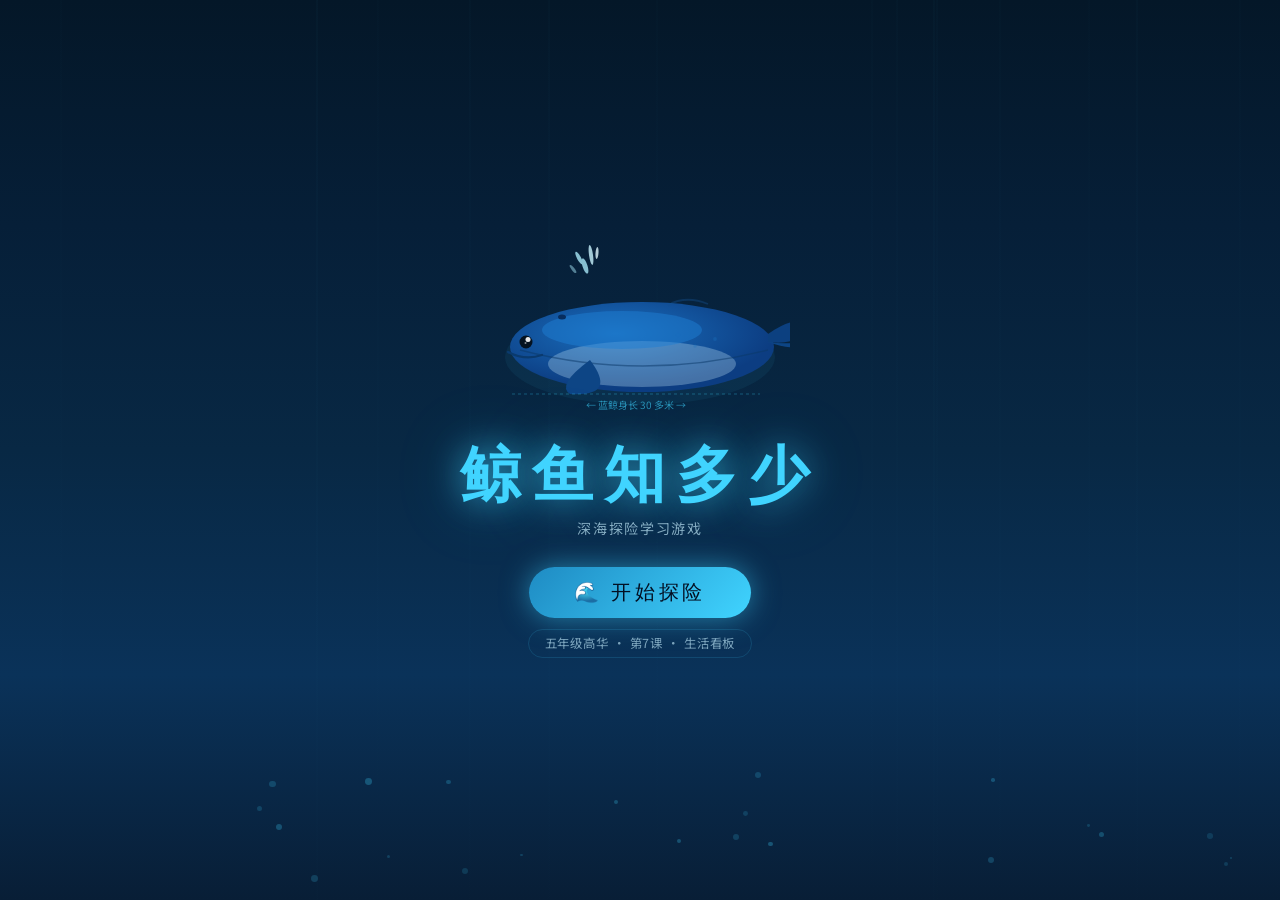
<file: index.html>
<!DOCTYPE html>
<html lang="zh-CN">
<head>
<meta charset="UTF-8">
<meta name="viewport" content="width=device-width, initial-scale=1.0">
<title>鲸鱼知多少 · 深海探险</title>
<link href="https://fonts.googleapis.com/css2?family=ZCOOL+XiaoWei&family=Noto+Serif+SC:wght@400;700&family=Noto+Sans+SC:wght@400;500;700&display=swap" rel="stylesheet">
<style>
:root{
  --abyss:#030f22;--deep:#06213d;--ocean:#0b3d6b;
  --mid:#1565a0;--surf:#1e8bc3;--glow:#40d4ff;
  --foam:#c8f0ff;--sun:#ffd84d;--coral:#ff7c5e;
  --green:#3ecfa0;--white:#f0faff;--purple:#9b6dff;
}
*{box-sizing:border-box;margin:0;padding:0;}
html,body{height:100%;overflow:hidden;}
body{font-family:'Noto Sans SC',sans-serif;background:var(--abyss);color:var(--white);height:100vh;overflow:hidden;}

/* ── BG ── */
#ocean-bg{position:fixed;inset:0;z-index:0;background:linear-gradient(180deg,#041728 0%,#061f38 25%,#082844 50%,#0a3259 75%,#081e36 100%);overflow:hidden;}
.ray{position:absolute;top:-10%;width:2px;height:130%;background:linear-gradient(180deg,rgba(64,212,255,0.1),transparent);transform-origin:top center;animation:sway ease-in-out infinite;}
@keyframes sway{0%,100%{transform:rotate(-10deg);}50%{transform:rotate(10deg);}}
.bub{position:absolute;border-radius:50%;background:rgba(64,212,255,0.4);animation:rise linear infinite;}
@keyframes rise{0%{transform:translateY(0);opacity:0;}15%{opacity:.7;}85%{opacity:.3;}100%{transform:translateY(-110vh);opacity:0;}}

/* ── SCREENS ── */
.screen{position:relative;z-index:10;display:none;flex-direction:column;align-items:center;height:100vh;overflow-y:auto;overflow-x:hidden;padding-bottom:2rem;}
.screen.active{display:flex;}
.screen::-webkit-scrollbar{width:4px;}
.screen::-webkit-scrollbar-thumb{background:rgba(64,212,255,0.25);border-radius:2px;}

/* ══════ TITLE ══════ */
#s-title{justify-content:center;text-align:center;padding:1rem;}
.title-whale{width:min(300px,82vw);margin:0 auto 1.2rem;animation:bob 5s ease-in-out infinite;}
@keyframes bob{0%,100%{transform:translateY(0);}50%{transform:translateY(-12px);}}
.title-h1{font-family:'ZCOOL XiaoWei',serif;font-size:clamp(2.2rem,8vw,3.8rem);color:var(--glow);text-shadow:0 0 35px rgba(64,212,255,.65),0 0 70px rgba(64,212,255,.25);letter-spacing:.18em;line-height:1.15;}
.title-sub{font-size:.88rem;color:var(--foam);opacity:.65;margin:.4rem 0 1.8rem;letter-spacing:.12em;}
.btn-start{font-family:'ZCOOL XiaoWei',serif;font-size:1.25rem;letter-spacing:.18em;padding:.75rem 2.8rem;border-radius:3rem;border:none;background:linear-gradient(135deg,var(--surf),var(--glow));color:var(--abyss);cursor:pointer;box-shadow:0 0 28px rgba(64,212,255,.5);animation:glow-pulse 2.5s ease-in-out infinite;transition:transform .2s;}
@keyframes glow-pulse{0%,100%{box-shadow:0 0 28px rgba(64,212,255,.5);}50%{box-shadow:0 0 50px rgba(64,212,255,.9);}}
.btn-start:hover{transform:scale(1.05);}
.badge-grade{display:inline-block;margin-top:.7rem;font-size:.78rem;padding:.28rem 1rem;border-radius:1rem;border:1px solid rgba(64,212,255,.25);color:var(--foam);opacity:.6;letter-spacing:.07em;}

/* ══════ SHARED HEADER ══════ */
.top-bar{width:100%;background:rgba(3,12,30,.96);padding:.6rem 1rem;display:flex;align-items:center;gap:.7rem;border-bottom:1px solid rgba(64,212,255,.12);position:sticky;top:0;z-index:30;backdrop-filter:blur(8px);}
.btn-back{font-family:'Noto Sans SC',sans-serif;font-size:.82rem;padding:.32rem .8rem;border-radius:1rem;border:1px solid rgba(64,212,255,.28);background:rgba(64,212,255,.08);color:var(--glow);cursor:pointer;transition:.2s;}
.btn-back:hover{background:rgba(64,212,255,.2);}
.bar-title{font-family:'ZCOOL XiaoWei',serif;font-size:1.05rem;color:var(--glow);}
.bar-xp{display:flex;align-items:center;gap:.45rem;margin-left:auto;}
.xp-track{width:90px;height:7px;background:rgba(64,212,255,.12);border-radius:4px;overflow:hidden;}
.xp-fill{height:100%;background:linear-gradient(90deg,var(--surf),var(--glow));border-radius:4px;transition:width .6s ease;}
.xp-val{font-size:.8rem;color:var(--sun);font-weight:700;white-space:nowrap;}

/* ══════ MAP ══════ */
#s-map{padding-top:0;}
.map-body{width:100%;max-width:700px;margin:0 auto;padding:1rem;}
/* path connector */
.map-path-svg{width:100%;height:60px;display:block;margin:-10px 0;}
.map-grid{display:grid;grid-template-columns:repeat(2,1fr);gap:1rem;}
.map-node{background:rgba(11,61,107,.55);border:1.5px solid rgba(64,212,255,.18);border-radius:1.2rem;padding:1.1rem .9rem;text-align:center;cursor:pointer;transition:all .3s;backdrop-filter:blur(6px);position:relative;overflow:hidden;}
.map-node::before{content:'';position:absolute;inset:0;background:radial-gradient(circle at 50% 0%,rgba(64,212,255,.07),transparent 70%);}
.map-node:hover:not(.locked){border-color:var(--glow);box-shadow:0 6px 28px rgba(64,212,255,.22);transform:translateY(-4px);}
.map-node.locked{opacity:.4;cursor:not-allowed;filter:grayscale(.7);}
.map-node.done{border-color:var(--green);box-shadow:0 0 16px rgba(62,207,160,.18);}
.node-icon{font-size:2.6rem;margin-bottom:.45rem;display:block;}
.node-label{font-family:'Noto Serif SC',serif;font-size:.92rem;font-weight:700;color:var(--glow);margin-bottom:.2rem;}
.node-hint{font-size:.7rem;color:var(--foam);opacity:.65;line-height:1.5;}
.node-badge{position:absolute;top:.45rem;right:.45rem;font-size:.68rem;padding:.16rem .48rem;border-radius:.45rem;font-weight:700;}
.nb-new{background:rgba(255,216,77,.2);color:var(--sun);border:1px solid rgba(255,216,77,.4);animation:nb-blink 1.6s ease-in-out infinite;}
@keyframes nb-blink{0%,100%{opacity:1;}50%{opacity:.45;}}
.nb-done{background:rgba(62,207,160,.2);color:var(--green);border:1px solid rgba(62,207,160,.4);}
.nb-lock{background:rgba(255,255,255,.07);color:var(--foam);opacity:.45;}
.node-stars{font-size:.95rem;margin-top:.35rem;}
/* total stars display */
.map-total{display:flex;align-items:center;justify-content:center;gap:.5rem;margin-top:.8rem;padding:.55rem 1.2rem;background:rgba(64,212,255,.06);border:1px solid rgba(64,212,255,.15);border-radius:1rem;}
.map-total-label{font-size:.82rem;color:var(--foam);opacity:.7;}
.map-total-stars{font-size:1rem;color:var(--sun);}

/* ══════ LESSON ══════ */
#s-lesson{padding-top:0;}
.slide-wrap{width:100%;max-width:680px;margin:0 auto;padding:1rem 1rem 0;}
.slide{display:none;animation:fadeSlide .35s ease;}
.slide.active{display:block;}
@keyframes fadeSlide{from{opacity:0;transform:translateX(22px);}to{opacity:1;transform:translateX(0);}}
.slide-art{width:100%;border-radius:1.3rem;overflow:hidden;border:1px solid rgba(64,212,255,.18);margin-bottom:.9rem;display:block;}
.slide-head{font-family:'ZCOOL XiaoWei',serif;font-size:1.35rem;color:var(--glow);letter-spacing:.1em;margin-bottom:.5rem;}
.slide-body{font-family:'Noto Serif SC',serif;font-size:.93rem;line-height:2;color:var(--foam);}
.slide-body strong{color:var(--sun);}
.num-tag{display:inline-block;background:rgba(64,212,255,.14);border:1px solid rgba(64,212,255,.32);border-radius:.38rem;padding:.04rem .42rem;font-weight:700;color:var(--glow);font-size:1.02em;}
.slide-footer{display:flex;align-items:center;justify-content:space-between;padding:.9rem 0 1rem;gap:.6rem;}
.btn-prev{font-family:'Noto Sans SC',sans-serif;font-size:.88rem;font-weight:700;padding:.55rem 1.4rem;border-radius:2rem;border:1.5px solid rgba(64,212,255,.22);background:rgba(64,212,255,.08);color:var(--foam);cursor:pointer;transition:.2s;}
.btn-prev:hover{background:rgba(64,212,255,.18);}
.btn-next{font-family:'Noto Sans SC',sans-serif;font-size:.88rem;font-weight:700;padding:.55rem 1.6rem;border-radius:2rem;border:none;background:linear-gradient(135deg,var(--surf),var(--glow));color:var(--abyss);cursor:pointer;box-shadow:0 3px 14px rgba(64,212,255,.38);transition:.2s;}
.btn-next:hover{transform:scale(1.04);}
.dots{display:flex;gap:.38rem;}
.dot{width:7px;height:7px;border-radius:50%;background:rgba(64,212,255,.22);transition:.3s;}
.dot.on{background:var(--glow);box-shadow:0 0 7px var(--glow);}

/* ══════ VOCAB (Word-Definition Match) ══════ */
#s-vocab{padding-top:0;}
.vocab-body{width:100%;max-width:640px;margin:0 auto;padding:1rem;}
.vocab-art{width:100%;border-radius:1.2rem;overflow:hidden;border:1px solid rgba(64,212,255,.15);margin-bottom:.9rem;}
.vocab-progress{display:flex;justify-content:space-between;align-items:center;margin-bottom:.8rem;}
.vp-label{font-size:.8rem;color:var(--foam);opacity:.65;}
.vp-score{font-size:.85rem;color:var(--sun);font-weight:700;}
.vocab-card{background:rgba(6,33,61,.85);border:1.5px solid rgba(64,212,255,.22);border-radius:1.15rem;padding:1.2rem 1.1rem;backdrop-filter:blur(8px);min-height:100px;margin-bottom:.85rem;}
.vc-qnum{font-size:.73rem;color:var(--glow);opacity:.55;margin-bottom:.45rem;letter-spacing:.07em;}
.vc-def{font-family:'Noto Serif SC',serif;font-size:1rem;line-height:1.9;color:var(--foam);}
.vc-example{font-size:.8rem;color:var(--sun);margin-top:.45rem;line-height:1.65;font-style:italic;}
.vocab-hint{font-size:.78rem;color:var(--foam);opacity:.55;text-align:center;margin-bottom:.55rem;}
.word-bank{display:flex;flex-wrap:wrap;gap:.5rem;justify-content:center;margin-bottom:.7rem;}
.word-chip{font-family:'ZCOOL XiaoWei',serif;font-size:1.05rem;padding:.42rem 1rem;border-radius:2rem;border:2px solid rgba(64,212,255,.28);background:rgba(11,61,107,.6);color:var(--glow);cursor:pointer;transition:.2s;user-select:none;position:relative;}
.word-chip:hover{border-color:var(--glow);box-shadow:0 0 14px rgba(64,212,255,.28);transform:scale(1.04);}
.word-chip.used{opacity:.2;pointer-events:none;}
.word-chip.shake{animation:shake .32s ease;}
@keyframes shake{0%,100%{transform:translateX(0);}25%{transform:translateX(-5px);}75%{transform:translateX(5px);}}
.vocab-fb{padding:.65rem 1rem;border-radius:.8rem;font-size:.87rem;line-height:1.7;display:none;margin-bottom:.4rem;}
.vocab-fb.show{display:block;}
.vocab-fb.ok{background:rgba(62,207,160,.1);border:1px solid rgba(62,207,160,.35);color:#b0f0da;}
.vocab-fb.no{background:rgba(255,124,94,.1);border:1px solid rgba(255,124,94,.35);color:#ffcfc5;}

/* ══════ FILL-BLANK ══════ */
#s-fill{padding-top:0;}
.fill-body{width:100%;max-width:640px;margin:0 auto;padding:1rem;}
.fill-art{width:100%;border-radius:1.2rem;overflow:hidden;border:1px solid rgba(64,212,255,.15);margin-bottom:.9rem;}
.fill-card{background:rgba(6,33,61,.85);border:1.5px solid rgba(64,212,255,.22);border-radius:1.15rem;padding:1.3rem 1.1rem;backdrop-filter:blur(8px);margin-bottom:.85rem;}
.fc-num{font-size:.73rem;color:var(--glow);opacity:.55;margin-bottom:.45rem;letter-spacing:.07em;}
.fc-sentence{font-family:'Noto Serif SC',serif;font-size:1rem;line-height:2.1;color:var(--foam);margin-bottom:.8rem;}
.blank-input{background:rgba(11,61,107,.7);border:1.5px solid rgba(64,212,255,.3);border-radius:.6rem;padding:.35rem .7rem;font-family:'Noto Sans SC',sans-serif;font-size:.95rem;color:var(--white);outline:none;transition:.2s;width:7em;text-align:center;display:inline-block;vertical-align:middle;}
.blank-input:focus{border-color:var(--glow);box-shadow:0 0 12px rgba(64,212,255,.2);}
.blank-input.ok{border-color:var(--green);background:rgba(62,207,160,.1);color:#b0f0da;}
.blank-input.wrong{border-color:var(--coral);background:rgba(255,124,94,.1);color:#ffcfc5;}
.fill-bank{display:flex;flex-wrap:wrap;gap:.5rem;margin-bottom:.7rem;}
.fill-chip{font-family:'ZCOOL XiaoWei',serif;font-size:1rem;padding:.38rem .9rem;border-radius:2rem;border:2px solid rgba(64,212,255,.25);background:rgba(11,61,107,.55);color:var(--glow);cursor:pointer;transition:.2s;user-select:none;}
.fill-chip:hover{border-color:var(--glow);transform:scale(1.04);}
.fill-chip.used{opacity:.2;pointer-events:none;text-decoration:line-through;}
.fill-hint{font-size:.78rem;color:var(--foam);opacity:.55;text-align:center;margin-bottom:.5rem;}
.fill-row{display:flex;gap:.6rem;align-items:center;margin-top:.7rem;}
.btn-check{font-family:'Noto Sans SC',sans-serif;font-weight:700;font-size:.9rem;padding:.58rem 1.5rem;border-radius:.8rem;border:none;background:linear-gradient(135deg,var(--surf),var(--glow));color:var(--abyss);cursor:pointer;transition:.2s;}
.btn-check:hover{transform:scale(1.04);}
.fill-fb{padding:.65rem 1rem;border-radius:.8rem;font-size:.87rem;line-height:1.7;display:none;margin-top:.5rem;}
.fill-fb.show{display:block;}
.fill-fb.ok{background:rgba(62,207,160,.1);border:1px solid rgba(62,207,160,.35);color:#b0f0da;}
.fill-fb.no{background:rgba(255,124,94,.1);border:1px solid rgba(255,124,94,.35);color:#ffcfc5;}
.fill-score-row{display:flex;justify-content:space-between;align-items:center;margin-bottom:.75rem;}
.fill-score{font-size:.82rem;color:var(--sun);}
.btn-skip{font-size:.78rem;padding:.28rem .85rem;border-radius:1rem;border:1px solid rgba(64,212,255,.22);background:transparent;color:var(--foam);cursor:pointer;transition:.2s;font-family:'Noto Sans SC',sans-serif;}
.btn-skip:hover{border-color:var(--glow);color:var(--glow);}
.btn-next-fill{display:none;font-family:'Noto Sans SC',sans-serif;font-weight:700;font-size:.88rem;padding:.55rem 1.6rem;border-radius:2rem;border:none;background:linear-gradient(135deg,var(--surf),var(--glow));color:var(--abyss);cursor:pointer;box-shadow:0 3px 14px rgba(64,212,255,.35);transition:.2s;margin-top:.7rem;}
.btn-next-fill:hover{transform:scale(1.04);}
.btn-next-fill.show{display:inline-block;}

/* ══════ MATCH ══════ */
#s-match{padding-top:0;}
.match-body{width:100%;max-width:640px;margin:0 auto;padding:1rem;}
.match-art{width:100%;border-radius:1.2rem;overflow:hidden;border:1px solid rgba(64,212,255,.15);margin-bottom:.9rem;}
.match-stat-bar{display:flex;justify-content:space-between;align-items:center;margin-bottom:.8rem;}
.match-stat{font-size:.82rem;color:var(--sun);}
.btn-reset{font-size:.78rem;padding:.28rem .85rem;border-radius:1rem;border:1px solid rgba(64,212,255,.22);background:transparent;color:var(--foam);cursor:pointer;transition:.2s;font-family:'Noto Sans SC',sans-serif;}
.btn-reset:hover{border-color:var(--glow);color:var(--glow);}
.match-cols{display:grid;grid-template-columns:1fr 1fr;gap:.9rem;}
.col-head{font-size:.75rem;color:var(--glow);letter-spacing:.1em;text-align:center;margin-bottom:.45rem;opacity:.65;}
.col-items{display:flex;flex-direction:column;gap:.45rem;}
.match-chip{font-family:'Noto Sans SC',sans-serif;font-size:.82rem;padding:.58rem .75rem;border-radius:.7rem;text-align:center;border:1.5px solid rgba(64,212,255,.18);background:rgba(11,61,107,.55);color:var(--foam);cursor:pointer;transition:.2s;line-height:1.5;user-select:none;}
.match-chip:hover{border-color:var(--glow);color:var(--white);}
.match-chip.sel{border-color:var(--sun);background:rgba(255,216,77,.13);color:var(--sun);}
.match-chip.ok{border-color:var(--green);background:rgba(62,207,160,.1);color:#b0f0da;pointer-events:none;}
.match-chip.err{border-color:var(--coral);background:rgba(255,124,94,.1);color:#ffcfc5;animation:shake .32s ease;}
.match-fb{text-align:center;margin-top:.85rem;font-size:.9rem;min-height:1.4rem;}

/* ══════ QUIZ ══════ */
#s-quiz{padding-top:0;}
.quiz-bar{display:flex;align-items:center;gap:.7rem;}
.qprog-wrap{flex:1;height:7px;background:rgba(64,212,255,.12);border-radius:4px;overflow:hidden;}
.qprog-fill{height:100%;background:linear-gradient(90deg,var(--surf),var(--glow));transition:width .5s;}
.q-score{font-size:.82rem;color:var(--sun);font-weight:700;white-space:nowrap;}
.quiz-body{width:100%;max-width:640px;margin:0 auto;padding:1rem;}
.q-art{width:100%;border-radius:1.2rem;overflow:hidden;border:1px solid rgba(64,212,255,.15);margin-bottom:.9rem;display:block;}
.q-card{background:rgba(6,33,61,.85);border:1.5px solid rgba(64,212,255,.2);border-radius:1.2rem;padding:1.3rem 1.1rem;backdrop-filter:blur(8px);}
.q-num{font-size:.73rem;color:var(--glow);opacity:.55;margin-bottom:.5rem;letter-spacing:.07em;}
.q-stem{font-family:'Noto Serif SC',serif;font-size:1rem;line-height:1.9;color:var(--white);margin-bottom:1rem;}
.q-opts{display:grid;gap:.55rem;}
.q-opt{font-family:'Noto Sans SC',sans-serif;font-size:.88rem;text-align:left;padding:.65rem .95rem;border-radius:.75rem;border:1.5px solid rgba(64,212,255,.18);background:rgba(21,101,160,.15);color:var(--foam);cursor:pointer;transition:.2s;line-height:1.55;}
.q-opt:hover:not(:disabled){border-color:var(--glow);background:rgba(64,212,255,.13);color:var(--white);}
.q-opt.correct{border-color:var(--green);background:rgba(62,207,160,.16);color:#b0f0da;}
.q-opt.wrong{border-color:var(--coral);background:rgba(255,124,94,.16);color:#ffcfc5;}
.q-opt:disabled{cursor:default;}
.q-fb{padding:.8rem 1rem;border-radius:.8rem;font-size:.87rem;line-height:1.75;margin-top:.85rem;display:none;}
.q-fb.show{display:block;}
.q-fb.ok{background:rgba(62,207,160,.1);border:1px solid rgba(62,207,160,.32);color:#b0f0da;}
.q-fb.no{background:rgba(255,124,94,.1);border:1px solid rgba(255,124,94,.32);color:#ffcfc5;}
.btn-next-q{display:none;margin-top:.85rem;font-family:'Noto Sans SC',sans-serif;font-weight:700;font-size:.92rem;padding:.62rem 1.8rem;border-radius:2rem;border:none;background:linear-gradient(135deg,var(--surf),var(--glow));color:var(--abyss);cursor:pointer;box-shadow:0 3px 14px rgba(64,212,255,.38);transition:.2s;}
.btn-next-q:hover{transform:scale(1.04);}
.btn-next-q.show{display:inline-block;}

/* ══════ RESULT OVERLAY ══════ */
.overlay{display:none;position:fixed;inset:0;z-index:100;background:rgba(2,8,22,.9);backdrop-filter:blur(7px);align-items:center;justify-content:center;}
.overlay.show{display:flex;animation:fadeIn .35s ease;}
@keyframes fadeIn{from{opacity:0;}to{opacity:1;}}
.result-box{background:linear-gradient(160deg,var(--deep),var(--ocean));border:1.5px solid rgba(64,212,255,.32);border-radius:1.5rem;padding:2.2rem 1.8rem;text-align:center;max-width:360px;width:92%;box-shadow:0 20px 60px rgba(0,0,0,.55);animation:pop .4s cubic-bezier(.34,1.56,.64,1);}
@keyframes pop{from{transform:scale(.7);opacity:0;}to{transform:scale(1);opacity:1;}}
.res-whale{font-size:3.8rem;animation:bob 3s ease-in-out infinite;display:block;margin-bottom:.5rem;}
.res-title{font-family:'ZCOOL XiaoWei',serif;font-size:1.75rem;color:var(--glow);margin-bottom:.3rem;}
.res-pts{font-size:2.4rem;font-weight:700;color:var(--sun);margin:.3rem 0;}
.res-stars{font-size:1.5rem;margin:.4rem 0;}
.res-msg{font-size:.88rem;color:var(--foam);opacity:.8;margin:.5rem 0 1.4rem;line-height:1.7;}
.res-btns{display:flex;gap:.75rem;justify-content:center;flex-wrap:wrap;}
.btn-res-main{font-family:'Noto Sans SC',sans-serif;font-weight:700;font-size:.9rem;padding:.6rem 1.5rem;border-radius:2rem;border:none;background:linear-gradient(135deg,var(--surf),var(--glow));color:var(--abyss);cursor:pointer;box-shadow:0 3px 14px rgba(64,212,255,.38);transition:.2s;}
.btn-res-main:hover{transform:scale(1.05);}
.btn-res-sec{font-family:'Noto Sans SC',sans-serif;font-weight:700;font-size:.9rem;padding:.6rem 1.5rem;border-radius:2rem;border:1.5px solid rgba(64,212,255,.28);background:transparent;color:var(--foam);cursor:pointer;transition:.2s;}
.btn-res-sec:hover{border-color:var(--glow);color:var(--glow);}

/* ══════ GRAND FINALE OVERLAY ══════ */
.finale-overlay{display:none;position:fixed;inset:0;z-index:110;background:rgba(2,5,15,.95);align-items:center;justify-content:center;flex-direction:column;text-align:center;padding:1.5rem;}
.finale-overlay.show{display:flex;animation:fadeIn .5s ease;}
.finale-confetti{position:absolute;inset:0;pointer-events:none;overflow:hidden;}
.conf-piece{position:absolute;border-radius:2px;animation:conf-fall linear infinite;}
@keyframes conf-fall{0%{transform:translateY(-20px) rotate(0deg);opacity:1;}100%{transform:translateY(110vh) rotate(720deg);opacity:0;}}
.finale-whale{font-size:5rem;animation:bob 3s ease-in-out infinite;display:block;margin-bottom:.8rem;}
.finale-title{font-family:'ZCOOL XiaoWei',serif;font-size:clamp(1.8rem,7vw,3rem);color:var(--glow);text-shadow:0 0 30px rgba(64,212,255,.7);letter-spacing:.15em;margin-bottom:.5rem;}
.finale-sub{font-size:clamp(1rem,3vw,1.3rem);color:var(--sun);font-family:'Noto Serif SC',serif;margin-bottom:.8rem;}
.finale-stars{font-size:2rem;margin:.5rem 0 1rem;letter-spacing:.2em;}
.finale-badge{display:inline-block;padding:.6rem 2rem;border-radius:2rem;background:rgba(64,212,255,.12);border:1.5px solid rgba(64,212,255,.4);color:var(--foam);font-size:.9rem;margin-bottom:1.5rem;line-height:1.7;}
.btn-finale-replay{font-family:'ZCOOL XiaoWei',serif;font-size:1.15rem;letter-spacing:.15em;padding:.7rem 2.5rem;border-radius:3rem;border:none;background:linear-gradient(135deg,var(--surf),var(--glow));color:var(--abyss);cursor:pointer;box-shadow:0 0 24px rgba(64,212,255,.5);transition:.2s;}
.btn-finale-replay:hover{transform:scale(1.06);}

/* ── util ── */
.hidden{display:none!important;}
</style>
</head>
<body>

<div id="ocean-bg"></div>

<!-- ══ TITLE ══ -->
<div class="screen active" id="s-title">
  <div class="title-whale">
    <svg viewBox="0 0 300 175" xmlns="http://www.w3.org/2000/svg">
      <defs>
        <radialGradient id="wg" cx="40%" cy="35%" r="60%">
          <stop offset="0%" stop-color="#1a6fbe"/>
          <stop offset="100%" stop-color="#0c3d82"/>
        </radialGradient>
      </defs>
      <!-- glow halo -->
      <ellipse cx="150" cy="115" rx="135" ry="48" fill="rgba(64,212,255,0.06)"/>
      <!-- spray -->
      <g opacity="0.8">
        <ellipse cx="95" cy="24" rx="2.5" ry="8" fill="#a8e8f8" transform="rotate(-18,95,24)"/>
        <ellipse cx="101" cy="13" rx="2" ry="10" fill="#c8f4ff" transform="rotate(-8,101,13)"/>
        <ellipse cx="89" cy="16" rx="2" ry="7" fill="#a8e8f8" transform="rotate(-28,89,16)"/>
        <ellipse cx="107" cy="11" rx="1.5" ry="6" fill="#dff7ff" transform="rotate(4,107,11)"/>
        <ellipse cx="83" cy="27" rx="1.5" ry="5" fill="#a8e8f8" transform="rotate(-38,83,27)" opacity="0.6"/>
      </g>
      <!-- body -->
      <ellipse cx="152" cy="105" rx="132" ry="45" fill="url(#wg)"/>
      <!-- belly -->
      <ellipse cx="152" cy="122" rx="94" ry="23" fill="#c8e8f8" opacity="0.3"/>
      <!-- highlight -->
      <ellipse cx="132" cy="88" rx="80" ry="19" fill="#1e7fd4" opacity="0.5"/>
      <!-- body stripe -->
      <path d="M30 108 Q152 140 278 108" stroke="#0b3868" stroke-width="1.3" fill="none" opacity="0.5"/>
      <!-- eye -->
      <circle cx="36" cy="100" r="6.5" fill="#041220"/>
      <circle cx="38" cy="97.5" r="2.5" fill="white" opacity="0.9"/>
      <circle cx="35.5" cy="101" r="1" fill="white" opacity="0.5"/>
      <!-- blowhole -->
      <ellipse cx="72" cy="75" rx="4" ry="2.5" fill="#072d5e"/>
      <!-- mouth smile -->
      <path d="M18 110 Q35 119 52 113" stroke="#0a3a6e" stroke-width="2.3" fill="none" stroke-linecap="round"/>
      <!-- pec fin -->
      <path d="M100 118 Q128 155 80 152 Q66 143 100 118Z" fill="#0d4585"/>
      <!-- dorsal hint -->
      <path d="M178 63 Q196 53 218 62" stroke="#155090" stroke-width="1.8" fill="none" opacity="0.4"/>
      <!-- tail -->
      <path d="M278 92 Q310 70 314 88 Q306 104 278 100Z" fill="#0c4080"/>
      <path d="M278 100 Q310 112 312 96 Q306 104 278 100Z" fill="#0d4585"/>
      <!-- spots -->
      <circle cx="188" cy="93" r="2.2" fill="#1a6fbe" opacity="0.4"/>
      <circle cx="205" cy="104" r="1.7" fill="#1a6fbe" opacity="0.3"/>
      <circle cx="225" cy="97" r="1.9" fill="#1a6fbe" opacity="0.35"/>
      <!-- size bar -->
      <line x1="22" y1="152" x2="270" y2="152" stroke="rgba(64,212,255,0.3)" stroke-width="1" stroke-dasharray="3,3"/>
      <text x="146" y="167" text-anchor="middle" fill="rgba(64,212,255,0.6)" font-size="10" font-family="'Noto Sans SC',sans-serif">← 蓝鲸身长 30 多米 →</text>
    </svg>
  </div>
  <h1 class="title-h1">鲸鱼知多少</h1>
  <p class="title-sub">深海探险学习游戏</p>
  <button class="btn-start" onclick="goMap()">🌊 开始探险</button>
  <span class="badge-grade">五年级高华 · 第7课 · 生活看板</span>
</div>

<!-- ══ MAP ══ -->
<div class="screen" id="s-map">
  <div class="top-bar">
    <span class="bar-title">🗺 深海探险地图</span>
    <div class="bar-xp">
      <div class="xp-track"><div class="xp-fill" id="xp-fill" style="width:0%"></div></div>
      <span class="xp-val" id="xp-val">0 XP</span>
    </div>
  </div>
  <div class="map-body">
    <!-- SVG connector path -->
    <svg class="map-path-svg" viewBox="0 0 640 60" xmlns="http://www.w3.org/2000/svg" style="margin-bottom:0;">
      <path d="M160 10 Q320 55 480 10" stroke="rgba(64,212,255,0.18)" stroke-width="2" fill="none" stroke-dasharray="6,4"/>
      <path d="M160 10 Q320 5 480 10" stroke="rgba(64,212,255,0.08)" stroke-width="1" fill="none"/>
      <!-- little fish along path -->
      <g transform="translate(240,32)" opacity="0.4">
        <ellipse cx="0" cy="0" rx="10" ry="4" fill="#2a8fcc"/>
        <circle cx="6" cy="-1" r="1.5" fill="#041220"/>
      </g>
      <g transform="translate(400,30) scale(-1,1)" opacity="0.35">
        <ellipse cx="0" cy="0" rx="9" ry="3.5" fill="#2a8fcc"/>
        <circle cx="5" cy="-1" r="1.3" fill="#041220"/>
      </g>
    </svg>
    <div class="map-grid">
      <div class="map-node" id="mn-lesson" onclick="if(!this.classList.contains('locked'))goLesson()">
        <div class="node-badge nb-new" id="nb-lesson">NEW</div>
        <span class="node-icon">📖</span>
        <div class="node-label">鲸鱼图鉴</div>
        <div class="node-hint">图文并茂认识鲸鱼</div>
        <div class="node-stars" id="ns-lesson">☆☆☆</div>
      </div>
      <div class="map-node locked" id="mn-vocab" onclick="if(!this.classList.contains('locked'))goVocab()">
        <div class="node-badge nb-lock" id="nb-vocab">🔒</div>
        <span class="node-icon">🐟</span>
        <div class="node-label">词语捕捞</div>
        <div class="node-hint">看意思猜词语</div>
        <div class="node-stars" id="ns-vocab">☆☆☆</div>
      </div>
      <div class="map-node locked" id="mn-fill" onclick="if(!this.classList.contains('locked'))goFill()">
        <div class="node-badge nb-lock" id="nb-fill">🔒</div>
        <span class="node-icon">✏️</span>
        <div class="node-label">填词闯关</div>
        <div class="node-hint">把词语填入句子</div>
        <div class="node-stars" id="ns-fill">☆☆☆</div>
      </div>
      <div class="map-node locked" id="mn-match" onclick="if(!this.classList.contains('locked'))goMatch()">
        <div class="node-badge nb-lock" id="nb-match">🔒</div>
        <span class="node-icon">🔗</span>
        <div class="node-label">配对深潜</div>
        <div class="node-hint">连接词语和意思</div>
        <div class="node-stars" id="ns-match">☆☆☆</div>
      </div>
      <div class="map-node locked" id="mn-quiz" onclick="if(!this.classList.contains('locked'))goQuiz()" style="grid-column:1/-1;max-width:320px;margin:0 auto;width:100%;">
        <div class="node-badge nb-lock" id="nb-quiz">🔒</div>
        <span class="node-icon">🎯</span>
        <div class="node-label">智力总挑战</div>
        <div class="node-hint">综合测试你的鲸鱼知识</div>
        <div class="node-stars" id="ns-quiz">☆☆☆</div>
      </div>
    </div>
    <div class="map-total">
      <span class="map-total-label">总星星：</span>
      <span class="map-total-stars" id="total-stars">☆☆☆☆☆☆☆☆☆☆☆☆☆☆☆</span>
      <span style="font-size:.78rem;color:var(--foam);opacity:.5;" id="total-count">0 / 15</span>
    </div>
  </div>
</div>

<!-- ══ LESSON ══ -->
<div class="screen" id="s-lesson">
  <div class="top-bar">
    <button class="btn-back" onclick="goMap()">← 返回</button>
    <span class="bar-title">📖 鲸鱼图鉴</span>
    <span style="font-size:.75rem;color:var(--foam);opacity:.55;margin-left:auto;" id="slide-prog">1 / 6</span>
  </div>
  <div class="slide-wrap" id="slides-container">
    <!-- slides injected by JS -->
  </div>
  <div style="width:100%;max-width:680px;margin:0 auto;padding:0 1rem 1rem;">
    <div class="slide-footer">
      <button class="btn-prev" id="btn-prev" onclick="prevSlide()" style="visibility:hidden">← 上一页</button>
      <div class="dots" id="slide-dots"></div>
      <button class="btn-next" id="btn-next" onclick="nextSlide()">下一页 →</button>
    </div>
  </div>
</div>

<!-- ══ VOCAB ══ -->
<div class="screen" id="s-vocab">
  <div class="top-bar">
    <button class="btn-back" onclick="goMap()">← 返回</button>
    <span class="bar-title">🐟 词语捕捞</span>
  </div>
  <div class="vocab-body">
    <svg class="vocab-art" viewBox="0 0 640 100" xmlns="http://www.w3.org/2000/svg">
      <defs><linearGradient id="vbg" x1="0" y1="0" x2="0" y2="1"><stop offset="0%" stop-color="#03121e"/><stop offset="100%" stop-color="#071e30"/></linearGradient></defs>
      <rect width="640" height="100" fill="url(#vbg)"/>
      <!-- fish swimming left-right -->
      <g transform="translate(80,50)"><ellipse cx="0" cy="0" rx="22" ry="8" fill="#2a8fcc" opacity="0.75"/><path d="-22 0 Q-32 -8 -34 0 Q-32 8 -22 0Z" fill="#2a8fcc" opacity="0.75"/><circle cx="12" cy="-2" r="3" fill="#041220"/><circle cx="13" cy="-3" r="1" fill="white" opacity="0.7"/></g>
      <g transform="translate(200,35) scale(.8)"><ellipse cx="0" cy="0" rx="22" ry="8" fill="#1e7abc" opacity="0.6"/><path d="-22 0 Q-32 -8 -34 0 Q-32 8 -22 0Z" fill="#1e7abc" opacity="0.6"/><circle cx="12" cy="-2" r="3" fill="#041220"/></g>
      <g transform="translate(420,62) scale(.9) scale(-1,1)"><ellipse cx="0" cy="0" rx="22" ry="8" fill="#2a8fcc" opacity="0.65"/><path d="-22 0 Q-32 -8 -34 0 Q-32 8 -22 0Z" fill="#2a8fcc" opacity="0.65"/><circle cx="12" cy="-2" r="3" fill="#041220"/></g>
      <g transform="translate(560,40) scale(.75) scale(-1,1)"><ellipse cx="0" cy="0" rx="22" ry="8" fill="#1a6db5" opacity="0.55"/><path d="-22 0 Q-32 -8 -34 0 Q-32 8 -22 0Z" fill="#1a6db5" opacity="0.55"/><circle cx="12" cy="-2" r="3" fill="#041220"/></g>
      <!-- seaweed -->
      <path d="M310 100 Q298 75 310 55 Q322 35 310 15" stroke="rgba(62,207,160,0.3)" stroke-width="3" fill="none"/>
      <path d="M330 100 Q342 70 330 48 Q318 30 330 10" stroke="rgba(62,207,160,0.22)" stroke-width="2.5" fill="none"/>
      <text x="320" y="92" text-anchor="middle" fill="rgba(200,240,255,0.4)" font-size="11" font-family="'Noto Sans SC',sans-serif">🐟 看词义，选词语！</text>
    </svg>
    <div class="vocab-progress">
      <span class="vp-label" id="vp-label">第 1 题 / 共 10 题</span>
      <span class="vp-score" id="vp-score">✅ 0 分</span>
    </div>
    <div class="vocab-card">
      <div class="vc-qnum" id="vc-qnum"></div>
      <div class="vc-def" id="vc-def"></div>
      <div class="vc-example" id="vc-ex"></div>
    </div>
    <p class="vocab-hint">👆 点击下方词语，选出正确的答案</p>
    <div class="word-bank" id="word-bank"></div>
    <div class="vocab-fb" id="vocab-fb"></div>
  </div>
</div>

<!-- ══ FILL-BLANK ══ -->
<div class="screen" id="s-fill">
  <div class="top-bar">
    <button class="btn-back" onclick="goMap()">← 返回</button>
    <span class="bar-title">✏️ 填词闯关</span>
  </div>
  <div class="fill-body">
    <svg class="fill-art" viewBox="0 0 640 100" xmlns="http://www.w3.org/2000/svg">
      <defs><linearGradient id="fbg" x1="0" y1="0" x2="0" y2="1"><stop offset="0%" stop-color="#03121e"/><stop offset="100%" stop-color="#071a2e"/></linearGradient></defs>
      <rect width="640" height="100" fill="url(#fbg)"/>
      <!-- pencil writing underwater motif -->
      <line x1="60" y1="75" x2="580" y2="75" stroke="rgba(64,212,255,0.12)" stroke-width="1" stroke-dasharray="4,3"/>
      <!-- whale small -->
      <g transform="translate(320,48)">
        <ellipse cx="0" cy="0" rx="95" ry="30" fill="#1255a0" opacity="0.8"/>
        <ellipse cx="-70" cy="2" rx="16" ry="14" fill="#103e85"/>
        <circle cx="-80" cy="-4" r="5.5" fill="#041220"/><circle cx="-78" cy="-6" r="2" fill="white" opacity="0.8"/>
        <ellipse cx="-58" cy="-18" rx="3.5" ry="2" fill="#40d4ff" opacity="0.8"/>
        <line x1="-58" y1="-20" x2="-61" y2="-34" stroke="#40d4ff" stroke-width="1.8" opacity="0.65"/>
        <line x1="-58" y1="-20" x2="-56" y2="-36" stroke="#a8e8f8" stroke-width="1.3" opacity="0.5"/>
        <path d="85 -8 Q104 -18 106 -5 Q100 3 85 1Z" fill="#0d4282"/>
        <path d="85 1 Q104 10 103 1 Q100 3 85 1Z" fill="#0e4a8a"/>
      </g>
      <text x="320" y="92" text-anchor="middle" fill="rgba(200,240,255,0.4)" font-size="11" font-family="'Noto Sans SC',sans-serif">✏️ 选词填入句子空白处！</text>
    </svg>
    <div class="fill-score-row">
      <span class="fill-score" id="fill-score-txt">得分：0 / 0</span>
      <button class="btn-skip" onclick="fillSkip()">跳过 →</button>
    </div>
    <div class="fill-card">
      <div class="fc-num" id="fc-num"></div>
      <div class="fc-sentence" id="fc-sentence"></div>
      <p class="fill-hint">从下方选词，点击填入空格</p>
      <div class="fill-bank" id="fill-bank"></div>
      <div class="fill-fb" id="fill-fb"></div>
      <button class="btn-next-fill" id="btn-next-fill" onclick="fillNext()">下一题 →</button>
    </div>
  </div>
</div>

<!-- ══ MATCH ══ -->
<div class="screen" id="s-match">
  <div class="top-bar">
    <button class="btn-back" onclick="goMap()">← 返回</button>
    <span class="bar-title">🔗 配对深潜</span>
    <button class="btn-reset" style="margin-left:auto" onclick="initMatch()">🔄 重玩</button>
  </div>
  <div class="match-body">
    <svg class="match-art" viewBox="0 0 640 105" xmlns="http://www.w3.org/2000/svg">
      <defs><linearGradient id="mbg" x1="0" y1="0" x2="0" y2="1"><stop offset="0%" stop-color="#041220"/><stop offset="100%" stop-color="#071c30"/></linearGradient></defs>
      <rect width="640" height="105" fill="url(#mbg)"/>
      <!-- coral reef bottom -->
      <path d="M0 85 Q40 72 80 80 Q120 88 160 78 Q200 68 240 76 Q280 84 320 74 Q360 64 400 72 Q440 80 480 70 Q520 60 560 68 Q600 76 640 66 L640 105 L0 105Z" fill="rgba(18,65,120,0.5)"/>
      <!-- corals -->
      <path d="M80 85 Q75 70 80 58 Q85 70 80 85Z" fill="rgba(255,124,94,0.4)" stroke="rgba(255,124,94,0.3)" stroke-width="1"/>
      <path d="M88 85 Q93 65 88 50 Q83 65 88 85Z" fill="rgba(255,124,94,0.35)" stroke="rgba(255,124,94,0.25)" stroke-width="1"/>
      <path d="M200 82 Q195 60 200 44" stroke="rgba(62,207,160,0.45)" stroke-width="3" fill="none"/>
      <path d="M214 80 Q219 58 214 42" stroke="rgba(62,207,160,0.35)" stroke-width="2.5" fill="none"/>
      <path d="M480 80 Q475 58 480 42" stroke="rgba(62,207,160,0.4)" stroke-width="3" fill="none"/>
      <!-- connection lines hint -->
      <line x1="160" y1="40" x2="480" y2="40" stroke="rgba(64,212,255,0.12)" stroke-width="1.5" stroke-dasharray="5,4"/>
      <text x="320" y="33" text-anchor="middle" fill="rgba(64,212,255,0.5)" font-size="10.5" font-family="'Noto Sans SC',sans-serif">点击词语 → 再点意思 → 完成配对！</text>
      <!-- bubbles -->
      <circle cx="350" cy="65" r="4" fill="none" stroke="rgba(168,232,248,0.35)" stroke-width="1.2"/>
      <circle cx="370" cy="50" r="2.5" fill="none" stroke="rgba(168,232,248,0.25)" stroke-width="1"/>
      <circle cx="290" cy="55" r="3" fill="none" stroke="rgba(168,232,248,0.3)" stroke-width="1"/>
    </svg>
    <div class="match-stat-bar">
      <span class="match-stat">✅ 配对成功：<span id="m-ok">0</span> / <span id="m-tot">0</span></span>
      <span></span>
    </div>
    <div class="match-cols">
      <div><div class="col-head">词语</div><div class="col-items" id="m-words"></div></div>
      <div><div class="col-head">意思</div><div class="col-items" id="m-defs"></div></div>
    </div>
    <div class="match-fb" id="match-fb"></div>
  </div>
</div>

<!-- ══ QUIZ ══ -->
<div class="screen" id="s-quiz">
  <div class="top-bar">
    <button class="btn-back" onclick="goMap()">← 返回</button>
    <div class="quiz-bar" style="flex:1;">
      <div class="qprog-wrap"><div class="qprog-fill" id="qprog" style="width:0%"></div></div>
      <span class="q-score">⭐ <span id="q-score-val">0</span></span>
    </div>
  </div>
  <div class="quiz-body">
    <div id="q-art-wrap"></div>
    <div class="q-card">
      <div class="q-num" id="q-num"></div>
      <div class="q-stem" id="q-stem"></div>
      <div class="q-opts" id="q-opts"></div>
      <div class="q-fb" id="q-fb"></div>
      <button class="btn-next-q" id="btn-next-q" onclick="nextQ()">下一题 →</button>
    </div>
  </div>
</div>

<!-- ══ RESULT OVERLAY ══ -->
<div class="overlay" id="result-overlay">
  <div class="result-box">
    <span class="res-whale">🐋</span>
    <div class="res-title" id="res-title"></div>
    <div class="res-pts" id="res-pts"></div>
    <div class="res-stars" id="res-stars"></div>
    <div class="res-msg" id="res-msg"></div>
    <div class="res-btns">
      <button class="btn-res-main" id="btn-res-main"></button>
      <button class="btn-res-sec" onclick="closeResult()">返回地图</button>
    </div>
  </div>
</div>

<!-- ══ GRAND FINALE ══ -->
<div class="finale-overlay" id="finale-overlay">
  <div class="finale-confetti" id="finale-confetti"></div>
  <span class="finale-whale">🐋</span>
  <div class="finale-title">🏆 深海探险完成！</div>
  <div class="finale-sub">恭喜你集齐所有星星！</div>
  <div class="finale-stars" id="finale-stars">⭐⭐⭐⭐⭐⭐⭐⭐⭐⭐⭐⭐⭐⭐⭐</div>
  <div class="finale-badge">
    你已成为 <strong style="color:var(--glow)">鲸鱼知识专家</strong> 🎓<br>
    五年级高华 第7课《鲸鱼知多少》<br>
    所有词语和知识点全部掌握！
  </div>
  <button class="btn-finale-replay" onclick="replayAll()">🌊 再探险一次</button>
</div>

<script>
/* ══════════════════════════════════
   AUDIO (Web Audio API tones)
══════════════════════════════════ */
const AC = typeof AudioContext !== 'undefined' ? new AudioContext() : null;
function tone(freq, dur, type='sine', vol=0.18){
  if(!AC) return;
  try{
    const o=AC.createOscillator(), g=AC.createGain();
    o.connect(g); g.connect(AC.destination);
    o.type=type; o.frequency.value=freq;
    g.gain.setValueAtTime(vol, AC.currentTime);
    g.gain.exponentialRampToValueAtTime(0.001, AC.currentTime+dur);
    o.start(); o.stop(AC.currentTime+dur);
  }catch(e){}
}
function sfxCorrect(){ tone(523,0.12); setTimeout(()=>tone(659,0.12),100); setTimeout(()=>tone(784,0.2),200); }
function sfxWrong(){ tone(220,0.25,'sawtooth',0.12); }
function sfxUnlock(){ [523,587,659,784,1047].forEach((f,i)=>setTimeout(()=>tone(f,0.18),i*80)); }
function sfxClick(){ tone(400,0.06,'sine',0.1); }

/* ══════════════════════════════════
   OCEAN BACKGROUND
══════════════════════════════════ */
(function(){
  const bg=document.getElementById('ocean-bg');
  for(let i=0;i<14;i++){
    const r=document.createElement('div'); r.className='ray';
    r.style.cssText=`left:${Math.random()*100}%;animation-duration:${7+Math.random()*6}s;animation-delay:${Math.random()*8}s;opacity:${0.08+Math.random()*0.15};`;
    bg.appendChild(r);
  }
  for(let i=0;i<22;i++){
    const b=document.createElement('div'); b.className='bub';
    const s=2+Math.random()*5;
    b.style.cssText=`width:${s}px;height:${s}px;left:${Math.random()*100}%;bottom:${Math.random()*15}%;animation-duration:${9+Math.random()*14}s;animation-delay:${Math.random()*14}s;opacity:${0.3+Math.random()*0.4};`;
    bg.appendChild(b);
  }
})();

/* ══════════════════════════════════
   STATE
══════════════════════════════════ */
const S = { xp:0, stars:{lesson:0,vocab:0,fill:0,match:0,quiz:0} };

function addXP(n){ S.xp=Math.min(S.xp+n,500); refreshXP(); }
function refreshXP(){
  document.getElementById('xp-fill').style.width=(S.xp/500*100)+'%';
  document.getElementById('xp-val').textContent=S.xp+' XP';
}
function setStars(key,n){
  S.stars[key]=Math.max(S.stars[key]||0,n);
  const map=['☆☆☆','⭐☆☆','⭐⭐☆','⭐⭐⭐'];
  document.getElementById('ns-'+key).textContent=map[n]||'☆☆☆';
  document.getElementById('mn-'+key).classList.add('done');
  const nb=document.getElementById('nb-'+key);
  nb.className='node-badge nb-done'; nb.textContent='✓';
  refreshTotalStars();
}
function unlock(key){
  const node=document.getElementById('mn-'+key);
  if(!node.classList.contains('done')){
    node.classList.remove('locked');
    const nb=document.getElementById('nb-'+key);
    nb.className='node-badge nb-new'; nb.textContent='NEW';
    sfxUnlock();
  }
}
function refreshTotalStars(){
  const total=Object.values(S.stars).reduce((a,b)=>a+b,0);
  const max=15;
  let s='';
  for(let i=0;i<total;i++) s+='⭐';
  for(let i=total;i<max;i++) s+='☆';
  document.getElementById('total-stars').textContent=s;
  document.getElementById('total-count').textContent=total+' / '+max;
  if(total>=max) setTimeout(showFinale,800);
}

/* ══════════════════════════════════
   SCREEN NAVIGATION
══════════════════════════════════ */
function show(id){ document.querySelectorAll('.screen').forEach(s=>s.classList.remove('active')); document.getElementById(id).classList.add('active'); sfxClick(); }
function goMap(){ show('s-map'); }
function goLesson(){ show('s-lesson'); currentSlide=0; renderSlides(); }
function goVocab(){ show('s-vocab'); initVocab(); }
function goFill(){ show('s-fill'); initFill(); }
function goMatch(){ show('s-match'); initMatch(); }
function goQuiz(){ show('s-quiz'); initQuiz(); }

/* ══════════════════════════════════
   LESSON DATA + RENDER
══════════════════════════════════ */
const slides=[
  {
    title:'🔬 鲸鱼不是鱼！',
    body:'鲸鱼生活在海洋里，但它<strong>不是鱼</strong>，而是<strong>哺乳动物</strong>（bǔ rǔ dòng wù）。哺乳动物用<strong>肺</strong>呼吸，会用<strong>乳汁</strong>哺育幼崽。',
    svg:`<svg viewBox="0 0 640 195" xmlns="http://www.w3.org/2000/svg">
<defs><linearGradient id="L1" x1="0" y1="0" x2="0" y2="1"><stop offset="0%" stop-color="#041420"/><stop offset="100%" stop-color="#082444"/></linearGradient></defs>
<rect width="640" height="195" fill="url(#L1)"/>
<!-- Regular fish on left (WRONG) -->
<g transform="translate(110,100)">
  <ellipse cx="0" cy="0" rx="38" ry="15" fill="#2a8fcc"/>
  <path d="M-38 0 Q-54 -14 -57 0 Q-54 14 -38 0Z" fill="#2a8fcc"/>
  <ellipse cx="22" cy="-4" rx="4" ry="4" fill="#041220"/>
  <ellipse cx="23" cy="-5" rx="1.5" ry="1.5" fill="white" opacity=".8"/>
  <path d="M-30 8 Q-10 15 10 10" stroke="#1a6fa8" stroke-width="1.2" fill="none" opacity=".5"/>
  <text x="0" y="30" text-anchor="middle" fill="rgba(200,230,255,0.6)" font-size="12" font-family="'Noto Sans SC',sans-serif">普通的鱼</text>
  <text x="0" y="-28" fill="#ff6b6b" font-size="10" font-family="'Noto Sans SC',sans-serif" text-anchor="middle">用鳃呼吸 ✕</text>
</g>
<!-- X -->
<text x="190" y="108" fill="#ff6b6b" font-size="32" font-weight="bold" opacity=".9">✕</text>
<!-- VS -->
<text x="235" y="105" fill="rgba(200,230,255,0.35)" font-size="14" font-family="'Noto Sans SC',sans-serif">VS</text>
<!-- Whale on right (CORRECT) -->
<g transform="translate(440,95)">
  <ellipse cx="0" cy="0" rx="145" ry="50" fill="#1255a0"/>
  <ellipse cx="-20" cy="-15" rx="92" ry="22" fill="#1a6fbe" opacity=".5"/>
  <ellipse cx="0" cy="17" rx="105" ry="26" fill="#c8e8f8" opacity=".28"/>
  <ellipse cx="-110" cy="2" rx="20" ry="18" fill="#103e85"/>
  <circle cx="-122" cy="-6" r="7" fill="#041220"/>
  <circle cx="-120" cy="-8" r="2.5" fill="white" opacity=".85"/>
  <ellipse cx="-93" cy="-32" rx="5" ry="3" fill="#083060"/>
  <!-- spray -->
  <line x1="-93" y1="-35" x2="-98" y2="-62" stroke="#40d4ff" stroke-width="3" opacity=".8"/>
  <line x1="-93" y1="-35" x2="-91" y2="-66" stroke="#a8e8f8" stroke-width="2" opacity=".7"/>
  <line x1="-93" y1="-35" x2="-86" y2="-60" stroke="#40d4ff" stroke-width="1.5" opacity=".55"/>
  <path d="-15 22 Q18 60 -35 57 Q-55 47 -15 22Z" fill="#0e4a8a"/>
  <path d="130 -14 Q162 -32 166 -10 Q157 5 130 2Z" fill="#0d4282"/>
  <path d="130 2 Q162 18 160 2 Q157 5 130 2Z" fill="#0e4a8a"/>
  <text x="0" y="-60" fill="#40d4ff" font-size="11" font-family="'Noto Sans SC',sans-serif" text-anchor="middle">用肺呼吸 ✓</text>
  <text x="0" y="38" text-anchor="middle" fill="rgba(200,230,255,0.6)" font-size="12" font-family="'Noto Sans SC',sans-serif">鲸鱼（哺乳动物）</text>
</g>
<!-- right panel -->
<rect x="20" y="140" width="200" height="46" rx="10" fill="rgba(18,85,160,0.35)" stroke="rgba(64,212,255,0.2)" stroke-width="1"/>
<text x="120" y="158" fill="#ffd84d" font-size="12" font-family="'Noto Sans SC',sans-serif" text-anchor="middle" font-weight="bold">哺乳动物特征</text>
<text x="120" y="174" fill="#40d4ff" font-size="10.5" font-family="'Noto Sans SC',sans-serif" text-anchor="middle">✦ 肺呼吸  ✦ 温血  ✦ 喂母乳</text>
</svg>`
  },
  {
    title:'💨 头顶喷水柱！',
    body:'鲸鱼的<strong>鼻孔</strong>长在<strong>头顶</strong>上。每隔 <span class="num-tag">10 分钟</span> 就浮出水面呼吸。呼气时喷出的<strong>水柱</strong>高达 <span class="num-tag">10 米</span>，就像一座喷泉！',
    svg:`<svg viewBox="0 0 640 195" xmlns="http://www.w3.org/2000/svg">
<defs><linearGradient id="L2" x1="0" y1="0" x2="0" y2="1"><stop offset="0%" stop-color="#030e1e"/><stop offset="45%" stop-color="#082e50"/><stop offset="100%" stop-color="#061d38"/></linearGradient></defs>
<rect width="640" height="195" fill="url(#L2)"/>
<!-- water surface -->
<path d="M0 82 Q80 74 160 82 Q240 90 320 82 Q400 74 480 82 Q560 90 640 82" stroke="rgba(64,212,255,0.5)" stroke-width="2" fill="none"/>
<rect x="0" y="82" width="640" height="113" fill="rgba(8,36,72,0.35)"/>
<text x="608" y="76" fill="rgba(200,240,255,0.45)" font-size="10" font-family="'Noto Sans SC',sans-serif">水面</text>
<!-- water column -->
<g transform="translate(310,80)">
  <path d="M-7 0 Q-5 -45 -6 -95 Q-3 -88 0 -105 Q3 -88 6 -95 Q7 -45 7 0Z" fill="rgba(168,232,248,0.48)"/>
  <ellipse cx="-14" cy="-95" rx="4.5" ry="8" fill="rgba(200,245,255,0.58)" transform="rotate(-28,-14,-95)"/>
  <ellipse cx="13" cy="-93" rx="4" ry="7" fill="rgba(200,245,255,0.52)" transform="rotate(22,13,-93)"/>
  <ellipse cx="-6" cy="-107" rx="3.5" ry="6" fill="rgba(200,245,255,0.5)" transform="rotate(-10,-6,-107)"/>
  <ellipse cx="5" cy="-110" rx="3" ry="5.5" fill="rgba(200,245,255,0.58)" transform="rotate(14,5,-110)"/>
  <ellipse cx="21" cy="-100" rx="2.5" ry="4.5" fill="rgba(200,245,255,0.38)" transform="rotate(32,21,-100)"/>
  <!-- height measurement -->
  <line x1="28" y1="0" x2="28" y2="-105" stroke="rgba(255,216,77,0.65)" stroke-width="1.5" stroke-dasharray="3,3"/>
  <polygon points="28,-105 24,-93 32,-93" fill="rgba(255,216,77,0.65)"/>
  <polygon points="28,0 24,-12 32,-12" fill="rgba(255,216,77,0.65)"/>
  <text x="42" y="-48" fill="#ffd84d" font-size="14" font-family="'Noto Sans SC',sans-serif" font-weight="bold">10 米</text>
</g>
<!-- whale body below surface -->
<g transform="translate(310,155)">
  <ellipse cx="0" cy="0" rx="140" ry="40" fill="#1255a0"/>
  <ellipse cx="-18" cy="-13" rx="88" ry="18" fill="#1a6fbe" opacity=".5"/>
  <ellipse cx="0" cy="16" rx="100" ry="22" fill="#c8e8f8" opacity=".27"/>
  <ellipse cx="-106" cy="2" rx="18" ry="16" fill="#103e85"/>
  <circle cx="-117" cy="-5" r="6.5" fill="#041220"/>
  <circle cx="-115" cy="-7" r="2.2" fill="white" opacity=".8"/>
  <ellipse cx="-86" cy="-28" rx="4.5" ry="2.8" fill="#40d4ff" opacity=".85"/>
  <path d="-12 20 Q22 54 -35 51 Q-54 42 -12 20Z" fill="#0e4a8a"/>
  <path d="128 -12 Q158 -30 161 -8 Q153 5 128 2Z" fill="#0d4282"/>
  <path d="128 2 Q158 16 156 2 Q153 5 128 2Z" fill="#0e4a8a"/>
  <text x="0" y="-44" fill="rgba(200,230,255,0.7)" font-size="11" font-family="'Noto Sans SC',sans-serif" text-anchor="middle">每隔 10 分钟浮出呼吸</text>
</g>
<!-- timer badge -->
<rect x="20" y="140" width="130" height="42" rx="10" fill="rgba(18,85,160,0.4)" stroke="rgba(64,212,255,0.22)" stroke-width="1"/>
<text x="85" y="158" fill="#ffd84d" font-size="11" font-family="'Noto Sans SC',sans-serif" text-anchor="middle" font-weight="bold">⏱ 每 10 分钟</text>
<text x="85" y="174" fill="#c8f0ff" font-size="10.5" font-family="'Noto Sans SC',sans-serif" text-anchor="middle">浮出水面呼吸一次</text>
</svg>`
  },
  {
    title:'🧈 神奇的脂肪层',
    body:'鲸鱼皮肤下有一层<strong>厚厚的脂肪</strong>（zhī fáng），<strong>既可以保温</strong>——让身体在冷海水里保持温度；<strong>又可以</strong>让身体比较容易<strong>浮出水面</strong>。',
    svg:`<svg viewBox="0 0 640 195" xmlns="http://www.w3.org/2000/svg">
<defs><linearGradient id="L3" x1="0" y1="0" x2="0" y2="1"><stop offset="0%" stop-color="#03121e"/><stop offset="100%" stop-color="#071e38"/></linearGradient></defs>
<rect width="640" height="195" fill="url(#L3)"/>
<!-- cross section whale -->
<g transform="translate(210,100)">
  <ellipse cx="0" cy="0" rx="100" ry="78" fill="#1255a0"/>
  <ellipse cx="0" cy="0" rx="82" ry="62" fill="#2178b8" opacity=".85"/>
  <ellipse cx="0" cy="0" rx="58" ry="44" fill="#0d4882"/>
  <ellipse cx="0" cy="0" rx="32" ry="26" fill="#082840" opacity=".8"/>
  <!-- labels -->
  <line x1="100" y1="0" x2="148" y2="-22" stroke="rgba(200,230,255,.4)" stroke-width="1.2"/>
  <text x="154" y="-25" fill="rgba(200,240,255,.85)" font-size="12" font-family="'Noto Sans SC',sans-serif">外皮</text>
  <line x1="82" y1="25" x2="130" y2="45" stroke="rgba(255,216,77,.7)" stroke-width="1.5"/>
  <text x="137" y="48" fill="#ffd84d" font-size="13" font-family="'Noto Sans SC',sans-serif" font-weight="bold">脂肪层</text>
  <line x1="0" y1="44" x2="0" y2="78" stroke="rgba(64,212,255,.5)" stroke-width="1.2"/>
  <text x="-12" y="90" fill="rgba(64,212,255,.8)" font-size="11" font-family="'Noto Sans SC',sans-serif">内部</text>
  <text x="0" y="115" text-anchor="middle" fill="rgba(200,230,255,.45)" font-size="10" font-family="'Noto Sans SC',sans-serif">（横截面）</text>
</g>
<!-- effect boxes right -->
<rect x="390" y="30" width="225" height="55" rx="12" fill="rgba(18,85,160,0.42)" stroke="rgba(64,212,255,.22)" stroke-width="1"/>
<text x="502" y="53" fill="#ffd84d" font-size="12.5" font-family="'Noto Sans SC',sans-serif" text-anchor="middle" font-weight="bold">🌡 作用①：保温</text>
<text x="502" y="72" fill="#c8f0ff" font-size="11" font-family="'Noto Sans SC',sans-serif" text-anchor="middle">在冰冷海水里维持体温</text>
<rect x="390" y="100" width="225" height="55" rx="12" fill="rgba(18,85,160,0.42)" stroke="rgba(64,212,255,.22)" stroke-width="1"/>
<text x="502" y="123" fill="#ffd84d" font-size="12.5" font-family="'Noto Sans SC',sans-serif" text-anchor="middle" font-weight="bold">🌊 作用②：助浮</text>
<text x="502" y="142" fill="#c8f0ff" font-size="11" font-family="'Noto Sans SC',sans-serif" text-anchor="middle">让身体容易浮出水面</text>
<!-- "既…又…" structure note -->
<rect x="390" y="165" width="225" height="24" rx="8" fill="rgba(64,212,255,.08)" stroke="rgba(64,212,255,.15)" stroke-width="1"/>
<text x="502" y="181" fill="rgba(64,212,255,.7)" font-size="10.5" font-family="'Noto Sans SC',sans-serif" text-anchor="middle">关联词：既……又……</text>
<!-- cold temp marks -->
<text x="40" y="55" fill="rgba(168,232,248,0.5)" font-size="30" font-family="serif">❄</text>
<text x="40" y="90" fill="rgba(168,232,248,0.35)" font-size="22" font-family="serif">❄</text>
<text x="55" y="130" fill="rgba(168,232,248,0.25)" font-size="18" font-family="serif">❄</text>
</svg>`
  },
  {
    title:'📏 世界最大！蓝鲸',
    body:'蓝鲸是世界上<strong>最大</strong>的动物！身体长 <span class="num-tag">30 多米</span>，体重<strong>超过</strong> <span class="num-tag">13 万公斤</span>，相当于 <span class="num-tag">26 头大象</span> 那么重！',
    svg:`<svg viewBox="0 0 640 195" xmlns="http://www.w3.org/2000/svg">
<defs><linearGradient id="L4" x1="0" y1="0" x2="0" y2="1"><stop offset="0%" stop-color="#020c1c"/><stop offset="100%" stop-color="#061a30"/></linearGradient></defs>
<rect width="640" height="195" fill="url(#L4)"/>
<!-- huge blue whale -->
<g transform="translate(320,88)">
  <ellipse cx="0" cy="10" rx="260" ry="55" fill="#0f4d9a"/>
  <ellipse cx="-25" cy="-12" rx="168" ry="28" fill="#1a6fbe" opacity=".48"/>
  <ellipse cx="0" cy="30" rx="195" ry="30" fill="#c8e8f8" opacity=".26"/>
  <ellipse cx="-205" cy="12" rx="28" ry="24" fill="#103e85"/>
  <circle cx="-220" cy="3" r="11" fill="#041220"/>
  <circle cx="-217" cy="0" r="4" fill="white" opacity=".8"/>
  <path d="-245 18 Q-230 28 -212 21" stroke="#0a3a6e" stroke-width="3.2" fill="none" stroke-linecap="round"/>
  <ellipse cx="-175" cy="-38" rx="6" ry="3.5" fill="#083060"/>
  <line x1="-175" y1="-42" x2="-180" y2="-58" stroke="#40d4ff" stroke-width="2.5" opacity=".7"/>
  <line x1="-175" y1="-42" x2="-172" y2="-62" stroke="#a8e8f8" stroke-width="2" opacity=".6"/>
  <line x1="-175" y1="-42" x2="-166" y2="-56" stroke="#40d4ff" stroke-width="1.5" opacity=".5"/>
  <path d="-32 38 Q12 82 -55 78 Q-74 68 -32 38Z" fill="#0e4a8a"/>
  <path d="242 -14 Q278 -36 282 -12 Q272 5 242 3Z" fill="#0c4080"/>
  <path d="242 3 Q278 22 276 4 Q272 5 242 3Z" fill="#0d4585"/>
  <line x1="-242" y1="66" x2="242" y2="66" stroke="rgba(255,216,77,0.6)" stroke-width="1.5" stroke-dasharray="5,3"/>
  <polygon points="-242,66 -230,62 -230,70" fill="rgba(255,216,77,0.6)"/>
  <polygon points="242,66 230,62 230,70" fill="rgba(255,216,77,0.6)"/>
  <text x="0" y="82" fill="#ffd84d" font-size="15" font-family="'Noto Sans SC',sans-serif" text-anchor="middle" font-weight="bold">30 多米</text>
</g>
<!-- elephant comparison bottom left -->
<g transform="translate(18,148)">
  <text x="0" y="0" fill="rgba(200,230,255,0.75)" font-size="10.5" font-family="'Noto Sans SC',sans-serif">重量 = 26 头大象</text>
  <text x="2" y="20" font-size="15">🐘🐘🐘🐘🐘🐘🐘🐘🐘🐘🐘🐘🐘</text>
  <text x="2" y="40" font-size="15">🐘🐘🐘🐘🐘🐘🐘🐘🐘🐘🐘🐘🐘</text>
</g>
<!-- weight badge top right -->
<rect x="490" y="148" width="140" height="40" rx="10" fill="rgba(18,85,160,0.45)" stroke="rgba(255,216,77,.35)" stroke-width="1"/>
<text x="560" y="165" fill="#ffd84d" font-size="11" font-family="'Noto Sans SC',sans-serif" text-anchor="middle" font-weight="bold">体重超过</text>
<text x="560" y="181" fill="#40d4ff" font-size="13" font-family="'Noto Sans SC',sans-serif" text-anchor="middle" font-weight="bold">13 万公斤</text>
</svg>`
  },
  {
    title:'👅 超级大嘴巴',
    body:'蓝鲸的嘴巴非常大，它的<strong>舌头</strong>上竟然能站 <span class="num-tag">50 多个人</span>！想象一下，这有多大？',
    svg:`<svg viewBox="0 0 640 195" xmlns="http://www.w3.org/2000/svg">
<defs><linearGradient id="L5" x1="0" y1="0" x2="0" y2="1"><stop offset="0%" stop-color="#020c1a"/><stop offset="100%" stop-color="#050e22"/></linearGradient></defs>
<rect width="640" height="195" fill="url(#L5)"/>
<g transform="translate(270,100)">
  <!-- outer jaw -->
  <path d="M-155,-55 Q-175,5 -155,62 Q-82,92 88,72 Q186,52 206,10 Q186,-30 88,-68 Q-82,-90 -155,-55Z" fill="#0f4d9a"/>
  <!-- upper inner -->
  <path d="M-135,-38 Q-68,-60 78,-46 Q158,-25 175,10 Q158,42 78,54 Q-68,64 -135,40 Q-162,14 -135,-38Z" fill="#041220"/>
  <!-- tongue -->
  <path d="M-110,32 Q0,64 108,42 Q85,58 0,72 Q-85,58 -110,32Z" fill="#2a0e52" opacity=".9"/>
  <path d="M-98,34 Q0,65 96,44" stroke="#3a1870" stroke-width="2" fill="none" opacity=".6"/>
  <!-- people on tongue - rows -->
  <g fill="#c8e8f8" opacity=".9">
    <rect x="-88" y="26" width="4" height="13" rx="2"/><circle cx="-86" cy="23" r="3.5"/>
    <rect x="-68" y="30" width="4" height="13" rx="2"/><circle cx="-66" cy="27" r="3.5"/>
    <rect x="-48" y="33" width="4" height="13" rx="2"/><circle cx="-46" cy="30" r="3.5"/>
    <rect x="-28" y="36" width="4" height="13" rx="2"/><circle cx="-26" cy="33" r="3.5"/>
    <rect x="-8" y="38" width="4" height="13" rx="2"/><circle cx="-6" cy="35" r="3.5"/>
    <rect x="12" y="37" width="4" height="13" rx="2"/><circle cx="14" cy="34" r="3.5"/>
    <rect x="32" y="35" width="4" height="13" rx="2"/><circle cx="34" cy="32" r="3.5"/>
    <rect x="52" y="32" width="4" height="13" rx="2"/><circle cx="54" cy="29" r="3.5"/>
    <rect x="72" y="28" width="4" height="13" rx="2"/><circle cx="74" cy="25" r="3.5"/>
  </g>
  <g fill="#c8e8f8" opacity=".62">
    <rect x="-78" y="18" width="3.5" height="11" rx="1.5"/><circle cx="-76.5" cy="15.5" r="3"/>
    <rect x="-58" y="22" width="3.5" height="11" rx="1.5"/><circle cx="-56.5" cy="19.5" r="3"/>
    <rect x="-38" y="25" width="3.5" height="11" rx="1.5"/><circle cx="-36.5" cy="22.5" r="3"/>
    <rect x="-18" y="28" width="3.5" height="11" rx="1.5"/><circle cx="-16.5" cy="25.5" r="3"/>
    <rect x="2" y="29" width="3.5" height="11" rx="1.5"/><circle cx="3.5" cy="26.5" r="3"/>
    <rect x="22" y="28" width="3.5" height="11" rx="1.5"/><circle cx="23.5" cy="25.5" r="3"/>
    <rect x="42" y="26" width="3.5" height="11" rx="1.5"/><circle cx="43.5" cy="23.5" r="3"/>
    <rect x="62" y="23" width="3.5" height="11" rx="1.5"/><circle cx="63.5" cy="20.5" r="3"/>
  </g>
  <text x="0" y="-60" fill="#ffd84d" font-size="16" font-family="'Noto Sans SC',sans-serif" text-anchor="middle" font-weight="bold">50 多人！</text>
</g>
<!-- info right -->
<rect x="512" y="60" width="120" height="72" rx="12" fill="rgba(18,85,160,0.42)" stroke="rgba(64,212,255,.2)" stroke-width="1"/>
<text x="572" y="84" fill="#ffd84d" font-size="11.5" font-family="'Noto Sans SC',sans-serif" text-anchor="middle" font-weight="bold">蓝鲸的舌头</text>
<text x="572" y="102" fill="#c8f0ff" font-size="11" font-family="'Noto Sans SC',sans-serif" text-anchor="middle">长约 6-8 米</text>
<text x="572" y="120" fill="#c8f0ff" font-size="11" font-family="'Noto Sans SC',sans-serif" text-anchor="middle">重约 2.7 吨</text>
</svg>`
  },
  {
    title:'😴 奇特的睡觉方式',
    body:'鲸鱼大多生活在<strong>深海</strong>，有时也去<strong>浅海</strong>活动。有些鲸鱼睡觉时，会聚在一起，<strong>头朝上、尾巴朝下</strong>，围成一圈，就像一朵花一样！',
    svg:`<svg viewBox="0 0 640 195" xmlns="http://www.w3.org/2000/svg">
<defs><linearGradient id="L6" x1="0" y1="0" x2="0" y2="1"><stop offset="0%" stop-color="#02081a"/><stop offset="100%" stop-color="#040c1e"/></linearGradient></defs>
<rect width="640" height="195" fill="url(#L6)"/>
<!-- stars / plankton -->
<circle cx="35" cy="28" r="1.5" fill="rgba(168,232,248,.4)"/>
<circle cx="95" cy="55" r="1" fill="rgba(168,232,248,.3)"/>
<circle cx="600" cy="35" r="1.5" fill="rgba(168,232,248,.4)"/>
<circle cx="555" cy="70" r="1" fill="rgba(168,232,248,.25)"/>
<circle cx="580" cy="150" r="1.2" fill="rgba(168,232,248,.3)"/>
<circle cx="60" cy="140" r="1" fill="rgba(168,232,248,.25)"/>
<!-- circle of sleeping whales -->
<g transform="translate(320,98)">
  <circle cx="0" cy="0" r="75" fill="none" stroke="rgba(64,212,255,0.12)" stroke-width="1.5" stroke-dasharray="5,4"/>
  <!-- 6 whales, head up tail down -->
  <g transform="rotate(0) translate(0,-62)">
    <ellipse cx="0" cy="0" rx="10" ry="32" fill="#1255a0"/>
    <ellipse cx="0" cy="-18" rx="8" ry="10" fill="#103e85"/>
    <circle cx="-3" cy="-22" r="4" fill="#041220"/><circle cx="-2" cy="-24" r="1.5" fill="white" opacity=".8"/>
    <path d="-8 22 Q-18 36 -12 40 Q0 44 12 40 Q18 36 8 22Z" fill="#0d4282"/>
  </g>
  <g transform="rotate(60) translate(0,-62)">
    <ellipse cx="0" cy="0" rx="10" ry="32" fill="#1255a0"/>
    <ellipse cx="0" cy="-18" rx="8" ry="10" fill="#103e85"/>
    <circle cx="-3" cy="-22" r="4" fill="#041220"/><circle cx="-2" cy="-24" r="1.5" fill="white" opacity=".8"/>
    <path d="-8 22 Q-18 36 -12 40 Q0 44 12 40 Q18 36 8 22Z" fill="#0d4282"/>
  </g>
  <g transform="rotate(120) translate(0,-62)">
    <ellipse cx="0" cy="0" rx="10" ry="32" fill="#1255a0"/>
    <ellipse cx="0" cy="-18" rx="8" ry="10" fill="#103e85"/>
    <circle cx="-3" cy="-22" r="4" fill="#041220"/><circle cx="-2" cy="-24" r="1.5" fill="white" opacity=".8"/>
    <path d="-8 22 Q-18 36 -12 40 Q0 44 12 40 Q18 36 8 22Z" fill="#0d4282"/>
  </g>
  <g transform="rotate(180) translate(0,-62)">
    <ellipse cx="0" cy="0" rx="10" ry="32" fill="#1255a0"/>
    <ellipse cx="0" cy="-18" rx="8" ry="10" fill="#103e85"/>
    <circle cx="-3" cy="-22" r="4" fill="#041220"/><circle cx="-2" cy="-24" r="1.5" fill="white" opacity=".8"/>
    <path d="-8 22 Q-18 36 -12 40 Q0 44 12 40 Q18 36 8 22Z" fill="#0d4282"/>
  </g>
  <g transform="rotate(240) translate(0,-62)">
    <ellipse cx="0" cy="0" rx="10" ry="32" fill="#1255a0"/>
    <ellipse cx="0" cy="-18" rx="8" ry="10" fill="#103e85"/>
    <circle cx="-3" cy="-22" r="4" fill="#041220"/><circle cx="-2" cy="-24" r="1.5" fill="white" opacity=".8"/>
    <path d="-8 22 Q-18 36 -12 40 Q0 44 12 40 Q18 36 8 22Z" fill="#0d4282"/>
  </g>
  <g transform="rotate(300) translate(0,-62)">
    <ellipse cx="0" cy="0" rx="10" ry="32" fill="#1255a0"/>
    <ellipse cx="0" cy="-18" rx="8" ry="10" fill="#103e85"/>
    <circle cx="-3" cy="-22" r="4" fill="#041220"/><circle cx="-2" cy="-24" r="1.5" fill="white" opacity=".8"/>
    <path d="-8 22 Q-18 36 -12 40 Q0 44 12 40 Q18 36 8 22Z" fill="#0d4282"/>
  </g>
  <!-- ZZZ center -->
  <text x="0" y="8" fill="rgba(168,232,248,0.5)" font-size="20" text-anchor="middle" font-family="serif">Zzz</text>
</g>
<!-- labels -->
<text x="320" y="188" fill="rgba(200,230,255,0.6)" font-size="11.5" font-family="'Noto Sans SC',sans-serif" text-anchor="middle">头朝上 · 尾巴朝下 · 围成一圈</text>
<!-- depth boxes -->
<rect x="14" y="68" width="78" height="44" rx="8" fill="rgba(18,55,110,0.45)" stroke="rgba(64,212,255,.15)" stroke-width="1"/>
<text x="53" y="87" fill="rgba(64,212,255,.8)" font-size="11" font-family="'Noto Sans SC',sans-serif" text-anchor="middle">深海</text>
<text x="53" y="104" fill="rgba(200,230,255,.55)" font-size="10" font-family="'Noto Sans SC',sans-serif" text-anchor="middle">光线很少</text>
<rect x="548" y="68" width="78" height="44" rx="8" fill="rgba(18,55,110,0.38)" stroke="rgba(64,212,255,.12)" stroke-width="1"/>
<text x="587" y="87" fill="rgba(64,212,255,.75)" font-size="11" font-family="'Noto Sans SC',sans-serif" text-anchor="middle">浅海</text>
<text x="587" y="104" fill="rgba(200,230,255,.5)" font-size="10" font-family="'Noto Sans SC',sans-serif" text-anchor="middle">靠近海岸</text>
</svg>`
  }
];

let currentSlide=0;
function renderSlides(){
  const con=document.getElementById('slides-container');
  con.innerHTML='';
  slides.forEach((s,i)=>{
    const div=document.createElement('div');
    div.className='slide'+(i===0?' active':'');
    div.id='slide-'+i;
    div.innerHTML=`<img class="slide-art" src="data:image/svg+xml;charset=utf-8,${encodeURIComponent(s.svg)}" alt=""/>
<div class="slide-head">${s.title}</div>
<div class="slide-body">${s.body}</div>`;
    con.appendChild(div);
  });
  buildDots(); updateSlideNav();
}
function buildDots(){
  const d=document.getElementById('slide-dots'); d.innerHTML='';
  slides.forEach((_,i)=>{
    const dot=document.createElement('div');
    dot.className='dot'+(i===currentSlide?' on':'');
    d.appendChild(dot);
  });
}
function updateSlideNav(){
  document.getElementById('slide-prog').textContent=(currentSlide+1)+' / '+slides.length;
  document.getElementById('btn-prev').style.visibility=currentSlide===0?'hidden':'visible';
  document.getElementById('btn-next').textContent=currentSlide===slides.length-1?'完成 ✓':'下一页 →';
  buildDots();
}
function nextSlide(){
  sfxClick();
  if(currentSlide<slides.length-1){
    document.getElementById('slide-'+currentSlide).classList.remove('active');
    currentSlide++;
    document.getElementById('slide-'+currentSlide).classList.add('active');
    updateSlideNav();
  } else {
    addXP(50); setStars('lesson',3);
    unlock('vocab');
    showResult('📖 图鉴完成！','+ 50 XP','⭐⭐⭐','太棒了！你已认识鲸鱼所有知识！','去学词语 🐟',()=>{closeResult();goVocab();});
  }
}
function prevSlide(){
  sfxClick();
  if(currentSlide>0){
    document.getElementById('slide-'+currentSlide).classList.remove('active');
    currentSlide--;
    document.getElementById('slide-'+currentSlide).classList.add('active');
    updateSlideNav();
  }
}

/* ══════════════════════════════════
   VOCAB GAME
══════════════════════════════════ */
const vocabData=[
  {word:'哺乳动物',def:'一类需要用肺呼吸、以乳汁哺育幼崽的动物',ex:'例：猫、狗和鲸鱼都是哺乳动物。'},
  {word:'鼻孔',def:'鼻子上的小孔，用来呼吸和闻气味',ex:'例：鲸鱼的鼻孔长在头顶上。'},
  {word:'水柱',def:'细长、竖直的水流，形状像柱子',ex:'例：鲸鱼喷出的水柱高达10米。'},
  {word:'脂肪',def:'动物体内储存能量的软厚物质',ex:'例：鲸鱼皮肤下有厚厚的脂肪层。'},
  {word:'保温',def:'保持温度，不让热量散失',ex:'例：脂肪层可以帮助鲸鱼保温。'},
  {word:'超过',def:'比某个数量或标准更多',ex:'例：蓝鲸的体重超过13万公斤。'},
  {word:'深海',def:'海洋中光线很少、水压很大的深处',ex:'例：鲸鱼大多生活在深海。'},
  {word:'浅海',def:'靠近海岸、较浅的海域',ex:'例：有时鲸鱼也会到浅海活动。'},
  {word:'浮出水面',def:'从水里升上来，露出水面',ex:'例：鲸鱼每隔10分钟浮出水面呼吸。'},
  {word:'哺育',def:'喂养，养育（幼崽）',ex:'例：鲸鱼妈妈会用乳汁哺育幼崽。'},
];
function shuffle(a){const b=[...a];for(let i=b.length-1;i>0;i--){const j=Math.floor(Math.random()*(i+1));[b[i],b[j]]=[b[j],b[i]];}return b;}

let vQueue=[],vIdx=0,vCorrect=0,vAnswered=false;
function initVocab(){
  vQueue=shuffle([...vocabData]); vIdx=0; vCorrect=0; vAnswered=false;
  loadVQ();
}
function loadVQ(){
  if(vIdx>=vQueue.length){endVocab();return;}
  vAnswered=false;
  const q=vQueue[vIdx];
  document.getElementById('vp-label').textContent='第 '+(vIdx+1)+' 题 / 共 '+vQueue.length+' 题';
  document.getElementById('vp-score').textContent='✅ '+vCorrect+' 分';
  document.getElementById('vc-qnum').textContent='请选出与下面意思相符的词语：';
  document.getElementById('vc-def').textContent=q.def;
  document.getElementById('vc-ex').textContent=q.ex;
  document.getElementById('vocab-fb').className='vocab-fb';
  const others=vocabData.filter(v=>v.word!==q.word);
  const opts=shuffle([q,...shuffle(others).slice(0,3)]);
  const wb=document.getElementById('word-bank'); wb.innerHTML='';
  opts.forEach(o=>{
    const c=document.createElement('div'); c.className='word-chip'; c.textContent=o.word;
    c.addEventListener('click',()=>checkVocab(c,o.word===q.word,q));
    wb.appendChild(c);
  });
}
function checkVocab(chip,correct,q){
  if(vAnswered)return; vAnswered=true;
  const fb=document.getElementById('vocab-fb');
  if(correct){
    chip.style.background='rgba(62,207,160,.22)'; chip.style.borderColor='var(--green)'; chip.style.color='#b0f0da';
    vCorrect++;
    fb.className='vocab-fb ok show'; fb.innerHTML='✅ <strong>答对了！</strong>「'+q.word+'」：'+q.def;
    sfxCorrect();
  } else {
    chip.classList.add('shake'); chip.style.borderColor='var(--coral)'; chip.style.color='#ffc8c8';
    fb.className='vocab-fb no show'; fb.innerHTML='❌ 答错了，正确答案是：<strong>'+q.word+'</strong>';
    sfxWrong();
  }
  document.getElementById('vp-score').textContent='✅ '+vCorrect+' 分';
  setTimeout(()=>{vIdx++;loadVQ();},1700);
}
function endVocab(){
  const pct=Math.round(vCorrect/vQueue.length*100);
  const stars=pct>=90?3:pct>=60?2:1;
  addXP(vCorrect*5); setStars('vocab',stars); unlock('fill');
  showResult('🐟 捕捞完成！','+'+vCorrect*5+' XP','⭐'.repeat(stars)+'☆'.repeat(3-stars),pct>=80?'词语掌握得很好！':'多复习几次，你会更棒！','去填词闯关 ✏️',()=>{closeResult();goFill();});
}

/* ══════════════════════════════════
   FILL-IN-THE-BLANK GAME
══════════════════════════════════ */
const fillData=[
  {
    before:'鲸鱼生活在海洋里，但它不是鱼，是',answer:'哺乳动物',after:'。',
    bank:['哺乳动物','爬行动物','鱼类','两栖动物'],
    hint:'提示：需要用肺呼吸、以乳汁哺育幼崽的动物'
  },
  {
    before:'鲸鱼的鼻孔长在',answer:'头顶',after:'上，每隔10分钟就会浮出水面呼吸。',
    bank:['头顶','嘴边','背部','腹部'],
    hint:'提示：鲸鱼浮出水面时，水柱从哪里喷出？'
  },
  {
    before:'鲸鱼呼气时，喷出的水柱可高达',answer:'10米',after:'。',
    bank:['10米','3米','5米','20米'],
    hint:'提示：课文中有具体的数字'
  },
  {
    before:'鲸鱼皮肤下面有一层厚厚的',answer:'脂肪',after:'，既可以保温，又可以让身体容易浮出水面。',
    bank:['脂肪','肌肉','骨骼','皮毛'],
    hint:'提示：软软厚厚的，储存能量的物质'
  },
  {
    before:'蓝鲸是世界上最大的动物，它的体重',answer:'超过',after:'13万公斤。',
    bank:['超过','不到','等于','减少'],
    hint:'提示：比某个数量或标准更多'
  },
  {
    before:'蓝鲸的体重有26头大象那么重，它的舌头上能站',answer:'50多个人',after:'。',
    bank:['50多个人','10多个人','100多个人','30多个人'],
    hint:'提示：课文中的具体数字'
  },
  {
    before:'鲸鱼大多生活在',answer:'深海',after:'，有时也会到浅海活动。',
    bank:['深海','浅海','河流','湖泊'],
    hint:'提示：光线很少、水压很大的地方'
  },
  {
    before:'有些鲸鱼睡觉时，会头朝上、尾巴朝下，',answer:'围成一圈',after:'。',
    bank:['围成一圈','躺在海底','漂在水面','分开游泳'],
    hint:'提示：像花朵一样的睡觉姿势'
  },
];

let fQueue=[],fIdx=0,fCorrect=0,fTotal=0,fAnswered=false;
function initFill(){
  fQueue=shuffle([...fillData]); fIdx=0; fCorrect=0; fTotal=0; fAnswered=false;
  loadFQ();
}
function loadFQ(){
  if(fIdx>=fQueue.length){endFill();return;}
  fAnswered=false;
  const q=fQueue[fIdx];
  document.getElementById('fc-num').textContent='第 '+(fIdx+1)+' 题 / 共 '+fQueue.length+' 题';
  document.getElementById('fill-score-txt').textContent='得分：'+fCorrect+' / '+fTotal;
  document.getElementById('fill-fb').className='fill-fb';
  document.getElementById('btn-next-fill').classList.remove('show');
  // build sentence with blank
  const sen=document.getElementById('fc-sentence');
  sen.innerHTML=q.before+'<input class="blank-input" id="fill-input" readonly placeholder="▢ 点击下方词语" />'+(q.after||'')+'<br><span style="font-size:.78rem;color:rgba(64,212,255,.55);margin-top:.3rem;display:block;">'+q.hint+'</span>';
  // bank
  const bank=document.getElementById('fill-bank');
  bank.innerHTML='';
  shuffle([...q.bank]).forEach(w=>{
    const c=document.createElement('div'); c.className='fill-chip'; c.textContent=w;
    c.addEventListener('click',()=>pickFillWord(w,c,q));
    bank.appendChild(c);
  });
}
function pickFillWord(word,chip,q){
  if(fAnswered)return;
  fAnswered=true; fTotal++;
  document.getElementById('fill-input').value=word;
  document.querySelectorAll('.fill-chip').forEach(c=>c.classList.add('used'));
  const fb=document.getElementById('fill-fb');
  if(word===q.answer){
    fCorrect++;
    document.getElementById('fill-input').classList.add('ok');
    fb.className='fill-fb ok show'; fb.innerHTML='✅ <strong>填得正确！</strong>答案是「'+q.answer+'」';
    sfxCorrect();
  } else {
    document.getElementById('fill-input').classList.add('wrong');
    fb.className='fill-fb no show'; fb.innerHTML='❌ 答错了。正确答案是「<strong>'+q.answer+'</strong>」';
    sfxWrong();
  }
  document.getElementById('fill-score-txt').textContent='得分：'+fCorrect+' / '+fTotal;
  document.getElementById('btn-next-fill').classList.add('show');
}
function fillNext(){ sfxClick(); fIdx++; loadFQ(); }
function fillSkip(){ sfxClick(); fIdx++; loadFQ(); }
function endFill(){
  const pct=fTotal>0?Math.round(fCorrect/fTotal*100):0;
  const stars=pct>=90?3:pct>=60?2:1;
  addXP(fCorrect*8); setStars('fill',stars); unlock('match');
  showResult('✏️ 填词完成！','+'+fCorrect*8+' XP','⭐'.repeat(stars)+'☆'.repeat(3-stars),pct>=80?'句子掌握得很好！':'再复习一遍，你会更厉害！','去配对深潜 🔗',()=>{closeResult();goMatch();});
}

/* ══════════════════════════════════
   MATCH GAME
══════════════════════════════════ */
const matchPairs=[
  {word:'哺乳动物',def:'以乳汁哺育幼崽的动物'},
  {word:'脂肪',def:'动物体内软厚的储能物质'},
  {word:'保温',def:'保持温度、不散失热量'},
  {word:'水柱',def:'竖直细长像柱子的水流'},
  {word:'深海',def:'光线极少、水压很大的深处'},
  {word:'浅海',def:'靠近海岸、较浅的海域'},
  {word:'超过',def:'比某数量或标准更多'},
  {word:'浮出水面',def:'从水里升上来露出水面'},
  {word:'哺育',def:'喂养、养育幼崽'},
  {word:'鼻孔',def:'鼻子上用来呼吸的小孔'},
];
let mSelW=null,mSelD=null,mOk=0,mTot=0;
function initMatch(){
  mSelW=null; mSelD=null; mOk=0; mTot=matchPairs.length;
  document.getElementById('m-ok').textContent=0;
  document.getElementById('m-tot').textContent=mTot;
  document.getElementById('match-fb').textContent='';
  const ws=shuffle([...matchPairs]); const ds=shuffle([...matchPairs]);
  const wCol=document.getElementById('m-words'); const dCol=document.getElementById('m-defs');
  wCol.innerHTML=''; dCol.innerHTML='';
  ws.forEach(p=>{wCol.appendChild(mkChip(p.word,'w',p.word));});
  ds.forEach(p=>{dCol.appendChild(mkChip(p.def,'d',p.word));});
}
function mkChip(label,type,key){
  const el=document.createElement('div'); el.className='match-chip';
  el.textContent=label; el.dataset.key=key; el.dataset.type=type;
  el.addEventListener('click',()=>onMChip(el)); return el;
}
function onMChip(el){
  if(el.classList.contains('ok')) return;
  const t=el.dataset.type;
  document.querySelectorAll('.match-chip.sel[data-type="'+t+'"]').forEach(e=>e.classList.remove('sel'));
  el.classList.add('sel');
  if(t==='w') mSelW=el; else mSelD=el;
  if(mSelW&&mSelD){
    const fb=document.getElementById('match-fb');
    if(mSelW.dataset.key===mSelD.dataset.key){
      mSelW.classList.remove('sel'); mSelD.classList.remove('sel');
      mSelW.classList.add('ok'); mSelD.classList.add('ok');
      mOk++; document.getElementById('m-ok').textContent=mOk;
      fb.style.color='var(--green)'; fb.textContent='✅ 配对正确！很棒！';
      sfxCorrect();
      if(mOk===mTot) setTimeout(endMatch,400);
    } else {
      mSelW.classList.add('err'); mSelD.classList.add('err');
      fb.style.color='var(--coral)'; fb.textContent='❌ 不对，再试试！';
      sfxWrong();
      setTimeout(()=>{mSelW.classList.remove('err','sel'); mSelD.classList.remove('err','sel');},600);
    }
    mSelW=null; mSelD=null;
  }
}
function endMatch(){
  const stars=3;
  addXP(80); setStars('match',stars); unlock('quiz');
  showResult('🔗 全部配对！','+80 XP','⭐⭐⭐','所有词语配对全部正确！太厉害了！','去总挑战 🎯',()=>{closeResult();goQuiz();});
}

/* ══════════════════════════════════
   QUIZ
══════════════════════════════════ */
const quizQ=[
  {
    art:`<svg viewBox="0 0 640 110" xmlns="http://www.w3.org/2000/svg"><defs><linearGradient id="qa1" x1="0" y1="0" x2="0" y2="1"><stop offset="0%" stop-color="#030e22"/><stop offset="100%" stop-color="#082240"/></linearGradient></defs><rect width="640" height="110" fill="url(#qa1)"/><g transform="translate(200,55)"><ellipse cx="0" cy="0" rx="100" ry="38" fill="#1255a0"/><ellipse cx="-75" cy="2" rx="18" ry="16" fill="#103e85"/><circle cx="-86" cy="-4" r="6" fill="#041220"/><circle cx="-84" cy="-6" r="2" fill="white" opacity=".8"/><ellipse cx="-57" cy="-24" rx="4" ry="2.5" fill="#40d4ff"/><line x1="-57" y1="-27" x2="-61" y2="-44" stroke="#40d4ff" stroke-width="2" opacity=".7"/><line x1="-57" y1="-27" x2="-55" y2="-46" stroke="#a8e8f8" stroke-width="1.5" opacity=".6"/><path d="-8 20 Q15 48 -30 46 Q-46 38 -8 20Z" fill="#0e4a8a"/><path d="88 -10 Q110 -22 112 -6 Q106 4 88 2Z" fill="#0d4282"/><path d="88 2 Q110 12 109 2 Q106 4 88 2Z" fill="#0e4a8a"/></g><g transform="translate(65,35)"><ellipse cx="0" cy="0" rx="28" ry="10" fill="#2a8fcc" opacity=".7"/><path d="-28 0 Q-38 -8 -40 0 Q-38 8 -28 0Z" fill="#2a8fcc" opacity=".7"/><circle cx="16" cy="-2" r="3.5" fill="#041220"/><text x="0" y="-18" fill="#ff6b6b" font-size="11" font-family="'Noto Sans SC',sans-serif" text-anchor="middle">鱼类？</text></g><text x="460" y="58" fill="rgba(200,230,255,0.65)" font-size="13" font-family="'Noto Sans SC',sans-serif" text-anchor="middle">鲸鱼属于什么动物？</text></svg>`,
    q:'鲸鱼属于哪一类动物？',opts:['鱼类','爬行动物','哺乳动物','两栖动物'],ans:2,
    fb:'鲸鱼虽然生活在海洋里，但它是哺乳动物，需要用肺呼吸，会喂母乳给幼崽。'
  },
  {
    art:`<svg viewBox="0 0 640 110" xmlns="http://www.w3.org/2000/svg"><defs><linearGradient id="qa2" x1="0" y1="0" x2="0" y2="1"><stop offset="0%" stop-color="#03111e"/><stop offset="100%" stop-color="#082038"/></linearGradient></defs><rect width="640" height="110" fill="url(#qa2)"/><path d="M0 55 Q160 45 320 55 Q480 65 640 55" stroke="rgba(64,212,255,0.4)" stroke-width="2" fill="none"/><g transform="translate(280,52)"><line x1="0" y1="0" x2="-5" y2="-32" stroke="#40d4ff" stroke-width="3" opacity=".8"/><line x1="0" y1="0" x2="0" y2="-38" stroke="#a8e8f8" stroke-width="2.5" opacity=".7"/><line x1="0" y1="0" x2="5" y2="-30" stroke="#40d4ff" stroke-width="2" opacity=".6"/><text x="0" y="-44" fill="#ffd84d" font-size="13" font-family="'Noto Sans SC',sans-serif" text-anchor="middle" font-weight="bold">？ 米</text></g><ellipse cx="280" cy="80" rx="110" ry="28" fill="#1255a0"/><ellipse cx="185" cy="80" rx="16" ry="14" fill="#103e85"/><circle cx="175" cy="76" r="5" fill="#041220"/><line x1="185" y1="55" x2="185" y2="15" stroke="rgba(255,216,77,0.5)" stroke-width="1.2" stroke-dasharray="3,3"/>
<text x="470" y="55" fill="rgba(200,230,255,0.7)" font-size="12" font-family="'Noto Sans SC',sans-serif" text-anchor="middle">鼻孔在头顶</text><text x="470" y="72" fill="rgba(200,230,255,0.7)" font-size="12" font-family="'Noto Sans SC',sans-serif" text-anchor="middle">水柱高达...？</text></svg>`,
    q:'鲸鱼呼气时，喷出的水柱最高可达多少米？',opts:['3 米','5 米','10 米','20 米'],ans:2,
    fb:'鲸鱼呼气时喷出的水柱可高达10米，非常壮观！'
  },
  {
    art:`<svg viewBox="0 0 640 110" xmlns="http://www.w3.org/2000/svg"><defs><linearGradient id="qa3" x1="0" y1="0" x2="0" y2="1"><stop offset="0%" stop-color="#030e1e"/><stop offset="100%" stop-color="#071e36"/></linearGradient></defs><rect width="640" height="110" fill="url(#qa3)"/><g transform="translate(200,55)"><ellipse cx="0" cy="0" rx="85" ry="66" fill="#1255a0"/><ellipse cx="0" cy="0" rx="68" ry="52" fill="#2178b8" opacity=".85"/><ellipse cx="0" cy="0" rx="46" ry="36" fill="#0d4882"/><line x1="85" y1="0" x2="128" y2="-18" stroke="rgba(255,216,77,.7)" stroke-width="1.3"/><text x="135" y="-20" fill="#ffd84d" font-size="11" font-family="'Noto Sans SC',sans-serif" font-weight="bold">？？</text><text x="135" y="-6" fill="#ffd84d" font-size="10.5" font-family="'Noto Sans SC',sans-serif">（软厚层）</text><line x1="68" y1="22" x2="108" y2="40" stroke="rgba(64,212,255,.7)" stroke-width="1.3"/><text x="115" y="43" fill="#40d4ff" font-size="11" font-family="'Noto Sans SC',sans-serif">内部</text></g><rect x="400" y="28" width="220" height="54" rx="10" fill="rgba(18,85,160,0.38)" stroke="rgba(64,212,255,.2)" stroke-width="1"/><text x="510" y="48" fill="#ffd84d" font-size="11.5" font-family="'Noto Sans SC',sans-serif" text-anchor="middle">皮肤下的软厚层</text><text x="510" y="65" fill="#c8f0ff" font-size="11" font-family="'Noto Sans SC',sans-serif" text-anchor="middle">作用：① 保温 ② 助浮</text></svg>`,
    q:'鲸鱼皮肤下的那一层软厚物质叫什么？',opts:['肌肉','骨骼','脂肪','皮毛'],ans:2,
    fb:'鲸鱼皮肤下面有一层厚厚的脂肪，既可以保温，又可以让身体容易浮出水面。'
  },
  {
    art:`<svg viewBox="0 0 640 110" xmlns="http://www.w3.org/2000/svg"><defs><linearGradient id="qa4" x1="0" y1="0" x2="0" y2="1"><stop offset="0%" stop-color="#030c1c"/><stop offset="100%" stop-color="#061a30"/></linearGradient></defs><rect width="640" height="110" fill="url(#qa4)"/><g transform="translate(305,55)"><ellipse cx="0" cy="8" rx="230" ry="42" fill="#0f4d9a"/><ellipse cx="-18" cy="-10" rx="148" ry="20" fill="#1a6fbe" opacity=".48"/><ellipse cx="-185" cy="10" rx="22" ry="20" fill="#103e85"/><circle cx="-198" cy="3" r="8.5" fill="#041220"/><path d="210 -12 Q244 -28 247 -8 Q238 4 210 2Z" fill="#0d4282"/><path d="210 2 Q244 14 242 2 Q238 4 210 2Z" fill="#0e4a8a"/><line x1="-210" y1="60" x2="210" y2="60" stroke="rgba(255,216,77,0.58)" stroke-width="1.5" stroke-dasharray="4,3"/><text x="0" y="75" fill="#ffd84d" font-size="13" font-family="'Noto Sans SC',sans-serif" text-anchor="middle" font-weight="bold">30 多米</text></g><text x="38" y="32" fill="rgba(200,230,255,0.7)" font-size="11.5" font-family="'Noto Sans SC',sans-serif">蓝鲸体重 =</text><text x="38" y="52" font-size="16">🐘🐘🐘🐘🐘🐘</text><text x="38" y="72" fill="rgba(200,230,255,0.6)" font-size="11" font-family="'Noto Sans SC',sans-serif">26 头大象 × ？</text></svg>`,
    q:'蓝鲸的体重超过多少公斤？',opts:['1 万公斤','5 万公斤','13 万公斤','30 万公斤'],ans:2,
    fb:'蓝鲸的体重超过13万公斤，相当于26头大象那么重！'
  },
  {
    art:`<svg viewBox="0 0 640 110" xmlns="http://www.w3.org/2000/svg"><defs><linearGradient id="qa5" x1="0" y1="0" x2="0" y2="1"><stop offset="0%" stop-color="#030c1a"/><stop offset="100%" stop-color="#061528"/></linearGradient></defs><rect width="640" height="110" fill="url(#qa5)"/><g transform="translate(250,58)"><path d="M-130,-42 Q-148,5 -130,50 Q-65,72 75,56 Q165,38 180,7 Q165,-26 75,-54 Q-65,-74 -130,-42Z" fill="#0f4d9a"/><path d="M-112,-27 Q-47,-46 68,-35 Q140,-17 155,7 Q140,32 68,44 Q-47,54 -112,32 Q-138,10 -112,-27Z" fill="#041220"/><path d="M-92,26 Q0,54 90,36 Q72,50 0,62 Q-72,50 -92,26Z" fill="#2a0e52" opacity=".85"/><g fill="#c8e8f8" opacity=".88"><rect x="-78" y="18" width="3.5" height="12" rx="1.5"/><circle cx="-76.5" cy="15" r="3.2"/><rect x="-58" y="22" width="3.5" height="12" rx="1.5"/><circle cx="-56.5" cy="19" r="3.2"/><rect x="-38" y="25" width="3.5" height="12" rx="1.5"/><circle cx="-36.5" cy="22" r="3.2"/><rect x="-18" y="28" width="3.5" height="12" rx="1.5"/><circle cx="-16.5" cy="25" r="3.2"/><rect x="2" y="29" width="3.5" height="12" rx="1.5"/><circle cx="3.5" cy="26" r="3.2"/><rect x="22" y="28" width="3.5" height="12" rx="1.5"/><circle cx="23.5" cy="25" r="3.2"/><rect x="42" y="26" width="3.5" height="12" rx="1.5"/><circle cx="43.5" cy="23" r="3.2"/><rect x="62" y="22" width="3.5" height="12" rx="1.5"/><circle cx="63.5" cy="19" r="3.2"/></g><text x="0" y="-50" fill="#ffd84d" font-size="14" font-family="'Noto Sans SC',sans-serif" text-anchor="middle" font-weight="bold">能站多少人？</text></g><rect x="492" y="30" width="135" height="52" rx="10" fill="rgba(18,85,160,0.4)" stroke="rgba(64,212,255,.2)" stroke-width="1"/><text x="559" y="51" fill="#ffd84d" font-size="12" font-family="'Noto Sans SC',sans-serif" text-anchor="middle">蓝鲸的舌头</text><text x="559" y="70" fill="#40d4ff" font-size="13" font-family="'Noto Sans SC',sans-serif" text-anchor="middle" font-weight="bold">能站 ？ 人</text></svg>`,
    q:'蓝鲸的舌头上大约能站多少个人？',opts:['10 多个','30 多个','50 多个','100 多个'],ans:2,
    fb:'蓝鲸的嘴巴非常大，舌头上能站50多个人！'
  },
  {
    art:`<svg viewBox="0 0 640 110" xmlns="http://www.w3.org/2000/svg"><defs><linearGradient id="qa6" x1="0" y1="0" x2="0" y2="1"><stop offset="0%" stop-color="#02081a"/><stop offset="100%" stop-color="#040e20"/></linearGradient></defs><rect width="640" height="110" fill="url(#qa6)"/><g transform="translate(310,55)"><circle cx="0" cy="0" r="50" fill="none" stroke="rgba(64,212,255,0.14)" stroke-width="1.5" stroke-dasharray="4,4"/><g transform="rotate(0) translate(0,-42)"><ellipse cx="0" cy="0" rx="9.5" ry="28" fill="#1255a0"/><ellipse cx="0" cy="-16" rx="7.5" ry="9" fill="#103e85"/><circle cx="-3" cy="-20" r="3.5" fill="#041220"/><path d="-7 18 Q-14 28 -9 32 Q0 36 9 32 Q14 28 7 18Z" fill="#0d4282"/></g><g transform="rotate(72) translate(0,-42)"><ellipse cx="0" cy="0" rx="9.5" ry="28" fill="#1255a0"/><ellipse cx="0" cy="-16" rx="7.5" ry="9" fill="#103e85"/><circle cx="-3" cy="-20" r="3.5" fill="#041220"/><path d="-7 18 Q-14 28 -9 32 Q0 36 9 32 Q14 28 7 18Z" fill="#0d4282"/></g><g transform="rotate(144) translate(0,-42)"><ellipse cx="0" cy="0" rx="9.5" ry="28" fill="#1255a0"/><ellipse cx="0" cy="-16" rx="7.5" ry="9" fill="#103e85"/><circle cx="-3" cy="-20" r="3.5" fill="#041220"/><path d="-7 18 Q-14 28 -9 32 Q0 36 9 32 Q14 28 7 18Z" fill="#0d4282"/></g><g transform="rotate(216) translate(0,-42)"><ellipse cx="0" cy="0" rx="9.5" ry="28" fill="#1255a0"/><ellipse cx="0" cy="-16" rx="7.5" ry="9" fill="#103e85"/><circle cx="-3" cy="-20" r="3.5" fill="#041220"/><path d="-7 18 Q-14 28 -9 32 Q0 36 9 32 Q14 28 7 18Z" fill="#0d4282"/></g><g transform="rotate(288) translate(0,-42)"><ellipse cx="0" cy="0" rx="9.5" ry="28" fill="#1255a0"/><ellipse cx="0" cy="-16" rx="7.5" ry="9" fill="#103e85"/><circle cx="-3" cy="-20" r="3.5" fill="#041220"/><path d="-7 18 Q-14 28 -9 32 Q0 36 9 32 Q14 28 7 18Z" fill="#0d4282"/></g><text x="0" y="5" fill="rgba(168,232,248,0.5)" font-size="16" text-anchor="middle">Zzz</text></g><text x="85" y="55" fill="rgba(200,230,255,0.65)" font-size="11.5" font-family="'Noto Sans SC',sans-serif" text-anchor="middle">睡觉时</text><text x="85" y="72" fill="rgba(200,230,255,0.65)" font-size="11.5" font-family="'Noto Sans SC',sans-serif" text-anchor="middle">什么姿势？</text><text x="550" y="55" fill="rgba(200,230,255,0.5)" font-size="11" font-family="'Noto Sans SC',sans-serif" text-anchor="middle">深海 or</text><text x="550" y="72" fill="rgba(200,230,255,0.5)" font-size="11" font-family="'Noto Sans SC',sans-serif" text-anchor="middle">浅海？</text></svg>`,
    q:'有些鲸鱼睡觉时是什么姿势？',opts:['躺在海底','头朝上尾朝下，围成一圈','浮在水面上','独自游泳'],ans:1,
    fb:'有些鲸鱼睡觉时，会聚在一起，头朝上、尾巴朝下，围成一圈！'
  },
  {
    art:`<svg viewBox="0 0 640 110" xmlns="http://www.w3.org/2000/svg"><defs><linearGradient id="qa7" x1="0" y1="0" x2="0" y2="1"><stop offset="0%" stop-color="#041422"/><stop offset="100%" stop-color="#082038"/></linearGradient></defs><rect width="640" height="110" fill="url(#qa7)"/><g transform="translate(290,55)"><ellipse cx="0" cy="0" rx="118" ry="36" fill="#1255a0"/><ellipse cx="-12" cy="-11" rx="74" ry="16" fill="#1a6fbe" opacity=".5"/><ellipse cx="-90" cy="2" rx="16" ry="14" fill="#103e85"/><circle cx="-100" cy="-4" r="6.5" fill="#041220"/><circle cx="-98" cy="-6" r="2.2" fill="white" opacity=".8"/><ellipse cx="-72" cy="-24" rx="4.5" ry="2.5" fill="#40d4ff" opacity=".85"/><path d="-8 18 Q18 46 -28 44 Q-45 36 -8 18Z" fill="#0e4a8a"/><path d="106 -10 Q132 -24 135 -6 Q128 5 106 3Z" fill="#0d4282"/><path d="106 3 Q132 15 130 3 Q128 5 106 3Z" fill="#0e4a8a"/></g><text x="500" y="42" fill="rgba(64,212,255,0.75)" font-size="14" font-family="'Noto Sans SC',sans-serif" text-anchor="middle">鼻孔位置</text><text x="500" y="65" fill="rgba(255,216,77,0.85)" font-size="30" text-anchor="middle">↑</text><text x="500" y="88" fill="rgba(64,212,255,0.65)" font-size="12" font-family="'Noto Sans SC',sans-serif" text-anchor="middle">在哪里？</text></svg>`,
    q:'鲸鱼的鼻孔长在身体的哪个部位？',opts:['嘴巴旁边','肚子下面','头顶上','背部中间'],ans:2,
    fb:'鲸鱼的鼻孔长在头顶上，这样浮出水面时就能轻松呼吸。'
  },
  {
    art:`<svg viewBox="0 0 640 110" xmlns="http://www.w3.org/2000/svg"><defs><linearGradient id="qa8" x1="0" y1="0" x2="0" y2="1"><stop offset="0%" stop-color="#030e1a"/><stop offset="100%" stop-color="#061828"/></linearGradient></defs><rect width="640" height="110" fill="url(#qa8)"/><g transform="translate(190,55)"><ellipse cx="0" cy="0" rx="195" ry="38" fill="#0f4d9a" opacity=".9"/><ellipse cx="-145" cy="2" rx="22" ry="20" fill="#103e85"/><circle cx="-158" cy="-4" r="8" fill="#041220"/><circle cx="-155" cy="-6.5" r="3" fill="white" opacity=".8"/><text x="0" y="5" fill="rgba(200,240,255,0.7)" font-size="13" font-family="'Noto Sans SC',sans-serif" text-anchor="middle">蓝鲸（世界最大）</text><path d="183 -11 Q215 -27 218 -8 Q210 4 183 2Z" fill="#0d4282"/><path d="183 2 Q215 14 213 2 Q210 4 183 2Z" fill="#0e4a8a"/></g><g transform="translate(530,48)" opacity=".85"><text x="0" y="0" font-size="20">🐘</text><text x="0" y="22" fill="#c8e8f8" font-size="11" font-family="'Noto Sans SC',sans-serif" text-anchor="middle">×26头</text></g><text x="485" y="50" fill="rgba(255,216,77,0.8)" font-size="18" font-family="serif" text-anchor="middle">=</text></svg>`,
    q:'用来说明脂肪层"既可以保温，又可以让身体容易浮出水面"，用的是哪个关联词？',opts:['因为……所以……','既……又……','虽然……但是……','不但……而且……'],ans:1,
    fb:'课文用"既……又……"表示两个作用同时存在，是一个常用的并列关联词。'
  },
  {
    art:`<svg viewBox="0 0 640 110" xmlns="http://www.w3.org/2000/svg"><defs><linearGradient id="qa9" x1="0" y1="0" x2="0" y2="1"><stop offset="0%" stop-color="#020c1c"/><stop offset="100%" stop-color="#05182c"/></linearGradient></defs><rect width="640" height="110" fill="url(#qa9)"/><line x1="0" y1="55" x2="640" y2="55" stroke="rgba(64,212,255,0.15)" stroke-width="1" stroke-dasharray="4,3"/>
<text x="80" y="36" fill="rgba(64,212,255,0.7)" font-size="13" font-family="'Noto Sans SC',sans-serif" text-anchor="middle">深海</text><rect x="22" y="55" width="116" height="50" fill="rgba(8,30,60,0.8)" stroke="rgba(64,212,255,0.15)" stroke-width="1"/>
<text x="80" y="75" fill="rgba(200,230,255,0.5)" font-size="11" font-family="'Noto Sans SC',sans-serif" text-anchor="middle">光线很少</text><text x="80" y="92" fill="rgba(200,230,255,0.5)" font-size="11" font-family="'Noto Sans SC',sans-serif" text-anchor="middle">水压很大</text>
<text x="320" y="36" fill="rgba(64,212,255,0.7)" font-size="13" font-family="'Noto Sans SC',sans-serif" text-anchor="middle">水面</text>
<text x="540" y="36" fill="rgba(62,207,160,0.7)" font-size="13" font-family="'Noto Sans SC',sans-serif" text-anchor="middle">浅海</text><rect x="482" y="55" width="116" height="50" fill="rgba(8,40,50,0.8)" stroke="rgba(62,207,160,0.15)" stroke-width="1"/>
<text x="540" y="75" fill="rgba(200,240,230,0.5)" font-size="11" font-family="'Noto Sans SC',sans-serif" text-anchor="middle">靠近海岸</text><text x="540" y="92" fill="rgba(200,240,230,0.5)" font-size="11" font-family="'Noto Sans SC',sans-serif" text-anchor="middle">较浅</text>
<g transform="translate(310,72)"><ellipse cx="0" cy="0" rx="55" ry="20" fill="#1255a0" opacity=".8"/><circle cx="-42" cy="0" r="9" fill="#103e85"/><circle cx="-48" cy="-2" r="4" fill="#041220"/></g></svg>`,
    q:'鲸鱼通常生活在哪里，有时也会去哪里活动？',opts:['浅海，也去深海','深海，也去浅海','大西洋，也去太平洋','海面，也去海底'],ans:1,
    fb:'鲸鱼大多生活在深海，有时也会到浅海活动。'
  },
  {
    art:`<svg viewBox="0 0 640 110" xmlns="http://www.w3.org/2000/svg"><defs><linearGradient id="qa10" x1="0" y1="0" x2="0" y2="1"><stop offset="0%" stop-color="#030e1e"/><stop offset="100%" stop-color="#071c2e"/></linearGradient></defs><rect width="640" height="110" fill="url(#qa10)"/><g transform="translate(175,55)"><ellipse cx="0" cy="6" rx="165" ry="40" fill="#0f4d9a" opacity=".85"/><circle cx="-128" cy="8" r="16" fill="#103e85"/><circle cx="-138" cy="4" r="7" fill="#041220"/><circle cx="-135" cy="2" r="2.5" fill="white" opacity=".8"/><path d="-155 14 Q-142 22 -128 17" stroke="#0a3a6e" stroke-width="2.5" fill="none" stroke-linecap="round"/><ellipse cx="-105" cy="-25" rx="5" ry="3" fill="#083060"/><line x1="-105" y1="-28" x2="-110" y2="-50" stroke="#40d4ff" stroke-width="2.5" opacity=".7"/><line x1="-105" y1="-28" x2="-102" y2="-53" stroke="#a8e8f8" stroke-width="2" opacity=".6"/><path d="152 -10 Q182 -25 184 -5 Q176 5 152 3Z" fill="#0d4282"/><path d="152 3 Q182 14 180 3 Q176 5 152 3Z" fill="#0e4a8a"/></g><text x="478" y="38" fill="rgba(200,230,255,0.7)" font-size="11" font-family="'Noto Sans SC',sans-serif" text-anchor="middle">总结：</text><text x="478" y="55" fill="#ffd84d" font-size="11" font-family="'Noto Sans SC',sans-serif" text-anchor="middle">哺乳动物</text><text x="478" y="72" fill="#40d4ff" font-size="11" font-family="'Noto Sans SC',sans-serif" text-anchor="middle">用肺呼吸</text><text x="478" y="89" fill="#3ecfa0" font-size="11" font-family="'Noto Sans SC',sans-serif" text-anchor="middle">有脂肪层</text></svg>`,
    q:'下面哪一句关于鲸鱼的说法是正确的？',opts:['鲸鱼用鳃呼吸，是鱼类','鲸鱼是哺乳动物，用肺呼吸','鲸鱼没有脂肪，皮肤很薄','鲸鱼只生活在浅海'],ans:1,
    fb:'鲸鱼是哺乳动物，用肺呼吸，鼻孔在头顶，皮下有厚厚的脂肪层，大多生活在深海。'
  }
];

let qIdx=0,qScore=0,qAnswered=false;
function initQuiz(){ qIdx=0; qScore=0; qAnswered=false; document.getElementById('q-score-val').textContent=0; loadQ(); }
function loadQ(){
  if(qIdx>=quizQ.length){endQuiz();return;}
  const q=quizQ[qIdx]; qAnswered=false;
  document.getElementById('qprog').style.width=(qIdx/quizQ.length*100)+'%';
  document.getElementById('q-num').textContent='第 '+(qIdx+1)+' 题 / 共 '+quizQ.length+' 题';
  document.getElementById('q-stem').textContent=q.q;
  document.getElementById('q-art-wrap').innerHTML=`<img class="q-art" src="data:image/svg+xml;charset=utf-8,${encodeURIComponent(q.art)}" alt=""/>`;
  document.getElementById('q-fb').className='q-fb';
  document.getElementById('btn-next-q').classList.remove('show');
  const opts=document.getElementById('q-opts'); opts.innerHTML='';
  ['A','B','C','D'].forEach((l,i)=>{
    const btn=document.createElement('button'); btn.className='q-opt';
    btn.textContent=l+'．'+q.opts[i];
    btn.addEventListener('click',()=>selectQ(i,btn,q));
    opts.appendChild(btn);
  });
}
function selectQ(idx,btn,q){
  if(qAnswered)return; qAnswered=true;
  document.querySelectorAll('.q-opt').forEach(b=>b.disabled=true);
  const fb=document.getElementById('q-fb');
  if(idx===q.ans){
    btn.classList.add('correct'); qScore+=10;
    document.getElementById('q-score-val').textContent=qScore;
    fb.className='q-fb ok show'; fb.innerHTML='✅ <strong>答对了！</strong> '+q.fb;
    sfxCorrect();
  } else {
    btn.classList.add('wrong');
    document.querySelectorAll('.q-opt')[q.ans].classList.add('correct');
    fb.className='q-fb no show'; fb.innerHTML='❌ <strong>答错了。</strong> '+q.fb;
    sfxWrong();
  }
  document.getElementById('btn-next-q').classList.add('show');
}
function nextQ(){ sfxClick(); qIdx++; loadQ(); }
function endQuiz(){
  document.getElementById('qprog').style.width='100%';
  const pct=Math.round(qScore/(quizQ.length*10)*100);
  const stars=pct>=90?3:pct>=60?2:1;
  addXP(qScore); setStars('quiz',stars);
  let title,msg;
  if(pct>=90){title='🏆 鲸鱼专家！';msg='你对课文理解非常深入，太厉害了！';}
  else if(pct>=70){title='⭐ 学得很好！';msg='做得不错！再复习一次会更棒！';}
  else{title='📖 继续加油！';msg='仔细重读课文，你一定可以做得更好！';}
  showResult(title,qScore+' / '+(quizQ.length*10)+' 分','⭐'.repeat(stars)+'☆'.repeat(3-stars),msg,'再挑战 →',()=>{closeResult();initQuiz();});
}

/* ══════════════════════════════════
   RESULT OVERLAY
══════════════════════════════════ */
function showResult(title,pts,stars,msg,btnTxt,btnFn){
  document.getElementById('res-title').textContent=title;
  document.getElementById('res-pts').textContent=pts;
  document.getElementById('res-stars').textContent=stars;
  document.getElementById('res-msg').textContent=msg;
  const btn=document.getElementById('btn-res-main');
  btn.textContent=btnTxt; btn.onclick=btnFn;
  document.getElementById('result-overlay').classList.add('show');
}
function closeResult(){
  document.getElementById('result-overlay').classList.remove('show');
  goMap();
}

/* ══════════════════════════════════
   GRAND FINALE
══════════════════════════════════ */
function showFinale(){
  const overlay=document.getElementById('finale-overlay');
  overlay.classList.add('show');
  // confetti
  const con=document.getElementById('finale-confetti');
  con.innerHTML='';
  const colors=['#ffd84d','#40d4ff','#3ecfa0','#ff7c5e','#9b6dff','#c8f0ff'];
  for(let i=0;i<60;i++){
    const p=document.createElement('div'); p.className='conf-piece';
    const s=6+Math.random()*10;
    p.style.cssText=`width:${s}px;height:${s*0.5}px;left:${Math.random()*100}%;background:${colors[Math.floor(Math.random()*colors.length)]};animation-duration:${2+Math.random()*3}s;animation-delay:${Math.random()*2}s;`;
    con.appendChild(p);
  }
  sfxUnlock();
}
function replayAll(){
  document.getElementById('finale-overlay').classList.remove('show');
  // reset state
  S.xp=0; S.stars={lesson:0,vocab:0,fill:0,match:0,quiz:0};
  refreshXP();
  // reset map
  ['lesson','vocab','fill','match','quiz'].forEach(k=>{
    const node=document.getElementById('mn-'+k);
    node.classList.remove('done');
    document.getElementById('ns-'+k).textContent='☆☆☆';
    if(k!=='lesson'){
      node.classList.add('locked');
      const nb=document.getElementById('nb-'+k);
      nb.className='node-badge nb-lock'; nb.textContent='🔒';
    } else {
      const nb=document.getElementById('nb-'+k);
      nb.className='node-badge nb-new'; nb.textContent='NEW';
    }
  });
  refreshTotalStars();
  goMap();
}
</script>
</body>
</html>
</file>
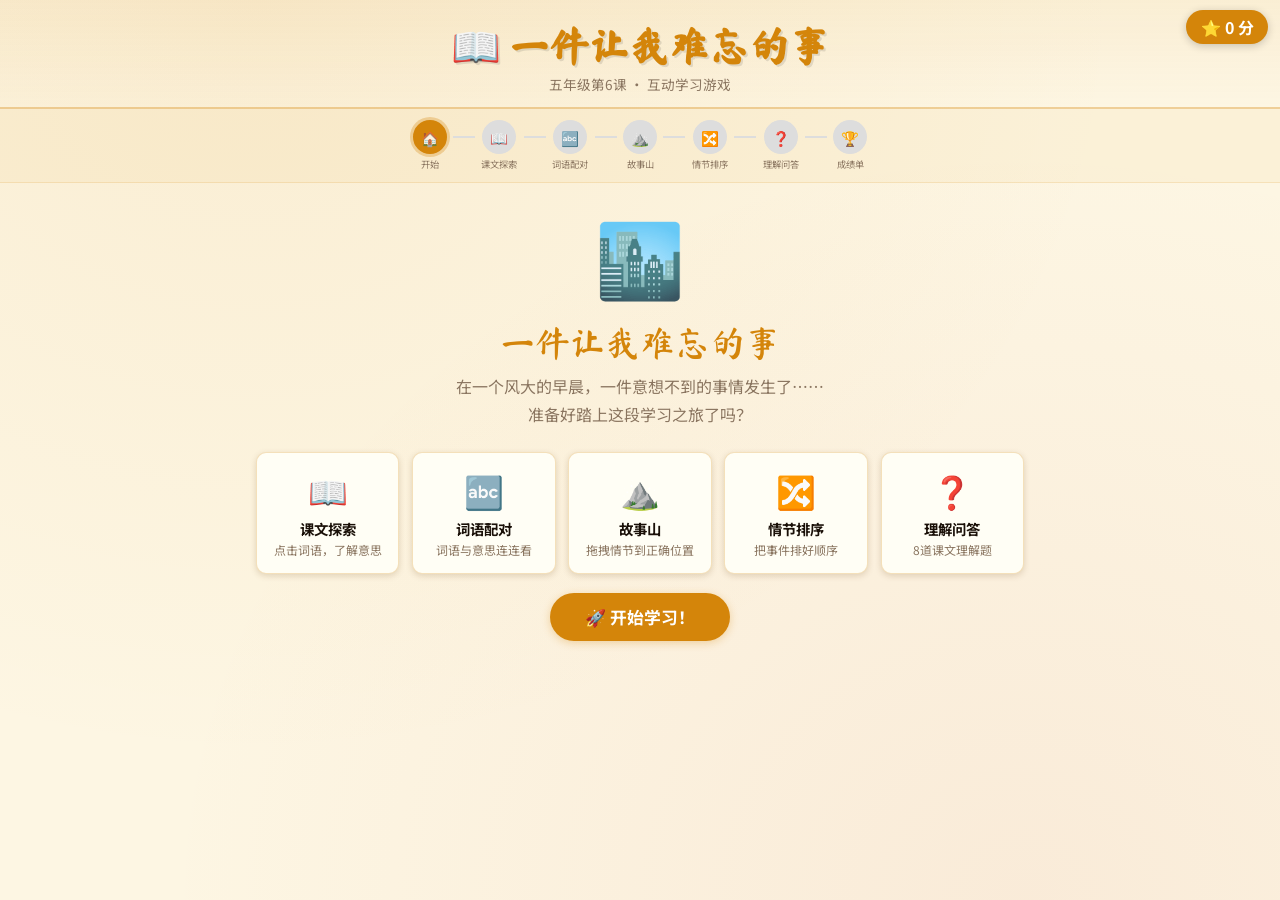
<file: 一件难忘的事.html>
<!DOCTYPE html>
<html lang="zh">
<head>
<meta charset="UTF-8">
<meta name="viewport" content="width=device-width, initial-scale=1.0">
<title>一件让我难忘的事 · 互动学习</title>
<link href="https://fonts.googleapis.com/css2?family=Ma+Shan+Zheng&family=ZCOOL+XiaoWei&family=Noto+Sans+SC:wght@400;700&display=swap" rel="stylesheet">
<style>
:root {
  --ink: #1a1008; --paper: #fdf6e3; --amber: #d4850a;
  --red: #c0392b; --green: #27ae60; --gold: #f0c040;
  --muted: #8a7560; --card-bg: #fffef5; --shadow: rgba(100,60,10,0.18);
}
*,*::before,*::after{box-sizing:border-box;margin:0;padding:0;}
body{font-family:'Noto Sans SC',sans-serif;background:var(--paper);color:var(--ink);min-height:100vh;
  background-image:radial-gradient(ellipse at 20% 0%,rgba(212,133,10,0.08) 0%,transparent 60%),radial-gradient(ellipse at 80% 100%,rgba(192,57,43,0.06) 0%,transparent 60%);}
header{text-align:center;padding:1.5rem 1rem 0.8rem;border-bottom:2px solid rgba(212,133,10,0.3);background:linear-gradient(180deg,rgba(212,133,10,0.07) 0%,transparent 100%);}
header h1{font-family:'Ma Shan Zheng',cursive;font-size:clamp(1.5rem,4vw,2.5rem);color:var(--amber);text-shadow:2px 2px 0 rgba(0,0,0,0.1);}
header p{color:var(--muted);font-size:0.85rem;margin-top:0.2rem;}
#score-display{position:fixed;top:10px;right:12px;background:var(--amber);color:#fff;border-radius:20px;padding:0.3rem 0.9rem;font-weight:700;font-size:1rem;box-shadow:0 2px 8px rgba(0,0,0,0.2);z-index:100;}
#progress-bar-wrap{display:flex;align-items:center;justify-content:center;gap:0.4rem;padding:0.7rem 0.5rem;background:rgba(212,133,10,0.05);border-bottom:1px solid rgba(212,133,10,0.15);flex-wrap:wrap;}
.prog-step{display:flex;flex-direction:column;align-items:center;gap:0.15rem;cursor:pointer;}
.prog-dot{width:34px;height:34px;border-radius:50%;background:#ddd;color:#aaa;font-size:0.9rem;display:flex;align-items:center;justify-content:center;font-weight:700;transition:all 0.3s;border:2px solid transparent;}
.prog-dot.done{background:var(--green);color:#fff;border-color:var(--green);}
.prog-dot.active{background:var(--amber);color:#fff;border-color:var(--amber);box-shadow:0 0 0 3px rgba(212,133,10,0.3);}
.prog-label{font-size:0.58rem;color:var(--muted);white-space:nowrap;}
.prog-line{width:22px;height:2px;background:#ddd;margin-bottom:16px;}
.prog-line.done{background:var(--green);}
.screen{display:none;padding:1.2rem 1rem 3rem;max-width:800px;margin:0 auto;}
.screen.active{display:block;animation:fadeIn 0.4s ease;}
@keyframes fadeIn{from{opacity:0;transform:translateY(10px)}to{opacity:1;transform:translateY(0)}}
@keyframes float{0%,100%{transform:translateY(0)}50%{transform:translateY(-8px)}}
@keyframes shake{0%,100%{transform:translateX(0)}25%{transform:translateX(-5px)}75%{transform:translateX(5px)}}
@keyframes popIn{from{transform:scale(0.85);opacity:0}to{transform:scale(1);opacity:1}}
.section-title{font-family:'ZCOOL XiaoWei',serif;font-size:1.4rem;color:var(--amber);margin-bottom:0.3rem;display:flex;align-items:center;gap:0.4rem;}
.section-desc{color:var(--muted);font-size:0.86rem;margin-bottom:1.2rem;line-height:1.6;}
.card{background:var(--card-bg);border:1px solid rgba(212,133,10,0.25);border-radius:12px;padding:1.1rem 1.3rem;margin-bottom:1rem;box-shadow:0 2px 10px var(--shadow);}
.btn{display:inline-flex;align-items:center;gap:0.3rem;padding:0.55rem 1.3rem;border-radius:25px;border:none;font-family:'Noto Sans SC',sans-serif;font-size:0.92rem;font-weight:700;cursor:pointer;transition:all 0.2s;}
.btn-primary{background:var(--amber);color:#fff;box-shadow:0 2px 8px rgba(212,133,10,0.3);}
.btn-primary:hover{background:#b8700a;transform:translateY(-1px);}
.btn-secondary{background:transparent;color:var(--amber);border:2px solid var(--amber);}
.btn-secondary:hover{background:rgba(212,133,10,0.08);}
.btn-sm{padding:0.38rem 0.9rem;font-size:0.82rem;}
.nav-row{display:flex;gap:0.7rem;flex-wrap:wrap;margin-top:1.3rem;}

/* WELCOME */
.welcome-img{font-size:4.5rem;margin-bottom:0.8rem;animation:float 3s ease-in-out infinite;display:block;text-align:center;}
.welcome-title{font-family:'Ma Shan Zheng',cursive;font-size:clamp(1.4rem,4vw,2.2rem);color:var(--amber);line-height:1.3;margin-bottom:0.5rem;text-align:center;}
.welcome-sub{color:var(--muted);margin-bottom:1.5rem;line-height:1.7;text-align:center;}
.game-list{display:grid;grid-template-columns:repeat(auto-fit,minmax(140px,1fr));gap:0.8rem;margin:1.2rem 0;}
.game-card{background:var(--card-bg);border:1px solid rgba(212,133,10,0.25);border-radius:10px;padding:0.9rem;box-shadow:0 2px 6px var(--shadow);text-align:center;}
.game-card .icon{font-size:2rem;display:block;margin-bottom:0.3rem;}
.game-card .name{font-weight:700;font-size:0.9rem;color:var(--ink);margin:0.15rem 0;}
.game-card .label{font-size:0.75rem;color:var(--muted);}

/* STORY */
.story-text{font-family:'ZCOOL XiaoWei',serif;font-size:1rem;line-height:2.1;color:var(--ink);}
.highlight{background:linear-gradient(120deg,rgba(240,192,64,0.45) 0%,rgba(240,192,64,0.15) 100%);border-radius:3px;cursor:pointer;border-bottom:2px solid var(--amber);transition:background 0.2s;}
.highlight:hover{background:rgba(240,192,64,0.6);}
.tooltip-box{display:none;position:fixed;background:var(--ink);color:var(--paper);border-radius:10px;padding:0.6rem 0.9rem;font-size:0.85rem;line-height:1.6;max-width:250px;z-index:200;box-shadow:0 4px 20px rgba(0,0,0,0.35);}
.tooltip-box.show{display:block;animation:popIn 0.2s ease;}
.tooltip-word{font-family:'Ma Shan Zheng',cursive;font-size:1.15rem;color:var(--gold);margin-bottom:0.25rem;}
.tooltip-close{float:right;cursor:pointer;color:var(--gold);font-size:1rem;margin-left:0.4rem;}

/* VOCAB */
.vocab-grid{display:grid;grid-template-columns:1fr 1fr;gap:0.6rem;margin-bottom:1rem;}
.vocab-col{display:flex;flex-direction:column;gap:0.5rem;}
.vocab-chip{padding:0.6rem 0.8rem;border-radius:22px;border:2px solid rgba(212,133,10,0.3);background:var(--card-bg);cursor:pointer;font-family:'ZCOOL XiaoWei',serif;font-size:0.95rem;text-align:center;transition:all 0.2s;user-select:none;}
.vocab-chip:hover{border-color:var(--amber);background:rgba(212,133,10,0.07);}
.vocab-chip.selected{border-color:var(--amber);background:rgba(212,133,10,0.18);color:var(--amber);font-weight:700;}
.vocab-chip.correct{border-color:var(--green);background:rgba(39,174,96,0.12);color:var(--green);pointer-events:none;}
.vocab-chip.wrong{border-color:var(--red);background:rgba(192,57,43,0.1);color:var(--red);animation:shake 0.4s;}
.vocab-feedback{padding:0.65rem 1rem;border-radius:8px;font-size:0.87rem;margin-top:0.4rem;display:none;line-height:1.6;}
.vocab-feedback.show{display:block;animation:fadeIn 0.3s;}
.vocab-feedback.ok{background:rgba(39,174,96,0.1);color:#1e7a45;border-left:3px solid var(--green);}
.vocab-feedback.err{background:rgba(192,57,43,0.07);color:#922b21;border-left:3px solid var(--red);}

/* MOUNTAIN */
.mountain-stages{display:flex;flex-direction:column;gap:0.7rem;margin-bottom:0.8rem;}
.stage-row{display:flex;align-items:center;gap:0.7rem;padding:0.7rem 0.9rem;border-radius:10px;background:var(--card-bg);border:1px solid rgba(212,133,10,0.2);box-shadow:0 1px 6px var(--shadow);}
.stage-icon{font-size:1.5rem;flex-shrink:0;}
.stage-info{flex:1;}
.stage-name{font-family:'ZCOOL XiaoWei',serif;font-weight:700;font-size:0.95rem;margin-bottom:0.2rem;}
.stage-desc{font-size:0.75rem;color:var(--muted);}
.drag-bank{display:flex;flex-wrap:wrap;gap:0.5rem;justify-content:center;margin:0.8rem 0;}
.drag-card{padding:0.45rem 0.8rem;border-radius:8px;border:2px dashed var(--amber);background:var(--card-bg);font-size:0.84rem;cursor:grab;user-select:none;transition:all 0.2s;color:var(--ink);font-family:'ZCOOL XiaoWei',serif;}
.drag-card:hover{background:rgba(212,133,10,0.1);transform:scale(1.03);}
.drag-card.dragging{opacity:0.4;cursor:grabbing;}
.drag-card.used{opacity:0.3;cursor:default;pointer-events:none;border-style:solid;}
.drop-zone{min-width:105px;min-height:32px;border:2px dashed rgba(212,133,10,0.45);border-radius:6px;padding:0.25rem 0.4rem;background:rgba(212,133,10,0.03);text-align:center;font-size:0.78rem;color:var(--muted);transition:all 0.2s;display:flex;align-items:center;justify-content:center;}
.drop-zone.over{background:rgba(212,133,10,0.13);border-color:var(--amber);}
.drop-zone.filled{border-style:solid;color:var(--ink);font-family:'ZCOOL XiaoWei',serif;font-size:0.84rem;background:rgba(212,133,10,0.07);}
.drop-zone.correct{border-color:var(--green);background:rgba(39,174,96,0.09);color:var(--green);}
.drop-zone.wrong{border-color:var(--red);background:rgba(192,57,43,0.07);color:var(--red);}

/* SEQUENCE */
.seq-cards{display:flex;flex-direction:column;gap:0.5rem;}
.seq-item{display:flex;align-items:center;gap:0.7rem;padding:0.7rem 0.9rem;border-radius:10px;background:var(--card-bg);border:2px solid rgba(212,133,10,0.22);cursor:grab;user-select:none;transition:all 0.2s;box-shadow:0 1px 5px var(--shadow);}
.seq-item:hover{border-color:var(--amber);transform:translateX(2px);}
.seq-item.dragging{opacity:0.45;cursor:grabbing;}
.seq-handle{color:var(--muted);font-size:1.1rem;flex-shrink:0;}
.seq-num{width:26px;height:26px;border-radius:50%;background:var(--amber);color:#fff;font-weight:700;display:flex;align-items:center;justify-content:center;font-size:0.8rem;flex-shrink:0;}
.seq-text{font-family:'ZCOOL XiaoWei',serif;font-size:0.9rem;flex:1;line-height:1.5;}
.seq-result{font-size:1.05rem;}

/* QUIZ */
.quiz-q{font-family:'ZCOOL XiaoWei',serif;font-size:1rem;margin-bottom:0.9rem;line-height:1.7;}
.quiz-num{font-size:0.75rem;color:var(--muted);margin-bottom:0.35rem;letter-spacing:0.04em;}
.quiz-options{display:flex;flex-direction:column;gap:0.45rem;}
.quiz-opt{padding:0.7rem 0.9rem;border-radius:8px;border:2px solid rgba(212,133,10,0.22);background:var(--card-bg);cursor:pointer;font-size:0.9rem;transition:all 0.2s;font-family:'ZCOOL XiaoWei',serif;text-align:left;}
.quiz-opt:hover:not(.disabled){border-color:var(--amber);background:rgba(212,133,10,0.07);}
.quiz-opt.correct{border-color:var(--green);background:rgba(39,174,96,0.1);color:var(--green);}
.quiz-opt.wrong{border-color:var(--red);background:rgba(192,57,43,0.07);color:var(--red);}
.quiz-opt.disabled{cursor:default;}
.quiz-explain{margin-top:0.7rem;padding:0.7rem 0.9rem;border-radius:8px;font-size:0.85rem;line-height:1.65;display:none;}
.quiz-explain.show{display:block;animation:fadeIn 0.3s;}
.quiz-explain.ok{background:rgba(39,174,96,0.09);border-left:3px solid var(--green);color:#1e7a45;}
.quiz-explain.err{background:rgba(192,57,43,0.06);border-left:3px solid var(--red);color:#922b21;}
#quiz-bar{height:5px;background:rgba(212,133,10,0.18);border-radius:5px;margin-bottom:1rem;overflow:hidden;}
#quiz-bar-inner{height:100%;background:var(--amber);border-radius:5px;transition:width 0.4s;}

/* FINAL */
#screen-6{text-align:center;padding-top:2rem;}
.star-row{font-size:2.2rem;letter-spacing:0.3rem;margin:0.4rem 0;}
.final-score{font-size:3.2rem;font-weight:700;color:var(--amber);font-family:'Ma Shan Zheng',cursive;}
.medal{font-size:4.5rem;display:block;margin:0.4rem auto;animation:float 2s ease-in-out infinite;}
.result-list{text-align:left;margin:1.2rem 0;}
.result-row{display:flex;align-items:center;justify-content:space-between;padding:0.45rem 0;border-bottom:1px dashed rgba(212,133,10,0.2);font-size:0.9rem;}
.result-pts{font-weight:700;color:var(--amber);}

/* MODAL */
#modal-overlay{display:none;position:fixed;inset:0;background:rgba(0,0,0,0.5);z-index:300;align-items:center;justify-content:center;}
#modal-overlay.show{display:flex;}
.modal-box{background:var(--paper);border-radius:16px;padding:1.4rem 1.8rem;max-width:400px;width:92%;box-shadow:0 8px 40px rgba(0,0,0,0.3);animation:popIn 0.3s ease;text-align:center;}
.modal-icon{font-size:2.8rem;margin-bottom:0.4rem;}
.modal-title{font-family:'Ma Shan Zheng',cursive;font-size:1.4rem;color:var(--amber);margin-bottom:0.4rem;}
.modal-body{font-size:0.88rem;color:var(--muted);line-height:1.7;margin-bottom:0.9rem;}

/* TOAST */
#toast{position:fixed;bottom:18px;left:50%;transform:translateX(-50%);background:var(--ink);color:var(--paper);padding:0.5rem 1.3rem;border-radius:22px;font-size:0.87rem;z-index:400;display:none;box-shadow:0 4px 16px rgba(0,0,0,0.3);}
#toast.show{display:block;animation:fadeIn 0.3s;}
.star-burst{position:fixed;pointer-events:none;z-index:500;font-size:1.4rem;transition:all 0.8s;opacity:1;}
</style>
</head>
<body>

<div id="score-display">⭐ <span id="score-val">0</span> 分</div>

<div id="tooltip-box" class="tooltip-box">
  <span class="tooltip-close" id="tt-close">✕</span>
  <div class="tooltip-word" id="tt-word"></div>
  <div id="tt-def"></div>
</div>

<div id="modal-overlay">
  <div class="modal-box">
    <div class="modal-icon" id="modal-icon">🎉</div>
    <div class="modal-title" id="modal-title"></div>
    <div class="modal-body" id="modal-body"></div>
    <button class="btn btn-primary" id="modal-ok-btn">好的！</button>
  </div>
</div>

<div id="toast"></div>

<header>
  <h1>📖 一件让我难忘的事</h1>
  <p>五年级第6课 · 互动学习游戏</p>
</header>

<div id="progress-bar-wrap">
  <div class="prog-step" data-screen="0">
    <div class="prog-dot active" id="pd-0">🏠</div>
    <div class="prog-label">开始</div>
  </div>
  <div class="prog-line" id="pl-0"></div>
  <div class="prog-step" data-screen="1">
    <div class="prog-dot" id="pd-1">📖</div>
    <div class="prog-label">课文探索</div>
  </div>
  <div class="prog-line" id="pl-1"></div>
  <div class="prog-step" data-screen="2">
    <div class="prog-dot" id="pd-2">🔤</div>
    <div class="prog-label">词语配对</div>
  </div>
  <div class="prog-line" id="pl-2"></div>
  <div class="prog-step" data-screen="3">
    <div class="prog-dot" id="pd-3">⛰️</div>
    <div class="prog-label">故事山</div>
  </div>
  <div class="prog-line" id="pl-3"></div>
  <div class="prog-step" data-screen="4">
    <div class="prog-dot" id="pd-4">🔀</div>
    <div class="prog-label">情节排序</div>
  </div>
  <div class="prog-line" id="pl-4"></div>
  <div class="prog-step" data-screen="5">
    <div class="prog-dot" id="pd-5">❓</div>
    <div class="prog-label">理解问答</div>
  </div>
  <div class="prog-line" id="pl-5"></div>
  <div class="prog-step" data-screen="6">
    <div class="prog-dot" id="pd-6">🏆</div>
    <div class="prog-label">成绩单</div>
  </div>
</div>

<!-- SCREEN 0 -->
<div id="screen-0" class="screen active">
  <span class="welcome-img">🏙️</span>
  <div class="welcome-title">一件让我难忘的事</div>
  <p class="welcome-sub">在一个风大的早晨，一件意想不到的事情发生了……<br>准备好踏上这段学习之旅了吗？</p>
  <div class="game-list">
    <div class="game-card"><span class="icon">📖</span><div class="name">课文探索</div><div class="label">点击词语，了解意思</div></div>
    <div class="game-card"><span class="icon">🔤</span><div class="name">词语配对</div><div class="label">词语与意思连连看</div></div>
    <div class="game-card"><span class="icon">⛰️</span><div class="name">故事山</div><div class="label">拖拽情节到正确位置</div></div>
    <div class="game-card"><span class="icon">🔀</span><div class="name">情节排序</div><div class="label">把事件排好顺序</div></div>
    <div class="game-card"><span class="icon">❓</span><div class="name">理解问答</div><div class="label">8道课文理解题</div></div>
  </div>
  <div style="text-align:center;">
    <button class="btn btn-primary" id="btn-start" style="font-size:1.05rem;padding:0.75rem 2.2rem;">🚀 开始学习！</button>
  </div>
</div>

<!-- SCREEN 1 -->
<div id="screen-1" class="screen">
  <div class="section-title">📖 课文探索</div>
  <p class="section-desc">阅读课文，点击<span style="background:rgba(240,192,64,0.4);border-bottom:2px solid var(--amber);padding:0 3px;border-radius:2px;">黄色词语</span>学习它们的意思。每学一个词语，获得 <strong>5分</strong>！</p>
  <div class="card"><div class="story-text" id="story-container"></div></div>
  <div class="nav-row">
    <button class="btn btn-secondary" data-go="0">← 返回</button>
    <button class="btn btn-primary" data-go="2">去词语配对 →</button>
  </div>
</div>

<!-- SCREEN 2 -->
<div id="screen-2" class="screen">
  <div class="section-title">🔤 词语配对</div>
  <p class="section-desc">把左边的词语和右边的意思配对。答对得 <strong>10分</strong>，答错扣 <strong>3分</strong>！</p>
  <div style="text-align:center;margin-bottom:0.8rem;font-size:0.95rem;color:var(--muted);">进度：<span id="vocab-matched">0</span> / <span id="vocab-total">0</span></div>
  <div class="vocab-grid" id="vocab-grid"></div>
  <div id="vocab-feedback" class="vocab-feedback"></div>
  <div class="nav-row">
    <button class="btn btn-secondary" data-go="1">← 返回</button>
    <button class="btn btn-primary" data-go="3">去故事山 →</button>
  </div>
</div>

<!-- SCREEN 3 -->
<div id="screen-3" class="screen">
  <div class="section-title">⛰️ 故事山</div>
  <p class="section-desc">把下方的情节卡片拖到故事山的正确位置上！拖对一个得 <strong>15分</strong>。</p>
  <div class="mountain-stages" id="mountain-stages"></div>
  <div style="text-align:center;margin:0.4rem 0 0.2rem;font-size:0.82rem;color:var(--muted);">📦 情节卡片（拖到上方对应的位置）</div>
  <div class="drag-bank" id="drag-bank-mtn"></div>
  <div style="text-align:center;margin-top:0.9rem;display:flex;gap:0.6rem;justify-content:center;flex-wrap:wrap;">
    <button class="btn btn-primary btn-sm" id="btn-check-mtn">✅ 检查答案</button>
    <button class="btn btn-secondary btn-sm" id="btn-reset-mtn">🔄 重置</button>
  </div>
  <div class="nav-row">
    <button class="btn btn-secondary" data-go="2">← 返回</button>
    <button class="btn btn-primary" data-go="4">去情节排序 →</button>
  </div>
</div>

<!-- SCREEN 4 -->
<div id="screen-4" class="screen">
  <div class="section-title">🔀 情节排序</div>
  <p class="section-desc">把下面的句子拖拽排成正确的顺序。排对全部得 <strong>20分</strong>！</p>
  <div class="seq-cards" id="seq-cards"></div>
  <div style="text-align:center;margin-top:0.9rem;display:flex;gap:0.6rem;justify-content:center;flex-wrap:wrap;">
    <button class="btn btn-primary btn-sm" id="btn-check-seq">✅ 检查顺序</button>
    <button class="btn btn-secondary btn-sm" id="btn-shuffle-seq">🔀 重新打乱</button>
  </div>
  <div class="nav-row">
    <button class="btn btn-secondary" data-go="3">← 返回</button>
    <button class="btn btn-primary" data-go="5">去理解问答 →</button>
  </div>
</div>

<!-- SCREEN 5 -->
<div id="screen-5" class="screen">
  <div class="section-title">❓ 理解问答</div>
  <p class="section-desc">根据课文内容回答问题。答对每题得 <strong>10分</strong>！</p>
  <div id="quiz-bar"><div id="quiz-bar-inner" style="width:0%"></div></div>
  <div id="quiz-container"></div>
  <div class="nav-row" id="quiz-nav" style="display:none;">
    <button class="btn btn-secondary" data-go="4">← 返回</button>
    <button class="btn btn-primary" data-go="6">查看成绩单 →</button>
  </div>
</div>

<!-- SCREEN 6 -->
<div id="screen-6" class="screen" style="text-align:center;padding-top:2rem;">
  <span class="medal" id="final-medal">🏅</span>
  <div class="final-score" id="final-score-num">0</div>
  <div style="font-size:0.95rem;color:var(--muted);margin-bottom:0.4rem;">总分</div>
  <div class="star-row" id="final-stars">☆☆☆☆☆</div>
  <div class="card result-list" id="result-breakdown"></div>
  <p style="color:var(--muted);font-size:0.85rem;line-height:1.7;margin:0.9rem 0 1.3rem;">诚实和善良是人与人之间最美好的品质。<br>这个故事让我们看到，好人就在我们身边。💛</p>
  <button class="btn btn-primary" id="btn-restart" style="font-size:0.95rem;padding:0.65rem 1.8rem;">🔄 再玩一次</button>
</div>

<script>
// ===== DATA =====
const storySegments = [
  {text:`离我家不远有一个热闹的邻里购物中心，那里有一家银行和一些商店。每当我经过银行时，都会想起一件事。`},
  {text:`\n\n那是一个早晨，我赶着去上学。天色`},
  {text:`阴沉沉`,vocab:true,word:`阴沉沉`,def:`形容天空乌云密布、昏暗的样子，让人感觉快要下雨了。`},
  {text:`的，风很大。我只顾低头往前走，在银行门口，不小心撞到了一位老伯伯。他的身体`},
  {text:`摇晃`,vocab:true,word:`摇晃`,def:`来回摆动的样子。在文中描写老伯伯被撞后站不稳的情景。`},
  {text:`了一下，倒退了几步，好不容易站稳，可是手中的一叠钞票却掉在地上。`},
  {text:`\n\n我赶紧上前扶住老伯伯，正想把钞票捡起来，一阵大风吹过，钞票飞了起来。`},
  {text:`\n\n几个路人看见了，`},
  {text:`争先恐后`,vocab:true,word:`争先恐后`,def:`成语。形容大家都抢着向前，唯恐落在别人后面。`},
  {text:`地向钞票飘走的方向跑去，有的还高声喊着："捡钱啊！捡钱啊！"`},
  {text:`\n\n看到眼前的情景，我和老伯伯都`},
  {text:`呆住`,vocab:true,word:`呆住了`,def:`因为惊讶或不知所措而愣在原地，无法反应。`},
  {text:`了。我傻傻地站着，不知如何是好。`},
  {text:`\n\n等我回过神来，正想上前阻拦，不料那几个人`},
  {text:`不约而同`,vocab:true,word:`不约而同`,def:`成语。没有事先商量，却做出了相同的举动。`},
  {text:`地回来了。他们把捡到的钞票交给老伯伯。老伯伯`},
  {text:`喜出望外`,vocab:true,word:`喜出望外`,def:`成语。遇到了出乎意料的好事而非常高兴。`},
  {text:`，连声说："谢谢！谢谢！麻烦你们了！"`},
  {text:`\n\n要老伯伯把钱数一数。老伯伯数完一遍，又数了一遍，脸上露出`},
  {text:`不解`,vocab:true,word:`不解的神情`,def:`困惑、不明白的表情。`},
  {text:`的神情。`},
  {text:`\n\n我问他钱是不是少了，他说："不，是多出了十块钱。"`},
  {text:`\n\n就在这时，一位阿姨不好意思地说："多出来的钱应该是我的。我要去便利店买东西，刚才只顾着帮您捡钱，结果把自己的钱也给了您。"听了阿姨的话，我觉得十分感动，原来在我们的周围有这么多`},
  {text:`诚实`,vocab:true,word:`诚实、善良`,def:`诚实：说话做事不欺骗别人。善良：心地好，乐于帮助别人。这正是这篇课文所颂扬的品质。`},
  {text:`、善良的人。`},
  {text:`\n\n这件事已经过去很久了，现在回忆起来，仍然`},
  {text:`历历在目`,vocab:true,word:`历历在目`,def:`成语。过去的事物清晰地出现在眼前，好像亲眼看见一样。`},
  {text:`，让我十分难忘。`}
];

const vocabPairs = [
  {word:`争先恐后`,def:`大家都抢着向前，唯恐落后`},
  {word:`不约而同`,def:`没有商量，却做出相同的举动`},
  {word:`喜出望外`,def:`遇到意外的好事而非常高兴`},
  {word:`历历在目`,def:`往事清晰地浮现在眼前`},
  {word:`阴沉沉`,def:`天色昏暗，像要下雨的样子`},
  {word:`不解`,def:`感到困惑，不明白`},
];

const mountainStages = [
  {id:`s1`,label:`🌅 开端`,desc:`故事的背景和人物登场`,answer:`我赶着去上学，风很大`},
  {id:`s2`,label:`🌀 发展`,desc:`事情开始变化`,answer:`钞票被风吹走，路人追去捡`},
  {id:`s3`,label:`⛰️ 高潮`,desc:`最紧张、最让人意外的时刻`,answer:`路人全部归还钞票，钱多了10元`},
  {id:`s4`,label:`🌤️ 结局`,desc:`问题得到解决`,answer:`阿姨说明多出的钱是她的`},
  {id:`s5`,label:`💭 启示`,desc:`故事给我们的感悟`,answer:`周围有很多诚实善良的人`},
];
const mountainCards = [
  `我赶着去上学，风很大`,
  `钞票被风吹走，路人追去捡`,
  `路人全部归还钞票，钱多了10元`,
  `阿姨说明多出的钱是她的`,
  `周围有很多诚实善良的人`,
];

const seqData = [
  {id:1,text:`"我"在银行门口不小心撞倒老伯伯，钞票掉落。`},
  {id:2,text:`大风把钞票吹走，路人争先恐后地追去捡。`},
  {id:3,text:`"我"和老伯伯担心钱被拿走，呆住了。`},
  {id:4,text:`路人不约而同地回来，把钞票还给老伯伯。`},
  {id:5,text:`老伯伯数钱后发现多了十块。`},
  {id:6,text:`阿姨说明自己不小心把钱也给了老伯伯。`},
  {id:7,text:`"我"深受感动，觉得周围有许多诚实善良的人。`},
];

const quizData = [
  {q:`"我"当时为什么要低头走路？`,opts:[`因为太害羞`,`因为天色阴沉沉、风很大`,`因为在找东西`,`因为在想问题`],ans:1,explain:`文中写道"天色阴沉沉的，风很大"，"我"因此只顾低头往前走。`},
  {q:`老伯伯的钞票为什么会飞起来？`,opts:[`钞票太轻了`,`老伯伯扔了出去`,`一阵大风吹过`,`路人故意抢走`],ans:2,explain:`课文说"一阵大风吹过，钞票飞了起来"。`},
  {q:`"争先恐后"在文中描写的是什么情景？`,opts:[`老伯伯跑去买东西`,`路人争着去捡钞票`,`同学们抢着回答问题`,`店主争着招揽顾客`],ans:1,explain:`文中用"争先恐后"形容路人争着向钞票飘走的方向跑去。`},
  {q:`老伯伯数完钱后，为什么露出"不解的神情"？`,opts:[`钱少了`,`钱全不见了`,`钱多出了十块`,`钱湿掉了`],ans:2,explain:`老伯伯数了两遍，发现钱多出了十块，感到困惑。`},
  {q:`钱为什么会多出十块？`,opts:[`路人自己添了钱`,`老伯伯数错了`,`一位阿姨不小心把自己的钱也给了老伯伯`,`银行多给了`],ans:2,explain:`阿姨说自己帮忙捡钱时不小心把自己的钱也给了老伯伯。`},
  {q:`"不约而同"说明了什么？`,opts:[`路人事先商量好要还钱`,`路人虽然没商量，却都选择了归还钞票`,`路人被警察要求还钱`,`路人因为怕被发现才还钱`],ans:1,explain:`"不约而同"指没有事先商量却做出相同举动，体现了路人自发的诚实行为。`},
  {q:`这件事发生在哪里？`,opts:[`便利店门口`,`学校大门`,`邻里购物中心的银行门口`,`"我"家附近的公园`],ans:2,explain:`课文开头说"每当我经过银行时，都会想起一件事"，事情就发生在银行门口。`},
  {q:`文中的"我"经过这件事后，有什么感受？`,opts:[`很后悔撞倒了老伯伯`,`很害怕遇到这种情况`,`十分感动，感受到周围有许多诚实善良的人`,`觉得路人很奇怪`],ans:2,explain:`文末写道"我觉得十分感动，原来在我们的周围有这么多诚实、善良的人"。`},
];

// ===== STATE =====
let score = 0;
let screenScores = {story:0,vocab:0,mountain:0,seq:0,quiz:0};
let vocabLearned = new Set();
let vocabSelected = {left:null,right:null};
let vocabMatched = new Set();
let mountainAnswers = {};
let mountainChecked = false;
let seqOrder = [];
let seqDragSrc = null;
let mountainCardMap = {};
let quizIdx = 0;
let mountainDoneScore = 0;
let seqDoneScore = 0;

// ===== UTILS =====
function addScore(n){
  score += n;
  document.getElementById('score-val').textContent = score;
  if(n > 0) burstStars();
}
function burstStars(){
  const el = document.createElement('div');
  el.className = 'star-burst';
  el.textContent = '⭐';
  el.style.cssText = 'top:'+(Math.random()*40+5)+'%;left:'+(Math.random()*80+10)+'%;';
  document.body.appendChild(el);
  setTimeout(()=>{ el.style.opacity='0'; el.style.transform='translate('+(Math.random()-0.5)*100+'px,-80px) scale(1.4)'; },50);
  setTimeout(()=>el.remove(),900);
}
function showToast(msg,dur){
  dur = dur||2000;
  const t = document.getElementById('toast');
  t.textContent = msg; t.classList.add('show');
  setTimeout(()=>t.classList.remove('show'),dur);
}
function showModal(icon,title,body){
  document.getElementById('modal-icon').textContent = icon;
  document.getElementById('modal-title').textContent = title;
  document.getElementById('modal-body').innerHTML = body;
  document.getElementById('modal-overlay').classList.add('show');
}
function closeModal(){ document.getElementById('modal-overlay').classList.remove('show'); }

// ===== NAVIGATION =====
function goScreen(n){
  document.querySelectorAll('.screen').forEach(s=>s.classList.remove('active'));
  document.getElementById('screen-'+n).classList.add('active');
  updateProgress(n);
  if(n===6) buildFinal();
  window.scrollTo(0,0);
}
function updateProgress(active){
  for(let i=0;i<=6;i++){
    const dot = document.getElementById('pd-'+i);
    if(!dot) continue;
    dot.classList.remove('active','done');
    if(i<active) dot.classList.add('done');
    else if(i===active) dot.classList.add('active');
    if(i<6){
      const line = document.getElementById('pl-'+i);
      if(line){ line.classList.remove('done'); if(i<active) line.classList.add('done'); }
    }
  }
}

// ===== SCREEN 1: STORY =====
function buildStory(){
  const container = document.getElementById('story-container');
  container.innerHTML = '';
  storySegments.forEach((seg,i)=>{
    if(seg.text.startsWith('\n\n')){
      container.appendChild(document.createElement('br'));
      container.appendChild(document.createElement('br'));
      const rest = seg.text.slice(2);
      if(rest) container.appendChild(document.createTextNode(rest));
    } else if(seg.vocab){
      const span = document.createElement('span');
      span.className = 'highlight';
      span.textContent = seg.text;
      span.dataset.idx = i;
      span.dataset.word = seg.word;
      span.dataset.def = seg.def;
      container.appendChild(span);
    } else {
      container.appendChild(document.createTextNode(seg.text));
    }
  });
  container.addEventListener('click',function(e){
    const sp = e.target.closest('.highlight');
    if(!sp) return;
    showVocabTooltip(e, sp.dataset.word, sp.dataset.def, parseInt(sp.dataset.idx));
  });
}
function showVocabTooltip(e, word, def, idx){
  const box = document.getElementById('tooltip-box');
  document.getElementById('tt-word').textContent = word;
  document.getElementById('tt-def').textContent = def;
  const x = Math.min(e.clientX+10, window.innerWidth-265);
  const y = Math.min(e.clientY+10, window.innerHeight-130);
  box.style.left = x+'px'; box.style.top = y+'px';
  box.classList.add('show');
  if(!vocabLearned.has(idx)){
    vocabLearned.add(idx);
    addScore(5); screenScores.story += 5;
    showToast('✨ 学会了「'+word+'」！+5分');
  }
}
document.addEventListener('click',function(e){
  if(!e.target.closest('.highlight') && !e.target.closest('#tooltip-box'))
    document.getElementById('tooltip-box').classList.remove('show');
});

// ===== SCREEN 2: VOCAB =====
function buildVocab(){
  vocabMatched.clear(); vocabSelected={left:null,right:null};
  const words = vocabPairs.map(v=>v.word).sort(()=>Math.random()-0.5);
  const defs = vocabPairs.map(v=>v.def).sort(()=>Math.random()-0.5);
  document.getElementById('vocab-total').textContent = vocabPairs.length;
  document.getElementById('vocab-matched').textContent = 0;
  const grid = document.getElementById('vocab-grid');
  grid.innerHTML = '';
  const lc = document.createElement('div'); lc.className='vocab-col'; lc.id='vcol-left';
  const rc = document.createElement('div'); rc.className='vocab-col'; rc.id='vcol-right';
  words.forEach(w=>{
    const c = document.createElement('div');
    c.className='vocab-chip'; c.textContent=w; c.dataset.side='left'; c.dataset.word=w;
    lc.appendChild(c);
  });
  defs.forEach(d=>{
    const c = document.createElement('div');
    c.className='vocab-chip'; c.textContent=d; c.dataset.side='right'; c.dataset.def=d;
    rc.appendChild(c);
  });
  grid.appendChild(lc); grid.appendChild(rc);
  grid.addEventListener('click',function(e){
    const chip = e.target.closest('.vocab-chip');
    if(!chip || chip.classList.contains('correct')) return;
    vocabClick(chip);
  });
}
function vocabClick(chip){
  const side = chip.dataset.side;
  const fb = document.getElementById('vocab-feedback');
  document.querySelectorAll('.vocab-chip.selected').forEach(c=>{ if(c.dataset.side===side) c.classList.remove('selected'); });
  chip.classList.add('selected');
  vocabSelected[side] = chip;
  if(vocabSelected.left && vocabSelected.right){
    const w = vocabSelected.left.dataset.word;
    const d = vocabSelected.right.dataset.def;
    const match = vocabPairs.find(p=>p.word===w && p.def===d);
    if(match){
      vocabSelected.left.classList.remove('selected'); vocabSelected.left.classList.add('correct');
      vocabSelected.right.classList.remove('selected'); vocabSelected.right.classList.add('correct');
      vocabMatched.add(w);
      addScore(10); screenScores.vocab += 10;
      document.getElementById('vocab-matched').textContent = vocabMatched.size;
      fb.className='vocab-feedback show ok'; fb.textContent='✅ 正确！「'+w+'」：'+d;
      if(vocabMatched.size===vocabPairs.length) setTimeout(()=>showModal('🎉','词语全对！','你已经掌握了所有关键词语，太厉害了！'),500);
    } else {
      vocabSelected.left.classList.add('wrong'); vocabSelected.right.classList.add('wrong');
      addScore(-3); screenScores.vocab = Math.max(0,screenScores.vocab-3);
      fb.className='vocab-feedback show err'; fb.textContent='❌ 再想想！词语和意思不匹配哦。';
      setTimeout(()=>{
        if(vocabSelected.left) vocabSelected.left.classList.remove('wrong','selected');
        if(vocabSelected.right) vocabSelected.right.classList.remove('wrong','selected');
      },800);
    }
    vocabSelected={left:null,right:null};
  }
}

// ===== SCREEN 3: MOUNTAIN =====
function buildMountain(){
  mountainAnswers={}; mountainChecked=false; mountainDoneScore=0;
  const div = document.getElementById('mountain-stages');
  div.innerHTML='';
  mountainStages.forEach(st=>{
    const row = document.createElement('div'); row.className='stage-row';
    const dz = document.createElement('div');
    dz.className='drop-zone'; dz.id='dz-'+st.id; dz.textContent='拖到这里';
    dz.addEventListener('dragover',function(e){ e.preventDefault(); dz.classList.add('over'); });
    dz.addEventListener('dragleave',function(){ dz.classList.remove('over'); });
    dz.addEventListener('drop',function(e){
      e.preventDefault(); dz.classList.remove('over');
      const text = e.dataTransfer.getData('text/plain');
      if(mountainAnswers[st.id]) {
        const oldCard = mountainCardMap[mountainAnswers[st.id]];
        if(oldCard) oldCard.classList.remove('used');
      }
      mountainAnswers[st.id]=text;
      dz.textContent=text; dz.className='drop-zone filled';
      const card = mountainCardMap[text];
      if(card) card.classList.add('used');
      mountainChecked=false;
    });
    row.innerHTML='<span style="font-size:1.5rem;flex-shrink:0">'+(st.label.split(' ')[0])+'</span><div style="flex:1"><div style="font-family:\'ZCOOL XiaoWei\',serif;font-weight:700;font-size:0.95rem">'+st.label+'</div><div style="font-size:0.75rem;color:var(--muted)">'+st.desc+'</div></div>';
    row.appendChild(dz);
    div.appendChild(row);
  });
  const bank = document.getElementById('drag-bank-mtn');
  bank.innerHTML=''; mountainCardMap={};
  [...mountainCards].sort(()=>Math.random()-0.5).forEach(text=>{
    const card = document.createElement('div');
    card.className='drag-card'; card.textContent=text; card.draggable=true;
    card.addEventListener('dragstart',function(e){ e.dataTransfer.setData('text/plain',text); card.classList.add('dragging'); });
    card.addEventListener('dragend',function(){ card.classList.remove('dragging'); });
    bank.appendChild(card);
    mountainCardMap[text]=card;
  });
}
function checkMountain(){
  if(mountainChecked) return;
  let correct=0;
  mountainStages.forEach(st=>{
    const dz=document.getElementById('dz-'+st.id);
    if(mountainAnswers[st.id]===st.answer){ dz.classList.add('correct'); dz.classList.remove('wrong','filled'); correct++; }
    else if(mountainAnswers[st.id]){ dz.classList.add('wrong'); dz.classList.remove('correct','filled'); }
  });
  mountainChecked=true;
  const pts=correct*15;
  if(pts>mountainDoneScore){ addScore(pts-mountainDoneScore); screenScores.mountain+=pts-mountainDoneScore; mountainDoneScore=pts; }
  if(correct===mountainStages.length) showModal('⛰️','故事山完成！','全部'+correct+'个位置都填对了！你对故事结构的理解非常好！');
  else showModal('🤔','继续努力！',correct+'/'+mountainStages.length+' 个正确，红色的位置答错了，可以重置再试！');
}
function resetMountain(){
  mountainAnswers={}; mountainChecked=false;
  mountainStages.forEach(st=>{ const dz=document.getElementById('dz-'+st.id); dz.textContent='拖到这里'; dz.className='drop-zone'; });
  Object.values(mountainCardMap).forEach(c=>c.classList.remove('used'));
}

// ===== SCREEN 4: SEQUENCE =====
function shuffleArr(arr){ for(let i=arr.length-1;i>0;i--){const j=Math.floor(Math.random()*(i+1));[arr[i],arr[j]]=[arr[j],arr[i]];} return arr; }
function buildSeq(){ seqOrder=seqData.map(s=>s.id); shuffleArr(seqOrder); renderSeq(); }
function renderSeq(){
  const container=document.getElementById('seq-cards'); container.innerHTML='';
  seqOrder.forEach((id,pos)=>{
    const item=seqData.find(s=>s.id===id);
    const div=document.createElement('div'); div.className='seq-item'; div.draggable=true; div.dataset.pos=pos;
    div.innerHTML='<span class="seq-handle">☰</span><span class="seq-num">'+(pos+1)+'</span><span class="seq-text">'+item.text+'</span><span class="seq-result" id="sr-'+id+'"></span>';
    div.addEventListener('dragstart',function(e){ seqDragSrc=pos; div.classList.add('dragging'); e.dataTransfer.setData('text/plain',String(pos)); });
    div.addEventListener('dragend',function(){ div.classList.remove('dragging'); });
    div.addEventListener('dragover',function(e){ e.preventDefault(); });
    div.addEventListener('drop',function(e){
      e.preventDefault();
      const src=seqDragSrc; const dst=pos;
      if(src===dst) return;
      const tmp=seqOrder[src]; seqOrder[src]=seqOrder[dst]; seqOrder[dst]=tmp;
      renderSeq();
    });
    container.appendChild(div);
  });
}
function checkSeq(){
  let correct=0;
  seqOrder.forEach((id,pos)=>{ const sr=document.getElementById('sr-'+id); if(id===pos+1){sr.textContent='✅';correct++;}else sr.textContent='❌'; });
  if(correct===seqData.length){
    if(seqDoneScore===0){ addScore(20); screenScores.seq=20; seqDoneScore=20; }
    setTimeout(()=>showModal('🎊','排序完全正确！','太棒了！你把7个情节全部排对了！'),300);
  } else {
    showToast('还有'+(seqData.length-correct)+'个位置不对，再调整一下！');
  }
}

// ===== SCREEN 5: QUIZ =====
function buildQuiz(){ quizIdx=0; renderQuiz(); }
function renderQuiz(){
  const container=document.getElementById('quiz-container');
  if(quizIdx>=quizData.length){
    container.innerHTML='<div style="text-align:center;padding:2rem;font-size:1.05rem;color:var(--green)">🎉 所有题目完成！</div>';
    document.getElementById('quiz-nav').style.display='flex';
    document.getElementById('quiz-bar-inner').style.width='100%';
    return;
  }
  const q=quizData[quizIdx];
  document.getElementById('quiz-bar-inner').style.width=(quizIdx/quizData.length*100)+'%';
  const card=document.createElement('div'); card.className='card';
  card.innerHTML='<div style="font-size:0.75rem;color:var(--muted);margin-bottom:0.3rem">第 '+(quizIdx+1)+' / '+quizData.length+' 题</div><div class="quiz-q">'+q.q+'</div><div class="quiz-options" id="qopts"></div><div class="quiz-explain" id="q-explain"></div>';
  container.innerHTML=''; container.appendChild(card);
  const opts=document.getElementById('qopts');
  q.opts.forEach((opt,i)=>{
    const btn=document.createElement('button'); btn.className='quiz-opt'; btn.textContent=opt;
    btn.addEventListener('click',function(){
      if(btn.classList.contains('disabled')) return;
      document.querySelectorAll('.quiz-opt').forEach(b=>b.classList.add('disabled'));
      const explain=document.getElementById('q-explain');
      if(i===q.ans){ btn.classList.add('correct'); addScore(10); screenScores.quiz+=10; explain.className='quiz-explain show ok'; explain.innerHTML='✅ '+q.explain; showToast('🎉 答对了！+10分'); }
      else { btn.classList.add('wrong'); document.querySelectorAll('.quiz-opt')[q.ans].classList.add('correct'); explain.className='quiz-explain show err'; explain.innerHTML='❌ '+q.explain; }
      setTimeout(()=>{ quizIdx++; renderQuiz(); },1800);
    });
    opts.appendChild(btn);
  });
}

// ===== SCREEN 6: FINAL =====
function buildFinal(){
  document.getElementById('final-score-num').textContent=score;
  let stars=''; let medal='🏅';
  if(score>=180){stars='⭐⭐⭐⭐⭐';medal='🥇';}
  else if(score>=130){stars='⭐⭐⭐⭐';medal='🥈';}
  else if(score>=80){stars='⭐⭐⭐';medal='🥉';}
  else if(score>=40){stars='⭐⭐';medal='🏅';}
  else{stars='⭐';medal='📚';}
  document.getElementById('final-stars').textContent=stars;
  document.getElementById('final-medal').textContent=medal;
  document.getElementById('result-breakdown').innerHTML=
    '<div style="font-family:\'ZCOOL XiaoWei\',serif;font-size:1rem;margin-bottom:0.7rem;color:var(--amber)">📊 各部分得分</div>'+
    '<div class="result-row"><span>📖 课文探索</span><span class="result-pts">'+screenScores.story+' 分</span></div>'+
    '<div class="result-row"><span>🔤 词语配对</span><span class="result-pts">'+screenScores.vocab+' 分</span></div>'+
    '<div class="result-row"><span>⛰️ 故事山</span><span class="result-pts">'+screenScores.mountain+' 分</span></div>'+
    '<div class="result-row"><span>🔀 情节排序</span><span class="result-pts">'+screenScores.seq+' 分</span></div>'+
    '<div class="result-row"><span>❓ 理解问答</span><span class="result-pts">'+screenScores.quiz+' 分</span></div>'+
    '<div class="result-row" style="border-bottom:none;font-weight:700"><span>🏆 总分</span><span class="result-pts">'+score+' 分</span></div>';
}
function restartAll(){
  score=0; screenScores={story:0,vocab:0,mountain:0,seq:0,quiz:0};
  vocabLearned.clear(); seqDoneScore=0; mountainDoneScore=0;
  document.getElementById('score-val').textContent=0;
  buildVocab(); buildMountain(); buildSeq(); buildQuiz();
  goScreen(0);
}

// ===== EVENT LISTENERS =====
function initAll(){
  buildStory(); buildVocab(); buildMountain(); buildSeq(); buildQuiz();

  // Progress nav
  document.querySelectorAll('.prog-step').forEach(function(el){
    el.addEventListener('click',function(){ goScreen(parseInt(el.dataset.screen)); });
  });

  // data-go buttons
  document.addEventListener('click',function(e){
    const btn = e.target.closest('[data-go]');
    if(btn) goScreen(parseInt(btn.dataset.go));
  });

  // specific buttons
  document.getElementById('btn-start').addEventListener('click',function(){ goScreen(1); });
  document.getElementById('btn-check-mtn').addEventListener('click', checkMountain);
  document.getElementById('btn-reset-mtn').addEventListener('click', resetMountain);
  document.getElementById('btn-check-seq').addEventListener('click', checkSeq);
  document.getElementById('btn-shuffle-seq').addEventListener('click',function(){ shuffleArr(seqOrder); renderSeq(); });
  document.getElementById('btn-restart').addEventListener('click', restartAll);
  document.getElementById('modal-ok-btn').addEventListener('click', closeModal);
  document.getElementById('tt-close').addEventListener('click',function(){ document.getElementById('tooltip-box').classList.remove('show'); });
}

// Safe init: works whether DOMContentLoaded already fired or not
if(document.readyState === 'loading'){
  document.addEventListener('DOMContentLoaded', initAll);
} else {
  initAll();
}
</script>
</body>
</html>
</file>
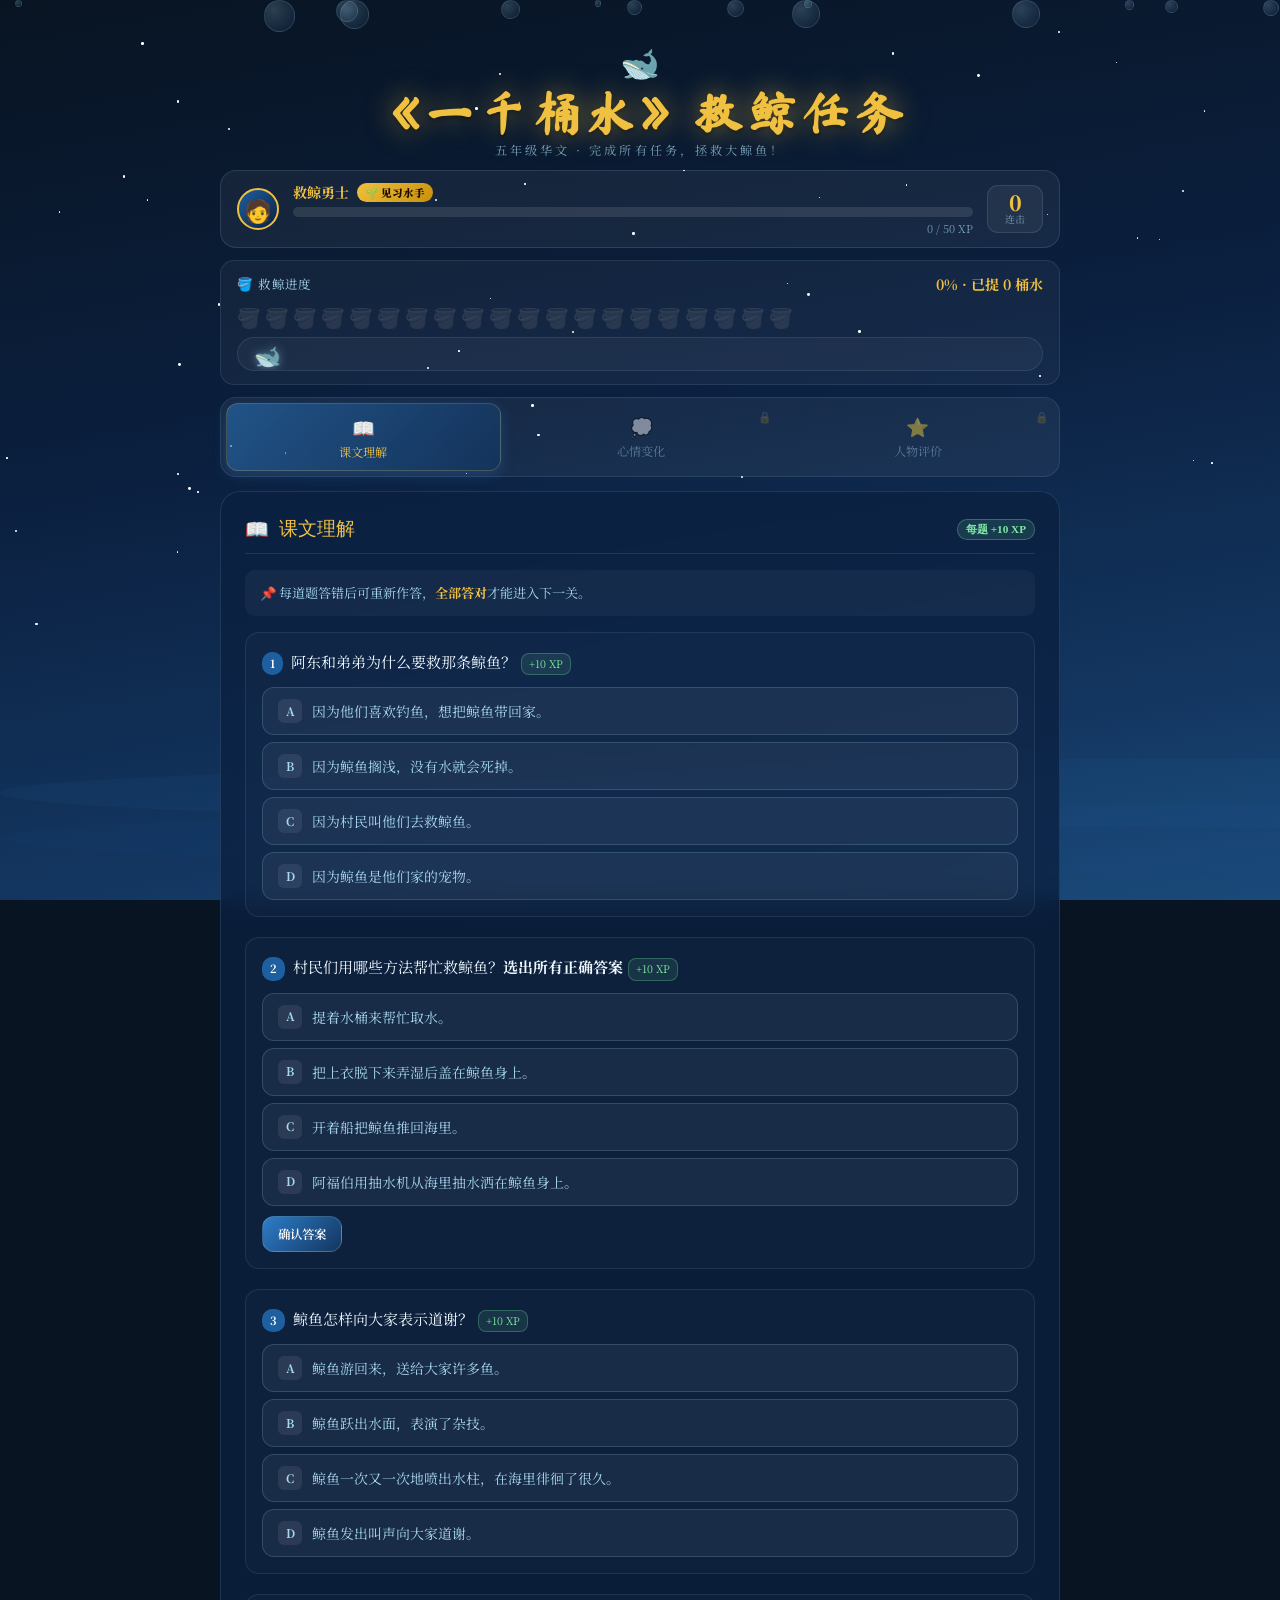
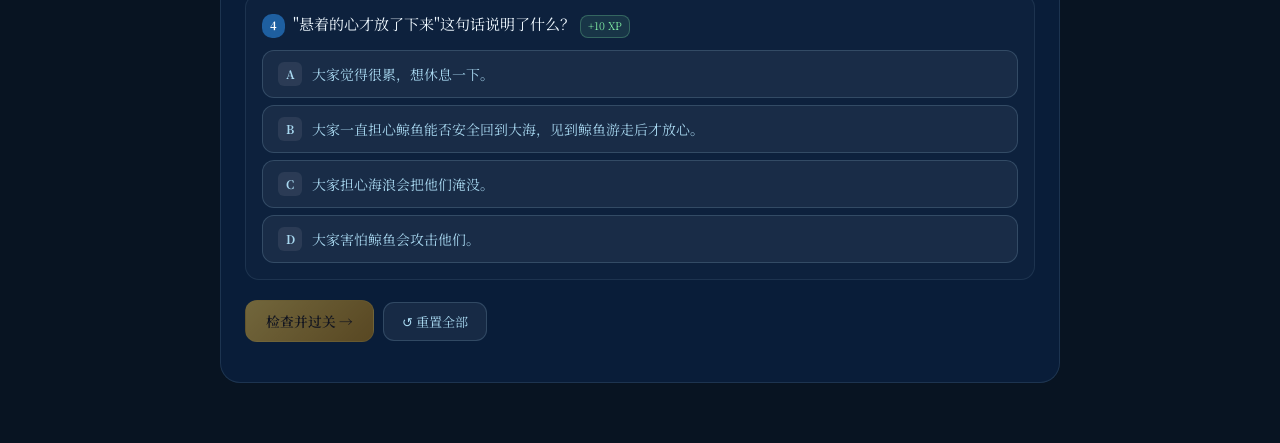
<file: 一千桶水.html>
<!DOCTYPE html>
<html lang="zh">
<head>
<meta charset="UTF-8">
<meta name="viewport" content="width=device-width, initial-scale=1.0">
<title>《一千桶水》救鲸任务</title>
<link href="https://fonts.googleapis.com/css2?family=Ma+Shan+Zheng&family=ZCOOL+XiaoWei&family=Noto+Serif+SC:wght@400;600;700&display=swap" rel="stylesheet">
<style>
:root {
  --deep:#081422; --mid:#0b2040; --surface:#133660; --ocean:#1e5fa0;
  --light:#2d7dc8; --foam:#a8d8f0; --gold:#f0c040; --coral:#e85d4a;
  --green:#3dba7a; --white:#eef8ff; --xp:#7ee8a2;
}
*{box-sizing:border-box;margin:0;padding:0;}
body{background:var(--deep);color:var(--white);font-family:'Noto Serif SC',serif;min-height:100vh;overflow-x:hidden;}

/* BG */
.bg{position:fixed;inset:0;z-index:0;overflow:hidden;
  background:linear-gradient(170deg,#081422 0%,#0b2040 45%,#133660 80%,#1a4a7a 100%);}
.star{position:absolute;border-radius:50%;background:#fff;animation:twinkle ease-in-out infinite;}
@keyframes twinkle{0%,100%{opacity:.15;}50%{opacity:.9;}}
.bubble{position:absolute;border-radius:50%;
  background:radial-gradient(circle at 30% 30%,rgba(168,216,240,.22),rgba(45,125,200,.05));
  border:1px solid rgba(168,216,240,.15);animation:rise linear infinite;}
@keyframes rise{0%{transform:translateY(105vh) scale(.4);opacity:0;}10%{opacity:.7;}90%{opacity:.2;}100%{transform:translateY(-15vh) scale(1);opacity:0;}}
.wave{position:absolute;width:220%;height:70px;border-radius:50%;background:rgba(30,95,160,.1);animation:wv 10s ease-in-out infinite;}
@keyframes wv{0%,100%{transform:translateX(0) translateY(0);}50%{transform:translateX(4%) translateY(-10px);}}

/* LAYOUT */
.app{position:relative;z-index:1;max-width:880px;margin:0 auto;padding:16px 20px 60px;}

/* HEADER */
.header{text-align:center;padding:22px 0 12px;animation:fadeDown .8s ease;}
@keyframes fadeDown{from{opacity:0;transform:translateY(-20px);}to{opacity:1;transform:translateY(0);}}
.header h1{font-family:'Ma Shan Zheng',cursive;font-size:clamp(1.8rem,6vw,3rem);
  color:var(--gold);text-shadow:0 0 28px rgba(240,192,64,.5),0 2px 4px rgba(0,0,0,.6);letter-spacing:.12em;}
.header .sub{font-size:.76rem;color:var(--foam);opacity:.7;margin-top:4px;letter-spacing:.25em;}

/* PLAYER BAR */
.player-bar{display:flex;align-items:center;gap:14px;
  background:rgba(255,255,255,.05);border:1px solid rgba(168,216,240,.14);
  border-radius:16px;padding:11px 16px;margin-bottom:12px;}
.avatar{width:42px;height:42px;border-radius:50%;background:linear-gradient(135deg,#1e5fa0,#0b2040);
  border:2px solid var(--gold);display:flex;align-items:center;justify-content:center;font-size:1.4rem;flex-shrink:0;}
.player-info{flex:1;min-width:0;}
.player-name-row{display:flex;align-items:center;gap:8px;margin-bottom:5px;}
.player-name{font-size:.88rem;color:var(--gold);font-weight:700;}
.rank-badge{background:linear-gradient(135deg,var(--gold),#c8900a);color:#1a0a00;
  font-size:.66rem;font-weight:900;padding:2px 8px;border-radius:10px;white-space:nowrap;}
.xp-wrap{height:10px;background:rgba(255,255,255,.1);border-radius:5px;overflow:hidden;}
.xp-bar{height:100%;background:linear-gradient(90deg,var(--xp),#2de87a);
  border-radius:5px;transition:width .6s cubic-bezier(.34,1.56,.64,1);box-shadow:0 0 8px rgba(126,232,162,.4);}
.xp-lbl{font-size:.68rem;color:rgba(168,216,240,.65);margin-top:3px;text-align:right;}
.combo-box{min-width:56px;text-align:center;flex-shrink:0;
  background:rgba(255,255,255,.05);border:1px solid rgba(168,216,240,.14);border-radius:11px;padding:6px 8px;}
.combo-n{font-size:1.3rem;color:var(--gold);font-weight:900;line-height:1;transition:all .2s;}
.combo-t{font-size:.62rem;color:var(--foam);opacity:.65;}
.combo-box.fire .combo-n{color:#ff9040;text-shadow:0 0 10px rgba(255,144,64,.7);animation:cpop .3s ease;}
@keyframes cpop{0%{transform:scale(1);}50%{transform:scale(1.45);}100%{transform:scale(1);}}

/* RESCUE BAR */
.rescue-bar{background:rgba(255,255,255,.04);border:1px solid rgba(168,216,240,.11);
  border-radius:14px;padding:13px 16px;margin-bottom:12px;}
.rescue-hdr{display:flex;justify-content:space-between;align-items:center;margin-bottom:9px;}
.rescue-ttl{font-size:.78rem;color:var(--foam);letter-spacing:.1em;}
.rescue-pct{font-size:.88rem;color:var(--gold);font-weight:700;}
.buckets-row{display:flex;gap:4px;flex-wrap:wrap;margin-bottom:7px;}
.bk{font-size:1.2rem;opacity:.18;transition:all .35s;filter:grayscale(1);}
.bk.lit{opacity:1;filter:none;animation:bkpop .4s cubic-bezier(.34,1.56,.64,1);}
@keyframes bkpop{0%{transform:scale(.3) rotate(-18deg);}100%{transform:scale(1) rotate(0);}}
.whale-track{position:relative;height:34px;background:rgba(255,255,255,.04);
  border-radius:17px;overflow:hidden;border:1px solid rgba(168,216,240,.11);}
.whale-fill{position:absolute;bottom:0;left:0;height:100%;
  background:linear-gradient(90deg,rgba(30,95,160,.5),rgba(45,125,200,.7));
  transition:width .8s cubic-bezier(.34,1.56,.64,1);}
.whale-icon{position:absolute;top:50%;transform:translateY(-50%);font-size:1.35rem;
  transition:left .8s cubic-bezier(.34,1.56,.64,1);filter:drop-shadow(0 0 5px rgba(168,216,240,.5));}

/* TABS */
.tabs{display:flex;gap:4px;background:rgba(255,255,255,.05);border:1px solid rgba(168,216,240,.11);
  border-radius:16px;padding:5px;margin-bottom:14px;}
.tab-btn{flex:1;padding:10px 5px;background:transparent;border:none;cursor:pointer;
  color:rgba(168,216,240,.45);font-family:'Noto Serif SC',serif;font-size:.76rem;
  border-radius:12px;transition:all .3s;display:flex;flex-direction:column;align-items:center;gap:3px;position:relative;}
.tab-btn .ti{font-size:1.15rem;}
.tab-btn.active{background:linear-gradient(135deg,rgba(45,125,200,.5),rgba(19,54,96,.7));
  color:var(--gold);border:1px solid rgba(240,192,64,.22);box-shadow:0 4px 14px rgba(45,125,200,.28);}
.tab-btn:hover:not(.active){color:var(--foam);background:rgba(255,255,255,.05);}
.tlock{position:absolute;top:5px;right:5px;font-size:.68rem;opacity:.45;}
.tchk{position:absolute;top:-4px;right:-4px;background:var(--green);color:#fff;
  font-size:.58rem;font-weight:900;width:17px;height:17px;border-radius:50%;
  display:none;align-items:center;justify-content:center;}

/* PANEL */
.panel{background:rgba(11,32,64,.78);border:1px solid rgba(168,216,240,.12);
  border-radius:20px;padding:24px;backdrop-filter:blur(12px);animation:fadeIn .35s ease;}
@keyframes fadeIn{from{opacity:0;transform:translateY(8px);}to{opacity:1;transform:translateY(0);}}
.panel-title{font-family:'ZCOOL XiaoWei',serif;font-size:1.2rem;color:var(--gold);
  margin-bottom:16px;display:flex;align-items:center;gap:10px;
  padding-bottom:11px;border-bottom:1px solid rgba(168,216,240,.12);}
.pts-badge{background:rgba(126,232,162,.13);border:1px solid rgba(126,232,162,.28);
  color:var(--xp);font-size:.7rem;padding:2px 8px;border-radius:10px;font-weight:700;margin-left:auto;}

/* QUESTION BLOCKS */
.q-block{margin-bottom:20px;border:1px solid rgba(168,216,240,.1);border-radius:14px;padding:16px;
  background:rgba(255,255,255,.02);transition:border-color .3s;}
.q-block.correct-block{border-color:rgba(61,186,122,.35);}
.q-block.wrong-block{border-color:rgba(232,93,74,.35);}
.q-hdr{display:flex;align-items:flex-start;justify-content:space-between;margin-bottom:12px;gap:10px;}
.q-text{font-size:.94rem;color:var(--white);line-height:1.75;flex:1;}
.q-num{display:inline-block;background:var(--ocean);color:#fff;font-size:.7rem;
  padding:2px 8px;border-radius:10px;margin-right:8px;font-weight:700;}
.q-pts{display:inline-block;background:rgba(126,232,162,.1);border:1px solid rgba(126,232,162,.28);
  color:var(--xp);font-size:.66rem;padding:1px 7px;border-radius:8px;margin-left:5px;}
.q-status{font-size:1.2rem;flex-shrink:0;margin-top:2px;}

/* RESET BUTTON on question */
.q-reset{background:rgba(232,93,74,.15);border:1px solid rgba(232,93,74,.3);
  border-radius:8px;padding:5px 12px;color:#f0a090;cursor:pointer;font-size:.75rem;
  font-family:'Noto Serif SC',serif;transition:all .2s;display:none;flex-shrink:0;}
.q-reset:hover{background:rgba(232,93,74,.28);}
.q-reset.show{display:block;}

/* OPTIONS */
.opts{display:flex;flex-direction:column;gap:7px;}
.opt{background:rgba(255,255,255,.05);border:1px solid rgba(168,216,240,.18);
  border-radius:12px;padding:11px 15px;color:var(--foam);cursor:pointer;
  font-family:'Noto Serif SC',serif;font-size:.87rem;text-align:left;
  transition:all .2s;line-height:1.6;display:flex;align-items:center;gap:10px;}
.opt:hover:not([disabled]){border-color:var(--light);background:rgba(45,125,200,.14);color:var(--white);}
.opt .ol{min-width:24px;height:24px;background:rgba(255,255,255,.08);border-radius:6px;
  display:flex;align-items:center;justify-content:center;font-size:.73rem;font-weight:700;flex-shrink:0;}
.opt.correct{background:rgba(61,186,122,.2);border-color:var(--green);color:var(--white);}
.opt.correct .ol{background:var(--green);color:#fff;}
.opt.wrong{background:rgba(232,93,74,.17);border-color:var(--coral);color:var(--white);}
.opt.wrong .ol{background:var(--coral);color:#fff;}
.opt[disabled]{cursor:default;}

/* MULTI-SELECT selected state */
.opt.msel{background:rgba(240,192,64,.12);border-color:var(--gold);color:var(--white);}
.opt.msel .ol{background:rgba(240,192,64,.3);color:var(--gold);}

/* FEEDBACK */
.fb{margin-top:10px;padding:10px 14px;border-radius:10px;font-size:.83rem;
  line-height:1.75;display:none;}
.fb.show{display:block;animation:fadeIn .25s;}
.fb.ok{background:rgba(61,186,122,.17);border:1px solid rgba(61,186,122,.38);color:#9ce8c0;}
.fb.no{background:rgba(232,93,74,.13);border:1px solid rgba(232,93,74,.28);color:#f0a090;}
.fb.warn{background:rgba(240,192,64,.12);border:1px solid rgba(240,192,64,.3);color:var(--gold);}

/* RESET ALL BUTTON */
.reset-all-btn{background:rgba(255,255,255,.06);border:1px solid rgba(168,216,240,.18);
  border-radius:11px;padding:9px 18px;color:var(--foam);cursor:pointer;font-size:.82rem;
  font-family:'Noto Serif SC',serif;transition:all .2s;display:flex;align-items:center;gap:6px;}
.reset-all-btn:hover{border-color:var(--foam);background:rgba(168,216,240,.1);}

/* COMPLETE SECTION */
.comp-sec{text-align:center;padding:18px 0;display:none;}
.comp-sec.show{display:block;animation:fadeIn .4s;}

/* EMOTION */
.emo-event{background:rgba(255,255,255,.03);border:1px solid rgba(168,216,240,.12);
  border-radius:14px;padding:14px;margin-bottom:11px;transition:border-color .3s;}
.emo-event.correct-block{border-color:rgba(61,186,122,.35);}
.emo-event.wrong-block{border-color:rgba(232,93,74,.35);}
.emo-hdr{display:flex;align-items:flex-start;gap:10px;margin-bottom:10px;}
.emo-num{min-width:25px;height:25px;background:var(--ocean);border-radius:50%;
  display:flex;align-items:center;justify-content:center;font-size:.72rem;font-weight:700;flex-shrink:0;}
.emo-txt{font-size:.86rem;color:var(--white);line-height:1.7;}
.emo-quote{font-size:.76rem;color:var(--foam);border-left:2px solid rgba(168,216,240,.22);
  padding-left:9px;margin-top:4px;font-style:italic;line-height:1.6;}
.emo-status{font-size:1.1rem;flex-shrink:0;margin-top:2px;}
.emo-opts{display:flex;flex-wrap:wrap;gap:7px;margin-top:10px;}
.emo-btn{background:rgba(255,255,255,.06);border:1px solid rgba(168,216,240,.17);
  border-radius:18px;padding:6px 12px;color:var(--foam);cursor:pointer;
  font-size:.81rem;transition:all .2s;font-family:'Noto Serif SC',serif;}
.emo-btn:hover:not([disabled]){border-color:var(--gold);color:var(--gold);}
.emo-btn.sel{background:rgba(240,192,64,.17);border-color:var(--gold);color:var(--gold);font-weight:700;}
.emo-btn.ok2{background:rgba(61,186,122,.2);border-color:var(--green);color:#9ce8c0;}
.emo-btn.no2{background:rgba(232,93,74,.14);border-color:var(--coral);color:#f0a090;}

/* CURVE */
.curve-wrap{background:rgba(255,255,255,.03);border:1px solid rgba(168,216,240,.1);
  border-radius:16px;padding:16px;margin-top:18px;}
.curve-ttl{font-size:.78rem;color:var(--foam);text-align:center;margin-bottom:12px;opacity:.75;}
#curveSvg{width:100%;height:auto;display:block;}

/* EVAL */
.char-cards{display:grid;grid-template-columns:repeat(auto-fit,minmax(195px,1fr));gap:13px;margin-bottom:18px;}
.char-card{background:rgba(255,255,255,.04);border:2px solid rgba(168,216,240,.12);
  border-radius:16px;padding:15px;cursor:pointer;transition:all .25s;text-align:center;}
.char-card:hover{border-color:var(--light);background:rgba(45,125,200,.1);transform:translateY(-3px);}
.char-card.sel{border-color:var(--gold);background:rgba(240,192,64,.08);}
.char-card.done-card{border-color:var(--green);background:rgba(61,186,122,.07);}
.c-emoji{font-size:2rem;margin-bottom:6px;}
.c-name{font-family:'ZCOOL XiaoWei';font-size:.98rem;color:var(--gold);margin-bottom:3px;}
.c-role{font-size:.7rem;color:var(--foam);opacity:.72;}
.eval-sec{display:none;}
.eval-sec.show{display:block;animation:fadeIn .3s;}
.sent-tpl{font-size:.78rem;color:rgba(168,216,240,.58);background:rgba(255,255,255,.03);
  border-radius:8px;padding:8px 12px;margin-bottom:11px;line-height:1.7;}
.sent-tpl span{color:var(--gold);}
.trait-chips{display:flex;flex-wrap:wrap;gap:6px;margin-bottom:12px;}
.chip{background:rgba(255,255,255,.06);border:1px solid rgba(168,216,240,.16);
  border-radius:18px;padding:5px 12px;color:var(--foam);cursor:pointer;font-size:.8rem;
  transition:all .2s;font-family:'Noto Serif SC',serif;}
.chip:hover:not(.locked){border-color:var(--light);color:var(--white);}
.chip.sel{background:rgba(45,125,200,.26);border-color:var(--light);color:var(--white);}
.chip.locked{opacity:.5;cursor:default;}
.ev-select{background:rgba(255,255,255,.05);border:1px solid rgba(168,216,240,.18);
  border-radius:10px;padding:9px 12px;color:var(--white);font-family:'Noto Serif SC',serif;
  font-size:.83rem;width:100%;margin-bottom:10px;appearance:none;}
.ev-select option{background:var(--mid);}
.eval-out{background:rgba(255,255,255,.04);border:1px solid rgba(168,216,240,.12);
  border-radius:11px;padding:13px;font-size:.86rem;line-height:1.8;color:var(--foam);
  min-height:54px;margin-bottom:10px;}

/* BUTTONS */
.btn{background:linear-gradient(135deg,var(--light),var(--surface));border:1px solid rgba(168,216,240,.22);
  border-radius:12px;padding:10px 20px;color:#fff;cursor:pointer;
  font-family:'Noto Serif SC',serif;font-size:.86rem;transition:all .2s;font-weight:600;}
.btn:hover{transform:translateY(-2px);box-shadow:0 6px 18px rgba(45,125,200,.38);}
.btn-gold{background:linear-gradient(135deg,var(--gold),#b87c08);border-color:rgba(240,192,64,.32);color:#1a0a00;}
.btn-gold:hover{box-shadow:0 6px 18px rgba(240,192,64,.38);}
.btn-sm{padding:8px 15px;font-size:.78rem;}
.btn:disabled{opacity:.45;cursor:default;transform:none;box-shadow:none;}

/* FLOATING XP */
.xp-float{position:fixed;pointer-events:none;z-index:999;font-weight:900;font-size:1.35rem;
  color:var(--xp);text-shadow:0 0 12px rgba(126,232,162,.8);animation:xpfl 1.2s ease-out forwards;}
@keyframes xpfl{0%{opacity:1;transform:translateY(0) scale(1);}100%{opacity:0;transform:translateY(-85px) scale(1.4);}}
.cfloat{color:var(--gold);font-size:1.5rem;text-shadow:0 0 14px rgba(255,215,0,.8);}
.mfloat{color:var(--coral);text-shadow:0 0 10px rgba(232,93,74,.7);}

/* TOAST */
.toast{position:fixed;top:18px;right:18px;z-index:998;
  background:linear-gradient(135deg,rgba(11,32,64,.96),rgba(8,20,34,.96));
  border:1px solid var(--gold);border-radius:16px;padding:13px 17px;
  min-width:210px;max-width:290px;
  transform:translateX(140%);transition:transform .4s cubic-bezier(.34,1.56,.64,1);
  box-shadow:0 8px 28px rgba(0,0,0,.4),0 0 18px rgba(240,192,64,.13);}
.toast.show{transform:translateX(0);}
.ti2{font-size:1.65rem;margin-bottom:3px;}
.tt{font-size:.72rem;color:var(--gold);font-weight:700;letter-spacing:.1em;margin-bottom:2px;}
.tb{font-size:.8rem;color:var(--foam);line-height:1.5;}

/* LEVEL UP */
.lvlup{position:fixed;inset:0;z-index:1000;background:rgba(0,0,0,.78);
  display:none;align-items:center;justify-content:center;}
.lvlup.show{display:flex;}
.lvl-box{background:linear-gradient(135deg,var(--mid),var(--deep));
  border:2px solid var(--gold);border-radius:24px;padding:38px 32px;text-align:center;
  animation:popIn .5s cubic-bezier(.34,1.56,.64,1);box-shadow:0 0 55px rgba(240,192,64,.22);}
@keyframes popIn{from{transform:scale(.5);opacity:0;}to{transform:scale(1);opacity:1;}}
.lvl-badge{font-size:3.8rem;margin-bottom:9px;animation:bspin .6s ease;}
@keyframes bspin{0%{transform:rotate(-14deg);}50%{transform:rotate(8deg) scale(1.12);}100%{transform:rotate(0);}}
.lvl-t{font-family:'Ma Shan Zheng';font-size:1.9rem;color:var(--gold);margin-bottom:5px;}
.lvl-s{font-size:.88rem;color:var(--foam);margin-bottom:18px;}

/* FINAL MODAL */
.modal-bg{position:fixed;inset:0;background:rgba(0,0,0,.78);z-index:1000;
  display:none;align-items:center;justify-content:center;}
.modal-bg.show{display:flex;}
.modal{background:linear-gradient(135deg,var(--mid),var(--deep));border:1px solid rgba(168,216,240,.18);
  border-radius:24px;padding:34px;max-width:450px;width:92%;text-align:center;
  animation:popIn .45s cubic-bezier(.34,1.56,.64,1);}
.mwhale{font-size:3.2rem;animation:wbob 2s ease-in-out infinite;display:inline-block;}
@keyframes wbob{0%,100%{transform:translateY(0) rotate(-5deg);}50%{transform:translateY(-13px) rotate(5deg);}}
.mt{font-family:'Ma Shan Zheng';font-size:1.85rem;color:var(--gold);margin:9px 0 7px;}
.mb{font-size:.9rem;color:var(--foam);line-height:1.85;margin-bottom:20px;}
.big-stars{font-size:1.9rem;letter-spacing:4px;margin:6px 0;}

/* FIREWORKS */
.fw{position:fixed;pointer-events:none;z-index:999;font-size:1.3rem;
  animation:fwa 1s ease-out forwards;}
@keyframes fwa{0%{opacity:1;transform:translate(0,0) scale(1);}100%{opacity:0;transform:var(--ft) scale(.3);}}

/* TRY AGAIN banner */
.try-again{background:rgba(232,93,74,.12);border:1px solid rgba(232,93,74,.3);
  border-radius:12px;padding:12px 16px;margin-bottom:14px;
  font-size:.86rem;color:#f0a090;line-height:1.7;display:none;}
.try-again.show{display:block;animation:fadeIn .3s;}

.hidden{display:none!important;}
.flex-row{display:flex;gap:9px;flex-wrap:wrap;align-items:center;}
::-webkit-scrollbar{width:5px;}
::-webkit-scrollbar-thumb{background:rgba(168,216,240,.18);border-radius:3px;}
@media(max-width:520px){.panel{padding:15px;}.tabs{gap:2px;}.tab-btn{font-size:.68rem;padding:8px 3px;}}

/* ── INTERACTIVE EMOTION CHART ── */
.emo-chart-wrap{
  background:rgba(255,255,255,.03);border:1px solid rgba(168,216,240,.12);
  border-radius:16px;padding:18px 14px 14px;margin-bottom:18px;
  overflow-x:auto;
}
.emo-chart-inner{min-width:520px;position:relative;}
/* Y-axis label strip */
.emo-y-labels{
  position:absolute;left:0;top:0;bottom:44px;
  display:flex;flex-direction:column;justify-content:space-between;
  width:72px;pointer-events:none;
}
.emo-y-lbl{font-size:.68rem;color:rgba(168,216,240,.55);text-align:right;padding-right:8px;line-height:1.2;}
/* Grid + dots canvas area */
.emo-grid{
  margin-left:76px;position:relative;
  border-left:2px solid rgba(168,216,240,.25);
  border-bottom:2px solid rgba(168,216,240,.25);
}
/* horizontal grid lines */
.emo-hline{
  position:absolute;left:0;right:0;height:1px;
  background:rgba(168,216,240,.08);pointer-events:none;
}
/* Column (one per event) */
.emo-col{
  position:absolute;top:0;bottom:0;
  display:flex;flex-direction:column;align-items:center;
}
/* Vertical dashed guide */
.emo-vguide{
  position:absolute;top:0;bottom:0;width:1px;
  background:repeating-linear-gradient(to bottom,rgba(168,216,240,.15) 0px,rgba(168,216,240,.15) 4px,transparent 4px,transparent 8px);
  pointer-events:none;
}
/* Clickable mood dot slot */
.emo-dot-slot{
  position:absolute;width:36px;height:36px;border-radius:50%;
  border:2px dashed rgba(168,216,240,.25);background:rgba(255,255,255,.04);
  cursor:pointer;transition:all .2s;
  display:flex;align-items:center;justify-content:center;
  font-size:.7rem;color:rgba(168,216,240,.4);
  transform:translate(-50%,-50%);
}
.emo-dot-slot:hover{border-color:var(--gold);background:rgba(240,192,64,.12);color:var(--gold);}
.emo-dot-slot.placed{
  border:2px solid var(--light);background:rgba(45,125,200,.3);
  color:var(--white);font-size:.75rem;font-weight:700;
}
.emo-dot-slot.placed:hover{border-color:var(--coral);background:rgba(232,93,74,.18);}
.emo-dot-slot.correct{
  border:2px solid var(--green)!important;background:rgba(61,186,122,.3)!important;
  cursor:default;pointer-events:none;
  box-shadow:0 0 10px rgba(61,186,122,.4);
}
.emo-dot-slot.wrong{
  border:2px solid var(--coral)!important;background:rgba(232,93,74,.2)!important;
  animation:shake .4s ease;
}
@keyframes shake{0%,100%{transform:translate(-50%,-50%);}25%{transform:translate(calc(-50% + 5px),-50%);}75%{transform:translate(calc(-50% - 5px),-50%);}}
/* X-axis event labels */
.emo-x-labels{
  margin-left:76px;display:flex;
  border-left:2px solid transparent;
  padding-top:8px;
}
.emo-x-lbl{
  flex:1;text-align:center;font-size:.7rem;color:rgba(168,216,240,.65);
  line-height:1.4;padding:0 2px;cursor:pointer;
  transition:color .2s;
}
.emo-x-lbl:hover{color:var(--gold);}
.emo-x-lbl .ev-num{
  display:inline-block;width:18px;height:18px;border-radius:50%;
  background:var(--ocean);font-size:.65rem;font-weight:700;
  line-height:18px;margin-bottom:3px;
}
/* SVG curve overlay */
#curveSvgOverlay{position:absolute;top:0;left:0;width:100%;height:100%;pointer-events:none;overflow:visible;}
/* Mood picker popup */
.mood-picker{
  position:fixed;z-index:500;
  background:linear-gradient(135deg,rgba(11,32,64,.98),rgba(8,20,34,.98));
  border:1px solid rgba(168,216,240,.25);border-radius:16px;
  padding:14px;box-shadow:0 8px 32px rgba(0,0,0,.5);
  display:none;
}
.mood-picker.show{display:block;animation:popIn .2s ease;}
.mood-picker-title{font-size:.76rem;color:var(--foam);margin-bottom:10px;text-align:center;opacity:.8;}
.mood-picker-opts{display:flex;flex-direction:column;gap:7px;}
.mood-pick-btn{
  background:rgba(255,255,255,.06);border:1px solid rgba(168,216,240,.2);
  border-radius:10px;padding:8px 16px;color:var(--foam);cursor:pointer;
  font-family:'Noto Serif SC',serif;font-size:.85rem;text-align:left;
  transition:all .2s;white-space:nowrap;
}
.mood-pick-btn:hover{border-color:var(--gold);color:var(--gold);background:rgba(240,192,64,.12);}
/* Curve animation */
#curveLine{stroke-dasharray:2000;stroke-dashoffset:2000;transition:stroke-dashoffset 1.8s cubic-bezier(.4,0,.2,1);}
#curveLine.animate{stroke-dashoffset:0;}
</style>
</head>
<body>

<div class="bg" id="bgEl">
  <div class="wave" style="bottom:8%;"></div>
  <div class="wave" style="bottom:3%;opacity:.45;animation-duration:14s;animation-delay:-5s;"></div>
</div>

<!-- Toast -->
<div class="toast" id="toast">
  <div class="ti2" id="tIcon">🏅</div>
  <div class="tt" id="tTitle"></div>
  <div class="tb" id="tBody"></div>
</div>

<!-- Level Up -->
<div class="lvlup" id="lvlup">
  <div class="lvl-box">
    <div class="lvl-badge" id="lvlBadge">🌊</div>
    <div class="lvl-t" id="lvlT">升级了！</div>
    <div class="lvl-s" id="lvlS">你现在是：海洋卫士</div>
    <button class="btn btn-gold" onclick="closeLvl()">继续任务 →</button>
  </div>
</div>

<!-- Final Modal -->
<div class="modal-bg" id="finalModal">
  <div class="modal">
    <div class="mwhale">🐋</div>
    <div class="mt">任务完成！</div>
    <div class="big-stars" id="fStars">⭐⭐⭐</div>
    <div class="mb" id="fBody"></div>
    <button class="btn btn-gold" onclick="document.getElementById('finalModal').classList.remove('show')">关闭</button>
  </div>
</div>

<div class="app">
  <div class="header">
    <div style="font-size:2rem;margin-bottom:5px;">🐋</div>
    <h1>《一千桶水》救鲸任务</h1>
    <div class="sub">五年级华文 · 完成所有任务，拯救大鲸鱼！</div>
  </div>

  <!-- Player bar -->
  <div class="player-bar">
    <div class="avatar" id="avatarEl">🧑</div>
    <div class="player-info">
      <div class="player-name-row">
        <span class="player-name">救鲸勇士</span>
        <span class="rank-badge" id="rankBadge">🌱 见习水手</span>
      </div>
      <div class="xp-wrap"><div class="xp-bar" id="xpBar" style="width:0%"></div></div>
      <div class="xp-lbl"><span id="xpNum">0</span> / <span id="xpMax">50</span> XP</div>
    </div>
    <div class="combo-box" id="comboBox">
      <div class="combo-n" id="comboN">0</div>
      <div class="combo-t">连击</div>
    </div>
  </div>

  <!-- Rescue progress -->
  <div class="rescue-bar">
    <div class="rescue-hdr">
      <span class="rescue-ttl">🪣 救鲸进度</span>
      <span class="rescue-pct"><span id="rpct">0</span>% · 已提 <span id="rcount">0</span> 桶水</span>
    </div>
    <div class="buckets-row" id="bkRow"></div>
    <div class="whale-track">
      <div class="whale-fill" id="wfill" style="width:0%"></div>
      <div class="whale-icon" id="wicon" style="left:2%">🐋</div>
    </div>
  </div>

  <!-- Tabs -->
  <div class="tabs">
    <button class="tab-btn active" onclick="goTab(0)" id="tab0">
      <span class="ti">📖</span>课文理解
      <div class="tchk" id="tchk0">✓</div>
    </button>
    <button class="tab-btn" onclick="goTab(1)" id="tab1">
      <span class="ti">💭</span>心情变化
      <div class="tlock" id="tlock1">🔒</div>
      <div class="tchk" id="tchk1">✓</div>
    </button>
    <button class="tab-btn" onclick="goTab(2)" id="tab2">
      <span class="ti">⭐</span>人物评价
      <div class="tlock" id="tlock2">🔒</div>
      <div class="tchk" id="tchk2">✓</div>
    </button>
  </div>

  <!-- ═══ PANEL 0: Comprehension ═══ -->
  <div id="panel0" class="panel">
    <div class="panel-title">
      <span>📖</span>课文理解
      <span class="pts-badge">每题 +10 XP</span>
    </div>

    <div style="font-size:.82rem;color:var(--foam);background:rgba(255,255,255,.04);border-radius:10px;padding:11px 15px;margin-bottom:16px;line-height:1.8;">
      📌 每道题答错后可重新作答，<strong style="color:var(--gold)">全部答对</strong>才能进入下一关。
    </div>

    <!-- Q1 -->
    <div class="q-block" id="qb1">
      <div class="q-hdr">
        <div class="q-text"><span class="q-num">1</span>阿东和弟弟为什么要救那条鲸鱼？<span class="q-pts">+10 XP</span></div>
        <div style="display:flex;align-items:center;gap:6px;">
          <button class="q-reset" id="qr1" onclick="resetQ(1)">↺ 重做</button>
          <span class="q-status" id="qs1"></span>
        </div>
      </div>
      <div class="opts" id="qo1">
        <button class="opt" onclick="ansQ(1,'A',this)"><span class="ol">A</span>因为他们喜欢钓鱼，想把鲸鱼带回家。</button>
        <button class="opt" onclick="ansQ(1,'B',this)"><span class="ol">B</span>因为鲸鱼搁浅，没有水就会死掉。</button>
        <button class="opt" onclick="ansQ(1,'C',this)"><span class="ol">C</span>因为村民叫他们去救鲸鱼。</button>
        <button class="opt" onclick="ansQ(1,'D',this)"><span class="ol">D</span>因为鲸鱼是他们家的宠物。</button>
      </div>
      <div class="fb" id="fb1"></div>
    </div>

    <!-- Q2 multi -->
    <div class="q-block" id="qb2">
      <div class="q-hdr">
        <div class="q-text"><span class="q-num">2</span>村民们用哪些方法帮忙救鲸鱼？<strong>选出所有正确答案</strong><span class="q-pts">+10 XP</span></div>
        <div style="display:flex;align-items:center;gap:6px;">
          <button class="q-reset" id="qr2" onclick="resetQ2()">↺ 重做</button>
          <span class="q-status" id="qs2"></span>
        </div>
      </div>
      <div class="opts" id="qo2">
        <button class="opt" onclick="togQ2('A',this)" data-v="A"><span class="ol">A</span>提着水桶来帮忙取水。</button>
        <button class="opt" onclick="togQ2('B',this)" data-v="B"><span class="ol">B</span>把上衣脱下来弄湿后盖在鲸鱼身上。</button>
        <button class="opt" onclick="togQ2('C',this)" data-v="C"><span class="ol">C</span>开着船把鲸鱼推回海里。</button>
        <button class="opt" onclick="togQ2('D',this)" data-v="D"><span class="ol">D</span>阿福伯用抽水机从海里抽水洒在鲸鱼身上。</button>
      </div>
      <div class="flex-row" style="margin-top:10px;">
        <button class="btn btn-sm" id="q2sub" onclick="subQ2()">确认答案</button>
      </div>
      <div class="fb" id="fb2"></div>
    </div>

    <!-- Q3 -->
    <div class="q-block" id="qb3">
      <div class="q-hdr">
        <div class="q-text"><span class="q-num">3</span>鲸鱼怎样向大家表示道谢？<span class="q-pts">+10 XP</span></div>
        <div style="display:flex;align-items:center;gap:6px;">
          <button class="q-reset" id="qr3" onclick="resetQ(3)">↺ 重做</button>
          <span class="q-status" id="qs3"></span>
        </div>
      </div>
      <div class="opts" id="qo3">
        <button class="opt" onclick="ansQ(3,'A',this)"><span class="ol">A</span>鲸鱼游回来，送给大家许多鱼。</button>
        <button class="opt" onclick="ansQ(3,'B',this)"><span class="ol">B</span>鲸鱼跃出水面，表演了杂技。</button>
        <button class="opt" onclick="ansQ(3,'C',this)"><span class="ol">C</span>鲸鱼一次又一次地喷出水柱，在海里徘徊了很久。</button>
        <button class="opt" onclick="ansQ(3,'D',this)"><span class="ol">D</span>鲸鱼发出叫声向大家道谢。</button>
      </div>
      <div class="fb" id="fb3"></div>
    </div>

    <!-- Q4 -->
    <div class="q-block" id="qb4">
      <div class="q-hdr">
        <div class="q-text"><span class="q-num">4</span>"悬着的心才放了下来"这句话说明了什么？<span class="q-pts">+10 XP</span></div>
        <div style="display:flex;align-items:center;gap:6px;">
          <button class="q-reset" id="qr4" onclick="resetQ(4)">↺ 重做</button>
          <span class="q-status" id="qs4"></span>
        </div>
      </div>
      <div class="opts" id="qo4">
        <button class="opt" onclick="ansQ(4,'A',this)"><span class="ol">A</span>大家觉得很累，想休息一下。</button>
        <button class="opt" onclick="ansQ(4,'B',this)"><span class="ol">B</span>大家一直担心鲸鱼能否安全回到大海，见到鲸鱼游走后才放心。</button>
        <button class="opt" onclick="ansQ(4,'C',this)"><span class="ol">C</span>大家担心海浪会把他们淹没。</button>
        <button class="opt" onclick="ansQ(4,'D',this)"><span class="ol">D</span>大家害怕鲸鱼会攻击他们。</button>
      </div>
      <div class="fb" id="fb4"></div>
    </div>

    <!-- Pass gate -->
    <div class="try-again" id="ta0">❌ 你还有题目答错了，请重做答错的题目（点击题目旁的 ↺ 重做），全部答对才可以过关！</div>

    <div class="flex-row" style="margin-bottom:16px;">
      <button class="btn btn-gold" id="p0submit" onclick="checkPass0()" disabled>检查并过关 →</button>
      <button class="reset-all-btn" onclick="resetAll0()">↺ 重置全部</button>
    </div>

    <div class="comp-sec" id="comp0">
      <div style="font-size:1.7rem;margin-bottom:7px;">🎉</div>
      <div style="color:var(--green);font-size:.95rem;margin-bottom:14px;">第一关完成！心情变化已解锁！</div>
      <button class="btn btn-gold" onclick="goTab(1)">前往第二关 →</button>
    </div>
  </div>

  <!-- ═══ PANEL 1: Emotion Chart ═══ -->
  <div id="panel1" class="panel hidden">
    <div class="panel-title">
      <span>💭</span>阿东的心情变化
      <span class="pts-badge">每格 +8 XP · 全对 +20 XP</span>
    </div>
    <div style="font-size:.82rem;color:var(--foam);background:rgba(255,255,255,.04);border-radius:10px;padding:11px 15px;margin-bottom:16px;line-height:1.9;">
      📌 点击图表中的<strong style="color:var(--gold)">虚线圆点</strong>，为每个情节选择心情。X轴是故事情节，Y轴是心情。<br>
      全部填好后按"检查并过关"——全对才会显示<strong style="color:var(--gold)">心情变化曲线</strong>！
    </div>

    <!-- Interactive chart -->
    <div class="emo-chart-wrap">
      <div class="emo-chart-inner" id="emoChartInner">
        <!-- Y-axis labels -->
        <div class="emo-y-labels" id="emoYLabels"></div>
        <!-- Grid area with dot slots -->
        <div class="emo-grid" id="emoGrid">
          <!-- hlines, vguides, dot slots injected by JS -->
          <svg id="curveSvgOverlay" viewBox="" preserveAspectRatio="none"></svg>
        </div>
        <!-- X-axis event labels -->
        <div class="emo-x-labels" id="emoXLabels"></div>
      </div>
    </div>

    <!-- Event detail card (shown on hover/tap of x-label) -->
    <div id="emoEventDetail" style="display:none;background:rgba(255,255,255,.04);border:1px solid rgba(168,216,240,.15);border-radius:12px;padding:12px 16px;margin-bottom:14px;font-size:.84rem;color:var(--foam);line-height:1.8;"></div>

    <div class="try-again" id="ta1">❌ 有 <span id="ta1count"></span> 个情节选错了！已重置，请重新选择。</div>

    <div class="flex-row" style="margin-bottom:16px;">
      <button class="btn btn-gold" id="p1submit" onclick="checkPass1()" disabled>检查并过关 →</button>
      <button class="reset-all-btn" onclick="resetAll1()">↺ 重置全部</button>
    </div>
    <div class="fb" id="emoFb"></div>

    <!-- Curve revealed after passing -->
    <div class="curve-wrap" id="curveWrap" style="display:none;">
      <div class="curve-ttl" style="font-size:.82rem;color:var(--foam);text-align:center;margin-bottom:8px;">🐋 阿东的心情变化曲线图（已完成）</div>
    </div>

    <div class="comp-sec" id="comp1">
      <button class="btn btn-gold" style="margin-top:12px;" onclick="goTab(2)">前往第三关：人物评价 →</button>
    </div>
  </div>

  <!-- Mood picker popup -->
  <div class="mood-picker" id="moodPicker">
    <div class="mood-picker-title">选择阿东的心情：</div>
    <div class="mood-picker-opts" id="moodPickerOpts"></div>
  </div>

  <!-- ═══ PANEL 2: Eval ═══ -->
  <div id="panel2" class="panel hidden">
    <div class="panel-title">
      <span>⭐</span>人物评价
      <span class="pts-badge">+30 XP</span>
    </div>
    <div style="font-size:.82rem;color:var(--foam);background:rgba(255,255,255,.04);border-radius:10px;padding:11px 15px;margin-bottom:16px;line-height:1.8;">
      📌 选择一个人物，先选性格特点，再选课文证据。<strong style="color:var(--gold)">性格特点必须与课文证据相符</strong>，才能提交！
    </div>

    <div class="char-cards">
      <div class="char-card" onclick="selChar('adong')" id="cc-adong"><div class="c-emoji">👦</div><div class="c-name">阿东</div><div class="c-role">故事主角 · 哥哥</div></div>
      <div class="char-card" onclick="selChar('villagers')" id="cc-villagers"><div class="c-emoji">👥</div><div class="c-name">村民们</div><div class="c-role">热心街坊</div></div>
      <div class="char-card" onclick="selChar('afubo')" id="cc-afubo"><div class="c-emoji">👴</div><div class="c-name">阿福伯</div><div class="c-role">聪明村民</div></div>
    </div>

    <!-- ADONG -->
    <div class="eval-sec" id="ev-adong">
      <div class="sent-tpl">📝 我认为阿东是一个<span>＿＿＿</span>的人，因为<span>＿＿＿</span>。</div>
      <div style="font-size:.8rem;color:var(--foam);margin-bottom:7px;">① 选择性格特点（可多选）：</div>
      <div class="trait-chips" id="tc-adong">
        <span class="chip" onclick="togTrait(this,'adong')">热心</span>
        <span class="chip" onclick="togTrait(this,'adong')">有爱心</span>
        <span class="chip" onclick="togTrait(this,'adong')">积极主动</span>
        <span class="chip" onclick="togTrait(this,'adong')">有责任感</span>
        <span class="chip" onclick="togTrait(this,'adong')">勇敢</span>
        <span class="chip" onclick="togTrait(this,'adong')">懒惰</span>
        <span class="chip" onclick="togTrait(this,'adong')">自私</span>
      </div>
      <div style="font-size:.8rem;color:var(--foam);margin-bottom:7px;">② 选择课文证据（要与性格特点相符！）：</div>
      <select class="ev-select" id="es-adong" onchange="buildSent('adong')">
        <option value="">-- 选择一句课文证据 --</option>
        <option value="ev1">他发现鲸鱼搁浅后立刻说"我们要赶快救它！"，主动行动不退缩。</option>
        <option value="ev2">他来来回回跑得满头大汗、衣服湿透，始终坚持不放弃。</option>
        <option value="ev3">他看到鲸鱼搁浅急得团团转，说明他非常关心动物的生命。</option>
      </select>
      <div class="eval-out" id="eo-adong">（完成选择后，评价句子会在这里自动生成……）</div>
      <div class="flex-row">
        <button class="btn btn-gold btn-sm" onclick="subEval('adong')">提交评价 +30 XP</button>
        <button class="reset-all-btn" onclick="resetEval('adong')" style="font-size:.76rem;padding:7px 14px;">↺ 重置</button>
      </div>
      <div class="fb" id="ef-adong"></div>
    </div>

    <!-- VILLAGERS -->
    <div class="eval-sec" id="ev-villagers">
      <div class="sent-tpl">📝 我认为村民们是<span>＿＿＿</span>的人，因为<span>＿＿＿</span>。</div>
      <div style="font-size:.8rem;color:var(--foam);margin-bottom:7px;">① 选择性格特点（可多选）：</div>
      <div class="trait-chips" id="tc-villagers">
        <span class="chip" onclick="togTrait(this,'villagers')">热心肠</span>
        <span class="chip" onclick="togTrait(this,'villagers')">团结合作</span>
        <span class="chip" onclick="togTrait(this,'villagers')">有爱心</span>
        <span class="chip" onclick="togTrait(this,'villagers')">乐于助人</span>
        <span class="chip" onclick="togTrait(this,'villagers')">冷漠</span>
        <span class="chip" onclick="togTrait(this,'villagers')">自私</span>
      </div>
      <div style="font-size:.8rem;color:var(--foam);margin-bottom:7px;">② 选择课文证据（要与性格特点相符！）：</div>
      <select class="ev-select" id="es-villagers" onchange="buildSent('villagers')">
        <option value="">-- 选择一句课文证据 --</option>
        <option value="ev1">村民们看到后赶紧提着水桶来帮忙，说明他们热心肠、乐于助人。</option>
        <option value="ev2">有人把上衣脱下弄湿盖在鲸鱼身上，可见他们愿意牺牲自己帮助有需要的生命。</option>
        <option value="ev3">大家齐心合力救鲸鱼，体现了村民们团结合作的精神。</option>
      </select>
      <div class="eval-out" id="eo-villagers">（完成选择后，评价句子会在这里自动生成……）</div>
      <div class="flex-row">
        <button class="btn btn-gold btn-sm" onclick="subEval('villagers')">提交评价 +30 XP</button>
        <button class="reset-all-btn" onclick="resetEval('villagers')" style="font-size:.76rem;padding:7px 14px;">↺ 重置</button>
      </div>
      <div class="fb" id="ef-villagers"></div>
    </div>

    <!-- AFUBO -->
    <div class="eval-sec" id="ev-afubo">
      <div class="sent-tpl">📝 我认为阿福伯是一个<span>＿＿＿</span>的人，因为<span>＿＿＿</span>。</div>
      <div style="font-size:.8rem;color:var(--foam);margin-bottom:7px;">① 选择性格特点（可多选）：</div>
      <div class="trait-chips" id="tc-afubo">
        <span class="chip" onclick="togTrait(this,'afubo')">聪明</span>
        <span class="chip" onclick="togTrait(this,'afubo')">热心</span>
        <span class="chip" onclick="togTrait(this,'afubo')">懂得变通</span>
        <span class="chip" onclick="togTrait(this,'afubo')">有爱心</span>
        <span class="chip" onclick="togTrait(this,'afubo')">胆小</span>
        <span class="chip" onclick="togTrait(this,'afubo')">自私</span>
      </div>
      <div style="font-size:.8rem;color:var(--foam);margin-bottom:7px;">② 选择课文证据（要与性格特点相符！）：</div>
      <select class="ev-select" id="es-afubo" onchange="buildSent('afubo')">
        <option value="">-- 选择一句课文证据 --</option>
        <option value="ev1">阿福伯开车带来抽水机，直接从海里抽水洒在鲸鱼身上，比一桶一桶提水更有效率。</option>
        <option value="ev2">他主动带来工具帮忙救鲸鱼，说明他热心肠，愿意为他人付出。</option>
      </select>
      <div class="eval-out" id="eo-afubo">（完成选择后，评价句子会在这里自动生成……）</div>
      <div class="flex-row">
        <button class="btn btn-gold btn-sm" onclick="subEval('afubo')">提交评价 +30 XP</button>
        <button class="reset-all-btn" onclick="resetEval('afubo')" style="font-size:.76rem;padding:7px 14px;">↺ 重置</button>
      </div>
      <div class="fb" id="ef-afubo"></div>
    </div>

    <div class="comp-sec" id="comp2">
      <div style="font-size:2rem;animation:wbob 2s ease-in-out infinite;display:inline-block;margin-bottom:8px;">🐋</div>
      <div style="color:var(--gold);font-size:1rem;margin-bottom:14px;">鲸鱼得救了！所有任务完成！</div>
      <button class="btn btn-gold" onclick="showFinal()">查看最终成绩 🎉</button>
    </div>
  </div>
</div>

<script>
// ═══════════ DATA ═══════════
const QCORRECT = {1:'B', 3:'C', 4:'B'};
const Q2CORRECT = new Set(['A','B','D']);
const QFB = {
  1:{ B:'✅ 正确！课文说"如果没有水，它就会死掉"，所以他们要赶快救鲸鱼。',
      _:'❌ 答错了——课文里阿东说"如果没有水，它就会死掉"，请重新作答。'},
  3:{ C:'✅ 正确！鲸鱼"一次又一次地喷出水柱"，好像在道谢，还徘徊了很久。',
      _:'❌ 答错了——课文说鲸鱼"一次又一次地喷出水柱，好像在向大家道谢"，请重新作答。'},
  4:{ B:'✅ 正确！大家一直担心鲸鱼能否生还，直到它安全游走，心才真正放下。',
      _:'❌ 答错了——"悬着的心"表示大家始终很担心，直到鲸鱼安全游走才放心，请重新作答。'}
};

const EMO_EVENTS = [
  {id:'e1',txt:'阿东发现鲸鱼搁浅，随时会死。',quote:'"鲸鱼搁浅了，怎么办？如果没有水，它就会死掉"',correct:'着急担心',opts:['高兴期待','着急担心','轻松平静','伤心绝望']},
  {id:'e2',txt:'阿东和弟弟及村民一起提水，来来回回，满头大汗。',quote:'"他们喘着气，来来回回地跑着，跑得满头大汗"',correct:'紧张努力',opts:['无聊轻松','放松开心','紧张努力','失望沮丧']},
  {id:'e3',txt:'忽然有人喊"涨潮了！"海浪一波一波冲来。',quote:'"大家都激动地欢呼起来：涨潮了！鲸鱼有救了！"',correct:'激动高兴',opts:['激动高兴','平静无聊','害怕恐惧','失望沮丧']},
  {id:'e4',txt:'海水漫过鲸鱼，但它一动也不动。',quote:'"望着海水中一动也不动的鲸鱼，大家的心不禁一沉"',correct:'担心失望',opts:['非常高兴','担心失望','愤怒生气','轻松平静']},
  {id:'e5',txt:'人群惊呼"动了！动了！"鲸鱼开始摆动。',quote:'"人群中响起一阵惊呼：动了！动了！"',correct:'惊喜兴奋',opts:['难过伤心','轻松平静','惊喜兴奋','担心害怕']},
  {id:'e6',txt:'鲸鱼随波浪离开沙滩，慢慢回到大海。',quote:'"悬着的心才放了下来"；"依依不舍地跟鲸鱼道别"',correct:'放心不舍',opts:['后悔难受','放心不舍','愤怒失望','无动于衷']},
];
const EMO_Y = {'着急担心':160,'紧张努力':145,'激动高兴':45,'担心失望':175,'惊喜兴奋':35,'放心不舍':70};

// EVAL_DATA: each evidence maps to the traits it supports.
// Validation: selected traits must be positive AND all supported by the chosen evidence.
const EVAL_DATA = {
  adong: {
    negTraits: new Set(['懒惰','自私']),
    evidences: [
      { key:'ev1', text:'他发现鲸鱼搁浅后立刻说"我们要赶快救它！"，主动行动不退缩。', supports: new Set(['积极主动','有责任感','热心']) },
      { key:'ev2', text:'他来来回回跑得满头大汗、衣服湿透，始终坚持不放弃。', supports: new Set(['有责任感','勇敢','热心']) },
      { key:'ev3', text:'他看到鲸鱼搁浅急得团团转，说明他非常关心动物的生命。', supports: new Set(['有爱心','热心']) },
    ]
  },
  villagers: {
    negTraits: new Set(['冷漠','自私']),
    evidences: [
      { key:'ev1', text:'村民们看到后赶紧提着水桶来帮忙，说明他们热心肠、乐于助人。', supports: new Set(['热心肠','乐于助人','有爱心']) },
      { key:'ev2', text:'有人把上衣脱下弄湿盖在鲸鱼身上，可见他们愿意牺牲自己帮助有需要的生命。', supports: new Set(['有爱心','乐于助人','热心肠']) },
      { key:'ev3', text:'大家齐心合力救鲸鱼，体现了村民们团结合作的精神。', supports: new Set(['团结合作','乐于助人']) },
    ]
  },
  afubo: {
    negTraits: new Set(['胆小','自私']),
    evidences: [
      { key:'ev1', text:'阿福伯开车带来抽水机，直接从海里抽水洒在鲸鱼身上，比一桶一桶提水更有效率。', supports: new Set(['聪明','懂得变通']) },
      { key:'ev2', text:'他主动带来工具帮忙救鲸鱼，说明他热心肠，愿意为他人付出。', supports: new Set(['热心','有爱心']) },
    ]
  }
};

// ═══════════ STATE ═══════════
const G = {
  xp:0, combo:0, maxCombo:0, bk:0,
  // q state: null=unanswered, true=correct, false=wrong
  q:{1:null,2:null,3:null,4:null},
  q2sel: new Set(), q2locked:false,
  emo:{},       // evid -> null/true/false
  emoDone:false,
  evalDone:{},
  traits:{adong:new Set(),villagers:new Set(),afubo:new Set()},
  tab0done:false, tab1done:false,
  achievements:new Set(),
  ranks:[
    {xp:0,title:'🌱 见习水手',avatar:'🧑',nextXp:50},
    {xp:50,title:'🌊 救援队员',avatar:'🧒',nextXp:100},
    {xp:100,title:'🐬 海豚伙伴',avatar:'🏄',nextXp:160},
    {xp:160,title:'🐋 鲸鱼守护者',avatar:'🦸',nextXp:220},
  ],
  rank:0
};
const TOTAL_BK = 20;

// ═══════════ AUDIO ═══════════
let AC;
function getAC(){ if(!AC) AC=new (window.AudioContext||window.webkitAudioContext)(); return AC; }
function tone(f,d,t='sine',v=.25){
  try{ const ac=getAC(),o=ac.createOscillator(),g=ac.createGain();
    o.connect(g);g.connect(ac.destination);o.type=t;o.frequency.value=f;
    g.gain.setValueAtTime(v,ac.currentTime);g.gain.exponentialRampToValueAtTime(.001,ac.currentTime+d);
    o.start();o.stop(ac.currentTime+d);
  }catch(e){} }
function sfxOk(){ tone(523,.07); setTimeout(()=>tone(659,.07),75); setTimeout(()=>tone(784,.18),150); }
function sfxNo(){ tone(200,.22,'sawtooth',.14); }
function sfxCombo(n){ const f=[440,523,587,659,784,880][Math.min(n-2,5)]; tone(f,.1); setTimeout(()=>tone(f*1.5,.14),110); }
function sfxLvl(){ [523,659,784,1046].forEach((f,i)=>setTimeout(()=>tone(f,.22),i*110)); }
function sfxSplash(){ tone(300,.08); setTimeout(()=>tone(240,.12),90); }

// ═══════════ INIT ═══════════
(function init(){
  // Stars + bubbles
  const bg=document.getElementById('bgEl');
  for(let i=0;i<55;i++){
    const s=document.createElement('div');s.className='star';
    const sz=Math.random()*2+1;
    s.style.cssText=`width:${sz}px;height:${sz}px;left:${Math.random()*100}%;top:${Math.random()*70}%;animation-duration:${Math.random()*3+2}s;animation-delay:${Math.random()*5}s;`;
    bg.appendChild(s);
  }
  for(let i=0;i<14;i++){
    const b=document.createElement('div');b.className='bubble';const sz=Math.random()*26+6;
    b.style.cssText=`width:${sz}px;height:${sz}px;left:${Math.random()*100}%;animation-duration:${Math.random()*14+7}s;animation-delay:${Math.random()*12}s;`;
    bg.appendChild(b);
  }
  // Buckets
  const br=document.getElementById('bkRow');
  for(let i=0;i<TOTAL_BK;i++){
    const d=document.createElement('div');d.className='bk';d.id='bk'+i;d.textContent='🪣';br.appendChild(d);
  }
  // Emotion state init (UI built lazily in initDragDrop when tab 1 first opens)
  EMO_EVENTS.forEach(ev=>{ G.emo[ev.id]=null; });
})();

// ═══════════ TABS ═══════════
let dragInited = false;
function goTab(n){
  if(n===1&&!G.tab0done){ showToast('🔒','关卡未解锁','请先把第一关全部答对！'); return; }
  if(n===2&&!G.tab1done){ showToast('🔒','关卡未解锁','请先把第二关全部答对！'); return; }
  [0,1,2].forEach(i=>{
    document.getElementById('panel'+i).classList.toggle('hidden',i!==n);
    document.getElementById('tab'+i).classList.toggle('active',i===n);
  });
  // Init drag-drop on first visit to tab 1
  if(n===1 && !dragInited){ dragInited=true; initDragDrop(); }
}

// ═══════════ Q1/Q3/Q4 ═══════════
function ansQ(qn, choice, btn){
  // Already correctly answered - locked
  if(G.q[qn]===true) return;
  const correct = choice===QCORRECT[qn];
  const block=document.getElementById('qb'+qn);
  const opts=block.querySelectorAll('.opt');
  opts.forEach(b=>{ b.disabled=true; });
  // Mark
  opts.forEach(b=>{
    const oc=b.getAttribute('onclick');
    if(oc&&oc.includes(`'${QCORRECT[qn]}'`)) b.classList.add('correct');
    else if(b===btn&&!correct) b.classList.add('wrong');
  });
  const fbKey=QFB[qn][choice]||QFB[qn]._;
  if(correct){
    G.q[qn]=true;
    showFb('fb'+qn,'ok',fbKey);
    block.classList.add('correct-block'); block.classList.remove('wrong-block');
    document.getElementById('qs'+qn).textContent='✅';
    document.getElementById('qr'+qn).classList.remove('show');
    addXP(10, btn); addBk(2); sfxOk(); incrCombo();
    achCheck('comp');
  } else {
    G.q[qn]=false;
    showFb('fb'+qn,'no',fbKey);
    block.classList.add('wrong-block'); block.classList.remove('correct-block');
    document.getElementById('qs'+qn).textContent='❌';
    document.getElementById('qr'+qn).classList.add('show');
    sfxNo(); resetCombo();
    spawnFloat(btn,'-','mfloat');
  }
  updateP0Btn();
}

function resetQ(qn){
  G.q[qn]=null;
  const block=document.getElementById('qb'+qn);
  const opts=block.querySelectorAll('.opt');
  opts.forEach(b=>{ b.disabled=false; b.classList.remove('correct','wrong'); });
  block.classList.remove('correct-block','wrong-block');
  document.getElementById('qs'+qn).textContent='';
  document.getElementById('qr'+qn).classList.remove('show');
  document.getElementById('fb'+qn).className='fb';
  updateP0Btn();
}

// ═══════════ Q2 MULTI ═══════════
function togQ2(val,btn){
  if(G.q2locked) return;
  if(G.q[2]===true) return;
  if(G.q2sel.has(val)){ G.q2sel.delete(val); btn.classList.remove('msel'); }
  else { G.q2sel.add(val); btn.classList.add('msel'); }
}

function subQ2(){
  if(G.q[2]===true) return;
  G.q2locked=true;
  document.getElementById('q2sub').disabled=true;
  const opts=document.querySelectorAll('#qo2 .opt');
  opts.forEach(b=>b.disabled=true);
  const full = G.q2sel.size===Q2CORRECT.size && [...G.q2sel].every(v=>Q2CORRECT.has(v));
  let correct=0;
  opts.forEach(b=>{
    const v=b.getAttribute('data-v');
    b.classList.remove('msel');
    if(Q2CORRECT.has(v)){ b.classList.add('correct'); if(G.q2sel.has(v)) correct++; }
    else if(G.q2sel.has(v)) b.classList.add('wrong');
  });
  if(full){
    G.q[2]=true;
    showFb('fb2','ok','✅ 全对！三种方法：①提桶取水 ②脱衣盖鲸鱼 ③用抽水机抽水。');
    document.getElementById('qb2').classList.add('correct-block');
    document.getElementById('qs2').textContent='✅';
    document.getElementById('qr2').classList.remove('show');
    addXP(10,document.getElementById('q2sub')); addBk(2); sfxOk(); incrCombo();
  } else {
    G.q[2]=false;
    showFb('fb2','no',`❌ 答对了${correct}个。正确答案是A、B、D。C是错误的，请点 ↺ 重做。`);
    document.getElementById('qb2').classList.add('wrong-block');
    document.getElementById('qs2').textContent='❌';
    document.getElementById('qr2').classList.add('show');
    sfxNo(); resetCombo();
  }
  updateP0Btn();
}

function resetQ2(){
  G.q[2]=null; G.q2sel.clear(); G.q2locked=false;
  const opts=document.querySelectorAll('#qo2 .opt');
  opts.forEach(b=>{ b.disabled=false; b.classList.remove('correct','wrong','msel'); });
  document.getElementById('q2sub').disabled=false;
  document.getElementById('qb2').classList.remove('correct-block','wrong-block');
  document.getElementById('qs2').textContent='';
  document.getElementById('qr2').classList.remove('show');
  document.getElementById('fb2').className='fb';
  updateP0Btn();
}

// ═══════════ PASS GATE 0 ═══════════
function updateP0Btn(){
  const allAnswered = [1,2,3,4].every(n=> G.q[n]!==null);
  document.getElementById('p0submit').disabled = !allAnswered;
}

function checkPass0(){
  const wrong = [1,2,3,4].filter(n=>G.q[n]===false);
  const unanswered = [1,2,3,4].filter(n=>G.q[n]===null);
  const ta=document.getElementById('ta0');
  if(wrong.length>0||unanswered.length>0){
    ta.classList.add('show');
    setTimeout(()=>ta.classList.remove('show'),5000);
    return;
  }
  ta.classList.remove('show');
  // All correct!
  G.tab0done=true;
  document.getElementById('comp0').classList.add('show');
  document.getElementById('tchk0').style.display='flex';
  document.getElementById('p0submit').disabled=true;
  addBk(3); sfxOk(); incrCombo();
  showToast('🎉','第一关完成！','心情变化已解锁！');
  achCheck('perfectComp');
}

function resetAll0(){
  [1,3,4].forEach(n=>resetQ(n));
  resetQ2();
  document.getElementById('ta0').classList.remove('show');
  // Reset combo on full reset
}

// ═══════════════════════════════════════
// EMOTION — INTERACTIVE CHART
// X-axis: 6 events (timeline), Y-axis: mood level
// Student clicks each event's dot slot → picker popup → selects mood
// All filled → check button → reveal curve on pass
// ═══════════════════════════════════════

const MOOD_EMOJIS = {
  '着急担心':'😟','紧张努力':'😤','激动高兴':'😄',
  '担心失望':'😢','惊喜兴奋':'😲','放心不舍':'😊'
};

// Y levels: 0=bottom (sad), 4=top (very happy). 5 levels.
const MOOD_LEVELS = [
  {label:'😄 非常开心', val:4},
  {label:'😊 开心',     val:3},
  {label:'😐 平静',     val:2},
  {label:'😟 担心',     val:1},
  {label:'😢 非常难过', val:0},
];
const MOOD_VAL = {
  '着急担心':1,'紧张努力':1,'激动高兴':4,
  '担心失望':0,'惊喜兴奋':4,'放心不舍':3
};

// Short x-axis labels
const EV_SHORT = ['发现搁浅','努力提水','涨潮欢呼','静止不动','鲸鱼动了','回归大海'];

let activeSlotEvid = null; // which slot is open for picker

const CHART_ROWS = 5;   // mood levels
const CHART_ROW_H = 52; // px per row
const CHART_H = CHART_ROWS * CHART_ROW_H;

function initDragDrop(){
  // Reset G.emo
  EMO_EVENTS.forEach(ev=>{ G.emo[ev.id] = null; });

  buildChart();
  updateP1Btn();

  // Close picker on outside click
  document.addEventListener('click', outsidePickerClose, true);
}

function buildChart(){
  const grid = document.getElementById('emoGrid');
  const yLabels = document.getElementById('emoYLabels');
  const xLabels = document.getElementById('emoXLabels');
  if(!grid) return;

  grid.style.height = CHART_H + 'px';
  grid.innerHTML = '<svg id="curveSvgOverlay" style="position:absolute;top:0;left:0;width:100%;height:100%;pointer-events:none;overflow:visible;"></svg>';
  yLabels.innerHTML = '';
  xLabels.innerHTML = '';

  // Y-axis labels (top to bottom = happy to sad)
  yLabels.style.height = CHART_H + 'px';
  MOOD_LEVELS.forEach((lv,i)=>{
    const d = document.createElement('div');
    d.className = 'emo-y-lbl';
    d.textContent = lv.label;
    yLabels.appendChild(d);
  });

  // Horizontal grid lines
  MOOD_LEVELS.forEach((lv,i)=>{
    const line = document.createElement('div');
    line.className = 'emo-hline';
    line.style.top = (i * CHART_ROW_H + CHART_ROW_H/2) + 'px';
    grid.appendChild(line);
  });

  // Columns (one per event)
  const colW = 100 / EMO_EVENTS.length;
  EMO_EVENTS.forEach((ev,i)=>{
    // Vertical guide
    const vg = document.createElement('div');
    vg.className = 'emo-vguide';
    vg.style.left = ((i + 0.5) * colW) + '%';
    grid.appendChild(vg);

    // Dot slot — positioned at "neutral" centre to start
    const slot = document.createElement('div');
    slot.className = 'emo-dot-slot';
    slot.id = 'slot-'+ev.id;
    slot.style.left = ((i + 0.5) * colW) + '%';
    slot.style.top = (CHART_H / 2) + 'px'; // centre vertically until placed
    slot.textContent = '+';
    slot.dataset.evid = ev.id;
    slot.addEventListener('click', e=>{ e.stopPropagation(); openPicker(ev.id, slot); });
    grid.appendChild(slot);

    // X-axis label
    const xl = document.createElement('div');
    xl.className = 'emo-x-lbl';
    xl.innerHTML = `<div class="ev-num">${i+1}</div><br>${EV_SHORT[i]}`;
    xl.title = ev.txt;
    xl.addEventListener('click', ()=>showEventDetail(ev, i));
    xLabels.appendChild(xl);
  });
}

function yPosForMood(mood){
  const val = MOOD_VAL[mood];  // 0–4
  // val 4 = top (y near 0), val 0 = bottom (y near CHART_H)
  // center of row i from top: row 0 (happy) = top
  const row = MOOD_LEVELS.findIndex(l=>l.val===val);
  return row * CHART_ROW_H + CHART_ROW_H / 2;
}

function openPicker(evid, slotEl){
  // If slot is locked correct, ignore
  if(G.emo[evid] === true) return;

  activeSlotEvid = evid;
  const picker = document.getElementById('moodPicker');
  const opts = document.getElementById('moodPickerOpts');
  const ev = EMO_EVENTS.find(e=>e.id===evid);

  opts.innerHTML = '';
  // All 6 mood words as options
  const allMoods = EMO_EVENTS.map(e=>e.correct);
  allMoods.forEach(mood=>{
    const btn = document.createElement('button');
    btn.className = 'mood-pick-btn';
    btn.textContent = MOOD_EMOJIS[mood] + ' ' + mood;
    btn.addEventListener('click', e=>{ e.stopPropagation(); selectMood(evid, mood, slotEl); });
    opts.appendChild(btn);
  });

  // Position picker next to the slot (position:fixed = viewport coords, no scrollY needed)
  const rect = slotEl.getBoundingClientRect();
  picker.style.display = 'block';
  picker.classList.add('show');

  const ph = picker.offsetHeight || 300;
  const pw = picker.offsetWidth || 190;
  const mg = 10;
  let top, left;

  // Prefer RIGHT of the dot
  if (rect.right + mg + pw <= window.innerWidth - mg) {
    left = rect.right + mg;
    top  = rect.top + rect.height / 2 - ph / 2;
  }
  // Try LEFT of the dot
  else if (rect.left - mg - pw >= mg) {
    left = rect.left - mg - pw;
    top  = rect.top + rect.height / 2 - ph / 2;
  }
  // Fall back: below, centred on dot
  else {
    left = rect.left + rect.width / 2 - pw / 2;
    top  = rect.bottom + mg;
    if (top + ph > window.innerHeight - mg) top = rect.top - ph - mg;
  }

  // Clamp inside viewport
  top  = Math.max(mg, Math.min(top,  window.innerHeight - ph - mg));
  left = Math.max(mg, Math.min(left, window.innerWidth  - pw - mg));

  picker.style.top  = top  + 'px';
  picker.style.left = left + 'px';

  // Show event detail
  showEventDetail(ev, EMO_EVENTS.indexOf(ev));
}

function selectMood(evid, mood, slotEl){
  G.emo[evid] = mood;

  // Update slot
  const slot = document.getElementById('slot-'+evid);
  slot.classList.add('placed');
  slot.textContent = MOOD_EMOJIS[mood] + ' ' + mood;

  // Move slot to correct Y position
  const yPos = yPosForMood(mood);
  slot.style.top = yPos + 'px';

  // Draw partial curve (preview)
  drawPreviewCurve();

  closePicker();
  sfxSplash();
  updateP1Btn();
}

function closePicker(){
  const picker = document.getElementById('moodPicker');
  picker.classList.remove('show');
  picker.style.display = 'none';
  activeSlotEvid = null;
}

function outsidePickerClose(e){
  const picker = document.getElementById('moodPicker');
  if(picker && picker.style.display !== 'none' && !picker.contains(e.target)){
    const slot = e.target.closest('.emo-dot-slot');
    if(!slot) closePicker();
  }
}

function showEventDetail(ev, idx){
  const d = document.getElementById('emoEventDetail');
  if(!d) return;
  d.style.display = 'block';
  d.innerHTML = `<strong style="color:var(--gold)">情节 ${idx+1}：</strong>${ev.txt}<br><span style="color:var(--foam);font-style:italic;font-size:.8rem;">📖 ${ev.quote}</span>`;
}

// Draw a preview curve through placed (not-yet-graded) dots
function drawPreviewCurve(){
  const svg = document.getElementById('curveSvgOverlay');
  if(!svg) return;
  svg.innerHTML = '';

  const grid = document.getElementById('emoGrid');
  const gw = grid.offsetWidth || 600;
  const colW = gw / EMO_EVENTS.length;

  const placed = EMO_EVENTS.map((ev,i)=>{
    const mood = G.emo[ev.id];
    if(!mood || mood === true) return null;
    const realMood = (mood === true) ? ev.correct : mood;
    return { x: (i+0.5)*colW, y: yPosForMood(realMood), correct: G.emo[ev.id]===true };
  }).filter(Boolean);

  if(placed.length < 2) return;

  // Smooth bezier path
  let d = `M ${placed[0].x} ${placed[0].y}`;
  for(let i=1;i<placed.length;i++){
    const cp1x = placed[i-1].x + (placed[i].x-placed[i-1].x)*0.45;
    const cp2x = placed[i].x - (placed[i].x-placed[i-1].x)*0.45;
    d += ` C ${cp1x} ${placed[i-1].y}, ${cp2x} ${placed[i].y}, ${placed[i].x} ${placed[i].y}`;
  }

  // Faint preview line
  const path = document.createElementNS('http://www.w3.org/2000/svg','path');
  path.setAttribute('d', d);
  path.setAttribute('stroke','rgba(168,216,240,.3)');
  path.setAttribute('stroke-width','2');
  path.setAttribute('fill','none');
  path.setAttribute('stroke-dasharray','6 4');
  path.setAttribute('stroke-linecap','round');
  svg.appendChild(path);
}

// Draw the FINAL animated curve after passing
function drawCurve(){
  const grid = document.getElementById('emoGrid');
  if(!grid) return;
  const svg = document.getElementById('curveSvgOverlay');
  if(!svg) return;
  svg.innerHTML = '';

  const gw = grid.offsetWidth || 600;
  const colW = gw / EMO_EVENTS.length;

  const pts = EMO_EVENTS.map((ev,i)=>({
    x: (i+0.5)*colW,
    y: yPosForMood(ev.correct),
    mood: ev.correct
  }));

  // Gradient fill
  const defs = document.createElementNS('http://www.w3.org/2000/svg','defs');
  const grad = document.createElementNS('http://www.w3.org/2000/svg','linearGradient');
  grad.setAttribute('id','cvGrad');grad.setAttribute('x1','0');grad.setAttribute('y1','0');grad.setAttribute('x2','0');grad.setAttribute('y2','1');
  grad.innerHTML = '<stop offset="0%" stop-color="#2d7dc8" stop-opacity=".4"/><stop offset="100%" stop-color="#2d7dc8" stop-opacity=".03"/>';
  defs.appendChild(grad); svg.appendChild(defs);

  let d = `M ${pts[0].x} ${pts[0].y}`;
  for(let i=1;i<pts.length;i++){
    const cp1x=pts[i-1].x+(pts[i].x-pts[i-1].x)*.45;
    const cp2x=pts[i].x-(pts[i].x-pts[i-1].x)*.45;
    d += ` C ${cp1x} ${pts[i-1].y}, ${cp2x} ${pts[i].y}, ${pts[i].x} ${pts[i].y}`;
  }

  // Fill area
  const fill = document.createElementNS('http://www.w3.org/2000/svg','path');
  fill.setAttribute('d', d + ` L ${pts[pts.length-1].x} ${CHART_H} L ${pts[0].x} ${CHART_H} Z`);
  fill.setAttribute('fill','url(#cvGrad)'); svg.appendChild(fill);

  // Main animated line
  const line = document.createElementNS('http://www.w3.org/2000/svg','path');
  line.setAttribute('id','curveLine');
  line.setAttribute('d', d);
  line.setAttribute('stroke','#2d7dc8');
  line.setAttribute('stroke-width','2.5');
  line.setAttribute('fill','none');
  line.setAttribute('stroke-linecap','round');
  line.style.filter = 'drop-shadow(0 0 6px rgba(45,125,200,.7))';
  // Measure path length for animation
  svg.appendChild(line);
  const len = line.getTotalLength ? line.getTotalLength() : 1200;
  line.style.strokeDasharray = len;
  line.style.strokeDashoffset = len;
  line.style.transition = 'stroke-dashoffset 1.8s cubic-bezier(.4,0,.2,1)';
  setTimeout(()=>{ line.style.strokeDashoffset = '0'; }, 80);

  // Dots + labels (appear after line draws)
  pts.forEach((p,i)=>{
    const g = document.createElementNS('http://www.w3.org/2000/svg','g');
    g.style.opacity = '0';
    g.style.transition = `opacity .3s ${.3 + i*.18}s`;

    const circle = document.createElementNS('http://www.w3.org/2000/svg','circle');
    circle.setAttribute('cx',p.x); circle.setAttribute('cy',p.y); circle.setAttribute('r','7');
    circle.setAttribute('fill','#f0c040');
    circle.setAttribute('stroke','#0b2040'); circle.setAttribute('stroke-width','2');
    g.appendChild(circle);

    // Mood label
    const txt = document.createElementNS('http://www.w3.org/2000/svg','text');
    txt.setAttribute('x', p.x);
    txt.setAttribute('y', p.y > CHART_H*0.55 ? p.y - 14 : p.y + 20);
    txt.setAttribute('text-anchor','middle');
    txt.setAttribute('fill','#f0c040');
    txt.setAttribute('font-size','11');
    txt.setAttribute('font-family','Noto Serif SC, serif');
    txt.setAttribute('font-weight','bold');
    txt.textContent = MOOD_EMOJIS[p.mood]+' '+p.mood;
    g.appendChild(txt);

    svg.appendChild(g);
    setTimeout(()=>{ g.style.opacity = '1'; }, 400 + i*180);
  });

  // Lock all slots visually
  EMO_EVENTS.forEach(ev=>{
    const slot = document.getElementById('slot-'+ev.id);
    if(slot){ slot.classList.add('correct'); slot.textContent = MOOD_EMOJIS[ev.correct]; }
  });
}

function updateP1Btn(){
  const allFilled = EMO_EVENTS.every(e=> G.emo[e.id] !== null);
  document.getElementById('p1submit').disabled = !allFilled;
}

function checkPass1(){
  const ta = document.getElementById('ta1');
  let wrongCount = 0;
  let xpEarned = 0;

  EMO_EVENTS.forEach(ev=>{
    if(G.emo[ev.id]===true) return;
    const placed = G.emo[ev.id];
    const correct = placed === ev.correct;
    const slot = document.getElementById('slot-'+ev.id);

    if(correct){
      G.emo[ev.id] = true;
      slot.classList.add('correct'); slot.classList.remove('placed');
      xpEarned += 8;
      incrCombo();
    } else {
      wrongCount++;
      slot.classList.add('wrong');
      setTimeout(()=>{
        // Reset slot
        G.emo[ev.id] = null;
        slot.classList.remove('wrong','placed');
        slot.textContent = '+';
        slot.style.top = (CHART_H/2) + 'px';
      }, 600);
      resetCombo();
    }
  });

  if(wrongCount > 0){
    if(xpEarned>0){ addXP(xpEarned, document.getElementById('p1submit')); sfxOk(); }
    else sfxNo();
    document.getElementById('ta1count').textContent = wrongCount;
    ta.classList.add('show');
    setTimeout(()=>{ drawPreviewCurve(); updateP1Btn(); }, 700);
    return;
  }

  // All correct!
  ta.classList.remove('show');
  if(xpEarned>0) addXP(xpEarned, document.getElementById('p1submit'));
  addXP(20, document.getElementById('p1submit'));
  addBk(4); sfxLvl();
  showFb('emoFb','ok','🎉 全部正确！获得额外奖励 +20 XP！阿东的心情变化曲线已绘出。');
  document.getElementById('curveWrap').style.display='block';
  drawCurve();
  G.tab1done=true;
  document.getElementById('comp1').classList.add('show');
  document.getElementById('tchk1').style.display='flex';
  document.getElementById('p1submit').disabled=true;
  showToast('🌟','第二关完成！','人物评价已解锁！');
  achCheck('perfectEmo');
}

function resetAll1(){
  EMO_EVENTS.forEach(ev=>{ G.emo[ev.id]=null; });
  document.getElementById('emoFb').className='fb';
  document.getElementById('ta1').classList.remove('show');
  document.getElementById('emoEventDetail').style.display='none';
  closePicker();
  buildChart();
  updateP1Btn();
}

// ═══════════ EVAL ═══════════
function selChar(id){
  ['adong','villagers','afubo'].forEach(c=>{
    document.getElementById('cc-'+c).classList.toggle('sel',c===id);
    document.getElementById('ev-'+c).classList.toggle('show',c===id);
  });
}

function togTrait(el,cid){
  if(G.evalDone[cid]) return;
  const t=el.textContent.trim();
  if(G.traits[cid].has(t)){G.traits[cid].delete(t);el.classList.remove('sel');}
  else{G.traits[cid].add(t);el.classList.add('sel');}
  buildSent(cid);
}

function getEvText(cid, evKey){
  if(!evKey) return null;
  const ev = EVAL_DATA[cid].evidences.find(e=>e.key===evKey);
  return ev ? ev.text : null;
}

function buildSent(cid){
  const traits=[...G.traits[cid]].join('、');
  const evKey=document.getElementById('es-'+cid).value;
  const evText=getEvText(cid, evKey)||'＿＿＿';
  const nm={adong:'阿东',villagers:'村民们',afubo:'阿福伯'};
  const vb={adong:'是一个',villagers:'是',afubo:'是一个'};
  const out=document.getElementById('eo-'+cid);
  if(!traits&&!evKey){out.textContent='（完成选择后，评价句子会在这里自动生成……）';return;}
  out.innerHTML=`我认为${nm[cid]}${vb[cid]}<strong style="color:var(--gold)">${traits||'＿＿＿'}</strong>的人，因为<span style="color:var(--foam)">${evText}</span>`;
}

function subEval(cid){
  if(G.evalDone[cid]) return;
  const traits=G.traits[cid];
  const evKey=document.getElementById('es-'+cid).value;
  const fbId='ef-'+cid;

  // Check both are filled
  if(!traits.size||!evKey){ showFb(fbId,'warn','⚠️ 请选择至少一个性格特点，并选择一句课文证据。'); return; }

  const data=EVAL_DATA[cid];

  // Check no negative traits selected
  const negSelected=[...traits].filter(t=>data.negTraits.has(t));
  if(negSelected.length>0){
    showFb(fbId,'no',`❌ "${negSelected.join('、')}"不是正面的性格特点，不符合课文描写。请重新选择。`);
    return;
  }

  // Find the selected evidence object
  const evObj=data.evidences.find(e=>e.key===evKey);

  // Check each selected trait is supported by the chosen evidence
  const unsupported=[...traits].filter(t=>!evObj.supports.has(t));
  if(unsupported.length>0){
    showFb(fbId,'no',
      `❌ 性格特点与课文证据不相符！"${unsupported.join('、')}"无法从所选证据中看出来。请重新选择相符的性格特点或更换证据。`
    );
    return;
  }

  // All good!
  G.evalDone[cid]=true;
  addXP(30, document.getElementById('ev-'+cid));
  addBk(4); sfxOk(); incrCombo();
  showFb(fbId,'ok','✅ 很棒！你选的性格特点和课文证据完全相符，这就是"有理有据"的人物评价！🎉');
  document.querySelectorAll(`#tc-${cid} .chip`).forEach(c=>c.classList.add('locked'));
  document.getElementById('es-'+cid).disabled=true;
  document.getElementById('cc-'+cid).classList.add('done-card');
  achCheck('evalMaster');
  checkAllDone();
}

function resetEval(cid){
  if(G.evalDone[cid]) return;
  G.traits[cid].clear();
  document.querySelectorAll(`#tc-${cid} .chip`).forEach(c=>{c.classList.remove('sel','locked');});
  document.getElementById('es-'+cid).value='';
  document.getElementById('eo-'+cid).textContent='（完成选择后，评价句子会在这里自动生成……）';
  document.getElementById('ef-'+cid).className='fb';
}

function checkAllDone(){
  if(Object.keys(G.evalDone).length>0){
    document.getElementById('comp2').classList.add('show');
    document.getElementById('tchk2').style.display='flex';
  }
}

// ═══════════ XP ═══════════
function addXP(amt, refEl){
  if(amt<=0) return;
  G.xp+=amt;
  spawnFloat(refEl,`+${amt} XP`,'');
  sfxSplash();
  updateXPBar();
  checkRankUp();
}

function updateXPBar(){
  const r=G.ranks;
  const cur=r[G.rank];
  const nxtXP=G.rank<r.length-1?r[G.rank+1].xp:cur.nextXp;
  const startXP=cur.xp;
  const pct=Math.min(100,((G.xp-startXP)/(nxtXP-startXP))*100);
  document.getElementById('xpBar').style.width=Math.max(0,pct)+'%';
  document.getElementById('xpNum').textContent=G.xp;
  document.getElementById('xpMax').textContent=nxtXP;
}

function checkRankUp(){
  for(let i=G.ranks.length-1;i>G.rank;i--){
    if(G.xp>=G.ranks[i].xp){
      G.rank=i;
      document.getElementById('rankBadge').textContent=G.ranks[i].title;
      document.getElementById('avatarEl').textContent=G.ranks[i].avatar;
      sfxLvl();
      document.getElementById('lvlBadge').textContent=G.ranks[i].avatar;
      document.getElementById('lvlT').textContent='升级了！';
      document.getElementById('lvlS').textContent='你现在是：'+G.ranks[i].title;
      document.getElementById('lvlup').classList.add('show');
      break;
    }
  }
}
function closeLvl(){ document.getElementById('lvlup').classList.remove('show'); }

// ═══════════ COMBO ═══════════
function incrCombo(){
  G.combo++;
  if(G.combo>G.maxCombo) G.maxCombo=G.combo;
  document.getElementById('comboN').textContent=G.combo;
  document.getElementById('comboBox').classList.toggle('fire',G.combo>=3);
  if(G.combo>=2){ sfxCombo(G.combo); }
  if(G.combo>=3){ G.xp+=5; updateXPBar(); spawnCFloat(); }
  if(G.combo===3) showToast('🔥','三连击！','+5 XP 连击奖励！');
  if(G.combo===5) showToast('⚡','五连击！','太厉害了！+5 XP 奖励！');
}
function resetCombo(){
  G.combo=0;
  document.getElementById('comboN').textContent='0';
  document.getElementById('comboBox').classList.remove('fire');
}

// ═══════════ BUCKETS ═══════════
function addBk(n){
  for(let i=0;i<n;i++){
    const idx=G.bk;
    if(idx>=TOTAL_BK) break;
    G.bk++;
    setTimeout(()=>{
      const el=document.getElementById('bk'+idx);
      if(el){el.classList.add('lit');sfxSplash();}
      updateWhale();
    },i*110);
  }
}
function updateWhale(){
  const pct=Math.min(100,(G.bk/TOTAL_BK)*100);
  document.getElementById('wfill').style.width=pct+'%';
  document.getElementById('wicon').style.left=Math.min(88,pct)+'%';
  document.getElementById('rpct').textContent=Math.round(pct);
  document.getElementById('rcount').textContent=G.bk;
  if(pct>=100){ document.getElementById('wicon').textContent='🌊🐋'; showToast('🐋','鲸鱼得救了！','你的努力没有白费！'); }
}

// ═══════════ FLOATS ═══════════
function spawnFloat(refEl,text,cls){
  const el=document.createElement('div');
  el.className='xp-float '+(cls||'');
  el.textContent=text;
  let x=window.innerWidth/2, y=window.innerHeight/2;
  if(refEl){try{const r=refEl.getBoundingClientRect();x=r.left+r.width/2;y=r.top+r.height/2;}catch(e){}}
  el.style.left=(x-20)+'px'; el.style.top=(y-10)+'px';
  document.body.appendChild(el);
  setTimeout(()=>el.remove(),1350);
}
function spawnCFloat(){
  const el=document.createElement('div');
  el.className='xp-float cfloat';
  el.textContent=`🔥 ${G.combo}连击!`;
  el.style.left=(window.innerWidth/2-45)+'px';
  el.style.top=(window.innerHeight*.38)+'px';
  document.body.appendChild(el);
  setTimeout(()=>el.remove(),1400);
}

// ═══════════ TOAST ═══════════
let tT;
function showToast(icon,title,body){
  clearTimeout(tT);
  document.getElementById('tIcon').textContent=icon;
  document.getElementById('tTitle').textContent=title;
  document.getElementById('tBody').textContent=body;
  const t=document.getElementById('toast');
  t.classList.add('show');
  tT=setTimeout(()=>t.classList.remove('show'),3200);
}

// ═══════════ ACHIEVEMENTS ═══════════
function achCheck(id){
  if(G.achievements.has(id)) return;
  const already={
    comp: ()=>([1,2,3,4].every(n=>G.q[n]===true)),
    perfectComp: ()=>true,
    perfectEmo: ()=>true,
    evalMaster: ()=>true,
  };
  const labels={
    comp:['🏅','答题达人','课文理解全部答对！'],
    perfectComp:['🏅','课文达人','第一关完美过关！'],
    perfectEmo:['🌟','情感侦探','心情变化全对，真厉害！'],
    evalMaster:['🎓','人物评论家','完成人物评价！'],
  };
  if(!already[id] || already[id]()){ 
    G.achievements.add(id);
    const a=labels[id];
    if(a) setTimeout(()=>showToast(a[0],a[1],a[2]),700);
  }
}

// ═══════════ FEEDBACK ═══════════
function showFb(id,type,msg){
  const el=document.getElementById(id); if(!el) return;
  el.className='fb show '+type; el.textContent=msg;
}


// ═══════════ FIREWORKS ═══════════
function fireworks(){
  const em=['🎉','✨','🌟','💫','🎊','🐋','🌊','💙'];
  for(let i=0;i<20;i++){
    setTimeout(()=>{
      const el=document.createElement('div');el.className='fw';
      el.textContent=em[Math.floor(Math.random()*em.length)];
      const sx=Math.random()*window.innerWidth;
      const sy=window.innerHeight*.6+Math.random()*window.innerHeight*.3;
      const tx=(Math.random()-.5)*320,ty=-(Math.random()*420+100);
      el.style.left=sx+'px';el.style.top=sy+'px';
      el.style.setProperty('--ft',`translate(${tx}px,${ty}px)`);
      document.body.appendChild(el);setTimeout(()=>el.remove(),1200);
    },i*75);
  }
}

// ═══════════ FINAL ═══════════
function showFinal(){
  fireworks();
  const pct=G.xp/180;
  let stars='⭐',msg='';
  if(pct>=.9){stars='⭐⭐⭐';msg='太棒了！你完全理解了《一千桶水》！鲸鱼非常感谢你！🐋💙';}
  else if(pct>=.6){stars='⭐⭐';msg='做得不错！你基本掌握了课文。再仔细读一读，一定更好！';}
  else{stars='⭐';msg='继续加油！多读几遍课文，一定能做得更好！';}
  document.getElementById('fStars').textContent=stars;
  document.getElementById('fBody').innerHTML=
    `<div>🎮 总 XP：<strong style="color:var(--gold);font-size:1.35rem;">${G.xp}</strong></div>`+
    `<div style="margin-top:5px;">🔥 最高连击：<strong style="color:var(--gold)">${G.maxCombo}</strong> 连击</div>`+
    `<div style="margin-top:5px;">🪣 提了 <strong style="color:var(--gold)">${G.bk}</strong> 桶水</div>`+
    `<div style="margin-top:5px;">🏅 等级：<strong style="color:var(--gold)">${G.ranks[G.rank].title}</strong></div>`+
    `<div style="margin-top:12px;font-size:.84rem;">${msg}</div>`;
  document.getElementById('finalModal').classList.add('show');
}
</script>
</body>
</html>
</file>
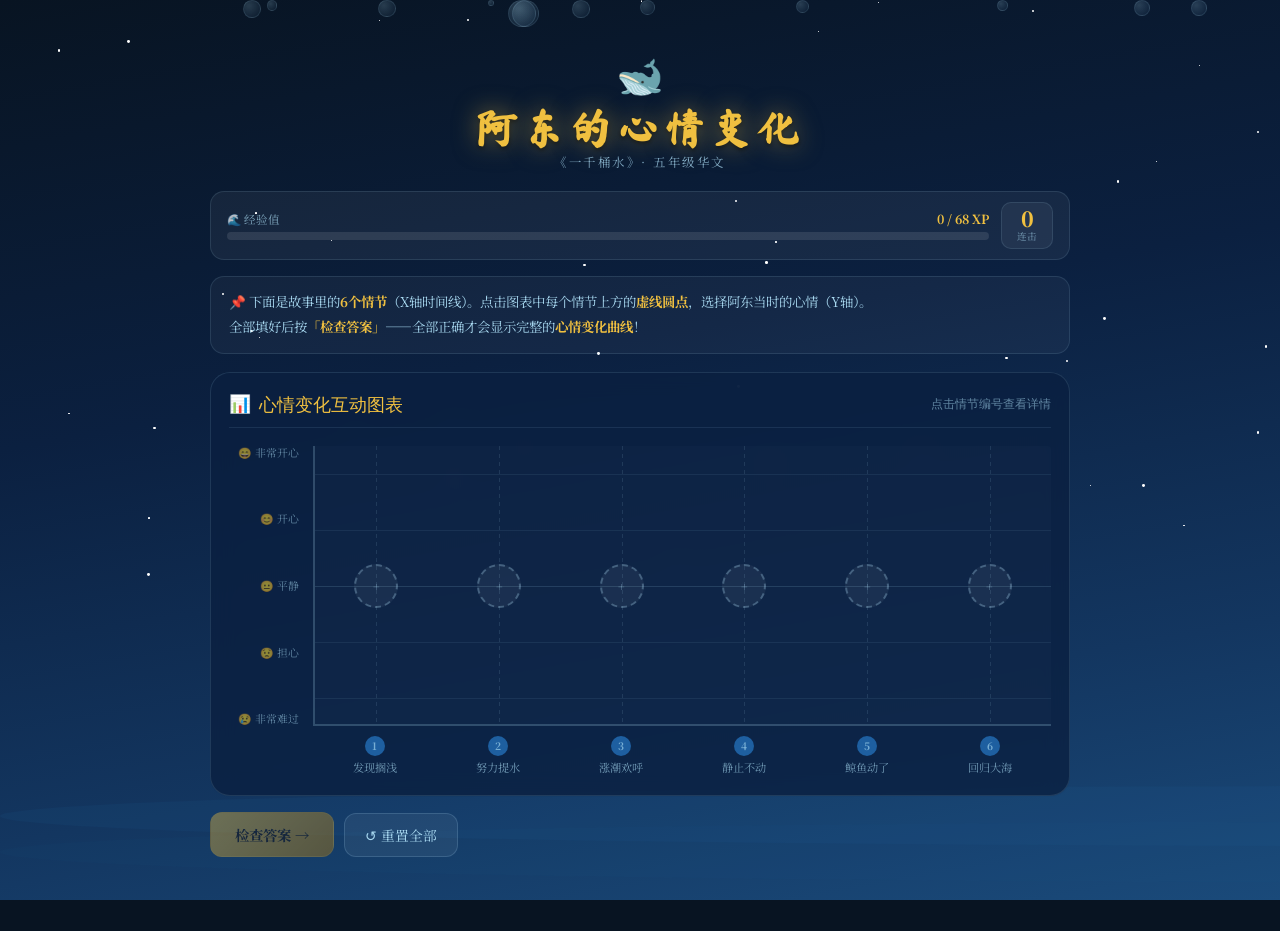
<file: 一千桶水_情感.html>
<!DOCTYPE html>
<html lang="zh">
<head>
<meta charset="UTF-8">
<meta name="viewport" content="width=device-width, initial-scale=1.0">
<title>阿东的心情变化 · 《一千桶水》</title>
<link href="https://fonts.googleapis.com/css2?family=Ma+Shan+Zheng&family=ZCOOL+XiaoWei&family=Noto+Serif+SC:wght@400;600;700&display=swap" rel="stylesheet">
<style>
/* ── RESET & BASE ── */
*{box-sizing:border-box;margin:0;padding:0;}
html{height:100%;}
body{
  background:#081422;color:#eef8ff;
  font-family:'Noto Serif SC',serif;
  min-height:100vh;overflow-x:hidden;
}

/* ── ANIMATED OCEAN BG ── */
.ocean-bg{
  position:fixed;inset:0;z-index:0;overflow:hidden;
  background:linear-gradient(170deg,#081422 0%,#0b2040 40%,#133660 75%,#1a4a7a 100%);
}
.star{position:absolute;border-radius:50%;background:#fff;animation:twinkle ease-in-out infinite;}
@keyframes twinkle{0%,100%{opacity:.12;}50%{opacity:.85;}}
.bubble{
  position:absolute;border-radius:50%;
  background:radial-gradient(circle at 30% 30%,rgba(168,216,240,.2),rgba(45,125,200,.04));
  border:1px solid rgba(168,216,240,.13);animation:rise linear infinite;
}
@keyframes rise{
  0%{transform:translateY(105vh) scale(.3);opacity:0;}
  10%{opacity:.6;}90%{opacity:.15;}
  100%{transform:translateY(-15vh) scale(1);opacity:0;}
}
.wave{
  position:absolute;width:220%;height:60px;border-radius:50%;
  background:rgba(30,95,160,.1);animation:wv 10s ease-in-out infinite;
}
@keyframes wv{0%,100%{transform:translateX(0);}50%{transform:translateX(4%) translateY(-8px);}}

/* ── LAYOUT ── */
.page{position:relative;z-index:1;max-width:900px;margin:0 auto;padding:20px 20px 60px;}

/* ── HEADER ── */
.hd{text-align:center;padding:26px 0 20px;animation:fadeDown .7s ease;}
@keyframes fadeDown{from{opacity:0;transform:translateY(-18px);}to{opacity:1;transform:translateY(0);}}
.hd-whale{font-size:2.4rem;margin-bottom:6px;}
.hd h1{
  font-family:'Ma Shan Zheng',cursive;
  font-size:clamp(1.6rem,5vw,2.6rem);
  color:#f0c040;
  text-shadow:0 0 24px rgba(240,192,64,.5),0 2px 4px rgba(0,0,0,.6);
  letter-spacing:.12em;margin-bottom:4px;
}
.hd .sub{font-size:.78rem;color:#a8d8f0;opacity:.75;letter-spacing:.2em;}

/* ── SCORE BAR ── */
.score-bar{
  display:flex;align-items:center;gap:12px;
  background:rgba(255,255,255,.05);border:1px solid rgba(168,216,240,.13);
  border-radius:14px;padding:10px 16px;margin-bottom:16px;
}
.score-xp{
  display:flex;flex-direction:column;flex:1;
}
.xp-row{display:flex;justify-content:space-between;align-items:center;margin-bottom:4px;}
.xp-title{font-size:.72rem;color:#a8d8f0;opacity:.7;}
.xp-val{font-size:.78rem;color:#f0c040;font-weight:700;}
.xp-track{height:8px;background:rgba(255,255,255,.1);border-radius:4px;overflow:hidden;}
.xp-fill{
  height:100%;background:linear-gradient(90deg,#7ee8a2,#2de87a);
  border-radius:4px;transition:width .5s cubic-bezier(.34,1.56,.64,1);
  box-shadow:0 0 8px rgba(126,232,162,.45);
}
.combo-wrap{
  text-align:center;min-width:52px;
  background:rgba(255,255,255,.05);border:1px solid rgba(168,216,240,.13);
  border-radius:10px;padding:5px 9px;flex-shrink:0;
}
.combo-n{font-size:1.3rem;color:#f0c040;font-weight:900;line-height:1;transition:all .2s;}
.combo-t{font-size:.6rem;color:#a8d8f0;opacity:.65;}
.combo-wrap.fire .combo-n{color:#ff9040;text-shadow:0 0 10px rgba(255,144,64,.7);animation:cpop .3s ease;}
@keyframes cpop{0%{transform:scale(1);}50%{transform:scale(1.4);}100%{transform:scale(1);}}

/* ── INSTRUCTION CARD ── */
.instr{
  background:rgba(255,255,255,.04);border:1px solid rgba(168,216,240,.12);
  border-radius:14px;padding:13px 18px;margin-bottom:18px;
  font-size:.84rem;color:#a8d8f0;line-height:1.85;
}
.instr strong{color:#f0c040;}

/* ── MAIN CHART PANEL ── */
.chart-panel{
  background:rgba(11,32,64,.8);border:1px solid rgba(168,216,240,.13);
  border-radius:20px;padding:20px 18px 16px;
  backdrop-filter:blur(12px);margin-bottom:16px;
}
.chart-title{
  font-family:'ZCOOL XiaoWei',serif;font-size:1.1rem;color:#f0c040;
  margin-bottom:18px;display:flex;align-items:center;gap:8px;
  padding-bottom:10px;border-bottom:1px solid rgba(168,216,240,.1);
}

/* ── INTERACTIVE CHART ── */
.chart-wrap{overflow-x:auto;margin-bottom:4px;}
.chart-inner{min-width:480px;position:relative;}

/* Y-axis */
.y-axis{
  position:absolute;left:0;top:0;
  display:flex;flex-direction:column;justify-content:space-between;
  width:80px;pointer-events:none;
}
.y-lbl{
  font-size:.68rem;color:rgba(168,216,240,.55);
  text-align:right;padding-right:10px;line-height:1.2;
}

/* Grid */
.chart-grid{
  margin-left:84px;position:relative;
  border-left:2px solid rgba(168,216,240,.22);
  border-bottom:2px solid rgba(168,216,240,.22);
  background:rgba(255,255,255,.015);
  border-radius:0 4px 0 0;
}
.hline{
  position:absolute;left:0;right:0;height:1px;
  background:rgba(168,216,240,.08);pointer-events:none;
}
.hline.mid{background:rgba(168,216,240,.15);}
.vguide{
  position:absolute;top:0;bottom:0;width:1px;pointer-events:none;
  background:repeating-linear-gradient(to bottom,rgba(168,216,240,.12) 0,rgba(168,216,240,.12) 4px,transparent 4px,transparent 8px);
}

/* Dot slots */
.dot-slot{
  position:absolute;
  width:44px;height:44px;border-radius:50%;
  border:2px dashed rgba(168,216,240,.3);
  background:rgba(255,255,255,.05);
  cursor:pointer;transition:all .25s;
  display:flex;align-items:center;justify-content:center;
  font-size:.7rem;color:rgba(168,216,240,.45);
  font-weight:600;
  transform:translate(-50%,-50%);
  z-index:10;
}
.dot-slot:hover{
  border-color:#f0c040;background:rgba(240,192,64,.1);
  color:#f0c040;transform:translate(-50%,-50%) scale(1.1);
  box-shadow:0 0 14px rgba(240,192,64,.3);
}
.dot-slot.placed{
  border:2px solid #2d7dc8;background:rgba(45,125,200,.28);
  color:#eef8ff;font-size:.72rem;font-weight:700;
  white-space:nowrap;padding:0 6px;
  border-radius:22px;width:auto;min-width:44px;height:32px;
  box-shadow:0 2px 10px rgba(45,125,200,.3);
}
.dot-slot.placed:hover{
  border-color:#e85d4a;background:rgba(232,93,74,.2);
  box-shadow:0 2px 12px rgba(232,93,74,.3);
}
.dot-slot.correct{
  border:2px solid #3dba7a!important;background:rgba(61,186,122,.28)!important;
  color:#9ce8c0!important;cursor:default;pointer-events:none;
  box-shadow:0 0 12px rgba(61,186,122,.35)!important;
  border-radius:22px;width:auto;min-width:44px;height:32px;
  padding:0 6px;font-size:.72rem;font-weight:700;white-space:nowrap;
  transform:translate(-50%,-50%) scale(1)!important;
}
.dot-slot.wrong{
  border-color:#e85d4a!important;background:rgba(232,93,74,.2)!important;
  animation:shake .45s ease;
}
@keyframes shake{
  0%,100%{transform:translate(-50%,-50%);}
  25%{transform:translate(calc(-50% + 6px),-50%);}
  75%{transform:translate(calc(-50% - 6px),-50%);}
}

/* Curve SVG */
#curveSvg{
  position:absolute;top:0;left:0;width:100%;height:100%;
  pointer-events:none;overflow:visible;
}

/* X-axis */
.x-axis{
  margin-left:84px;display:flex;
  padding-top:10px;
}
.x-lbl{
  flex:1;text-align:center;font-size:.7rem;
  color:rgba(168,216,240,.65);line-height:1.5;
  padding:0 2px;cursor:pointer;transition:color .2s;
  user-select:none;
}
.x-lbl:hover{color:#f0c040;}
.x-lbl .ev-n{
  display:inline-flex;align-items:center;justify-content:center;
  width:20px;height:20px;border-radius:50%;
  background:#1e5fa0;font-size:.64rem;font-weight:700;
  margin-bottom:3px;
}
.x-lbl.active-lbl .ev-n{background:#f0c040;color:#081422;}

/* ── EVENT DETAIL BOX ── */
.ev-detail{
  background:rgba(255,255,255,.04);border:1px solid rgba(168,216,240,.15);
  border-left:3px solid #f0c040;
  border-radius:0 12px 12px 0;padding:12px 16px;
  margin-bottom:14px;font-size:.84rem;color:#a8d8f0;
  line-height:1.85;display:none;animation:fadeIn .2s ease;
}
@keyframes fadeIn{from{opacity:0;transform:translateY(4px);}to{opacity:1;transform:translateY(0);}}
.ev-detail.show{display:block;}
.ev-detail .ev-num-tag{
  display:inline-block;background:#1e5fa0;color:#fff;
  font-size:.68rem;font-weight:700;padding:1px 8px;border-radius:8px;margin-right:6px;
}
.ev-detail .quote{
  font-style:italic;font-size:.78rem;
  color:rgba(168,216,240,.7);border-left:2px solid rgba(168,216,240,.2);
  padding-left:8px;margin-top:5px;
}

/* ── MOOD PICKER ── */
.picker{
  position:fixed;z-index:600;
  background:linear-gradient(135deg,rgba(11,32,64,.98),rgba(8,20,34,.98));
  border:1px solid rgba(168,216,240,.25);border-radius:16px;
  padding:12px;min-width:160px;
  box-shadow:0 10px 36px rgba(0,0,0,.55),0 0 20px rgba(45,125,200,.15);
  display:none;
}
.picker.show{display:block;animation:pickerPop .2s cubic-bezier(.34,1.56,.64,1);}
@keyframes pickerPop{from{transform:scale(.85);opacity:0;}to{transform:scale(1);opacity:1;}}
.picker-ttl{
  font-size:.72rem;color:rgba(168,216,240,.6);
  text-align:center;margin-bottom:8px;letter-spacing:.05em;
}
.picker-opts{display:flex;flex-direction:column;gap:5px;}
.pick-btn{
  background:rgba(255,255,255,.06);border:1px solid rgba(168,216,240,.18);
  border-radius:9px;padding:8px 14px;
  color:#a8d8f0;cursor:pointer;text-align:left;
  font-family:'Noto Serif SC',serif;font-size:.84rem;
  transition:all .18s;white-space:nowrap;
}
.pick-btn:hover{border-color:#f0c040;color:#f0c040;background:rgba(240,192,64,.1);}

/* ── CONTROLS ── */
.controls{
  display:flex;gap:10px;flex-wrap:wrap;align-items:center;
  margin-bottom:14px;
}
.btn-check{
  background:linear-gradient(135deg,#f0c040,#b87c08);
  border:1px solid rgba(240,192,64,.35);border-radius:12px;
  padding:11px 24px;color:#1a0a00;cursor:pointer;
  font-family:'Noto Serif SC',serif;font-size:.9rem;font-weight:700;
  transition:all .2s;
}
.btn-check:hover{transform:translateY(-2px);box-shadow:0 6px 18px rgba(240,192,64,.4);}
.btn-check:disabled{opacity:.4;cursor:default;transform:none;box-shadow:none;}
.btn-reset{
  background:rgba(255,255,255,.06);border:1px solid rgba(168,216,240,.18);
  border-radius:12px;padding:11px 20px;color:#a8d8f0;cursor:pointer;
  font-family:'Noto Serif SC',serif;font-size:.86rem;transition:all .2s;
  display:flex;align-items:center;gap:6px;
}
.btn-reset:hover{border-color:#a8d8f0;background:rgba(168,216,240,.1);}

/* ── FEEDBACK ── */
.feedback{
  padding:11px 15px;border-radius:11px;font-size:.84rem;line-height:1.75;
  display:none;margin-bottom:14px;
}
.feedback.show{display:block;animation:fadeIn .25s;}
.feedback.ok{background:rgba(61,186,122,.16);border:1px solid rgba(61,186,122,.38);color:#9ce8c0;}
.feedback.no{background:rgba(232,93,74,.13);border:1px solid rgba(232,93,74,.28);color:#f0a090;}

/* ── TRY AGAIN BANNER ── */
.try-again{
  background:rgba(232,93,74,.12);border:1px solid rgba(232,93,74,.3);
  border-radius:11px;padding:11px 15px;margin-bottom:14px;
  font-size:.84rem;color:#f0a090;line-height:1.7;display:none;
}
.try-again.show{display:block;animation:fadeIn .3s;}

/* ── SUCCESS SECTION ── */
.success-sec{
  text-align:center;padding:20px 0 8px;display:none;
}
.success-sec.show{display:block;animation:fadeIn .5s;}
.success-whale{font-size:2.8rem;animation:wbob 2s ease-in-out infinite;display:inline-block;}
@keyframes wbob{0%,100%{transform:translateY(0) rotate(-5deg);}50%{transform:translateY(-12px) rotate(5deg);}}
.success-title{font-family:'Ma Shan Zheng';font-size:1.7rem;color:#f0c040;margin:10px 0 6px;}
.success-body{font-size:.88rem;color:#a8d8f0;margin-bottom:18px;line-height:1.8;}
.big-stars{font-size:1.7rem;letter-spacing:4px;margin:6px 0;}

/* ── FINAL CURVE PANEL ── */
.curve-panel{
  background:rgba(11,32,64,.8);border:1px solid rgba(168,216,240,.13);
  border-radius:20px;padding:20px 18px;backdrop-filter:blur(12px);
  margin-bottom:16px;display:none;
}
.curve-panel.show{display:block;animation:fadeIn .4s;}
.curve-panel-title{
  font-family:'ZCOOL XiaoWei',serif;font-size:1.05rem;color:#f0c040;
  margin-bottom:16px;display:flex;align-items:center;gap:8px;
  padding-bottom:10px;border-bottom:1px solid rgba(168,216,240,.1);
}

/* ── FLOATING SCORES ── */
.xp-float{
  position:fixed;pointer-events:none;z-index:999;
  font-weight:900;font-size:1.3rem;color:#7ee8a2;
  text-shadow:0 0 12px rgba(126,232,162,.8);
  animation:xpfl 1.2s ease-out forwards;
}
@keyframes xpfl{0%{opacity:1;transform:translateY(0) scale(1);}100%{opacity:0;transform:translateY(-80px) scale(1.4);}}
.cfloat{color:#f0c040;font-size:1.5rem;text-shadow:0 0 14px rgba(255,215,0,.8);}
.mfloat{color:#e85d4a;}

/* ── TOAST ── */
.toast{
  position:fixed;top:16px;right:16px;z-index:998;
  background:linear-gradient(135deg,rgba(11,32,64,.97),rgba(8,20,34,.97));
  border:1px solid #f0c040;border-radius:14px;padding:12px 16px;
  min-width:200px;max-width:280px;
  transform:translateX(140%);transition:transform .4s cubic-bezier(.34,1.56,.64,1);
  box-shadow:0 8px 28px rgba(0,0,0,.4);
}
.toast.show{transform:translateX(0);}
.t-icon{font-size:1.5rem;margin-bottom:3px;}
.t-title{font-size:.72rem;color:#f0c040;font-weight:700;letter-spacing:.08em;margin-bottom:2px;}
.t-body{font-size:.78rem;color:#a8d8f0;line-height:1.5;}

/* ── FIREWORKS ── */
.fw{position:fixed;pointer-events:none;z-index:999;font-size:1.3rem;
  animation:fwa 1s ease-out forwards;}
@keyframes fwa{0%{opacity:1;transform:translate(0,0);}100%{opacity:0;transform:var(--ft);}}

/* ── RESPONSIVE ── */
@media(max-width:500px){
  .page{padding:14px 14px 50px;}
  .chart-panel{padding:14px 12px 12px;}
  .y-lbl{font-size:.6rem;}
  .x-lbl{font-size:.62rem;}
}
</style>
</head>
<body>

<!-- Ocean background -->
<div class="ocean-bg" id="bgEl">
  <div class="wave" style="bottom:6%;"></div>
  <div class="wave" style="bottom:2%;opacity:.4;animation-duration:14s;animation-delay:-5s;"></div>
</div>

<!-- Toast -->
<div class="toast" id="toast">
  <div class="t-icon" id="tIcon">🏅</div>
  <div class="t-title" id="tTitle"></div>
  <div class="t-body" id="tBody"></div>
</div>

<!-- Mood picker popup -->
<div class="picker" id="picker">
  <div class="picker-ttl">选择阿东的心情：</div>
  <div class="picker-opts" id="pickerOpts"></div>
</div>

<div class="page">

  <!-- Header -->
  <div class="hd">
    <div class="hd-whale">🐋</div>
    <h1>阿东的心情变化</h1>
    <div class="sub">《一千桶水》· 五年级华文</div>
  </div>

  <!-- Score bar -->
  <div class="score-bar">
    <div class="score-xp">
      <div class="xp-row">
        <span class="xp-title">🌊 经验值</span>
        <span class="xp-val"><span id="xpNum">0</span> / <span id="xpMax">68</span> XP</span>
      </div>
      <div class="xp-track"><div class="xp-fill" id="xpFill" style="width:0%"></div></div>
    </div>
    <div class="combo-wrap" id="comboWrap">
      <div class="combo-n" id="comboN">0</div>
      <div class="combo-t">连击</div>
    </div>
  </div>

  <!-- Instruction -->
  <div class="instr">
    📌 下面是故事里的<strong>6个情节</strong>（X轴时间线）。点击图表中每个情节上方的<strong>虚线圆点</strong>，选择阿东当时的心情（Y轴）。<br>
    全部填好后按<strong>「检查答案」</strong>——全部正确才会显示完整的<strong>心情变化曲线</strong>！
  </div>

  <!-- Interactive chart -->
  <div class="chart-panel">
    <div class="chart-title">
      <span>📊</span>
      <span>心情变化互动图表</span>
      <span style="font-size:.72rem;color:rgba(168,216,240,.55);margin-left:auto;">点击情节编号查看详情</span>
    </div>

    <div class="chart-wrap">
      <div class="chart-inner" id="chartInner">
        <div class="y-axis" id="yAxis"></div>
        <div class="chart-grid" id="chartGrid">
          <svg id="curveSvg"></svg>
        </div>
        <div class="x-axis" id="xAxis"></div>
      </div>
    </div>
  </div>

  <!-- Event detail card -->
  <div class="ev-detail" id="evDetail"></div>

  <!-- Feedback -->
  <div class="try-again" id="tryAgain">
    ❌ 有 <span id="wrongCount"></span> 个情节选错了！已重置，请重新选择。
  </div>
  <div class="feedback" id="feedback"></div>

  <!-- Controls -->
  <div class="controls">
    <button class="btn-check" id="btnCheck" onclick="checkAnswers()" disabled>检查答案 →</button>
    <button class="btn-reset" onclick="resetAll()">↺ 重置全部</button>
  </div>

  <!-- Final curve panel (revealed after passing) -->
  <div class="curve-panel" id="curvePanel">
    <div class="curve-panel-title">
      <span>📈</span>阿东的心情变化曲线（完整版）
    </div>
    <div class="chart-wrap">
      <div class="chart-inner" id="curveChartInner">
        <div class="y-axis" id="curveYAxis"></div>
        <div class="chart-grid" id="curveGrid">
          <svg id="curveFinalSvg"></svg>
        </div>
        <div class="x-axis" id="curveXAxis"></div>
      </div>
    </div>
  </div>

  <!-- Success section -->
  <div class="success-sec" id="successSec">
    <div class="success-whale">🐋</div>
    <div class="success-title">全部正确！</div>
    <div class="big-stars" id="successStars">⭐⭐⭐</div>
    <div class="success-body" id="successBody"></div>
  </div>

</div><!-- .page -->

<script>
// ══════════════════════════════════════════
// DATA
// ══════════════════════════════════════════
const EVENTS = [
  {
    id:'e1',
    short:'发现搁浅',
    txt:'阿东和弟弟在海边发现鲸鱼搁浅，鲸鱼随时会死。',
    quote:'"鲸鱼搁浅了，怎么办？如果没有水，它就会死掉"',
    correct:'着急担心',
    opts:['高兴期待','着急担心','轻松平静','伤心绝望']
  },
  {
    id:'e2',
    short:'努力提水',
    txt:'阿东和弟弟与村民们一起来来回回提水，跑得满头大汗。',
    quote:'"他们喘着气，来来回回地跑着，跑得满头大汗，衣服都湿透了"',
    correct:'紧张努力',
    opts:['无聊轻松','放松开心','紧张努力','失望沮丧']
  },
  {
    id:'e3',
    short:'涨潮欢呼',
    txt:'忽然有人喊"涨潮了！"海浪一波一波冲来，鲸鱼有救了！',
    quote:'"大家都激动地欢呼起来：涨潮了！鲸鱼有救了！"',
    correct:'激动高兴',
    opts:['激动高兴','平静无聊','害怕恐惧','失望沮丧']
  },
  {
    id:'e4',
    short:'静止不动',
    txt:'海水漫过鲸鱼身体，但鲸鱼一动也不动，大家的心一沉。',
    quote:'"望着海水中一动也不动的鲸鱼，大家的心不禁一沉"',
    correct:'担心失望',
    opts:['非常高兴','担心失望','愤怒生气','轻松平静']
  },
  {
    id:'e5',
    short:'鲸鱼动了',
    txt:'人群中响起惊呼"动了！动了！"鲸鱼开始摆动身子！',
    quote:'"人群中响起一阵惊呼：动了！动了！"',
    correct:'惊喜兴奋',
    opts:['难过伤心','轻松平静','惊喜兴奋','担心害怕']
  },
  {
    id:'e6',
    short:'回归大海',
    txt:'大浪打来，鲸鱼随波浪离开沙滩，慢慢游回大海，大家依依不舍。',
    quote:'"悬着的心才放了下来"；"依依不舍地跟鲸鱼道别"',
    correct:'放心不舍',
    opts:['后悔难受','放心不舍','愤怒失望','无动于衷']
  }
];

const EMOJIS = {
  '着急担心':'😟','紧张努力':'😤','激动高兴':'😄',
  '担心失望':'😢','惊喜兴奋':'😲','放心不舍':'😊',
  '高兴期待':'😊','轻松平静':'😐','伤心绝望':'😭',
  '无聊轻松':'😒','放松开心':'😌','失望沮丧':'😞',
  '平静无聊':'😶','害怕恐惧':'😨','非常高兴':'😁',
  '愤怒生气':'😠','难过伤心':'😢','担心害怕':'😰',
  '后悔难受':'😣','无动于衷':'😑'
};

// Y-axis: 5 mood levels, top=happy (index 0), bottom=sad (index 4)
const Y_LEVELS = [
  {label:'😄 非常开心', val:4},
  {label:'😊 开心',     val:3},
  {label:'😐 平静',     val:2},
  {label:'😟 担心',     val:1},
  {label:'😢 非常难过', val:0},
];
// Mood → Y level value (0–4)
const MOOD_VAL = {
  '着急担心':1,'紧张努力':1,'激动高兴':4,
  '担心失望':0,'惊喜兴奋':4,'放心不舍':3,
  '高兴期待':3,'轻松平静':2,'伤心绝望':0,
  '无聊轻松':2,'放松开心':3,'失望沮丧':1,
  '平静无聊':2,'害怕恐惧':1,'非常高兴':4,
  '愤怒生气':1,'难过伤心':0,'担心害怕':1,
  '后悔难受':0,'无动于衷':2
};

// ── Chart dimensions ──
const ROW_H  = 56; // px per mood level row
const N_ROWS = 5;
const CHART_H = N_ROWS * ROW_H;

// ── State ──
const S = {
  placed: {},   // evid → mood string | null
  correct: {},  // evid → true (locked correct)
  xp: 0,
  combo: 0,
  maxCombo: 0,
  done: false,
  activeEvid: null
};
EVENTS.forEach(ev=>{ S.placed[ev.id]=null; S.correct[ev.id]=false; });

// ── Audio ──
let AC;
function getAC(){ if(!AC) AC=new (window.AudioContext||window.webkitAudioContext)(); return AC; }
function tone(f,d,t='sine',v=.22){
  try{const ac=getAC(),o=ac.createOscillator(),g=ac.createGain();
    o.connect(g);g.connect(ac.destination);o.type=t;o.frequency.value=f;
    g.gain.setValueAtTime(v,ac.currentTime);g.gain.exponentialRampToValueAtTime(.001,ac.currentTime+d);
    o.start();o.stop(ac.currentTime+d);}catch(e){}
}
function sfxOk(){ tone(523,.07);setTimeout(()=>tone(659,.07),75);setTimeout(()=>tone(784,.18),150); }
function sfxNo(){ tone(200,.22,'sawtooth',.13); }
function sfxCombo(n){ const f=[440,523,587,659,784,880][Math.min(n-2,5)]; tone(f,.1);setTimeout(()=>tone(f*1.5,.14),110); }
function sfxLvl(){ [523,659,784,1046].forEach((f,i)=>setTimeout(()=>tone(f,.22),i*110)); }
function sfxPlace(){ tone(300,.08);setTimeout(()=>tone(380,.1),80); }

// ══════════════════════════════════════════
// INIT
// ══════════════════════════════════════════
(function init(){
  // Background particles
  const bg = document.getElementById('bgEl');
  for(let i=0;i<50;i++){
    const s=document.createElement('div'); s.className='star';
    const sz=Math.random()*2+1;
    s.style.cssText=`width:${sz}px;height:${sz}px;left:${Math.random()*100}%;top:${Math.random()*70}%;animation-duration:${Math.random()*3+2}s;animation-delay:${Math.random()*5}s;`;
    bg.appendChild(s);
  }
  for(let i=0;i<12;i++){
    const b=document.createElement('div'); b.className='bubble';
    const sz=Math.random()*24+6;
    b.style.cssText=`width:${sz}px;height:${sz}px;left:${Math.random()*100}%;animation-duration:${Math.random()*14+7}s;animation-delay:${Math.random()*12}s;`;
    bg.appendChild(b);
  }
  buildChart('chartGrid','yAxis','xAxis');
  document.addEventListener('click', outsideClose, true);
})();

// ══════════════════════════════════════════
// BUILD CHART
// ══════════════════════════════════════════
function buildChart(gridId, yId, xId, locked=false){
  const grid = document.getElementById(gridId);
  const yAxis = document.getElementById(yId);
  const xAxis = document.getElementById(xId);
  if(!grid) return;

  const svgId = gridId==='chartGrid' ? 'curveSvg' : 'curveFinalSvg';
  grid.style.height = CHART_H + 'px';
  grid.innerHTML = `<svg id="${svgId}" style="position:absolute;top:0;left:0;width:100%;height:100%;pointer-events:none;overflow:visible;"></svg>`;

  yAxis.innerHTML=''; xAxis.innerHTML='';
  yAxis.style.height = CHART_H + 'px';

  // Y labels
  Y_LEVELS.forEach(lv=>{
    const d=document.createElement('div');
    d.className='y-lbl';d.textContent=lv.label;
    yAxis.appendChild(d);
  });

  // H-lines
  Y_LEVELS.forEach((lv,i)=>{
    const l=document.createElement('div');
    l.className='hline'+(i===2?' mid':'');
    l.style.top=(i*ROW_H+ROW_H/2)+'px';
    grid.appendChild(l);
  });

  // Columns: vguide + dot slot + x-label
  const colPct = 100/EVENTS.length;
  EVENTS.forEach((ev,i)=>{
    // Vertical guide
    const vg=document.createElement('div');
    vg.className='vguide';vg.style.left=((i+.5)*colPct)+'%';
    grid.appendChild(vg);

    if(!locked){
      // Interactive dot slot
      const slot=document.createElement('div');
      slot.className='dot-slot';slot.id='slot-'+ev.id;
      slot.style.left=((i+.5)*colPct)+'%';

      const placed = S.placed[ev.id];
      const isCorrect = S.correct[ev.id];

      if(isCorrect){
        slot.classList.add('correct');
        slot.textContent = (EMOJIS[ev.correct]||'') + ' ' + ev.correct;
        slot.style.top = yPos(ev.correct)+'px';
      } else if(placed){
        slot.classList.add('placed');
        slot.textContent = (EMOJIS[placed]||'') + ' ' + placed;
        slot.style.top = yPos(placed)+'px';
      } else {
        slot.textContent='+';
        slot.style.top=(CHART_H/2)+'px';
      }

      if(!isCorrect){
        slot.addEventListener('click', e=>{e.stopPropagation(); openPicker(ev.id, slot, i);});
      }
      grid.appendChild(slot);
    }

    // X label
    const xl=document.createElement('div');
    xl.className='x-lbl';xl.id=(locked?'cx-':'xx-')+ev.id;
    xl.innerHTML=`<div class="ev-n">${i+1}</div><br>${ev.short}`;
    xl.addEventListener('click',()=>showDetail(ev,i,xl));
    xAxis.appendChild(xl);
  });

  // Redraw preview curve if slots have placed values
  if(!locked) redrawPreview();
}

function yPos(mood){
  const val = MOOD_VAL[mood] ?? 2;
  const row = Y_LEVELS.findIndex(l=>l.val===val);
  return (row<0?2:row)*ROW_H + ROW_H/2;
}

// ══════════════════════════════════════════
// DETAIL BOX
// ══════════════════════════════════════════
function showDetail(ev, idx, xlEl){
  // Toggle: clicking same label hides detail
  const box = document.getElementById('evDetail');
  const prevId = box.dataset.evid;
  // Clear active label
  document.querySelectorAll('.x-lbl').forEach(el=>el.classList.remove('active-lbl'));

  if(prevId===ev.id && box.classList.contains('show')){
    box.classList.remove('show');
    box.dataset.evid='';
    return;
  }
  box.dataset.evid = ev.id;
  box.classList.add('show');
  xlEl.classList.add('active-lbl');
  box.innerHTML=`<span class="ev-num-tag">情节 ${idx+1}</span><strong style="color:#eef8ff">${ev.txt}</strong><div class="quote">📖 ${ev.quote}</div>`;
}

// ══════════════════════════════════════════
// PICKER
// ══════════════════════════════════════════
function openPicker(evid, slotEl, colIdx){
  if(S.correct[evid]) return;
  S.activeEvid = evid;

  const picker = document.getElementById('picker');
  const opts = document.getElementById('pickerOpts');
  const ev = EVENTS.find(e=>e.id===evid);

  opts.innerHTML='';
  ev.opts.forEach(mood=>{
    const btn=document.createElement('button');
    btn.className='pick-btn';
    btn.textContent=(EMOJIS[mood]||'') + ' ' + mood;
    btn.addEventListener('click', e=>{e.stopPropagation(); selectMood(evid, mood);});
    opts.appendChild(btn);
  });

  // Position: fixed coords, prefer right → left → below
  picker.style.display='block';
  picker.classList.add('show');

  const rect = slotEl.getBoundingClientRect();
  const ph = picker.offsetHeight || 280;
  const pw = picker.offsetWidth  || 170;
  const mg = 10;
  let top, left;

  if(rect.right + mg + pw <= window.innerWidth - mg){
    left = rect.right + mg;
    top  = rect.top + rect.height/2 - ph/2;
  } else if(rect.left - mg - pw >= mg){
    left = rect.left - mg - pw;
    top  = rect.top + rect.height/2 - ph/2;
  } else {
    left = rect.left + rect.width/2 - pw/2;
    top  = rect.bottom + mg;
    if(top+ph > window.innerHeight-mg) top = rect.top - ph - mg;
  }
  top  = Math.max(mg, Math.min(top,  window.innerHeight - ph - mg));
  left = Math.max(mg, Math.min(left, window.innerWidth  - pw - mg));

  picker.style.top  = top  + 'px';
  picker.style.left = left + 'px';
}

function closePicker(){
  const p=document.getElementById('picker');
  p.classList.remove('show');
  p.style.display='none';
  S.activeEvid=null;
}

function outsideClose(e){
  const p=document.getElementById('picker');
  if(p && p.style.display!=='none' && !p.contains(e.target)){
    if(!e.target.closest('.dot-slot')) closePicker();
  }
}

function selectMood(evid, mood){
  S.placed[evid] = mood;

  const slot = document.getElementById('slot-'+evid);
  if(slot){
    slot.classList.add('placed');
    slot.textContent = (EMOJIS[mood]||'') + ' ' + mood;
    slot.style.top = yPos(mood)+'px';
  }

  closePicker();
  sfxPlace();
  redrawPreview();
  updateCheckBtn();
}

// ══════════════════════════════════════════
// PREVIEW CURVE (dashed, while answering)
// ══════════════════════════════════════════
function redrawPreview(){
  const svg = document.getElementById('curveSvg');
  if(!svg) return;
  // Remove old preview path only (keep nothing else at this stage)
  svg.querySelectorAll('.preview-path').forEach(el=>el.remove());

  const grid = document.getElementById('chartGrid');
  const gw = grid.offsetWidth || 500;
  const colW = gw / EVENTS.length;

  const pts = EVENTS.map((ev,i)=>{
    const mood = S.correct[ev.id] ? ev.correct : S.placed[ev.id];
    if(!mood) return null;
    return {x:(i+.5)*colW, y:yPos(mood)};
  }).filter(Boolean);

  if(pts.length < 2) return;

  let d = `M ${pts[0].x} ${pts[0].y}`;
  for(let i=1;i<pts.length;i++){
    const cpx1=pts[i-1].x+(pts[i].x-pts[i-1].x)*.45;
    const cpx2=pts[i].x-(pts[i].x-pts[i-1].x)*.45;
    d+=` C ${cpx1} ${pts[i-1].y}, ${cpx2} ${pts[i].y}, ${pts[i].x} ${pts[i].y}`;
  }

  const path=document.createElementNS('http://www.w3.org/2000/svg','path');
  path.setAttribute('class','preview-path');
  path.setAttribute('d',d);
  path.setAttribute('stroke','rgba(168,216,240,.28)');
  path.setAttribute('stroke-width','2');
  path.setAttribute('fill','none');
  path.setAttribute('stroke-dasharray','6 5');
  path.setAttribute('stroke-linecap','round');
  svg.appendChild(path);
}

// ══════════════════════════════════════════
// CHECK ANSWERS
// ══════════════════════════════════════════
function updateCheckBtn(){
  const allFilled = EVENTS.every(ev=> S.correct[ev.id] || S.placed[ev.id]);
  document.getElementById('btnCheck').disabled = !allFilled;
}

function checkAnswers(){
  if(S.done) return;
  let wrong=0, xpGained=0;

  EVENTS.forEach(ev=>{
    if(S.correct[ev.id]) return;
    const placed = S.placed[ev.id];
    const ok = placed === ev.correct;
    const slot = document.getElementById('slot-'+ev.id);

    if(ok){
      S.correct[ev.id]=true;
      if(slot){ slot.classList.add('correct'); slot.classList.remove('placed'); }
      xpGained+=8;
      incrCombo();
    } else {
      wrong++;
      if(slot){ slot.classList.add('wrong'); }
      setTimeout(()=>{
        S.placed[ev.id]=null;
        const s=document.getElementById('slot-'+ev.id);
        if(s){ s.classList.remove('wrong','placed'); s.textContent='+'; s.style.top=(CHART_H/2)+'px'; }
      }, 600);
      resetCombo();
    }
  });

  if(wrong>0){
    if(xpGained>0){ addXP(xpGained); sfxOk(); }
    else sfxNo();
    document.getElementById('wrongCount').textContent=wrong;
    document.getElementById('tryAgain').classList.add('show');
    showFb('no',`❌ 有 ${wrong} 个情节选错了，已重置，请重新选择。`);
    setTimeout(()=>{ redrawPreview(); updateCheckBtn(); }, 700);
    return;
  }

  // ── ALL CORRECT ──
  S.done = true;
  addXP(xpGained + 20); // base + bonus
  addBk();
  sfxLvl();
  document.getElementById('tryAgain').classList.remove('show');
  showFb('ok','🎉 全部正确！获得额外奖励 +20 XP！');

  // Build final curve panel
  buildFinalCurve();

  // Success section
  const totalXP = xpGained + 20;
  document.getElementById('successStars').textContent = '⭐⭐⭐';
  document.getElementById('successBody').innerHTML =
    `获得 <strong style="color:#f0c040;font-size:1.2rem;">${S.xp}</strong> XP　·　最高连击 <strong style="color:#f0c040">${S.maxCombo}</strong> 次`;
  document.getElementById('successSec').classList.add('show');

  document.getElementById('btnCheck').disabled=true;
  showToast('🌟','第二关完成！','心情变化曲线已绘出！');
  fireworks();
}

// ══════════════════════════════════════════
// FINAL CURVE
// ══════════════════════════════════════════
function buildFinalCurve(){
  document.getElementById('curvePanel').classList.add('show');

  // Build a read-only chart
  buildFinalChartUI();
  // Then draw animated curve on top
  requestAnimationFrame(()=> drawFinalCurve());
}

function buildFinalChartUI(){
  const grid = document.getElementById('curveGrid');
  const yAxis = document.getElementById('curveYAxis');
  const xAxis = document.getElementById('curveXAxis');

  grid.style.height = CHART_H+'px';
  grid.innerHTML = `<svg id="curveFinalSvg" style="position:absolute;top:0;left:0;width:100%;height:100%;pointer-events:none;overflow:visible;"></svg>`;
  yAxis.innerHTML=''; xAxis.innerHTML='';
  yAxis.style.height=CHART_H+'px';

  Y_LEVELS.forEach(lv=>{
    const d=document.createElement('div'); d.className='y-lbl'; d.textContent=lv.label;
    yAxis.appendChild(d);
  });
  Y_LEVELS.forEach((lv,i)=>{
    const l=document.createElement('div'); l.className='hline'+(i===2?' mid':'');
    l.style.top=(i*ROW_H+ROW_H/2)+'px'; grid.appendChild(l);
  });
  const colPct=100/EVENTS.length;
  EVENTS.forEach((ev,i)=>{
    const vg=document.createElement('div'); vg.className='vguide'; vg.style.left=((i+.5)*colPct)+'%';
    grid.appendChild(vg);
    const xl=document.createElement('div'); xl.className='x-lbl';
    xl.innerHTML=`<div class="ev-n">${i+1}</div><br>${ev.short}`;
    xl.addEventListener('click',()=>showDetail(ev,i,xl));
    xAxis.appendChild(xl);
  });
}

function drawFinalCurve(){
  const grid = document.getElementById('curveGrid');
  const svg  = document.getElementById('curveFinalSvg');
  if(!grid||!svg) return;

  const gw = grid.offsetWidth || 500;
  const colW = gw/EVENTS.length;

  const pts = EVENTS.map((ev,i)=>({
    x:(i+.5)*colW, y:yPos(ev.correct), mood:ev.correct
  }));

  // Gradient fill def
  const defs=document.createElementNS('http://www.w3.org/2000/svg','defs');
  const grad=document.createElementNS('http://www.w3.org/2000/svg','linearGradient');
  grad.setAttribute('id','fgrad');grad.setAttribute('x1','0');grad.setAttribute('y1','0');grad.setAttribute('x2','0');grad.setAttribute('y2','1');
  grad.innerHTML='<stop offset="0%" stop-color="#2d7dc8" stop-opacity=".42"/><stop offset="100%" stop-color="#2d7dc8" stop-opacity=".03"/>';
  defs.appendChild(grad); svg.appendChild(defs);

  let d=`M ${pts[0].x} ${pts[0].y}`;
  for(let i=1;i<pts.length;i++){
    const cpx1=pts[i-1].x+(pts[i].x-pts[i-1].x)*.45;
    const cpx2=pts[i].x-(pts[i].x-pts[i-1].x)*.45;
    d+=` C ${cpx1} ${pts[i-1].y}, ${cpx2} ${pts[i].y}, ${pts[i].x} ${pts[i].y}`;
  }

  // Fill
  const fill=document.createElementNS('http://www.w3.org/2000/svg','path');
  fill.setAttribute('d', d+` L ${pts[pts.length-1].x} ${CHART_H} L ${pts[0].x} ${CHART_H} Z`);
  fill.setAttribute('fill','url(#fgrad)'); svg.appendChild(fill);

  // Animated line
  const line=document.createElementNS('http://www.w3.org/2000/svg','path');
  line.setAttribute('d',d);
  line.setAttribute('stroke','#2d7dc8');line.setAttribute('stroke-width','2.5');
  line.setAttribute('fill','none');line.setAttribute('stroke-linecap','round');
  line.style.filter='drop-shadow(0 0 6px rgba(45,125,200,.7))';
  svg.appendChild(line);
  const len = line.getTotalLength ? line.getTotalLength() : 1000;
  line.style.strokeDasharray=len; line.style.strokeDashoffset=len;
  line.style.transition='stroke-dashoffset 1.8s cubic-bezier(.4,0,.2,1)';
  setTimeout(()=>{ line.style.strokeDashoffset='0'; }, 80);

  // Dots + mood labels (staggered)
  pts.forEach((p,i)=>{
    const g=document.createElementNS('http://www.w3.org/2000/svg','g');
    g.style.opacity='0'; g.style.transition=`opacity .3s ${.35+i*.18}s`;

    const circle=document.createElementNS('http://www.w3.org/2000/svg','circle');
    circle.setAttribute('cx',p.x); circle.setAttribute('cy',p.y); circle.setAttribute('r','7');
    circle.setAttribute('fill','#f0c040');
    circle.setAttribute('stroke','#0b2040'); circle.setAttribute('stroke-width','2');
    g.appendChild(circle);

    // Label above or below depending on y position
    const labelY = p.y > CHART_H*0.6 ? p.y-14 : p.y+20;
    const txt=document.createElementNS('http://www.w3.org/2000/svg','text');
    txt.setAttribute('x',p.x); txt.setAttribute('y',labelY);
    txt.setAttribute('text-anchor','middle');
    txt.setAttribute('fill','#f0c040');
    txt.setAttribute('font-size','11'); txt.setAttribute('font-weight','bold');
    txt.setAttribute('font-family','Noto Serif SC, serif');
    txt.textContent=(EMOJIS[p.mood]||'')+' '+p.mood;
    g.appendChild(txt);

    // Event short label in grey below
    const evTxt=document.createElementNS('http://www.w3.org/2000/svg','text');
    evTxt.setAttribute('x',p.x); evTxt.setAttribute('y', CHART_H-4);
    evTxt.setAttribute('text-anchor','middle');
    evTxt.setAttribute('fill','rgba(168,216,240,.4)');
    evTxt.setAttribute('font-size','9');
    evTxt.setAttribute('font-family','Noto Serif SC, serif');
    evTxt.textContent='情节'+(i+1);
    g.appendChild(evTxt);

    svg.appendChild(g);
    setTimeout(()=>{ g.style.opacity='1'; }, 420+i*180);
  });
}

// ══════════════════════════════════════════
// RESET
// ══════════════════════════════════════════
function resetAll(){
  if(S.done) return; // locked after completion
  EVENTS.forEach(ev=>{ S.placed[ev.id]=null; });
  document.getElementById('tryAgain').classList.remove('show');
  document.getElementById('feedback').className='feedback';
  document.getElementById('evDetail').classList.remove('show');
  document.querySelectorAll('.x-lbl').forEach(el=>el.classList.remove('active-lbl'));
  closePicker();
  buildChart('chartGrid','yAxis','xAxis');
  updateCheckBtn();
}

// ══════════════════════════════════════════
// XP & COMBO
// ══════════════════════════════════════════
function addXP(amt){
  S.xp+=amt;
  spawnFloat(`+${amt} XP`);
  updateXPBar();
}

function updateXPBar(){
  const max=68; // 6*8 + 20 bonus
  const pct=Math.min(100, S.xp/max*100);
  document.getElementById('xpFill').style.width=pct+'%';
  document.getElementById('xpNum').textContent=S.xp;
}

function incrCombo(){
  S.combo++;
  if(S.combo>S.maxCombo) S.maxCombo=S.combo;
  document.getElementById('comboN').textContent=S.combo;
  document.getElementById('comboWrap').classList.toggle('fire', S.combo>=3);
  if(S.combo>=2) sfxCombo(S.combo);
  if(S.combo>=3){
    S.xp+=3; updateXPBar();
    spawnCFloat();
  }
  if(S.combo===3) showToast('🔥','三连击！','+3 XP 连击奖励！');
}

function resetCombo(){
  S.combo=0;
  document.getElementById('comboN').textContent='0';
  document.getElementById('comboWrap').classList.remove('fire');
}

// ══════════════════════════════════════════
// FLOATS, TOAST, FIREWORKS, FEEDBACK
// ══════════════════════════════════════════
function spawnFloat(text, cls=''){
  const el=document.createElement('div');
  el.className='xp-float '+(cls);
  el.textContent=text;
  el.style.left=(window.innerWidth/2-30)+'px';
  el.style.top=(window.innerHeight*.45)+'px';
  document.body.appendChild(el);
  setTimeout(()=>el.remove(),1350);
}
function spawnCFloat(){
  const el=document.createElement('div');
  el.className='xp-float cfloat';
  el.textContent=`🔥 ${S.combo}连击!`;
  el.style.left=(window.innerWidth/2-45)+'px';
  el.style.top=(window.innerHeight*.38)+'px';
  document.body.appendChild(el);
  setTimeout(()=>el.remove(),1400);
}

let tT;
function showToast(icon,title,body){
  clearTimeout(tT);
  document.getElementById('tIcon').textContent=icon;
  document.getElementById('tTitle').textContent=title;
  document.getElementById('tBody').textContent=body;
  const t=document.getElementById('toast');
  t.classList.add('show');
  tT=setTimeout(()=>t.classList.remove('show'),3200);
}

function showFb(type,msg){
  const el=document.getElementById('feedback');
  el.className='feedback show '+type;
  el.textContent=msg;
}

function addBk(){ showToast('🪣','提桶成功！','鲸鱼又多了一桶水！'); }

function fireworks(){
  const em=['🎉','✨','🌟','💫','🎊','🐋','🌊','💙'];
  for(let i=0;i<18;i++){
    setTimeout(()=>{
      const el=document.createElement('div'); el.className='fw';
      el.textContent=em[Math.floor(Math.random()*em.length)];
      const sx=Math.random()*window.innerWidth;
      const sy=window.innerHeight*.6+Math.random()*window.innerHeight*.3;
      el.style.left=sx+'px'; el.style.top=sy+'px';
      const tx=(Math.random()-.5)*320, ty=-(Math.random()*400+100);
      el.style.setProperty('--ft',`translate(${tx}px,${ty}px)`);
      document.body.appendChild(el);
      setTimeout(()=>el.remove(),1200);
    },i*75);
  }
}
</script>
</body>
</html>
</file>
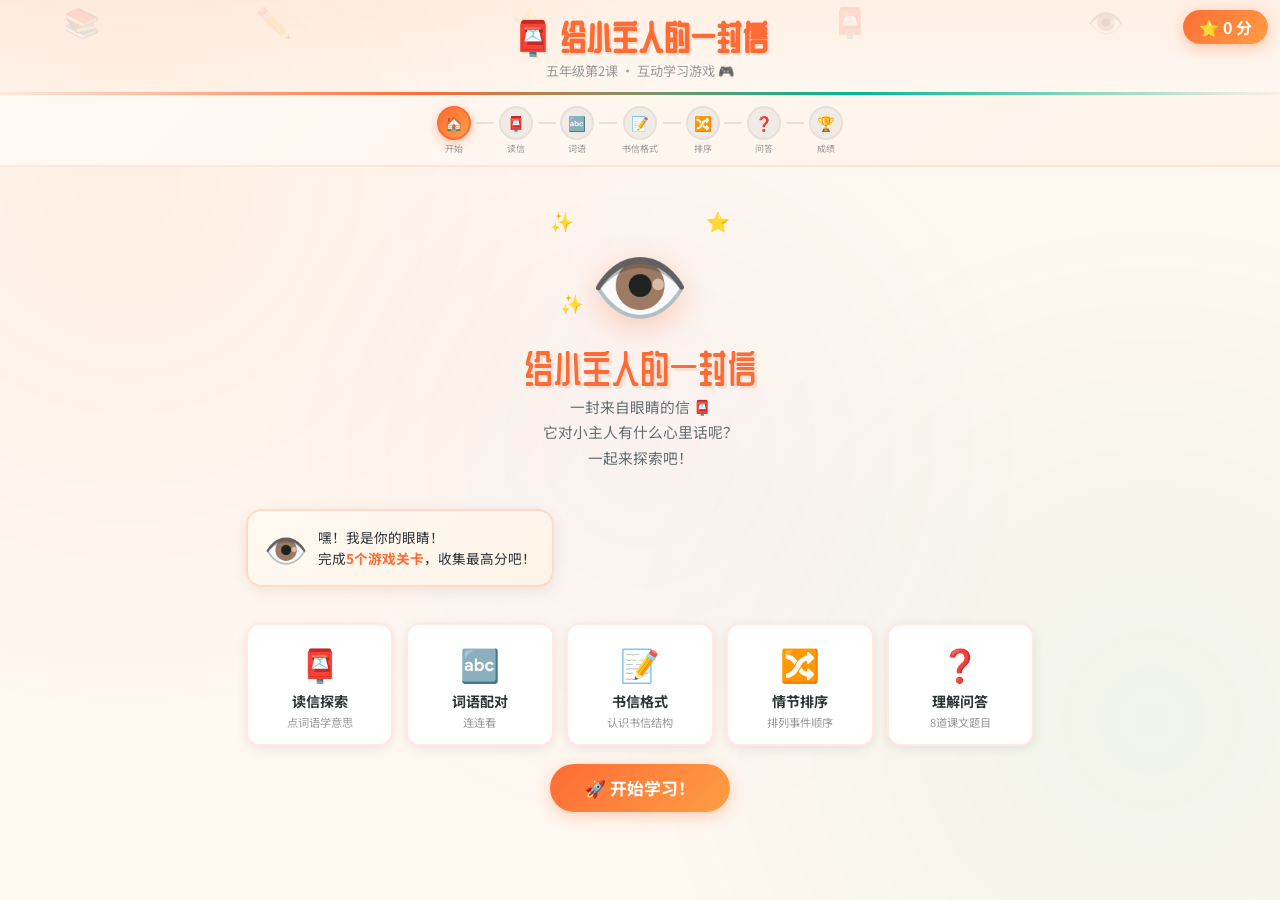
<file: 给小主人的一封信.html>
<!DOCTYPE html>
<html lang="zh">
<head>
<meta charset="UTF-8">
<meta name="viewport" content="width=device-width, initial-scale=1.0">
<title>给小主人的一封信 · 互动学习</title>
<link href="https://fonts.googleapis.com/css2?family=ZCOOL+QingKe+HuangYou&family=Ma+Shan+Zheng&family=Noto+Sans+SC:wght@400;700&display=swap" rel="stylesheet">
<style>
:root {
  --bg: #fff8f0;
  --surface: #ffffff;
  --surface2: #fef3e8;
  --border: rgba(255,140,60,0.2);
  --orange: #ff6b35;
  --teal: #00b894;
  --blue: #0984e3;
  --red: #e17055;
  --gold: #fdcb6e;
  --green: #00b894;
  --purple: #6c5ce7;
  --pink: #fd79a8;
  --muted: #999;
  --text: #2d3436;
  --text2: #636e72;
  --shadow: rgba(0,0,0,0.08);
}
*,*::before,*::after{box-sizing:border-box;margin:0;padding:0;}
html{scroll-behavior:smooth;}
body{
  font-family:'Noto Sans SC',sans-serif;
  background:var(--bg);color:var(--text);
  min-height:100vh;overflow-x:hidden;
}

/* Animated background dots */
body::before{
  content:'';position:fixed;inset:0;
  background-image:
    radial-gradient(circle at 10% 20%,rgba(255,107,53,0.06) 0%,transparent 40%),
    radial-gradient(circle at 90% 80%,rgba(0,184,148,0.06) 0%,transparent 40%),
    radial-gradient(circle at 50% 50%,rgba(108,92,231,0.04) 0%,transparent 50%);
  pointer-events:none;z-index:0;
}

/* Floating decorations */
.deco{position:fixed;pointer-events:none;z-index:0;font-size:1.8rem;opacity:0.12;animation:floatDeco linear infinite;}
@keyframes floatDeco{0%{transform:translateY(100vh) rotate(0deg)}100%{transform:translateY(-20vh) rotate(360deg)}}

/* SCORE */
#score-display{
  position:fixed;top:10px;right:12px;
  background:linear-gradient(135deg,var(--orange),#ff9f43);
  color:#fff;border-radius:20px;padding:0.3rem 1rem;
  font-weight:700;font-size:1rem;z-index:100;
  box-shadow:0 4px 15px rgba(255,107,53,0.35);
}

/* HEADER */
header{
  text-align:center;padding:1.2rem 1rem 0.8rem;
  border-bottom:3px solid transparent;
  border-image:linear-gradient(90deg,transparent,var(--orange),var(--teal),transparent) 1;
  background:linear-gradient(180deg,rgba(255,107,53,0.06) 0%,transparent 100%);
  position:relative;z-index:1;
}
header h1{
  font-family:'ZCOOL QingKe HuangYou',cursive;
  font-size:clamp(1.3rem,4vw,2.1rem);
  color:var(--orange);
  text-shadow:2px 2px 0 rgba(255,107,53,0.15);
}
header p{color:var(--muted);font-size:0.82rem;margin-top:0.15rem;}

/* PROGRESS */
#progress-bar-wrap{
  display:flex;align-items:center;justify-content:center;gap:0.3rem;
  padding:0.65rem 0.5rem;
  background:linear-gradient(135deg,#fff9f4,#fff3e8);
  border-bottom:2px solid rgba(255,107,53,0.12);
  flex-wrap:wrap;position:relative;z-index:1;
}
.prog-step{display:flex;flex-direction:column;align-items:center;gap:0.12rem;cursor:pointer;}
.prog-dot{
  width:34px;height:34px;border-radius:50%;
  background:#f0ebe5;color:#bbb;font-size:0.9rem;
  display:flex;align-items:center;justify-content:center;
  font-weight:700;transition:all 0.3s;border:2px solid #e8e0d8;
}
.prog-dot.done{background:linear-gradient(135deg,#00b894,#00cec9);color:#fff;border-color:#00b894;box-shadow:0 3px 10px rgba(0,184,148,0.3);}
.prog-dot.active{background:linear-gradient(135deg,var(--orange),#ff9f43);color:#fff;border-color:var(--orange);box-shadow:0 3px 12px rgba(255,107,53,0.4);animation:pulseDot 1.5s ease-in-out infinite;}
@keyframes pulseDot{0%,100%{box-shadow:0 3px 12px rgba(255,107,53,0.4)}50%{box-shadow:0 3px 20px rgba(255,107,53,0.7)}}
.prog-label{font-size:0.56rem;color:var(--muted);white-space:nowrap;}
.prog-line{width:18px;height:2px;background:#e8e0d8;margin-bottom:14px;border-radius:2px;}
.prog-line.done{background:var(--teal);}

/* SCREENS */
.screen{display:none;padding:1.2rem 1rem 3rem;max-width:820px;margin:0 auto;position:relative;z-index:1;}
.screen.active{display:block;animation:fadeUp 0.4s ease;}
@keyframes fadeUp{from{opacity:0;transform:translateY(14px)}to{opacity:1;transform:translateY(0)}}
@keyframes float{0%,100%{transform:translateY(0) rotate(-2deg)}50%{transform:translateY(-10px) rotate(2deg)}}
@keyframes floatB{0%,100%{transform:translateY(0)}50%{transform:translateY(-8px)}}
@keyframes bounce{0%,100%{transform:translateY(0)}50%{transform:translateY(-6px)}}
@keyframes wiggle{0%,100%{transform:rotate(-4deg)}50%{transform:rotate(4deg)}}
@keyframes shake{0%,100%{transform:translateX(0)}25%{transform:translateX(-5px)}75%{transform:translateX(5px)}}
@keyframes popIn{from{transform:scale(0.75);opacity:0}to{transform:scale(1);opacity:1}}
@keyframes slideIn{from{transform:translateX(-20px);opacity:0}to{transform:translateX(0);opacity:1}}
@keyframes sparkle{0%,100%{opacity:1;transform:scale(1)}50%{opacity:0.5;transform:scale(1.3)}}

.section-title{
  font-family:'ZCOOL QingKe HuangYou',cursive;
  font-size:1.35rem;color:var(--orange);margin-bottom:0.3rem;
  display:flex;align-items:center;gap:0.4rem;
}
.section-desc{color:var(--text2);font-size:0.84rem;margin-bottom:1.1rem;line-height:1.6;}

/* CARD */
.card{
  background:var(--surface);
  border:2px solid rgba(255,107,53,0.12);
  border-radius:16px;padding:1.1rem 1.3rem;margin-bottom:1rem;
  box-shadow:0 4px 20px var(--shadow);
  transition:box-shadow 0.2s;
}
.card:hover{box-shadow:0 6px 28px rgba(0,0,0,0.1);}

/* BUTTONS */
.btn{
  display:inline-flex;align-items:center;gap:0.3rem;
  padding:0.5rem 1.2rem;border-radius:25px;border:none;
  font-family:'Noto Sans SC',sans-serif;font-size:0.9rem;font-weight:700;
  cursor:pointer;transition:all 0.2s;
}
.btn-primary{background:linear-gradient(135deg,var(--orange),#ff9f43);color:#fff;box-shadow:0 4px 15px rgba(255,107,53,0.3);}
.btn-primary:hover{transform:translateY(-2px);box-shadow:0 6px 20px rgba(255,107,53,0.4);}
.btn-secondary{background:#fff;color:var(--orange);border:2px solid var(--orange);}
.btn-secondary:hover{background:rgba(255,107,53,0.06);}
.btn-teal{background:linear-gradient(135deg,var(--teal),#00cec9);color:#fff;box-shadow:0 4px 12px rgba(0,184,148,0.25);}
.btn-teal:hover{transform:translateY(-2px);}
.btn-sm{padding:0.35rem 0.85rem;font-size:0.8rem;}
.nav-row{display:flex;gap:0.6rem;flex-wrap:wrap;margin-top:1.2rem;}

/* ===== SCREEN 0: WELCOME ===== */
.welcome-hero{text-align:center;padding:1rem 0;}
.hero-scene{
  position:relative;width:200px;height:130px;margin:0 auto 1rem;
}
.eye-big{
  position:absolute;top:20px;left:50%;transform:translateX(-50%);
  font-size:5rem;animation:floatB 2.5s ease-in-out infinite;
  filter:drop-shadow(0 8px 16px rgba(255,107,53,0.3));
}
.hero-star{position:absolute;font-size:1.2rem;animation:sparkle 2s ease-in-out infinite;}
.welcome-title{
  font-family:'ZCOOL QingKe HuangYou',cursive;
  font-size:clamp(1.5rem,4.5vw,2.4rem);
  color:var(--orange);margin-bottom:0.4rem;
  text-shadow:3px 3px 0 rgba(255,107,53,0.12);
}
.welcome-sub{color:var(--text2);line-height:1.75;margin-bottom:1.4rem;font-size:0.92rem;}
.game-grid{display:grid;grid-template-columns:repeat(auto-fit,minmax(130px,1fr));gap:0.8rem;margin:1.1rem 0;}
.game-tile{
  background:var(--surface);border:2px solid rgba(255,107,53,0.15);
  border-radius:14px;padding:0.9rem 0.6rem;text-align:center;
  transition:all 0.25s;cursor:pointer;
  box-shadow:0 3px 12px var(--shadow);
}
.game-tile:hover{transform:translateY(-4px);box-shadow:0 8px 24px rgba(255,107,53,0.15);border-color:var(--orange);}
.game-tile .icon{font-size:2rem;display:block;margin-bottom:0.35rem;}
.game-tile .name{font-weight:700;font-size:0.88rem;color:var(--text);}
.game-tile .desc{font-size:0.7rem;color:var(--muted);margin-top:0.15rem;}

/* Character mascot */
.mascot{
  display:inline-flex;align-items:center;gap:0.6rem;
  background:linear-gradient(135deg,#fff9f0,#fff4e8);
  border:2px solid rgba(255,107,53,0.2);border-radius:16px;
  padding:0.7rem 1rem;margin-bottom:1.2rem;
  box-shadow:0 4px 16px var(--shadow);
  animation:slideIn 0.5s ease;
}
.mascot .face{font-size:2.2rem;animation:wiggle 2s ease-in-out infinite;}
.mascot .speech{font-size:0.85rem;color:var(--text);line-height:1.55;}
.mascot .speech strong{color:var(--orange);}

/* ===== SCREEN 1: LETTER ===== */
.letter-wrap{
  position:relative;
  background:linear-gradient(160deg,#fffef5 0%,#fff9e8 100%);
  border-radius:16px;padding:2rem 2.2rem;
  box-shadow:0 8px 32px rgba(180,140,60,0.12),inset 0 0 60px rgba(255,220,100,0.04);
  border:2px solid rgba(210,180,80,0.2);
  margin-bottom:1rem;
}
/* envelope flap */
.letter-wrap::before{
  content:'';position:absolute;top:-12px;left:50%;transform:translateX(-50%);
  width:60px;height:12px;
  background:linear-gradient(135deg,#ff9f43,var(--orange));
  border-radius:6px 6px 0 0;
  box-shadow:0 -2px 8px rgba(255,107,53,0.25);
}
.letter-stamp{
  position:absolute;top:1rem;right:1.2rem;
  width:50px;height:55px;
  background:linear-gradient(135deg,#fd79a8,#e84393);
  border-radius:4px;border:3px solid #fff;
  box-shadow:0 2px 8px rgba(232,67,147,0.3);
  display:flex;flex-direction:column;align-items:center;justify-content:center;
  font-size:1.4rem;
  transform:rotate(3deg);
}
.letter-stamp::after{
  content:'邮票';font-size:0.45rem;color:#fff;
  font-family:'ZCOOL QingKe HuangYou',cursive;
  margin-top:2px;letter-spacing:1px;
}
.letter-lines{
  background-image:repeating-linear-gradient(transparent,transparent 31px,rgba(180,140,60,0.1) 31px,rgba(180,140,60,0.1) 32px);
  background-size:100% 32px;
}
.letter-text-body{
  font-size:0.97rem;line-height:2.05;color:#3d2c0e;
}
.letter-hl{
  background:linear-gradient(120deg,rgba(255,200,50,0.45),rgba(255,200,50,0.15));
  border-radius:4px;cursor:pointer;
  border-bottom:2.5px solid #f39c12;
  color:#8b5e00;font-weight:700;
  padding:0 2px;transition:all 0.2s;
  display:inline;
}
.letter-hl:hover{background:rgba(255,200,50,0.65);transform:scale(1.05);}
.letter-greeting{font-size:0.97rem;margin-bottom:0.4rem;color:#5a3a00;font-weight:700;}
.letter-closing{margin-top:0.9rem;color:#5a3a00;line-height:2.1;white-space:pre-line;}
.letter-sig{text-align:right;margin-top:0.4rem;color:#8b5e00;font-size:0.9rem;line-height:1.9;white-space:pre-line;}

/* Tooltip */
.tooltip-box{
  display:none;position:fixed;
  background:linear-gradient(160deg,#fff9f0,#fff4e0);
  color:var(--text);
  border:2px solid var(--gold);border-radius:16px;
  padding:1rem 1.1rem;font-size:0.84rem;line-height:1.65;
  width:300px;z-index:200;
  box-shadow:0 8px 28px rgba(180,140,0,0.2);
}
.tooltip-box.show{display:block;animation:popIn 0.25s ease;}
.tt-word{font-family:'ZCOOL QingKe HuangYou',cursive;font-size:1.2rem;color:var(--orange);margin-bottom:0.45rem;display:flex;align-items:center;gap:0.35rem;}
.tt-question{font-size:0.82rem;color:var(--text);margin-bottom:0.5rem;font-weight:700;line-height:1.5;}
.tt-opt{
  display:block;width:100%;text-align:left;
  padding:0.45rem 0.7rem;border-radius:8px;border:1.5px solid #e8d8c8;
  background:#fff;cursor:pointer;font-size:0.79rem;color:var(--text);
  font-family:'Noto Sans SC',sans-serif;margin-bottom:0.32rem;
  transition:all 0.18s;line-height:1.45;
}
.tt-opt:hover{border-color:var(--orange);background:rgba(255,107,53,0.05);}
.tt-opt.tt-correct{border-color:var(--teal);background:rgba(0,184,148,0.09);color:#006b52;pointer-events:none;}
.tt-opt.tt-wrong{border-color:var(--red);background:rgba(225,112,85,0.08);color:#c0392b;animation:shake 0.4s;pointer-events:none;}
.tt-opt.disabled{pointer-events:none;opacity:0.7;}
.tt-explain{font-size:0.77rem;line-height:1.55;margin-top:0.4rem;padding:0.4rem 0.6rem;border-radius:8px;display:none;}
.tt-explain.show{display:block;animation:fadeUp 0.3s;}
.tt-explain.ok{background:rgba(0,184,148,0.07);border-left:3px solid var(--teal);color:#006b52;}
.tt-explain.err{background:rgba(225,112,85,0.07);border-left:3px solid var(--red);color:#c0392b;}
.tt-close-btn{display:block;width:100%;text-align:center;margin-top:0.45rem;padding:0.28rem;border-radius:8px;border:none;background:transparent;color:var(--muted);font-size:0.74rem;cursor:pointer;}
.tt-close-btn:hover{color:var(--orange);}

/* ===== SCREEN 2: VOCAB ===== */
.vocab-header-art{
  text-align:center;font-size:2.5rem;margin-bottom:0.6rem;
  animation:floatB 2s ease-in-out infinite;
}
.vocab-grid{display:grid;grid-template-columns:1fr 1fr;gap:0.6rem;margin-bottom:1rem;}
.vocab-col{display:flex;flex-direction:column;gap:0.5rem;}
.vocab-chip{
  padding:0.6rem 0.85rem;border-radius:25px;
  border:2px solid #e8d8c8;background:#fff;
  cursor:pointer;font-size:0.88rem;text-align:center;
  transition:all 0.22s;user-select:none;color:var(--text);
  box-shadow:0 2px 8px var(--shadow);
}
.vocab-chip:hover{border-color:var(--orange);transform:scale(1.03);box-shadow:0 4px 14px rgba(255,107,53,0.15);}
.vocab-chip.selected{border-color:var(--orange);background:rgba(255,107,53,0.08);color:var(--orange);font-weight:700;}
.vocab-chip.correct{border-color:var(--teal);background:rgba(0,184,148,0.08);color:var(--teal);font-weight:700;pointer-events:none;}
.vocab-chip.wrong{border-color:var(--red);background:rgba(225,112,85,0.08);color:var(--red);animation:shake 0.4s;}
.vocab-fb{
  padding:0.7rem 1rem;border-radius:12px;font-size:0.86rem;
  margin-top:0.5rem;display:none;line-height:1.6;
}
.vocab-fb.show{display:block;animation:fadeUp 0.3s;}
.vocab-fb.ok{background:rgba(0,184,148,0.08);border-left:4px solid var(--teal);color:#007a60;}
.vocab-fb.err{background:rgba(225,112,85,0.08);border-left:4px solid var(--red);color:#c0392b;}

/* ===== SCREEN 3: FORMAT ===== */
.format-intro{
  display:grid;grid-template-columns:repeat(auto-fit,minmax(120px,1fr));
  gap:0.6rem;margin-bottom:1.1rem;
}
.format-part-card{
  background:#fff;border-radius:12px;padding:0.65rem 0.7rem;text-align:center;
  border:2px solid transparent;box-shadow:0 2px 10px var(--shadow);
  transition:all 0.2s;
}
.format-part-card .num{
  width:28px;height:28px;border-radius:50%;
  font-size:0.85rem;font-weight:700;color:#fff;
  display:flex;align-items:center;justify-content:center;
  margin:0 auto 0.3rem;
}
.format-part-card .pname{font-weight:700;font-size:0.85rem;margin-bottom:0.15rem;}
.format-part-card .phint{font-size:0.68rem;color:var(--muted);line-height:1.4;}

.format-letter{
  background:linear-gradient(160deg,#fffef5,#fff9e8);
  border-radius:12px;padding:1.4rem 1.6rem;
  border:2px solid rgba(210,180,80,0.25);
  box-shadow:0 6px 24px rgba(180,140,60,0.1);
  margin-bottom:0.8rem;
}
.drop-slot{
  display:inline-flex;align-items:center;justify-content:center;
  min-width:80px;min-height:28px;
  border:2px dashed rgba(255,107,53,0.4);border-radius:8px;
  padding:0.15rem 0.6rem;margin:0 0.2rem;
  font-size:0.82rem;color:#bbb;background:rgba(255,107,53,0.03);
  vertical-align:middle;transition:all 0.22s;cursor:pointer;
}
.drop-slot.over{background:rgba(255,107,53,0.1);border-color:var(--orange);transform:scale(1.04);}
.drop-slot.filled{border-style:solid;color:var(--text);font-weight:700;background:rgba(255,107,53,0.07);border-color:var(--orange);}
.drop-slot.correct{border-color:var(--teal);background:rgba(0,184,148,0.08);color:var(--teal);}
.drop-slot.wrong{border-color:var(--red);background:rgba(225,112,85,0.06);color:var(--red);}
.drag-bank{display:flex;flex-wrap:wrap;gap:0.5rem;justify-content:center;margin:0.9rem 0 0.4rem;}
.drag-pill{
  padding:0.45rem 1rem;border-radius:20px;
  border:2px solid var(--orange);background:#fff;
  font-size:0.84rem;cursor:grab;user-select:none;color:var(--orange);
  font-weight:700;transition:all 0.2s;
  box-shadow:0 2px 8px rgba(255,107,53,0.15);
}
.drag-pill:hover{background:rgba(255,107,53,0.08);transform:scale(1.06);}
.drag-pill.dragging{opacity:0.4;}
.drag-pill.used{opacity:0.3;pointer-events:none;border-style:dashed;}

/* ===== SCREEN 4: SEQUENCE ===== */
.seq-illustration{
  text-align:center;font-size:3rem;margin-bottom:0.6rem;
  animation:floatB 2s ease-in-out infinite;
}
.seq-list{display:flex;flex-direction:column;gap:0.5rem;}
.seq-item{
  display:flex;align-items:center;gap:0.65rem;
  padding:0.7rem 0.9rem;border-radius:12px;
  background:#fff;border:2px solid #e8d8c8;
  cursor:grab;user-select:none;transition:all 0.22s;
  box-shadow:0 2px 10px var(--shadow);
}
.seq-item:hover{border-color:var(--orange);transform:translateX(3px);}
.seq-item.dragging{opacity:0.4;}
.seq-handle{color:#ccc;font-size:1rem;flex-shrink:0;}
.seq-num{
  width:26px;height:26px;border-radius:50%;
  background:linear-gradient(135deg,var(--orange),#ff9f43);
  color:#fff;font-weight:700;font-size:0.78rem;
  display:flex;align-items:center;justify-content:center;flex-shrink:0;
}
.seq-text{font-size:0.88rem;flex:1;line-height:1.5;color:var(--text);}
.seq-result{font-size:1rem;}

/* ===== SCREEN 5: QUIZ ===== */
.quiz-mascot{font-size:2.5rem;text-align:center;margin-bottom:0.4rem;animation:bounce 1.5s ease-in-out infinite;}
#quiz-bar{height:8px;background:#ffe8d8;border-radius:8px;margin-bottom:1rem;overflow:hidden;box-shadow:inset 0 1px 3px rgba(0,0,0,0.06);}
#quiz-bar-inner{height:100%;background:linear-gradient(90deg,var(--orange),#ff9f43);transition:width 0.45s;border-radius:8px;}
.quiz-q{font-size:1rem;margin-bottom:0.9rem;line-height:1.7;color:var(--text);}
.quiz-options{display:flex;flex-direction:column;gap:0.45rem;}
.quiz-opt{
  padding:0.7rem 1rem;border-radius:12px;border:2px solid #e8d8c8;
  background:#fff;cursor:pointer;font-size:0.9rem;
  transition:all 0.2s;text-align:left;color:var(--text);
  font-family:'Noto Sans SC',sans-serif;
  box-shadow:0 2px 8px var(--shadow);
}
.quiz-opt:hover:not(.disabled){border-color:var(--orange);background:rgba(255,107,53,0.04);transform:translateX(3px);}
.quiz-opt.correct{border-color:var(--teal);background:rgba(0,184,148,0.07);color:#006b52;}
.quiz-opt.wrong{border-color:var(--red);background:rgba(225,112,85,0.07);color:#c0392b;}
.quiz-opt.disabled{cursor:default;}
.quiz-explain{margin-top:0.7rem;padding:0.75rem 1rem;border-radius:12px;font-size:0.84rem;line-height:1.65;display:none;}
.quiz-explain.show{display:block;animation:fadeUp 0.3s;}
.quiz-explain.ok{background:rgba(0,184,148,0.07);border-left:4px solid var(--teal);color:#006b52;}
.quiz-explain.err{background:rgba(225,112,85,0.07);border-left:4px solid var(--red);color:#c0392b;}

/* ===== SCREEN 6: FINAL ===== */
.final-confetti{
  position:relative;text-align:center;
  overflow:hidden;padding:1.5rem 0 0.5rem;
}
.confetti-piece{
  position:absolute;width:10px;height:10px;border-radius:2px;
  animation:confettiFall linear infinite;
}
@keyframes confettiFall{
  0%{transform:translateY(-20px) rotate(0deg);opacity:1}
  100%{transform:translateY(200px) rotate(720deg);opacity:0}
}
.medal{font-size:5rem;display:block;margin:0 auto 0.5rem;animation:floatB 2s ease-in-out infinite;}
.final-score{
  font-size:3.8rem;font-weight:700;
  background:linear-gradient(135deg,var(--orange),#ff9f43);
  -webkit-background-clip:text;-webkit-text-fill-color:transparent;background-clip:text;
  font-family:'ZCOOL QingKe HuangYou',cursive;
}
.star-row{font-size:2.2rem;letter-spacing:0.3rem;margin:0.4rem 0;}
.result-list{text-align:left;margin:1.2rem 0;}
.result-row{
  display:flex;align-items:center;justify-content:space-between;
  padding:0.5rem 0;border-bottom:1px dashed rgba(255,107,53,0.15);font-size:0.9rem;
}
.result-pts{font-weight:700;color:var(--orange);}
.result-icon{margin-right:0.4rem;}

/* MODAL */
#modal-overlay{display:none;position:fixed;inset:0;background:rgba(0,0,0,0.45);z-index:300;align-items:center;justify-content:center;}
#modal-overlay.show{display:flex;}
.modal-box{
  background:linear-gradient(160deg,#fff9f0,#fff4e8);
  border:3px solid var(--gold);border-radius:20px;
  padding:1.6rem 2rem;max-width:380px;width:92%;
  box-shadow:0 16px 48px rgba(255,107,53,0.2);
  animation:popIn 0.3s ease;text-align:center;
}
.modal-icon{font-size:3rem;margin-bottom:0.4rem;animation:bounce 1s ease-in-out 3;}
.modal-title{font-family:'ZCOOL QingKe HuangYou',cursive;font-size:1.4rem;color:var(--orange);margin-bottom:0.4rem;}
.modal-body{font-size:0.87rem;color:var(--text2);line-height:1.7;margin-bottom:1rem;}
#toast{
  position:fixed;bottom:20px;left:50%;transform:translateX(-50%);
  background:linear-gradient(135deg,var(--orange),#ff9f43);
  color:#fff;padding:0.55rem 1.4rem;border-radius:25px;
  font-size:0.87rem;z-index:400;display:none;
  box-shadow:0 6px 20px rgba(255,107,53,0.35);font-weight:700;
}
#toast.show{display:block;animation:fadeUp 0.3s;}
.star-burst{position:fixed;pointer-events:none;z-index:500;font-size:1.4rem;transition:all 0.8s;opacity:1;}
</style>
</head>
<body>

<!-- Floating decorations -->
<div class="deco" style="left:5%;animation-duration:18s;animation-delay:0s">📚</div>
<div class="deco" style="left:20%;animation-duration:22s;animation-delay:-5s">✏️</div>
<div class="deco" style="left:40%;animation-duration:16s;animation-delay:-3s">⭐</div>
<div class="deco" style="left:65%;animation-duration:20s;animation-delay:-8s">📮</div>
<div class="deco" style="left:85%;animation-duration:14s;animation-delay:-2s">👁️</div>

<div id="score-display">⭐ <span id="score-val">0</span> 分</div>

<div id="tooltip-box" class="tooltip-box">
  <div id="tt-inner"></div>
</div>

<div id="modal-overlay">
  <div class="modal-box">
    <div class="modal-icon" id="modal-icon">🎉</div>
    <div class="modal-title" id="modal-title"></div>
    <div class="modal-body" id="modal-body"></div>
    <button class="btn btn-primary" id="modal-ok-btn">好的！</button>
  </div>
</div>
<div id="toast"></div>

<header>
  <h1>📮 给小主人的一封信</h1>
  <p>五年级第2课 · 互动学习游戏 🎮</p>
</header>

<div id="progress-bar-wrap">
  <div class="prog-step" data-screen="0"><div class="prog-dot active" id="pd-0">🏠</div><div class="prog-label">开始</div></div>
  <div class="prog-line" id="pl-0"></div>
  <div class="prog-step" data-screen="1"><div class="prog-dot" id="pd-1">📮</div><div class="prog-label">读信</div></div>
  <div class="prog-line" id="pl-1"></div>
  <div class="prog-step" data-screen="2"><div class="prog-dot" id="pd-2">🔤</div><div class="prog-label">词语</div></div>
  <div class="prog-line" id="pl-2"></div>
  <div class="prog-step" data-screen="3"><div class="prog-dot" id="pd-3">📝</div><div class="prog-label">书信格式</div></div>
  <div class="prog-line" id="pl-3"></div>
  <div class="prog-step" data-screen="4"><div class="prog-dot" id="pd-4">🔀</div><div class="prog-label">排序</div></div>
  <div class="prog-line" id="pl-4"></div>
  <div class="prog-step" data-screen="5"><div class="prog-dot" id="pd-5">❓</div><div class="prog-label">问答</div></div>
  <div class="prog-line" id="pl-5"></div>
  <div class="prog-step" data-screen="6"><div class="prog-dot" id="pd-6">🏆</div><div class="prog-label">成绩</div></div>
</div>

<!-- SCREEN 0 -->
<div id="screen-0" class="screen active">
  <div class="welcome-hero">
    <div class="hero-scene">
      <div class="eye-big">👁️</div>
      <div class="hero-star" style="top:5px;left:10px;animation-delay:0s">✨</div>
      <div class="hero-star" style="top:5px;right:10px;animation-delay:0.7s">⭐</div>
      <div class="hero-star" style="bottom:15px;left:20px;animation-delay:1.2s">✨</div>
    </div>
    <div class="welcome-title">给小主人的一封信</div>
    <p class="welcome-sub">
      一封来自眼睛的信 📮<br>
      它对小主人有什么心里话呢？<br>一起来探索吧！
    </p>
  </div>

  <div class="mascot">
    <span class="face">👁️</span>
    <div class="speech">嘿！我是你的眼睛！<br>完成<strong>5个游戏关卡</strong>，收集最高分吧！</div>
  </div>

  <div class="game-grid">
    <div class="game-tile"><span class="icon">📮</span><div class="name">读信探索</div><div class="desc">点词语学意思</div></div>
    <div class="game-tile"><span class="icon">🔤</span><div class="name">词语配对</div><div class="desc">连连看</div></div>
    <div class="game-tile"><span class="icon">📝</span><div class="name">书信格式</div><div class="desc">认识书信结构</div></div>
    <div class="game-tile"><span class="icon">🔀</span><div class="name">情节排序</div><div class="desc">排列事件顺序</div></div>
    <div class="game-tile"><span class="icon">❓</span><div class="name">理解问答</div><div class="desc">8道课文题目</div></div>
  </div>
  <div style="text-align:center;margin-top:0.5rem">
    <button class="btn btn-primary" id="btn-start" style="font-size:1.05rem;padding:0.75rem 2.2rem">🚀 开始学习！</button>
  </div>
</div>

<!-- SCREEN 1 -->
<div id="screen-1" class="screen">
  <div class="section-title">📮 读信探索</div>
  <div class="mascot" style="margin-bottom:0.8rem">
    <span class="face">👁️</span>
    <div class="speech">点击<strong style="color:#f39c12">黄色高亮词语</strong>学习词义，每个 <strong style="color:var(--orange)">+5分</strong>！</div>
  </div>
  <div class="letter-wrap letter-lines" id="letter-paper">
    <div class="letter-stamp">✉️</div>
    <!-- built by JS -->
  </div>
  <div class="nav-row">
    <button class="btn btn-secondary" data-go="0">← 返回</button>
    <button class="btn btn-primary" data-go="2">去词语配对 →</button>
  </div>
</div>

<!-- SCREEN 2 -->
<div id="screen-2" class="screen">
  <div class="section-title">🔤 词语配对</div>
  <div class="vocab-header-art">🎯</div>
  <p class="section-desc">点击左边词语，再点右边意思进行配对。答对得 <strong style="color:var(--teal)">10分</strong>，答错扣 <strong style="color:var(--red)">3分</strong>！</p>
  <div style="text-align:center;margin-bottom:0.8rem">
    <span style="background:rgba(0,184,148,0.1);border:1px solid var(--teal);border-radius:20px;padding:0.25rem 1rem;font-size:0.88rem;color:var(--teal)">
      ✅ <span id="vocab-matched">0</span> / <span id="vocab-total">0</span> 配对成功
    </span>
  </div>
  <div class="vocab-grid" id="vocab-grid"></div>
  <div id="vocab-fb" class="vocab-fb"></div>
  <div class="nav-row">
    <button class="btn btn-secondary" data-go="1">← 返回</button>
    <button class="btn btn-primary" data-go="3">去书信格式 →</button>
  </div>
</div>

<!-- SCREEN 3 -->
<div id="screen-3" class="screen">
  <div class="section-title">📝 书信格式</div>
  <p class="section-desc">书信有固定的格式。把下方标签拖到信中正确的位置，每对一个得 <strong style="color:var(--orange)">15分</strong>！</p>

  <div class="format-intro" id="format-intro"></div>

  <div class="format-letter" id="format-letter"></div>

  <div style="text-align:center;margin:0.3rem 0 0.2rem;font-size:0.8rem;color:var(--muted)">👇 把标签拖到上方的空格里</div>
  <div class="drag-bank" id="format-drag-bank"></div>
  <div style="text-align:center;margin-top:0.8rem;display:flex;gap:0.6rem;justify-content:center;flex-wrap:wrap">
    <button class="btn btn-teal btn-sm" id="btn-check-format">✅ 检查答案</button>
    <button class="btn btn-secondary btn-sm" id="btn-reset-format">🔄 重置</button>
  </div>
  <div class="nav-row">
    <button class="btn btn-secondary" data-go="2">← 返回</button>
    <button class="btn btn-primary" data-go="4">去情节排序 →</button>
  </div>
</div>

<!-- SCREEN 4 -->
<div id="screen-4" class="screen">
  <div class="section-title">🔀 情节排序</div>
  <div class="seq-illustration">📅</div>
  <p class="section-desc">把下面的句子按故事发生的先后顺序拖拽排列。全部排对得 <strong style="color:var(--orange)">20分</strong>！</p>
  <div class="seq-list" id="seq-list"></div>
  <div style="text-align:center;margin-top:0.9rem;display:flex;gap:0.6rem;justify-content:center;flex-wrap:wrap">
    <button class="btn btn-teal btn-sm" id="btn-check-seq">✅ 检查顺序</button>
    <button class="btn btn-secondary btn-sm" id="btn-shuffle-seq">🔀 重新打乱</button>
  </div>
  <div class="nav-row">
    <button class="btn btn-secondary" data-go="3">← 返回</button>
    <button class="btn btn-primary" data-go="5">去理解问答 →</button>
  </div>
</div>

<!-- SCREEN 5 -->
<div id="screen-5" class="screen">
  <div class="section-title">❓ 理解问答</div>
  <div class="quiz-mascot">🤔</div>
  <p class="section-desc">根据课文内容回答，答对每题得 <strong style="color:var(--orange)">10分</strong>！</p>
  <div id="quiz-bar"><div id="quiz-bar-inner" style="width:0%"></div></div>
  <div id="quiz-container"></div>
  <div class="nav-row" id="quiz-nav" style="display:none">
    <button class="btn btn-secondary" data-go="4">← 返回</button>
    <button class="btn btn-primary" data-go="6">查看成绩 →</button>
  </div>
</div>

<!-- SCREEN 6 -->
<div id="screen-6" class="screen">
  <div class="final-confetti" id="confetti-area">
    <span class="medal" id="final-medal">🏅</span>
  </div>
  <div class="final-score" id="final-score-num" style="text-align:center">0</div>
  <div style="text-align:center;font-size:0.9rem;color:var(--muted);margin-bottom:0.3rem">总分</div>
  <div class="star-row" style="text-align:center" id="final-stars">☆☆☆☆☆</div>
  <div class="card result-list" id="result-breakdown"></div>
  <div class="mascot" style="justify-content:center">
    <span class="face">👁️</span>
    <div class="speech">爱护眼睛，从今天开始！<br><strong>减少屏幕时间，多参加户外活动！</strong></div>
  </div>
  <div style="text-align:center;margin-top:1rem">
    <button class="btn btn-primary" id="btn-restart" style="font-size:0.95rem;padding:0.65rem 1.8rem">🔄 再玩一次</button>
  </div>
</div>

<script>
// ===== DATA =====
// opts: [正确选项, 错误选项（干扰项）], correct:0 表示第一个是正确答案
// 每次显示时随机打乱顺序
const letterSegments = [
  {type:`sal`, text:`亲爱的小主人：`},
  {type:`body`, text:`\n　　你好！我是你的眼睛，你收到这封信时一定很吃惊吧？\n\n　　以前，你很用心地照顾我。在阅读时，你总是坐在`},
  {type:`hl`, text:`光线充足`, word:`光线充足`,
    opts:[`光线很充分，环境明亮，不昏暗`,`光线很刺眼，会让眼睛感到不舒服`],
    correct:0,
    explain:`"充足"是充分、足够的意思，光线充足就是光线很明亮，阅读时对眼睛有保护作用。`},
  {type:`body`, text:`的地方，不但坐得直直的，而且还让我跟书本保持一定的距离。用电脑时，每隔半小时你就会休息一会儿。此外，你还经常参加户外活动，让我也放松放松。那时候，我是多么明亮啊！\n\n　　可是，自从你迷上了电脑游戏，我就惨了。你整晚坐在电脑前，`},
  {type:`hl`, text:`目不转睛`, word:`目不转睛`,
    opts:[`眼珠子一动不动地专注盯着看`,`眼睛不停转动，东张西望地找东西`],
    correct:0,
    explain:`"目"是眼睛，"不转睛"是眼珠子不动。目不转睛形容专注地盯着一处，与"东张西望"意思相反。`},
  {type:`body`, text:`地盯着屏幕，玩到`},
  {type:`hl`, text:`三更半夜`, word:`三更半夜`,
    opts:[`深夜，指非常晚的时候`,`凌晨三点，天快亮时的时候`],
    correct:0,
    explain:`三更是古代夜间计时，三更约为午夜11点至1点。"三更半夜"泛指深夜，不特指凌晨三点。`},
  {type:`body`, text:`还不肯睡觉。因为睡眠不足，你整天`},
  {type:`hl`, text:`无精打采`, word:`无精打采`,
    opts:[`精神不振，没有气力，提不起劲来`,`精神特别好，做什么事都很起劲`],
    correct:0,
    explain:`"无精"是没有精神，"打采"本指做事有劲。无精打采形容人萎靡不振——这和"精神饱满"正好相反。`},
  {type:`body`, text:`，身体也变差了，经常感冒、头疼、咳嗽，成了诊所的"常客"。而我呢，由于得不到足够的休息，不但眼圈发黑，而且视力也下降了，看东西越来越模糊。我真担心有一天会变瞎啊！\n\n　　爸爸妈妈`},
  {type:`hl`, text:`劝告`, word:`劝告`,
    opts:[`用道理耐心说服，希望对方改正不良行为`,`用命令要求对方立刻停止，否则会受到惩罚`],
    correct:0,
    explain:`劝告是"耐心说理"，语气是关心和引导，与"命令""惩罚"的强硬方式不同。`},
  {type:`body`, text:`过你，老师批评过你，你也`},
  {type:`hl`, text:`保证`, word:`保证`,
    opts:[`郑重承诺一定会做到某件事`,`随口答应，但心里并不当真`],
    correct:0,
    explain:`"保证"强调郑重的承诺。文中小主人虽然保证了，但没有做到，说明他言而无信。`},
  {type:`body`, text:`过每天玩游戏不超过一个小时。可是，一坐到电脑前，你就把这一切`},
  {type:`hl`, text:`抛到了脑后`, word:`抛到了脑后`,
    opts:[`完全忘记，把某件事置之不理`,`认真思考，把事情放在心里反复回想`],
    correct:0,
    explain:`"抛"是扔掉，"脑后"是脑袋后面。抛到脑后就是彻底忘记，和"放在心上"意思正好相反。`},
  {type:`body`, text:`。\n\n　　亲爱的小主人，你知道我有多么痛苦吗？我`},
  {type:`hl`, text:`请求`, word:`请求`,
    opts:[`恳切地希望对方答应或帮助自己`,`强行要求对方必须照做，不能拒绝`],
    correct:0,
    explain:`请求语气是恳切、温和的，让对方自己决定是否答应；而"要求""命令"则带有强迫性。`},
  {type:`body`, text:`你，不要再伤害我了，好吗？为了我们的明天，赶快改掉坏习惯吧！`},
  {type:`clo`, text:`\n\n祝 你\n健康快乐`},
  {type:`sig`, text:`你的眼睛\n2019年2月`},
];

const vocabPairs = [
  {word:`目不转睛`, def:`眼珠不动地专注盯着看`},
  {word:`三更半夜`, def:`深夜，指很晚的时候`},
  {word:`无精打采`, def:`精神不振，没有气力`},
  {word:`抛到了脑后`, def:`完全忘记，不放在心上`},
  {word:`光线充足`, def:`光线明亮，不昏暗`},
  {word:`劝告`, def:`用道理劝说别人改变行为`},
];

const formatParts = [
  {id:`f1`,label:`称谓`,hint:`写信人对收信人的称呼，后加冒号`,color:`#ff6b35`,num:`①`},
  {id:`f2`,label:`正文`,hint:`信的主要内容，另起一行，开头空两格`,color:`#0984e3`,num:`②`},
  {id:`f3`,label:`祝颂语`,hint:`对收信人的祝福，分两行写`,color:`#00b894`,num:`③`},
  {id:`f4`,label:`署名`,hint:`写信人的名字，写在右下角`,color:`#6c5ce7`,num:`④`},
  {id:`f5`,label:`日期`,hint:`写信的日期，在署名下方`,color:`#fd79a8`,num:`⑤`},
];
const formatDragItems = [`称谓`,`正文`,`祝颂语`,`署名`,`日期`];

const seqData = [
  {id:1,text:`以前，小主人照顾眼睛，坐姿端正、与书保持距离、经常户外活动。`},
  {id:2,text:`小主人迷上电脑游戏，整晚目不转睛盯屏幕，三更半夜不肯睡。`},
  {id:3,text:`睡眠不足，小主人无精打采，身体变差，频繁去诊所看病。`},
  {id:4,text:`眼睛得不到休息，眼圈发黑，视力下降，看东西越来越模糊。`},
  {id:5,text:`爸妈劝告、老师批评，小主人保证改变，却每次都抛到脑后。`},
  {id:6,text:`眼睛写信请求小主人改掉坏习惯，不要再伤害它了。`},
];

// 布鲁姆认知层次：记忆→理解→应用→分析→评价→创造
const quizData = [
  // 层次①：记忆（Remembering）——直接从课文找答案
  {
    level:`🧠 记忆`,
    q:`课文中，小主人以前用电脑时，每隔多长时间休息一次？`,
    opts:[
      `每隔一个小时休息一次，让眼睛充分放松`,
      `每隔半小时休息一次，让眼睛得到休息`,
      `每隔两个小时休息一次，完成作业才停下`,
      `每隔十五分钟休息一次，做眼保健操`
    ],
    ans:1,
    explain:`课文原文："用电脑时，每隔半小时你就会休息一会儿。"是半小时，不是一小时或两小时。`
  },
  // 层次①：记忆
  {
    level:`🧠 记忆`,
    q:`眼睛在信中提到，爸妈和老师分别用了什么方式提醒小主人？`,
    opts:[
      `爸妈打骂了小主人，老师也严厉惩罚了他`,
      `爸妈劝告过小主人，老师批评过小主人`,
      `爸妈奖励了小主人，老师也表扬了他`,
      `爸妈和老师都写信给小主人表达担忧`
    ],
    ans:1,
    explain:`课文写道："爸爸妈妈劝告过你，老师批评过你。"——一个是劝告（温和），一个是批评（严厉）。`
  },
  // 层次②：理解（Understanding）——用自己的话说明意思
  {
    level:`💡 理解`,
    q:`课文说小主人成了诊所的"常客"，这句话的意思是？`,
    opts:[
      `小主人在诊所做义工，帮助照顾病人`,
      `小主人因病经常去诊所，医生都认识他了`,
      `小主人在诊所附近租了房子，方便就医`,
      `小主人喜欢和诊所的医生交朋友聊天`
    ],
    ans:1,
    explain:`"常客"是经常光顾的客人。用在这里是反讽——因为生病太频繁，经常去看诊，并不是好事。`
  },
  // 层次②：理解
  {
    level:`💡 理解`,
    q:`眼睛说"我真担心有一天会变瞎啊"，这句话表达了什么意思？`,
    opts:[
      `眼睛真的已经失明，什么都看不见了`,
      `眼睛因为过度疲劳，视力持续恶化，最终可能失明`,
      `眼睛认为小主人已经无可救药，放弃了治疗`,
      `眼睛觉得小主人对它不好，想离开小主人`
    ],
    ans:1,
    explain:`眼睛用"担心"表达的是对未来的忧虑，视力下降是事实，失明是可能发生的后果，而不是已经发生的事。`
  },
  // 层次③：应用（Applying）——把知识用在新情境
  {
    level:`🔧 应用`,
    q:`根据课文，下面哪个做法最符合保护眼睛的方法？`,
    opts:[
      `在昏暗的被窝里用手机看视频，看累了直接睡觉`,
      `坐在台灯下阅读，每四十分钟起身做做户外活动`,
      `整晚打游戏，只要第二天补觉就不影响眼睛健康`,
      `用电脑做作业三小时后，用冷水冲眼睛休息一下`
    ],
    ans:1,
    explain:`课文提到：光线充足、坐姿端正、与书保持距离、定时休息、参加户外活动。选项B最符合这几点。`
  },
  // 层次④：分析（Analysing）——找出关系、原因
  {
    level:`🔍 分析`,
    q:`课文中，小主人的身体变差和眼睛受损，根本原因是什么？`,
    opts:[
      `小主人的饮食不均衡，没有吃足够的蔬菜和水果`,
      `小主人迷上电脑游戏，长时间盯屏幕且睡眠严重不足`,
      `小主人的眼睛天生就比较脆弱，容易出现视力问题`,
      `小主人不喜欢运动，导致身体免疫力越来越低下`
    ],
    ans:1,
    explain:`课文的逻辑链是：迷上游戏→长时间盯屏幕→睡眠不足→身体变差；以及长时间用眼→眼睛得不到休息→视力下降。根本原因是沉迷游戏。`
  },
  // 层次④：分析
  {
    level:`🔍 分析`,
    q:`作者用"眼睛写信"而不是"妈妈写信"来叙述这个故事，这样写的好处是？`,
    opts:[
      `因为写妈妈的故事太普通，换成眼睛显得更新奇有趣`,
      `以眼睛的第一人称直接表达痛苦，让读者感同身受，更有说服力`,
      `妈妈不会写信，所以只能换成眼睛来写这封信`,
      `眼睛是身体的一部分，更了解小主人的所有秘密`
    ],
    ans:1,
    explain:`这是拟人修辞的妙处——让眼睛亲口"说出"自己的痛苦，比第三人称叙述更直接、更有感染力，也更能打动读者。`
  },
  // 层次⑤：评价（Evaluating）——判断、提出见解
  {
    level:`⚖️ 评价`,
    q:`小主人每次都保证"不超过一小时"，却每次都做不到。你认为他最需要改变的是什么？`,
    opts:[
      `他需要换一台更好的电脑，这样眼睛就不会那么累`,
      `他需要培养自律的能力，说到就要做到，言行一致`,
      `他只需要戴上眼镜，就能继续玩游戏而不伤害眼睛`,
      `他需要父母帮他完全断网，彻底杜绝使用电脑`
    ],
    ans:1,
    explain:`问题的核心不在于设备，而在于"说了做不到"——缺乏自律和意志力。培养言行一致才是真正的解决之道。`
  },
];


// ===== STATE =====
let score=0, screenScores={story:0,vocab:0,format:0,seq:0,quiz:0};
let vocabLearned=new Set(), vocabSelected={left:null,right:null}, vocabMatched=new Set();
let formatAnswers={}, formatChecked=false, formatDoneScore=0, formatCardMap={};
let seqOrder=[], seqDragSrc=null, seqDoneScore=0;
let quizIdx=0;

// ===== UTILS =====
function addScore(n){
  score+=n;
  document.getElementById(`score-val`).textContent=score;
  if(n>0) burstStars();
}
function burstStars(){
  [`⭐`,`✨`,`🌟`].forEach((s,i)=>{
    const el=document.createElement(`div`);
    el.className=`star-burst`; el.textContent=s;
    el.style.cssText=`top:${Math.random()*50+5}%;left:${Math.random()*80+10}%;transition-delay:${i*0.1}s;`;
    document.body.appendChild(el);
    setTimeout(()=>{ el.style.opacity=`0`; el.style.transform=`translate(${(Math.random()-0.5)*120}px,-90px) scale(1.5)`; },60+i*80);
    setTimeout(()=>el.remove(),1000);
  });
}
function showToast(msg,dur){
  dur=dur||2200;
  const t=document.getElementById(`toast`);
  t.textContent=msg; t.classList.add(`show`);
  setTimeout(()=>t.classList.remove(`show`),dur);
}
function showModal(icon,title,body){
  document.getElementById(`modal-icon`).textContent=icon;
  document.getElementById(`modal-title`).textContent=title;
  document.getElementById(`modal-body`).innerHTML=body;
  document.getElementById(`modal-overlay`).classList.add(`show`);
}
function closeModal(){ document.getElementById(`modal-overlay`).classList.remove(`show`); }

// ===== NAV =====
function goScreen(n){
  document.querySelectorAll(`.screen`).forEach(s=>s.classList.remove(`active`));
  document.getElementById(`screen-`+n).classList.add(`active`);
  updateProgress(n);
  if(n===6) buildFinal();
  window.scrollTo(0,0);
}
function updateProgress(active){
  for(let i=0;i<=6;i++){
    const dot=document.getElementById(`pd-`+i); if(!dot) continue;
    dot.classList.remove(`active`,`done`);
    if(i<active) dot.classList.add(`done`);
    else if(i===active) dot.classList.add(`active`);
    if(i<6){ const l=document.getElementById(`pl-`+i); if(l){ l.classList.remove(`done`); if(i<active) l.classList.add(`done`); } }
  }
}

// ===== SCREEN 1: LETTER =====
function buildLetter(){
  const paper=document.getElementById(`letter-paper`);
  // keep the stamp div
  const stamp=paper.querySelector(`.letter-stamp`);
  paper.innerHTML=``;
  if(stamp) paper.appendChild(stamp);

  letterSegments.forEach((seg,i)=>{
    if(seg.type===`sal`){
      const d=document.createElement(`div`); d.className=`letter-greeting`; d.textContent=seg.text; paper.appendChild(d);
    } else if(seg.type===`clo`){
      const d=document.createElement(`div`); d.className=`letter-closing`; d.textContent=seg.text; paper.appendChild(d);
    } else if(seg.type===`sig`){
      const d=document.createElement(`div`); d.className=`letter-sig`; d.textContent=seg.text; paper.appendChild(d);
    } else if(seg.type===`hl`){
      const s=document.createElement(`span`); s.className=`letter-hl`;
      s.textContent=seg.text; s.dataset.idx=String(i);
      paper.appendChild(s);
    } else {
      seg.text.split(`\n`).forEach((part,pi)=>{
        if(pi>0) paper.appendChild(document.createElement(`br`));
        if(part){ const s=document.createElement(`span`); s.className=`letter-text-body`; s.textContent=part; paper.appendChild(s); }
      });
    }
  });

  paper.addEventListener(`click`,function(e){
    const hl=e.target.closest(`.letter-hl`);
    if(!hl) return;
    const idx=parseInt(hl.dataset.idx);
    const seg=letterSegments[idx];
    if(seg && seg.type===`hl`) showVocabTooltip(e, seg, idx);
  });
}
function showVocabTooltip(e, seg, idx){
  const box=document.getElementById(`tooltip-box`);
  // Randomise option order
  const correct=seg.correct; // index of correct answer in seg.opts
  const shuffled=[0,1].sort(()=>Math.random()-0.5);
  const newCorrect=shuffled.indexOf(correct);

  const inner=document.getElementById(`tt-inner`);
  inner.innerHTML=`
    <div class="tt-word">🔍 <span>${seg.word}</span></div>
    <div class="tt-question">这个词语的意思是？</div>
    <button class="tt-opt" data-opt="0">${seg.opts[shuffled[0]]}</button>
    <button class="tt-opt" data-opt="1">${seg.opts[shuffled[1]]}</button>
    <div class="tt-explain" id="tt-explain"></div>
    <button class="tt-close-btn" id="tt-close-btn">✕ 关闭</button>`;

  // Position tooltip
  const x=Math.min(e.clientX+10, window.innerWidth-315);
  const y=Math.min(e.clientY+10, window.innerHeight-260);
  box.style.left=x+`px`; box.style.top=y+`px`;
  box.classList.add(`show`);

  const opts=box.querySelectorAll(`.tt-opt`);
  opts.forEach(btn=>{
    btn.addEventListener(`click`,function(){
      if(btn.classList.contains(`disabled`)) return;
      opts.forEach(b=>b.classList.add(`disabled`));
      const chosen=parseInt(btn.dataset.opt);
      const explain=document.getElementById(`tt-explain`);
      if(chosen===newCorrect){
        btn.classList.add(`tt-correct`);
        explain.className=`tt-explain show ok`;
        explain.innerHTML=`✅ 正确！`+seg.explain;
        if(!vocabLearned.has(idx)){
          vocabLearned.add(idx); addScore(5); screenScores.story+=5;
          showToast(`✨ 猜对了！「`+seg.word+`」+5分`);
        }
      } else {
        btn.classList.add(`tt-wrong`);
        opts[newCorrect].classList.add(`tt-correct`);
        explain.className=`tt-explain show err`;
        explain.innerHTML=`❌ 不对哦。`+seg.explain;
      }
    });
  });

  document.getElementById(`tt-close-btn`).addEventListener(`click`,()=>{
    box.classList.remove(`show`);
  });
}
document.addEventListener(`click`,function(e){
  if(!e.target.closest(`.letter-hl`)&&!e.target.closest(`#tooltip-box`))
    document.getElementById(`tooltip-box`).classList.remove(`show`);
});

// ===== SCREEN 2: VOCAB =====
function buildVocab(){
  vocabMatched.clear(); vocabSelected={left:null,right:null};
  const words=vocabPairs.map(v=>v.word).sort(()=>Math.random()-0.5);
  const defs=vocabPairs.map(v=>v.def).sort(()=>Math.random()-0.5);
  document.getElementById(`vocab-total`).textContent=vocabPairs.length;
  document.getElementById(`vocab-matched`).textContent=0;
  const grid=document.getElementById(`vocab-grid`); grid.innerHTML=``;
  const lc=document.createElement(`div`); lc.className=`vocab-col`; lc.id=`vcol-left`;
  const rc=document.createElement(`div`); rc.className=`vocab-col`; rc.id=`vcol-right`;
  words.forEach(w=>{ const c=document.createElement(`div`); c.className=`vocab-chip`; c.textContent=w; c.dataset.side=`left`; c.dataset.word=w; lc.appendChild(c); });
  defs.forEach(d=>{ const c=document.createElement(`div`); c.className=`vocab-chip`; c.textContent=d; c.dataset.side=`right`; c.dataset.def=d; rc.appendChild(c); });
  grid.appendChild(lc); grid.appendChild(rc);
  grid.addEventListener(`click`,function(e){
    const chip=e.target.closest(`.vocab-chip`); if(!chip||chip.classList.contains(`correct`)) return;
    vocabClick(chip);
  });
}
function vocabClick(chip){
  const side=chip.dataset.side; const fb=document.getElementById(`vocab-fb`);
  document.querySelectorAll(`.vocab-chip.selected`).forEach(c=>{ if(c.dataset.side===side) c.classList.remove(`selected`); });
  chip.classList.add(`selected`); vocabSelected[side]=chip;
  if(vocabSelected.left&&vocabSelected.right){
    const w=vocabSelected.left.dataset.word; const d=vocabSelected.right.dataset.def;
    const match=vocabPairs.find(p=>p.word===w&&p.def===d);
    if(match){
      vocabSelected.left.classList.remove(`selected`); vocabSelected.left.classList.add(`correct`);
      vocabSelected.right.classList.remove(`selected`); vocabSelected.right.classList.add(`correct`);
      vocabMatched.add(w); addScore(10); screenScores.vocab+=10;
      document.getElementById(`vocab-matched`).textContent=vocabMatched.size;
      fb.className=`vocab-fb show ok`; fb.innerHTML=`✅ <strong>正确！</strong>「`+w+`」的意思是：`+d;
      if(vocabMatched.size===vocabPairs.length) setTimeout(()=>showModal(`🎊`,`词语全对！`,`太棒了！你掌握了所有关键词语！`),500);
    } else {
      vocabSelected.left.classList.add(`wrong`); vocabSelected.right.classList.add(`wrong`);
      addScore(-3); screenScores.vocab=Math.max(0,screenScores.vocab-3);
      fb.className=`vocab-fb show err`; fb.textContent=`❌ 再想想！词语和意思不匹配哦。`;
      setTimeout(()=>{
        if(vocabSelected.left) vocabSelected.left.classList.remove(`wrong`,`selected`);
        if(vocabSelected.right) vocabSelected.right.classList.remove(`wrong`,`selected`);
      },800);
    }
    vocabSelected={left:null,right:null};
  }
}

// ===== SCREEN 3: FORMAT =====
function buildFormat(){
  formatAnswers={}; formatChecked=false; formatDoneScore=0; formatCardMap={};

  // Intro cards
  const intro=document.getElementById(`format-intro`); intro.innerHTML=``;
  formatParts.forEach(p=>{
    const card=document.createElement(`div`); card.className=`format-part-card`;
    card.style.borderColor=p.color;
    card.innerHTML=`<div class="num" style="background:`+p.color+`">`+p.num+`</div><div class="pname" style="color:`+p.color+`">`+p.label+`</div><div class="phint">`+p.hint+`</div>`;
    intro.appendChild(card);
  });

  // Letter with slots
  const letter=document.getElementById(`format-letter`);
  letter.innerHTML=`
    <div style="margin-bottom:0.8rem;font-size:0.9rem;color:#3d2c0e">
      <span style="font-size:0.68rem;font-weight:700;color:#a07840;margin-right:0.4rem">①</span>
      <span class="drop-slot" id="dz-f1" data-id="f1">拖到这里</span>
    </div>
    <div style="padding-left:1rem;border-left:3px solid rgba(255,107,53,0.2);margin-bottom:0.8rem;font-size:0.87rem;color:#3d2c0e;line-height:1.85">
      <div style="font-size:0.68rem;font-weight:700;color:#a07840;margin-bottom:0.3rem">②</div>
      <span class="drop-slot" id="dz-f2" data-id="f2">拖到这里</span>
      <br><span style="color:#bbb;font-size:0.8rem;font-style:italic">（信的完整内容……）</span>
    </div>
    <div style="margin-bottom:0.5rem;font-size:0.87rem;color:#3d2c0e">
      <span style="font-size:0.68rem;font-weight:700;color:#a07840;margin-right:0.4rem">③</span>
      <span class="drop-slot" id="dz-f3" data-id="f3">拖到这里</span>
    </div>
    <div style="text-align:right;margin-bottom:0.25rem;font-size:0.87rem;color:#3d2c0e">
      <span style="font-size:0.68rem;font-weight:700;color:#a07840;margin-right:0.4rem">④</span>
      <span class="drop-slot" id="dz-f4" data-id="f4">拖到这里</span>
    </div>
    <div style="text-align:right;font-size:0.87rem;color:#3d2c0e">
      <span style="font-size:0.68rem;font-weight:700;color:#a07840;margin-right:0.4rem">⑤</span>
      <span class="drop-slot" id="dz-f5" data-id="f5">拖到这里</span>
    </div>`;

  document.querySelectorAll(`.drop-slot`).forEach(slot=>{
    slot.addEventListener(`dragover`,e=>{ e.preventDefault(); slot.classList.add(`over`); });
    slot.addEventListener(`dragleave`,()=>slot.classList.remove(`over`));
    slot.addEventListener(`drop`,e=>{
      e.preventDefault(); slot.classList.remove(`over`);
      const label=e.dataTransfer.getData(`text/plain`);
      const id=slot.dataset.id;
      if(formatAnswers[id]){ const old=formatAnswers[id]; if(formatCardMap[old]) formatCardMap[old].classList.remove(`used`); }
      formatAnswers[id]=label;
      slot.textContent=label; slot.className=`drop-slot filled`;
      if(formatCardMap[label]) formatCardMap[label].classList.add(`used`);
      formatChecked=false;
    });
  });

  const bank=document.getElementById(`format-drag-bank`); bank.innerHTML=``;
  formatDragItems.sort(()=>Math.random()-0.5).forEach(label=>{
    const pill=document.createElement(`div`);
    pill.className=`drag-pill`; pill.textContent=label; pill.draggable=true;
    pill.addEventListener(`dragstart`,e=>{ e.dataTransfer.setData(`text/plain`,label); pill.classList.add(`dragging`); });
    pill.addEventListener(`dragend`,()=>pill.classList.remove(`dragging`));
    bank.appendChild(pill); formatCardMap[label]=pill;
  });
}
function checkFormat(){
  if(formatChecked) return;
  let correct=0;
  formatParts.forEach(p=>{
    const slot=document.getElementById(`dz-`+p.id);
    if(formatAnswers[p.id]===p.label){ slot.className=`drop-slot correct`; correct++; }
    else if(formatAnswers[p.id]){ slot.className=`drop-slot wrong`; }
  });
  formatChecked=true;
  const pts=correct*15;
  if(pts>formatDoneScore){ addScore(pts-formatDoneScore); screenScores.format+=pts-formatDoneScore; formatDoneScore=pts; }
  if(correct===formatParts.length) showModal(`📝`,`书信格式全对！`,`你已经掌握了书信的五个部分，太厉害了！`);
  else showModal(`🤔`,`继续努力！`,correct+`/`+formatParts.length+` 个正确。红色的还需要调整哦！`);
}
function resetFormat(){
  formatAnswers={}; formatChecked=false;
  document.querySelectorAll(`.drop-slot`).forEach(s=>{ s.textContent=`拖到这里`; s.className=`drop-slot`; });
  Object.values(formatCardMap).forEach(c=>c.classList.remove(`used`));
}

// ===== SCREEN 4: SEQ =====
function shuffleArr(arr){ for(let i=arr.length-1;i>0;i--){const j=Math.floor(Math.random()*(i+1));[arr[i],arr[j]]=[arr[j],arr[i]];} return arr; }
function buildSeq(){ seqOrder=seqData.map(s=>s.id); shuffleArr(seqOrder); renderSeq(); }
function renderSeq(){
  const container=document.getElementById(`seq-list`); container.innerHTML=``;
  seqOrder.forEach((id,pos)=>{
    const item=seqData.find(s=>s.id===id);
    const div=document.createElement(`div`); div.className=`seq-item`; div.draggable=true; div.dataset.pos=pos;
    div.innerHTML=`<span class="seq-handle">☰</span><span class="seq-num">`+(pos+1)+`</span><span class="seq-text">`+item.text+`</span><span class="seq-result" id="sr-`+id+`"></span>`;
    div.addEventListener(`dragstart`,e=>{ seqDragSrc=pos; div.classList.add(`dragging`); e.dataTransfer.setData(`text/plain`,String(pos)); });
    div.addEventListener(`dragend`,()=>div.classList.remove(`dragging`));
    div.addEventListener(`dragover`,e=>e.preventDefault());
    div.addEventListener(`drop`,e=>{
      e.preventDefault();
      const src=seqDragSrc,dst=pos; if(src===dst) return;
      const tmp=seqOrder[src]; seqOrder[src]=seqOrder[dst]; seqOrder[dst]=tmp; renderSeq();
    });
    container.appendChild(div);
  });
}
function checkSeq(){
  let correct=0;
  seqOrder.forEach((id,pos)=>{ const sr=document.getElementById(`sr-`+id); if(id===pos+1){sr.textContent=`✅`;correct++;}else sr.textContent=`❌`; });
  if(correct===seqData.length){
    if(seqDoneScore===0){ addScore(20); screenScores.seq=20; seqDoneScore=20; }
    setTimeout(()=>showModal(`🎊`,`排序全对！`,`太棒了！全部6个情节都排对了！`),300);
  } else showToast(`还有`+(seqData.length-correct)+`个位置不对，再调整一下！`);
}

// ===== SCREEN 5: QUIZ =====
function buildQuiz(){ quizIdx=0; renderQuiz(); }
function renderQuiz(){
  const container=document.getElementById(`quiz-container`);
  if(quizIdx>=quizData.length){
    container.innerHTML=`<div style="text-align:center;padding:2rem;font-size:1.1rem;color:var(--teal)">🎉 所有题目完成！做得很棒！</div>`;
    document.getElementById(`quiz-nav`).style.display=`flex`;
    document.getElementById(`quiz-bar-inner`).style.width=`100%`;
    return;
  }
  const q=quizData[quizIdx];
  document.getElementById(`quiz-bar-inner`).style.width=(quizIdx/quizData.length*100)+`%`;
  const card=document.createElement(`div`); card.className=`card`;
  card.innerHTML=`<div style="display:flex;align-items:center;gap:0.5rem;margin-bottom:0.4rem"><span style="font-size:0.7rem;color:var(--muted)">第 `+(quizIdx+1)+` / `+quizData.length+` 题</span><span style="font-size:0.72rem;background:rgba(255,107,53,0.1);color:var(--orange);border-radius:10px;padding:0.1rem 0.55rem;font-weight:700">`+q.level+`</span></div><div class="quiz-q">`+q.q+`</div><div class="quiz-options" id="qopts"></div><div class="quiz-explain" id="q-explain"></div>`;
  container.innerHTML=``; container.appendChild(card);
  const opts=document.getElementById(`qopts`);
  q.opts.forEach((opt,i)=>{
    const btn=document.createElement(`button`); btn.className=`quiz-opt`; btn.textContent=opt;
    btn.addEventListener(`click`,function(){
      if(btn.classList.contains(`disabled`)) return;
      document.querySelectorAll(`.quiz-opt`).forEach(b=>b.classList.add(`disabled`));
      const explain=document.getElementById(`q-explain`);
      if(i===q.ans){ btn.classList.add(`correct`); addScore(10); screenScores.quiz+=10; explain.className=`quiz-explain show ok`; explain.innerHTML=`✅ `+q.explain; showToast(`🎉 答对了！+10分`); }
      else { btn.classList.add(`wrong`); document.querySelectorAll(`.quiz-opt`)[q.ans].classList.add(`correct`); explain.className=`quiz-explain show err`; explain.innerHTML=`❌ `+q.explain; }
      setTimeout(()=>{ quizIdx++; renderQuiz(); },1900);
    });
    opts.appendChild(btn);
  });
}

// ===== SCREEN 6: FINAL =====
function buildFinal(){
  document.getElementById(`final-score-num`).textContent=score;
  let stars=``,medal=`🏅`;
  if(score>=200){stars=`⭐⭐⭐⭐⭐`;medal=`🥇`;}
  else if(score>=150){stars=`⭐⭐⭐⭐`;medal=`🥈`;}
  else if(score>=100){stars=`⭐⭐⭐`;medal=`🥉`;}
  else if(score>=50){stars=`⭐⭐`;medal=`🏅`;}
  else{stars=`⭐`;medal=`📚`;}
  document.getElementById(`final-stars`).textContent=stars;
  document.getElementById(`final-medal`).textContent=medal;

  // Confetti
  const area=document.getElementById(`confetti-area`);
  const colors=[`#ff6b35`,`#fdcb6e`,`#00b894`,`#0984e3`,`#fd79a8`,`#6c5ce7`];
  for(let i=0;i<18;i++){
    const c=document.createElement(`div`); c.className=`confetti-piece`;
    c.style.cssText=`left:${Math.random()*100}%;background:`+colors[i%colors.length]+`;width:${6+Math.random()*8}px;height:${6+Math.random()*8}px;animation-duration:${2+Math.random()*3}s;animation-delay:${Math.random()*2}s;border-radius:${Math.random()>0.5?`50%`:`2px`}`;
    area.appendChild(c);
  }

  document.getElementById(`result-breakdown`).innerHTML=
    `<div style="font-family:'ZCOOL QingKe HuangYou',cursive;font-size:1rem;margin-bottom:0.7rem;color:var(--orange)">📊 各部分得分</div>`+
    `<div class="result-row"><span>📮 读信探索</span><span class="result-pts">`+screenScores.story+` 分</span></div>`+
    `<div class="result-row"><span>🔤 词语配对</span><span class="result-pts">`+screenScores.vocab+` 分</span></div>`+
    `<div class="result-row"><span>📝 书信格式</span><span class="result-pts">`+screenScores.format+` 分</span></div>`+
    `<div class="result-row"><span>🔀 情节排序</span><span class="result-pts">`+screenScores.seq+` 分</span></div>`+
    `<div class="result-row"><span>❓ 理解问答</span><span class="result-pts">`+screenScores.quiz+` 分</span></div>`+
    `<div class="result-row" style="border-bottom:none;font-weight:700"><span>🏆 总分</span><span class="result-pts">`+score+` 分</span></div>`;
}
function restartAll(){
  score=0; screenScores={story:0,vocab:0,format:0,seq:0,quiz:0};
  vocabLearned.clear(); seqDoneScore=0; formatDoneScore=0;
  document.getElementById(`score-val`).textContent=0;
  buildVocab(); buildFormat(); buildSeq(); buildQuiz();
  goScreen(0);
}

// ===== INIT =====
function initAll(){
  buildLetter(); buildVocab(); buildFormat(); buildSeq(); buildQuiz();
  document.querySelectorAll(`.prog-step`).forEach(el=>{
    el.addEventListener(`click`,()=>goScreen(parseInt(el.dataset.screen)));
  });
  document.addEventListener(`click`,e=>{
    const btn=e.target.closest(`[data-go]`);
    if(btn) goScreen(parseInt(btn.dataset.go));
  });
  document.getElementById(`btn-start`).addEventListener(`click`,()=>goScreen(1));
  document.getElementById(`btn-check-format`).addEventListener(`click`,checkFormat);
  document.getElementById(`btn-reset-format`).addEventListener(`click`,resetFormat);
  document.getElementById(`btn-check-seq`).addEventListener(`click`,checkSeq);
  document.getElementById(`btn-shuffle-seq`).addEventListener(`click`,()=>{ shuffleArr(seqOrder); renderSeq(); });
  document.getElementById(`btn-restart`).addEventListener(`click`,restartAll);
  document.getElementById(`modal-ok-btn`).addEventListener(`click`,closeModal);
}
if(document.readyState===`loading`){ document.addEventListener(`DOMContentLoaded`,initAll); } else { initAll(); }
</script>
</body>
</html>
</file>
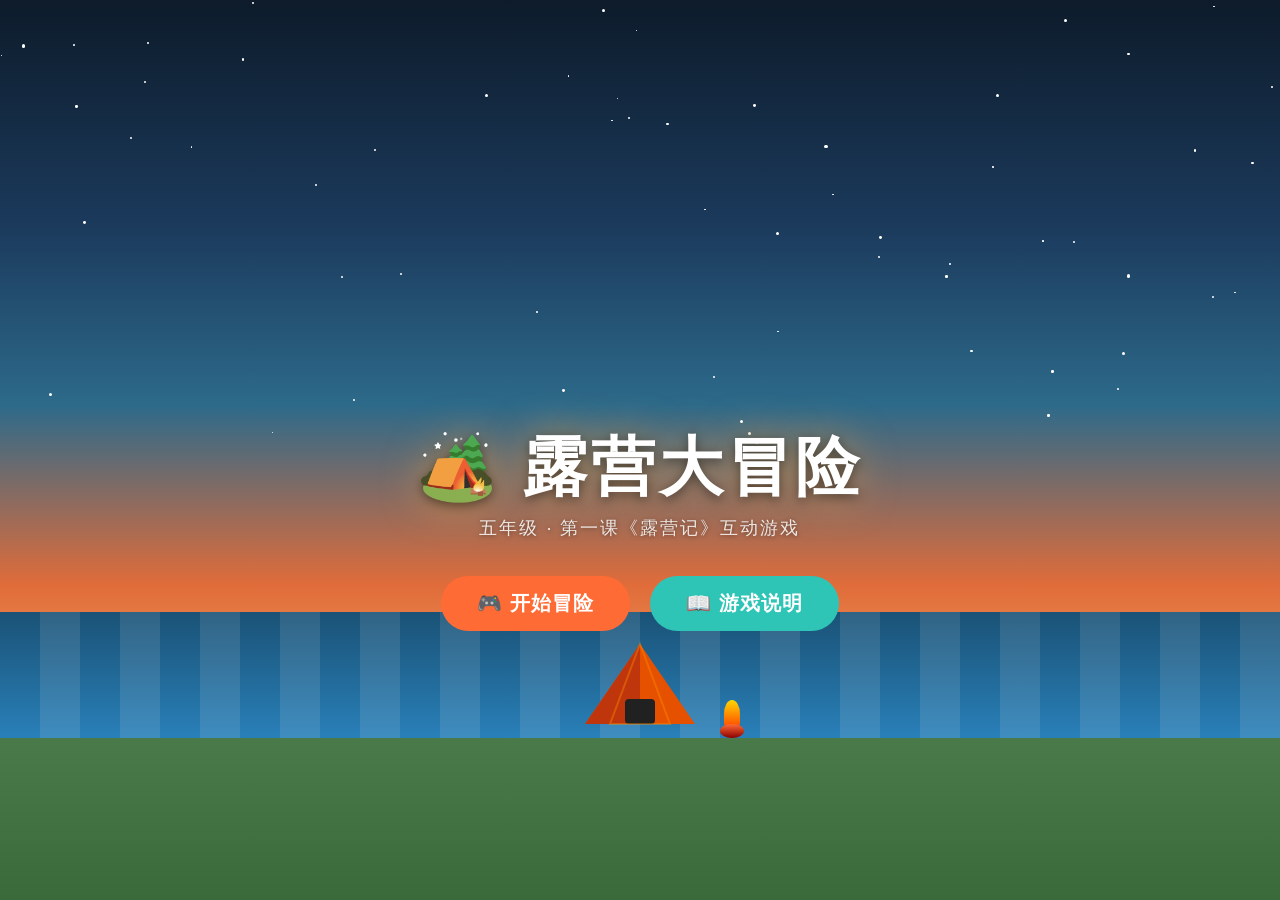
<file: 露营大冒险.html>
<!DOCTYPE html>
<html lang="zh-CN">
<head>
<meta charset="UTF-8">
<meta name="viewport" content="width=device-width, initial-scale=1.0">
<title>露营大冒险 — 《露营记》互动游戏</title>
<style>
*,*::before,*::after{box-sizing:border-box;margin:0;padding:0}
:root{
  --orange:#FF6B35;--teal:#2EC4B6;--yellow:#FFD166;--green:#4CAF50;
  --red:#F44336;--blue:#2196F3;--purple:#9C27B0;--sky:#87CEEB;
  --dark:#2D3436;--white:#fff;--shadow:0 4px 16px rgba(0,0,0,.2);
}
html,body{width:100%;height:100%;overflow:hidden;font-family:'PingFang SC','Microsoft YaHei','Noto Sans SC',sans-serif;}
/* ── SCREENS ── */
.screen{position:fixed;inset:0;display:none;flex-direction:column;align-items:center;overflow:hidden}
.screen.active{display:flex}
/* ── BUTTONS ── */
.btn{display:inline-flex;align-items:center;justify-content:center;gap:8px;padding:14px 36px;border:none;border-radius:50px;font-size:20px;font-weight:700;cursor:pointer;transition:transform .12s,box-shadow .12s;font-family:inherit;letter-spacing:1px;user-select:none}
.btn:hover{transform:translateY(-3px);box-shadow:0 6px 20px rgba(0,0,0,.25)}
.btn:active{transform:translateY(0)}
.btn-orange{background:var(--orange);color:#fff}
.btn-teal{background:var(--teal);color:#fff}
.btn-yellow{background:var(--yellow);color:#333}
.btn-green{background:var(--green);color:#fff}
.btn-blue{background:var(--blue);color:#fff}
.btn-purple{background:var(--purple);color:#fff}
.btn-sm{padding:10px 22px;font-size:16px}
/* ── HUD BAR ── */
.hud{width:100%;max-width:860px;display:flex;align-items:center;justify-content:space-between;padding:14px 20px;background:rgba(255,255,255,.15);backdrop-filter:blur(8px);border-radius:0 0 20px 20px;position:relative;z-index:10}
.hud-title{font-size:22px;font-weight:800;color:#fff;text-shadow:1px 2px 4px rgba(0,0,0,.4)}
.hud-score{font-size:18px;font-weight:700;color:var(--yellow);text-shadow:1px 1px 3px rgba(0,0,0,.4)}
.star-row{display:flex;gap:4px;font-size:24px}
/* ── TOAST ── */
#toast{position:fixed;top:50%;left:50%;transform:translate(-50%,-50%) scale(0);background:rgba(30,30,30,.9);color:#fff;padding:18px 40px;border-radius:18px;font-size:24px;font-weight:700;z-index:999;transition:transform .25s,opacity .25s;opacity:0;pointer-events:none;text-align:center;min-width:220px}
#toast.show{transform:translate(-50%,-50%) scale(1);opacity:1}
/* ── CONFETTI ── */
#confetti-canvas{position:fixed;inset:0;pointer-events:none;z-index:998}

/* ════════════════════════════════
   WELCOME SCREEN
════════════════════════════════ */
#welcome{
  background:linear-gradient(180deg,#0D1B2A 0%,#1B3A5C 25%,#2D6A8A 45%,#E06C3A 65%,#F4A460 80%,#6B9E6B 92%,#4A7A4A 100%);
  justify-content:center;gap:0
}
.w-sky{position:absolute;top:0;left:0;width:100%;height:55%;overflow:hidden}
.star{position:absolute;background:#fff;border-radius:50%;animation:twinkle 2s infinite alternate}
@keyframes twinkle{from{opacity:.3}to{opacity:1}}
.w-ground{position:absolute;bottom:0;left:0;width:100%;height:18%;background:linear-gradient(#4A7A4A,#3A6A3A)}
.w-sea{position:absolute;bottom:18%;left:0;width:100%;height:14%;background:linear-gradient(#1A5276,#2980B9);overflow:hidden}
.wave{position:absolute;width:200%;height:100%;background:repeating-linear-gradient(90deg,transparent,transparent 40px,rgba(255,255,255,.1) 40px,rgba(255,255,255,.1) 80px);animation:waveAnim 3s linear infinite}
@keyframes waveAnim{from{transform:translateX(0)}to{transform:translateX(-50%)}}
.tent{position:absolute;bottom:18%;left:50%;transform:translateX(-50%)}
.tent svg{width:120px;height:100px}
.fire{position:absolute;bottom:18%;left:calc(50% + 80px);display:flex;flex-direction:column;align-items:center}
.flame{width:16px;height:28px;background:linear-gradient(#FFD700,#FF4500);border-radius:50% 50% 20% 20%;animation:flicker .5s ease-in-out infinite alternate;transform-origin:bottom center}
@keyframes flicker{from{transform:scaleX(1) scaleY(1)}to{transform:scaleX(.8) scaleY(1.2)}}
.ember{width:24px;height:14px;background:linear-gradient(#FF6B35,#8B0000);border-radius:50%;margin-top:-4px}
.w-title{position:relative;z-index:5;text-align:center;margin-top:160px}
.w-title h1{font-size:clamp(38px,8vw,64px);font-weight:900;color:#fff;text-shadow:0 3px 12px rgba(0,0,0,.5),0 0 40px rgba(255,180,80,.6);letter-spacing:4px;line-height:1.2}
.w-title p{color:rgba(255,255,255,.85);font-size:18px;margin-top:10px;letter-spacing:2px;text-shadow:0 1px 4px rgba(0,0,0,.4)}
.w-btns{position:relative;z-index:5;margin-top:36px;display:flex;gap:20px;flex-wrap:wrap;justify-content:center}

/* ════════════════════════════════
   MAP SCREEN
════════════════════════════════ */
#map-screen{background:linear-gradient(160deg,#87CEEB 0%,#B0E0FF 50%,#90EE90 100%);justify-content:flex-start}
.map-container{position:relative;width:100%;max-width:860px;flex:1;overflow:hidden}
.map-bg{position:absolute;inset:0;overflow:hidden}
.map-sea{position:absolute;bottom:0;left:0;width:50%;height:45%;background:linear-gradient(#1E90FF,#4169E1);border-radius:0 40px 0 0}
.map-forest{position:absolute;top:10%;right:0;width:45%;height:50%;background:linear-gradient(#228B22,#2E8B57);border-radius:40px 0 0 40px}
.map-path{position:absolute;width:100%;height:100%;pointer-events:none}
.zone-card{position:absolute;background:rgba(255,255,255,.9);border-radius:20px;padding:14px 18px;cursor:pointer;box-shadow:var(--shadow);transition:transform .2s,box-shadow .2s;text-align:center;min-width:160px;border:3px solid transparent}
.zone-card:hover{transform:scale(1.05);box-shadow:0 8px 28px rgba(0,0,0,.25)}
.zone-card.locked{opacity:.5;cursor:not-allowed;filter:grayscale(.6)}
.zone-card.done{border-color:var(--green)}
.zone-num{width:36px;height:36px;border-radius:50%;display:flex;align-items:center;justify-content:center;font-weight:900;font-size:18px;color:#fff;margin:0 auto 8px}
.zone-name{font-size:15px;font-weight:700;color:var(--dark)}
.zone-stars{font-size:18px;margin-top:4px;min-height:22px}
.zone-icon{font-size:32px;margin-bottom:4px}
#z1{top:12%;left:5%;} #z1 .zone-num{background:var(--orange)}
#z2{top:12%;left:50%;} #z2 .zone-num{background:var(--teal)}
#z3{bottom:40%;left:5%;} #z3 .zone-num{background:var(--purple)}
#z4{bottom:12%;right:5%;} #z4 .zone-num{background:var(--blue)}
.map-title{font-size:24px;font-weight:800;color:var(--dark);text-align:center;margin-top:8px;text-shadow:1px 1px 0 rgba(255,255,255,.8)}
.map-progress{margin-top:6px;font-size:15px;color:rgba(0,0,0,.6);font-weight:600}

/* ════════════════════════════════
   GAME SCREENS SHARED
════════════════════════════════ */
.game-body{flex:1;width:100%;max-width:860px;display:flex;flex-direction:column;align-items:center;padding:16px 20px;gap:16px;overflow-y:auto}
.game-instruction{background:rgba(255,255,255,.92);border-radius:16px;padding:16px 24px;font-size:17px;color:var(--dark);line-height:1.7;width:100%;border-left:5px solid var(--orange)}
.game-instruction strong{color:var(--orange)}

/* ════════════════════════════════
   GAME 1 — 两人三脚
════════════════════════════════ */
#game1{background:linear-gradient(180deg,#87CEEB 0%,#98D8C8 60%,#90C060 80%,#6A9A40 100%)}
.race-track{width:100%;background:rgba(255,255,255,.3);border-radius:20px;padding:20px;position:relative}
.track-lane{position:relative;height:80px;background:rgba(255,255,255,.5);border-radius:12px;margin:10px 0;overflow:hidden;border:2px dashed rgba(255,255,255,.8)}
.track-lane::before{content:'起点';position:absolute;left:12px;top:50%;transform:translateY(-50%);font-size:13px;font-weight:700;color:rgba(0,0,0,.4)}
.track-lane::after{content:'终点🏁';position:absolute;right:8px;top:50%;transform:translateY(-50%);font-size:13px;font-weight:700;color:rgba(0,0,0,.4)}
.runner{position:absolute;top:50%;transform:translateY(-50%);font-size:36px;transition:left .25s;cursor:default}
.runner.stumble{animation:stumbleAnim .4s}
@keyframes stumbleAnim{0%{transform:translateY(-50%) rotate(0)}30%{transform:translateY(-20%) rotate(30deg)}60%{transform:translateY(-50%) rotate(-15deg)}100%{transform:translateY(-50%) rotate(0)}}
.foot-btns{display:flex;gap:20px;width:100%;justify-content:center;margin-top:8px}
.foot-btn{padding:20px 40px;font-size:24px;border-radius:20px;border:none;cursor:pointer;font-weight:800;color:#fff;transition:transform .1s,box-shadow .1s;font-family:inherit;position:relative;user-select:none}
.foot-btn:active{transform:scale(.93)}
.foot-btn.lit{transform:scale(1.1);box-shadow:0 0 20px rgba(255,255,255,.8)}
#btn-left{background:linear-gradient(135deg,#FF6B35,#E64A19)}
#btn-right{background:linear-gradient(135deg,#2EC4B6,#00897B)}
.race-timer{text-align:center;font-size:28px;font-weight:800;color:#fff;text-shadow:0 2px 8px rgba(0,0,0,.4)}
.race-status{text-align:center;font-size:18px;font-weight:700;color:#fff;min-height:28px;text-shadow:0 1px 4px rgba(0,0,0,.3)}
.next-foot{display:flex;align-items:center;gap:8px;font-size:17px;color:#fff;font-weight:700;background:rgba(0,0,0,.2);padding:10px 24px;border-radius:50px}
.foot-indicator{width:44px;height:44px;border-radius:10px;display:flex;align-items:center;justify-content:center;font-size:22px;font-weight:900;color:#fff;transition:background .2s}
.foot-indicator.left-foot{background:linear-gradient(135deg,#FF6B35,#E64A19)}
.foot-indicator.right-foot{background:linear-gradient(135deg,#2EC4B6,#00897B)}

/* ════════════════════════════════
   GAME 2 — 词语配对
════════════════════════════════ */
#game2{background:linear-gradient(160deg,#FFF3E0 0%,#FFE082 50%,#FFCC02 100%)}
.match-arena{width:100%;display:grid;grid-template-columns:1fr 1fr;gap:14px;align-items:start}
.match-col-title{text-align:center;font-size:15px;font-weight:800;color:rgba(0,0,0,.5);letter-spacing:2px;margin-bottom:4px}
.match-words,.match-defs{display:flex;flex-direction:column;gap:10px}
.match-card{padding:14px 16px;border-radius:14px;font-size:17px;font-weight:700;cursor:pointer;transition:transform .15s,box-shadow .15s,background .15s;box-shadow:0 2px 10px rgba(0,0,0,.12);text-align:center;line-height:1.4;border:3px solid transparent;background:#fff;color:var(--dark)}
.match-card:hover{transform:translateY(-2px);box-shadow:0 5px 16px rgba(0,0,0,.2)}
.match-card.selected{border-color:var(--orange);background:#FFF3E0;transform:scale(1.04)}
.match-card.correct{background:linear-gradient(135deg,#81C784,#4CAF50);color:#fff;cursor:default;border-color:transparent}
.match-card.wrong{animation:shake .35s;border-color:var(--red)}
@keyframes shake{0%,100%{transform:translateX(0)}20%{transform:translateX(-8px)}40%{transform:translateX(8px)}60%{transform:translateX(-5px)}80%{transform:translateX(5px)}}
.match-card.disabled{opacity:.35;cursor:not-allowed}
.match-score-badge{font-size:22px;font-weight:800;color:var(--orange);text-align:center}

/* ════════════════════════════════
   GAME 3 — 景色填词
════════════════════════════════ */
#game3{background:linear-gradient(180deg,#FF7043 0%,#FF8C00 20%,#FFC107 40%,#FFD54F 55%,#90CAF9 80%,#1565C0 100%)}
.fill-paragraph{background:rgba(255,255,255,.92);border-radius:18px;padding:20px 24px;font-size:19px;line-height:2.2;color:var(--dark);width:100%;font-weight:500;letter-spacing:.5px}
.blank{display:inline-block;min-width:88px;padding:4px 10px;border-radius:8px;border:2px dashed #999;cursor:pointer;text-align:center;font-weight:800;vertical-align:bottom;color:#666;transition:border-color .2s,background .2s;background:rgba(255,255,255,.7)}
.blank.selected{border-color:var(--orange);background:#FFF3E0;color:var(--orange)}
.blank.filled{border-color:var(--teal);background:rgba(46,196,182,.1);color:var(--teal)}
.blank.correct{border-color:var(--green);background:rgba(76,175,80,.15);color:var(--green);cursor:default}
.blank.wrong{border-color:var(--red);background:rgba(244,67,54,.1);color:var(--red);animation:shake .35s}
.word-bank{background:rgba(255,255,255,.85);border-radius:16px;padding:16px;width:100%;display:flex;flex-wrap:wrap;gap:10px;justify-content:center}
.bank-word{padding:10px 20px;border-radius:12px;background:#fff;border:2px solid #ddd;font-size:17px;font-weight:700;cursor:pointer;transition:transform .15s,border-color .2s,background .2s;color:var(--dark);box-shadow:0 2px 8px rgba(0,0,0,.1)}
.bank-word:hover{transform:translateY(-2px);border-color:var(--orange)}
.bank-word.selected{border-color:var(--orange);background:#FFF3E0;color:var(--orange);transform:scale(1.06)}
.bank-word.used{opacity:.25;cursor:not-allowed;pointer-events:none}

/* ════════════════════════════════
   GAME 4 — 故事排序
════════════════════════════════ */
#game4{background:linear-gradient(160deg,#E3F2FD 0%,#BBDEFB 50%,#90CAF9 100%)}
.sort-list{width:100%;display:flex;flex-direction:column;gap:10px}
.sort-card{display:flex;align-items:center;gap:14px;padding:14px 18px;background:#fff;border-radius:16px;cursor:pointer;box-shadow:0 2px 10px rgba(0,0,0,.1);border:3px solid transparent;transition:transform .15s,border-color .15s,box-shadow .15s;font-size:16px;font-weight:600;color:var(--dark);line-height:1.4}
.sort-card:hover{transform:translateX(4px);box-shadow:0 4px 16px rgba(0,0,0,.15)}
.sort-card.selected{border-color:var(--blue);background:#E3F2FD;transform:scale(1.02)}
.sort-card.correct{border-color:var(--green);background:rgba(76,175,80,.08);cursor:default}
.sort-card.wrong{border-color:var(--red);background:rgba(244,67,54,.08);animation:shake .35s}
.sort-num{min-width:36px;height:36px;border-radius:50%;background:var(--blue);color:#fff;display:flex;align-items:center;justify-content:center;font-weight:800;font-size:16px;flex-shrink:0}
.sort-card.correct .sort-num{background:var(--green)}
.sort-card.wrong .sort-num{background:var(--red)}
.sort-icon{font-size:24px;flex-shrink:0}
.sort-btns{display:flex;gap:14px;margin-top:4px;flex-wrap:wrap;justify-content:center}
.attempts-left{font-size:15px;color:rgba(0,0,0,.5);font-weight:600}

/* ════════════════════════════════
   RESULT SCREEN
════════════════════════════════ */
#result-screen{background:linear-gradient(160deg,#1a237e 0%,#283593 40%,#1565C0 70%,#0288D1 100%);justify-content:center}
.result-box{background:rgba(255,255,255,.1);backdrop-filter:blur(12px);border-radius:30px;padding:40px 50px;text-align:center;max-width:560px;width:90%;border:2px solid rgba(255,255,255,.2);box-shadow:0 8px 40px rgba(0,0,0,.3)}
.result-title{font-size:42px;font-weight:900;color:#fff;margin-bottom:8px;text-shadow:0 2px 12px rgba(0,0,0,.4)}
.result-subtitle{font-size:18px;color:rgba(255,255,255,.8);margin-bottom:28px}
.result-stars{font-size:48px;margin:20px 0;letter-spacing:8px}
.result-score{font-size:52px;font-weight:900;color:var(--yellow);margin:10px 0;text-shadow:0 2px 8px rgba(0,0,0,.3)}
.result-label{font-size:18px;color:rgba(255,255,255,.7);margin-bottom:20px}
.result-badges{display:flex;justify-content:center;gap:14px;flex-wrap:wrap;margin:16px 0}
.badge{display:flex;flex-direction:column;align-items:center;gap:4px;padding:12px 16px;background:rgba(255,255,255,.15);border-radius:16px;border:2px solid rgba(255,255,255,.2)}
.badge-icon{font-size:30px}
.badge-name{font-size:13px;font-weight:700;color:rgba(255,255,255,.9)}
.result-msg{font-size:17px;color:rgba(255,255,255,.9);line-height:1.7;background:rgba(255,255,255,.1);border-radius:14px;padding:16px 20px;margin:16px 0}
.result-btns{display:flex;gap:16px;justify-content:center;margin-top:20px;flex-wrap:wrap}

/* ════════════════════════════════
   OVERLAY / WIN PANEL
════════════════════════════════ */
.game-win-overlay{position:fixed;inset:0;background:rgba(0,0,0,.6);display:none;align-items:center;justify-content:center;z-index:200;flex-direction:column;gap:20px}
.game-win-overlay.show{display:flex}
.win-card{background:#fff;border-radius:28px;padding:36px 48px;text-align:center;max-width:440px;width:90%;box-shadow:0 10px 50px rgba(0,0,0,.35);animation:popIn .4s cubic-bezier(.175,.885,.32,1.275)}
@keyframes popIn{from{transform:scale(0.5);opacity:0}to{transform:scale(1);opacity:1}}
.win-emoji{font-size:60px;display:block;margin-bottom:12px}
.win-title{font-size:30px;font-weight:900;color:var(--dark)}
.win-msg{font-size:17px;color:#666;margin:10px 0 20px;line-height:1.6}
.stars-earned{font-size:44px;margin:10px 0;letter-spacing:6px}

/* ── ANIMATIONS ── */
@keyframes bounceIn{from{transform:scale(0)}to{transform:scale(1)}}
@keyframes fadeSlideUp{from{opacity:0;transform:translateY(20px)}to{opacity:1;transform:translateY(0)}}
.fade-in{animation:fadeSlideUp .4s ease both}
</style>
</head>
<body>

<!-- ════ WELCOME ════ -->
<div id="welcome" class="screen active">
  <div class="w-sky" id="starField"></div>
  <div class="w-sea"><div class="wave"></div></div>
  <div class="w-ground"></div>
  <div class="tent">
    <svg viewBox="0 0 120 100"><polygon points="60,10 5,90 115,90" fill="#E65100"/><polygon points="60,10 5,90 60,90" fill="#BF360C"/><rect x="45" y="65" width="30" height="25" rx="4" fill="#212121"/><polygon points="60,10 30,90 90,90" fill="none" stroke="#FF8C00" stroke-width="2" opacity=".4"/></svg>
  </div>
  <div class="fire">
    <div class="flame"></div>
    <div class="ember"></div>
  </div>
  <div class="w-title fade-in">
    <h1>🏕️ 露营大冒险</h1>
    <p>五年级 · 第一课《露营记》互动游戏</p>
  </div>
  <div class="w-btns fade-in">
    <button class="btn btn-orange" onclick="showMap()">🎮 开始冒险</button>
    <button class="btn btn-teal" onclick="showInstructions()">📖 游戏说明</button>
  </div>
</div>

<!-- ════ MAP ════ -->
<div id="map-screen" class="screen">
  <div class="hud">
    <span class="hud-title">🗺️ 露营地图</span>
    <span class="hud-score" id="map-total-score">总分：0 / 400</span>
  </div>
  <div class="map-container">
    <div class="map-bg">
      <div class="map-sea"></div>
      <div class="map-forest"></div>
    </div>
    <svg class="map-path" xmlns="http://www.w3.org/2000/svg">
      <path d="M 185 130 Q 300 160 430 130" stroke="rgba(255,255,255,.6)" stroke-width="4" fill="none" stroke-dasharray="10,6"/>
      <path d="M 185 280 Q 300 310 600 360" stroke="rgba(255,255,255,.6)" stroke-width="4" fill="none" stroke-dasharray="10,6"/>
      <path d="M 185 130 Q 185 200 185 280" stroke="rgba(255,255,255,.6)" stroke-width="4" fill="none" stroke-dasharray="10,6"/>
    </svg>
    <div id="z1" class="zone-card" onclick="startGame(1)">
      <div class="zone-icon">🏃</div>
      <div class="zone-num">1</div>
      <div class="zone-name">两人三脚</div>
      <div class="zone-stars" id="zs1"></div>
    </div>
    <div id="z2" class="zone-card locked" onclick="startGame(2)">
      <div class="zone-icon">📚</div>
      <div class="zone-num">2</div>
      <div class="zone-name">词语配对</div>
      <div class="zone-stars" id="zs2"></div>
    </div>
    <div id="z3" class="zone-card locked" onclick="startGame(3)">
      <div class="zone-icon">🌅</div>
      <div class="zone-num">3</div>
      <div class="zone-name">景色填词</div>
      <div class="zone-stars" id="zs3"></div>
    </div>
    <div id="z4" class="zone-card locked" onclick="startGame(4)">
      <div class="zone-icon">🔢</div>
      <div class="zone-num">4</div>
      <div class="zone-name">故事排序</div>
      <div class="zone-stars" id="zs4"></div>
    </div>
    <div style="position:absolute;bottom:14px;left:50%;transform:translateX(-50%);text-align:center">
      <div class="map-progress" id="map-hint">👆 点击关卡1开始！</div>
    </div>
  </div>
</div>

<!-- ════ GAME 1 — 两人三脚 ════ -->
<div id="game1" class="screen">
  <div class="hud">
    <button class="btn btn-sm" style="background:rgba(255,255,255,.3);color:#fff;padding:8px 18px;font-size:15px" onclick="showMap()">← 地图</button>
    <span class="hud-title">🏃 两人三脚竞赛</span>
    <span class="hud-score" id="g1-score-display">得分：0</span>
  </div>
  <div class="game-body">
    <div class="game-instruction">
      <strong>游戏规则：</strong>交替点击 <strong>左脚 ←</strong> 和 <strong>右脚 →</strong>，不能连续踩同一只脚！先到终点就是冠军！<br>
      <small style="color:#888">💡 考考你：两人三脚需要什么精神？</small>
    </div>
    <div class="race-timer" id="g1-timer">⏱ 30秒</div>
    <div class="race-track">
      <div style="font-size:13px;font-weight:700;color:rgba(0,0,0,.5);margin-bottom:6px;padding:0 8px">你的队伍</div>
      <div class="track-lane" id="lane1">
        <div class="runner" id="runner1" style="left:8%">🏃‍♂️</div>
      </div>
      <div style="font-size:13px;font-weight:700;color:rgba(0,0,0,.5);margin:10px 0 6px;padding:0 8px">对手队伍</div>
      <div class="track-lane" id="lane2">
        <div class="runner" id="runner2" style="left:8%">🏃‍♀️</div>
      </div>
    </div>
    <div class="next-foot">
      应踩：<div class="foot-indicator" id="nextFoot" style="background:linear-gradient(135deg,#FF6B35,#E64A19)">←</div>
    </div>
    <div class="race-status" id="g1-status">准备好了吗？</div>
    <div class="foot-btns">
      <button class="foot-btn" id="btn-left" onclick="pressfoot('L')">← 左脚</button>
      <button class="foot-btn" id="btn-right" onclick="pressfoot('R')">右脚 →</button>
    </div>
    <button class="btn btn-yellow" id="g1-start-btn" onclick="startRace()" style="margin-top:4px">🏁 出发！</button>
  </div>
</div>

<!-- ════ GAME 2 — 词语配对 ════ -->
<div id="game2" class="screen">
  <div class="hud">
    <button class="btn btn-sm" style="background:rgba(0,0,0,.2);color:#fff;padding:8px 18px;font-size:15px" onclick="showMap()">← 地图</button>
    <span class="hud-title">📚 词语配对</span>
    <span class="hud-score" id="g2-score-display">0 / 5</span>
  </div>
  <div class="game-body">
    <div class="game-instruction">
      <strong>游戏规则：</strong>先点击左边的<strong>词语</strong>，再点击右边对应的<strong>意思</strong>，把所有词语配对！
    </div>
    <div class="match-arena">
      <div>
        <div class="match-col-title">词语</div>
        <div class="match-words" id="match-words"></div>
      </div>
      <div>
        <div class="match-col-title">意思</div>
        <div class="match-defs" id="match-defs"></div>
      </div>
    </div>
    <div class="match-score-badge" id="g2-progress">已配对：0 / 5</div>
  </div>
</div>

<!-- ════ GAME 3 — 景色填词 ════ -->
<div id="game3" class="screen">
  <div class="hud">
    <button class="btn btn-sm" style="background:rgba(0,0,0,.2);color:#fff;padding:8px 18px;font-size:15px" onclick="showMap()">← 地图</button>
    <span class="hud-title">🌅 景色填词</span>
    <span class="hud-score" id="g3-score-display">0 / 5</span>
  </div>
  <div class="game-body">
    <div class="game-instruction">
      <strong>游戏规则：</strong>先从下方<strong>词语库</strong>点选词语，再点击文章中的空格填入。还原课文中的美丽景色！
    </div>
    <div class="fill-paragraph" id="fill-para"></div>
    <div style="font-size:15px;font-weight:700;color:rgba(255,255,255,.9);align-self:flex-start;text-shadow:0 1px 3px rgba(0,0,0,.3)">📦 词语库</div>
    <div class="word-bank" id="word-bank"></div>
    <button class="btn btn-green" id="g3-check-btn" onclick="checkFill()">✅ 检查答案</button>
  </div>
</div>

<!-- ════ GAME 4 — 故事排序 ════ -->
<div id="game4" class="screen">
  <div class="hud">
    <button class="btn btn-sm" style="background:rgba(0,0,0,.2);color:#fff;padding:8px 18px;font-size:15px" onclick="showMap()">← 地图</button>
    <span class="hud-title">🔢 故事排序</span>
    <span class="hud-score" id="g4-score-display">机会：3</span>
  </div>
  <div class="game-body">
    <div class="game-instruction">
      <strong>游戏规则：</strong>课文中的事件被打乱了！先点选一张卡，再点另一张卡来<strong>交换位置</strong>，把露营故事按正确顺序排好！
    </div>
    <div class="sort-list" id="sort-list"></div>
    <div class="sort-btns">
      <button class="btn btn-blue" onclick="checkSort()">🔍 检查答案</button>
      <button class="btn btn-sm" style="background:rgba(0,0,0,.15);color:#333" onclick="resetSort()">🔄 重新排列</button>
    </div>
    <div class="attempts-left" id="g4-attempts">还有 3 次机会</div>
  </div>
</div>

<!-- ════ RESULT ════ -->
<div id="result-screen" class="screen">
  <div class="result-box fade-in">
    <div class="result-title">🎉 冒险完成！</div>
    <div class="result-subtitle">《露营记》学习任务全部完成</div>
    <div class="result-stars" id="result-stars"></div>
    <div class="result-score" id="result-score"></div>
    <div class="result-label">总积分</div>
    <div class="result-badges" id="result-badges"></div>
    <div class="result-msg" id="result-msg"></div>
    <div class="result-btns">
      <button class="btn btn-yellow" onclick="restartAll()">🔄 再玩一次</button>
      <button class="btn btn-teal" onclick="showMap()">🗺️ 返回地图</button>
    </div>
  </div>
</div>

<!-- Win overlay -->
<div class="game-win-overlay" id="win-overlay">
  <div class="win-card">
    <span class="win-emoji" id="win-emoji">🎊</span>
    <div class="win-title" id="win-title">太棒了！</div>
    <div class="stars-earned" id="win-stars">⭐⭐⭐</div>
    <div class="win-msg" id="win-msg"></div>
    <button class="btn btn-orange" id="win-next-btn">下一关 →</button>
  </div>
</div>

<!-- Toast -->
<div id="toast"></div>
<!-- Confetti -->
<canvas id="confetti-canvas"></canvas>

<script>
// ════════════════════════════════
// AUDIO
// ════════════════════════════════
const AudioCtx = window.AudioContext || window.webkitAudioContext;
let actx;
function getACtx(){if(!actx){try{actx=new AudioCtx()}catch(e){}}return actx}
function beep(freq,dur,type='sine',vol=.3){
  const c=getACtx(); if(!c) return;
  const o=c.createOscillator(), g=c.createGain();
  o.connect(g); g.connect(c.destination);
  o.type=type; o.frequency.value=freq;
  g.gain.setValueAtTime(vol,c.currentTime);
  g.gain.exponentialRampToValueAtTime(.001,c.currentTime+dur);
  o.start(c.currentTime); o.stop(c.currentTime+dur);
}
function playCorrect(){beep(880,.12);setTimeout(()=>beep(1108,.18),80)}
function playWrong(){beep(220,.3,'sawtooth',.2)}
function playWin(){[523,659,784,1046].forEach((f,i)=>setTimeout(()=>beep(f,.3),i*100))}
function playStep(){beep(660,.08,'square',.15)}

// ════════════════════════════════
// STATE
// ════════════════════════════════
const state = {
  scores: [0, 0, 0, 0],       // scores per game (0-100 each)
  completed: [false,false,false,false],
  stars: [0, 0, 0, 0],
  currentScreen: 'welcome'
};

// ════════════════════════════════
// SCREEN MANAGEMENT
// ════════════════════════════════
function showScreen(id){
  document.querySelectorAll('.screen').forEach(s=>s.classList.remove('active'));
  document.getElementById(id).classList.add('active');
  state.currentScreen = id;
}

function showMap(){
  stopRace();
  updateMapUI();
  showScreen('map-screen');
}

function showInstructions(){
  showToast('游戏共4关：\n①两人三脚 ②词语配对\n③景色填词 ④故事排序\n按顺序解锁，加油！',4000);
}

// ════════════════════════════════
// WELCOME — generate stars
// ════════════════════════════════
(function generateStars(){
  const sf = document.getElementById('starField');
  for(let i=0;i<60;i++){
    const s=document.createElement('div');
    s.className='star';
    const sz=Math.random()*2.5+1;
    s.style.cssText=`width:${sz}px;height:${sz}px;top:${Math.random()*90}%;left:${Math.random()*100}%;animation-delay:${Math.random()*3}s;animation-duration:${1.5+Math.random()*2}s`;
    sf.appendChild(s);
  }
})();

// ════════════════════════════════
// MAP UI
// ════════════════════════════════
function updateMapUI(){
  let total=0;
  state.scores.forEach((s,i)=>{
    total+=s;
    const zs=document.getElementById(`zs${i+1}`);
    const z=document.getElementById(`z${i+1}`);
    if(state.completed[i]){
      const st=state.stars[i];
      zs.textContent='⭐'.repeat(st)+'☆'.repeat(3-st);
      z.classList.add('done'); z.classList.remove('locked');
    }
    // unlock next
    if(i>0){
      if(state.completed[i-1]){
        z.classList.remove('locked');
      }
    }
  });
  document.getElementById('map-total-score').textContent=`总分：${total} / 400`;
  const done=state.completed.filter(Boolean).length;
  const hints=['👆 点击关卡1开始！','🎉 关卡1完成！挑战关卡2！','🔥 两关完成！继续加油！','✨ 三关完成！最后一关！','🏆 全部完成！查看成绩！'];
  document.getElementById('map-hint').textContent=hints[done]||hints[0];
  if(done===4) document.getElementById('map-hint').onclick=()=>showResult();
}

function startGame(n){
  const z=document.getElementById(`z${n}`);
  if(z.classList.contains('locked')){showToast('🔒 请先完成上一关！');return;}
  if(n===1) initGame1();
  else if(n===2) initGame2();
  else if(n===3) initGame3();
  else if(n===4) initGame4();
  showScreen(`game${n}`);
}

// ════════════════════════════════
// GAME 1 — 两人三脚
// ════════════════════════════════
let raceActive=false, raceTimer=null, raceTime=30;
let playerPos=0, opponentPos=0;
let lastFoot=null; // 'L' or 'R', player must alternate
let correctSteps=0, wrongSteps=0;
let opponentInterval=null;

function initGame1(){
  raceActive=false; raceTime=30; playerPos=0; opponentPos=0;
  lastFoot=null; correctSteps=0; wrongSteps=0;
  clearInterval(raceTimer); clearInterval(opponentInterval);
  document.getElementById('runner1').style.left='8%';
  document.getElementById('runner2').style.left='8%';
  document.getElementById('g1-timer').textContent='⏱ 30秒';
  document.getElementById('g1-status').textContent='准备好了吗？';
  document.getElementById('g1-start-btn').style.display='inline-flex';
  document.getElementById('btn-left').disabled=true;
  document.getElementById('btn-right').disabled=true;
  updateNextFoot('L');
  document.getElementById('g1-score-display').textContent='得分：0';
}

function startRace(){
  raceActive=true;
  document.getElementById('g1-start-btn').style.display='none';
  document.getElementById('btn-left').disabled=false;
  document.getElementById('btn-right').disabled=false;
  document.getElementById('g1-status').textContent='加油！交替踩脚！';
  // countdown
  raceTimer=setInterval(()=>{
    raceTime--;
    document.getElementById('g1-timer').textContent=`⏱ ${raceTime}秒`;
    if(raceTime<=0){endRace('time');}
  },1000);
  // opponent moves at steady pace: 10 steps in ~22s
  opponentInterval=setInterval(()=>{
    if(!raceActive) return;
    opponentPos=Math.min(opponentPos+10, 82);
    document.getElementById('runner2').style.left=(8+opponentPos*.74)+'%';
    if(opponentPos>=82){endRace('opponent');}
  },2200);
}

function pressfoot(side){
  if(!raceActive) return;
  // Must alternate
  if(lastFoot===side){
    // wrong — stumble
    wrongSteps++;
    document.getElementById('runner1').classList.add('stumble');
    setTimeout(()=>document.getElementById('runner1').classList.remove('stumble'),400);
    document.getElementById('g1-status').textContent='😬 两只脚要交替踩！';
    playWrong();
    // pause 0.5s
    document.getElementById('btn-left').disabled=true;
    document.getElementById('btn-right').disabled=true;
    setTimeout(()=>{
      if(raceActive){
        document.getElementById('btn-left').disabled=false;
        document.getElementById('btn-right').disabled=false;
        document.getElementById('g1-status').textContent='加油！交替踩脚！';
      }
    },600);
    return;
  }
  // correct step
  lastFoot=side;
  correctSteps++;
  playerPos=Math.min(playerPos+10, 82);
  document.getElementById('runner1').style.left=(8+playerPos*.74)+'%';
  playStep();
  updateNextFoot(side==='L'?'R':'L');
  const score=Math.round((correctSteps/(correctSteps+wrongSteps))*100);
  document.getElementById('g1-score-display').textContent=`得分：${score}`;
  document.getElementById('g1-status').textContent=side==='L'?'👣 左脚！好！':'👣 右脚！棒！';
  if(playerPos>=82){endRace('player');}
}

function updateNextFoot(next){
  const el=document.getElementById('nextFoot');
  if(next==='L'){
    el.style.background='linear-gradient(135deg,#FF6B35,#E64A19)';
    el.textContent='←';
  } else {
    el.style.background='linear-gradient(135deg,#2EC4B6,#00897B)';
    el.textContent='→';
  }
}

function stopRace(){
  raceActive=false;
  clearInterval(raceTimer); clearInterval(opponentInterval);
}

function endRace(who){
  stopRace();
  document.getElementById('btn-left').disabled=true;
  document.getElementById('btn-right').disabled=true;
  let sc, stars, emoji, msg;
  if(who==='player'){
    sc=100; stars=3; emoji='🏆';
    msg='太厉害了！你们齐心协力、互相配合，第一个冲过终点！\n\n💡 <b>齐心协力</b> = 大家团结一心，共同努力\n💡 <b>互相配合</b> = 互相协调、合作';
    document.getElementById('g1-status').textContent='🏆 你赢了！冠军！';
    playWin();
  } else if(who==='opponent'){
    sc=Math.max(40, Math.round((playerPos/82)*80));
    stars=sc>=70?2:1; emoji='😊';
    msg='对手先到达终点，不过你表现不错！\n记住：两人三脚要<b>互相配合、齐心协力</b>才能获胜！';
    document.getElementById('g1-status').textContent='😊 继续练习！';
  } else {
    sc=Math.max(30, Math.round((playerPos/82)*70));
    stars=sc>=60?2:1; emoji='⏰';
    msg='时间到！注意：两人三脚需要<b>互相配合</b>，左右交替才能走得更快！';
    document.getElementById('g1-status').textContent='⏰ 时间到！';
  }
  setTimeout(()=>showWin(sc,stars,emoji,'两人三脚竞赛',msg,2),800);
}

// ════════════════════════════════
// GAME 2 — 词语配对
// ════════════════════════════════
const vocabData = [
  {word:'狼吞虎咽', def:'吃东西又猛又急，像狼和虎一样'},
  {word:'一望无际', def:'广阔得看不到边际'},
  {word:'四脚朝天', def:'摔倒时四脚朝上的狼狈样子'},
  {word:'齐心协力', def:'大家团结一心，共同努力'},
  {word:'充实',     def:'生活过得丰富、很有意义'}
];
let selectedWord=null, matchedCount=0;

function initGame2(){
  matchedCount=0; selectedWord=null;
  document.getElementById('g2-score-display').textContent='0 / 5';
  document.getElementById('g2-progress').textContent='已配对：0 / 5';
  // shuffle defs
  const shuffledDefs=[...vocabData].sort(()=>Math.random()-.5);
  const wContainer=document.getElementById('match-words');
  const dContainer=document.getElementById('match-defs');
  wContainer.innerHTML=''; dContainer.innerHTML='';
  vocabData.forEach((item,i)=>{
    const w=document.createElement('div');
    w.className='match-card'; w.textContent=item.word;
    w.dataset.idx=i; w.onclick=()=>selectWord(w,i);
    wContainer.appendChild(w);
  });
  shuffledDefs.forEach((item,i)=>{
    const d=document.createElement('div');
    d.className='match-card'; d.textContent=item.def;
    d.dataset.word=item.word; d.onclick=()=>selectDef(d);
    dContainer.appendChild(d);
  });
}

function selectWord(el,idx){
  if(el.classList.contains('correct')||el.classList.contains('disabled')) return;
  document.querySelectorAll('#match-words .match-card').forEach(c=>{
    if(!c.classList.contains('correct')) c.classList.remove('selected');
  });
  el.classList.add('selected');
  selectedWord={el,idx,word:vocabData[idx].word};
}

function selectDef(el){
  if(!selectedWord) {showToast('👈 先点左边的词语！');return;}
  if(el.classList.contains('correct')||el.classList.contains('disabled')) return;
  const correct = el.dataset.word === selectedWord.word;
  if(correct){
    el.classList.add('correct'); selectedWord.el.classList.add('correct');
    selectedWord.el.classList.remove('selected');
    matchedCount++;
    playCorrect();
    document.getElementById('g2-progress').textContent=`已配对：${matchedCount} / 5`;
    document.getElementById('g2-score-display').textContent=`${matchedCount} / 5`;
    selectedWord=null;
    if(matchedCount===5){
      setTimeout(()=>{
        const sc=100, stars=3;
        showWin(sc,stars,'🎊','词语配对','全部配对成功！\n\n这些词语你都记住了吗？\n<b>狼吞虎咽、一望无际、四脚朝天</b>\n<b>齐心协力、充实</b>',3);
        playWin();
      },600);
    }
  } else {
    el.classList.add('wrong'); selectedWord.el.classList.add('wrong');
    playWrong();
    setTimeout(()=>{
      el.classList.remove('wrong','selected');
      selectedWord.el.classList.remove('wrong','selected');
      selectedWord=null;
    },500);
  }
}

// ════════════════════════════════
// GAME 3 — 景色填词
// ════════════════════════════════
const fillData = {
  segments:[
    {type:'text',text:'只见大海'},
    {type:'blank',id:0,answer:'一望无际'},
    {type:'text',text:'，海面被夕阳染成了一片'},
    {type:'blank',id:1,answer:'金黄'},
    {type:'text',text:'。'},
    {type:'blank',id:2,answer:'清凉'},
    {type:'text',text:'的海风迎面吹来，高大的椰树在晚风中'},
    {type:'blank',id:3,answer:'轻轻地'},
    {type:'text',text:'摇摆，黄昏时的海边，景色真'},
    {type:'blank',id:4,answer:'迷人'},
    {type:'text',text:'啊！'}
  ],
  wordBank:['一望无际','金黄','清凉','轻轻地','迷人','波涛汹涌','温暖']
};
let fillSelected=null; // selected bank word
let fillAnswers={}; // blank id -> word

function initGame3(){
  fillSelected=null; fillAnswers={};
  document.getElementById('g3-score-display').textContent='0 / 5';
  document.getElementById('g3-check-btn').style.display='inline-flex';
  // Build paragraph
  const para=document.getElementById('fill-para');
  para.innerHTML='';
  fillData.segments.forEach(seg=>{
    if(seg.type==='text'){
      para.appendChild(document.createTextNode(seg.text));
    } else {
      const sp=document.createElement('span');
      sp.className='blank'; sp.dataset.id=seg.id; sp.textContent='___';
      sp.onclick=()=>clickBlank(sp,seg.id,seg.answer);
      para.appendChild(sp);
    }
  });
  // Build word bank
  const wb=document.getElementById('word-bank');
  wb.innerHTML='';
  const shuffled=[...fillData.wordBank].sort(()=>Math.random()-.5);
  shuffled.forEach(w=>{
    const el=document.createElement('div');
    el.className='bank-word'; el.textContent=w; el.dataset.word=w;
    el.onclick=()=>selectBankWord(el,w);
    wb.appendChild(el);
  });
}

function selectBankWord(el,w){
  if(el.classList.contains('used')) return;
  document.querySelectorAll('.bank-word').forEach(e=>e.classList.remove('selected'));
  if(fillSelected===w){fillSelected=null; return;}
  el.classList.add('selected');
  fillSelected=w;
}

function clickBlank(el,id,answer){
  if(el.classList.contains('correct')) return;
  if(fillSelected){
    // fill the blank
    const prev=fillAnswers[id];
    // unuse previous word if any
    if(prev){
      document.querySelectorAll('.bank-word').forEach(e=>{
        if(e.dataset.word===prev) e.classList.remove('used');
      });
    }
    fillAnswers[id]=fillSelected;
    el.textContent=fillSelected;
    el.classList.add('filled'); el.classList.remove('wrong');
    // mark bank word as used
    document.querySelectorAll('.bank-word').forEach(e=>{
      if(e.dataset.word===fillSelected){e.classList.add('used');e.classList.remove('selected');}
    });
    fillSelected=null;
    const filled=Object.keys(fillAnswers).length;
    document.getElementById('g3-score-display').textContent=`${filled} / 5`;
  } else {
    // clear this blank
    if(fillAnswers[id]){
      const w=fillAnswers[id];
      document.querySelectorAll('.bank-word').forEach(e=>{
        if(e.dataset.word===w) e.classList.remove('used');
      });
      delete fillAnswers[id];
      el.textContent='___'; el.classList.remove('filled','wrong');
      const filled=Object.keys(fillAnswers).length;
      document.getElementById('g3-score-display').textContent=`${filled} / 5`;
    }
  }
}

function checkFill(){
  let correct=0, total=0;
  fillData.segments.forEach(seg=>{
    if(seg.type!=='blank') return;
    total++;
    const el=document.querySelector(`.blank[data-id='${seg.id}']`);
    if(fillAnswers[seg.id]===seg.answer){correct++;el.classList.add('correct');el.classList.remove('wrong','filled');}
    else if(fillAnswers[seg.id]){el.classList.add('wrong');el.classList.remove('filled');}
  });
  document.getElementById('g3-score-display').textContent=`${correct} / 5`;
  if(correct===5){
    playWin();
    document.getElementById('g3-check-btn').style.display='none';
    setTimeout(()=>{
      showWin(100,3,'🌅','景色填词',
        '全对！你把美丽的夕阳景色还原了！\n\n课文这样写海边黄昏：\n<b>一望无际</b>的大海，<b>金黄</b>的海面，<b>清凉</b>的海风，椰树<b>轻轻地</b>摇摆，景色<b>迷人</b>！',
        4);
    },700);
  } else {
    playWrong();
    showToast(`✅ 答对 ${correct} 个，还有 ${5-correct} 个需要修改！`,2500);
    // free wrong ones
    setTimeout(()=>{
      fillData.segments.forEach(seg=>{
        if(seg.type!=='blank') return;
        const el=document.querySelector(`.blank[data-id='${seg.id}']`);
        if(el.classList.contains('wrong')){
          const w=fillAnswers[seg.id];
          document.querySelectorAll('.bank-word').forEach(e=>{if(e.dataset.word===w)e.classList.remove('used');});
          delete fillAnswers[seg.id];
          el.textContent='___'; el.classList.remove('wrong','filled');
        }
      });
      const filled=Object.keys(fillAnswers).length;
      document.getElementById('g3-score-display').textContent=`${filled} / 5`;
    },1200);
  }
}

// ════════════════════════════════
// GAME 4 — 故事排序
// ════════════════════════════════
const storyEvents = [
  {id:1, text:'到达营地，进行"两人三脚"竞赛，摔了个四脚朝天',  icon:'🏃', correctPos:0},
  {id:2, text:'排队冲凉，轮到我时已经是晚餐时间',              icon:'🚿', correctPos:1},
  {id:3, text:'狼吞虎咽地吃晚餐，把饭菜吃了个精光',            icon:'🍱', correctPos:2},
  {id:4, text:'走到沙滩，欣赏夕阳把大海染成一片金黄',           icon:'🌅', correctPos:3},
  {id:5, text:'第二天上午，进行攀岩大比拼',                   icon:'🧗', correctPos:4},
  {id:6, text:'吃完午餐，愉快地结束了这次露营',                icon:'🎒', correctPos:5}
];
let sortOrder=[], selectedSortIdx=null, sortAttempts=3;

function initGame4(){
  sortAttempts=3; selectedSortIdx=null;
  sortOrder=[...storyEvents].sort(()=>Math.random()-.5).map(e=>({...e}));
  document.getElementById('g4-attempts').textContent=`还有 ${sortAttempts} 次机会`;
  document.getElementById('g4-score-display').textContent=`机会：${sortAttempts}`;
  renderSortList();
}

function renderSortList(){
  const list=document.getElementById('sort-list');
  list.innerHTML='';
  sortOrder.forEach((item,i)=>{
    const card=document.createElement('div');
    card.className='sort-card'; card.dataset.idx=i;
    card.innerHTML=`<div class="sort-num">${i+1}</div><div class="sort-icon">${item.icon}</div><div style="flex:1">${item.text}</div>`;
    card.onclick=()=>clickSortCard(i);
    list.appendChild(card);
  });
}

function clickSortCard(idx){
  const cards=document.querySelectorAll('.sort-card');
  if(cards[idx].classList.contains('correct')) return;
  if(selectedSortIdx===null){
    selectedSortIdx=idx;
    cards[idx].classList.add('selected');
  } else if(selectedSortIdx===idx){
    cards[idx].classList.remove('selected');
    selectedSortIdx=null;
  } else {
    // swap
    [sortOrder[selectedSortIdx],sortOrder[idx]]=[sortOrder[idx],sortOrder[selectedSortIdx]];
    cards[selectedSortIdx].classList.remove('selected');
    selectedSortIdx=null;
    renderSortList();
    playStep();
  }
}

function resetSort(){
  selectedSortIdx=null;
  sortOrder=[...storyEvents].sort(()=>Math.random()-.5).map(e=>({...e}));
  renderSortList();
}

function checkSort(){
  sortAttempts--;
  let correct=0;
  sortOrder.forEach((item,i)=>{
    const cards=document.querySelectorAll('.sort-card');
    if(item.correctPos===i){
      correct++;
      cards[i].classList.add('correct'); cards[i].classList.remove('wrong');
    } else {
      cards[i].classList.add('wrong'); cards[i].classList.remove('correct');
    }
  });
  document.getElementById('g4-attempts').textContent=`还有 ${Math.max(0,sortAttempts)} 次机会`;
  document.getElementById('g4-score-display').textContent=`机会：${sortAttempts}`;
  if(correct===6){
    playWin();
    setTimeout(()=>{
      const sc=sortAttempts>=2?100:sortAttempts===1?80:60;
      const stars=sortAttempts>=2?3:sortAttempts===1?2:1;
      showWin(sc,stars,'📖','故事排序',
        '排序正确！你完全理解了《露营记》的故事顺序！\n\n<b>露营经历：</b>两人三脚→冲凉→吃饭→沙滩→攀岩→结束\n这次露营让主人公感到非常<b>充实</b>！',null);
      playWin();
    },700);
  } else {
    playWrong();
    if(sortAttempts<=0){
      showToast('提示：按时间顺序：下午→傍晚→晚上→第二天→结束',4000);
      setTimeout(()=>{
        // reveal answer
        sortOrder=[...storyEvents].sort((a,b)=>a.correctPos-b.correctPos);
        renderSortList();
        document.querySelectorAll('.sort-card').forEach((c,i)=>c.classList.add('correct'));
        const sc=40, stars=1;
        setTimeout(()=>showWin(sc,stars,'💪','故事排序','已显示正确答案，记住这个顺序哦！\n再想想露营这两天发生了什么事情。',null),1500);
      },2000);
    } else {
      setTimeout(()=>{
        document.querySelectorAll('.sort-card').forEach(c=>c.classList.remove('wrong','correct'));
        selectedSortIdx=null;
      },1000);
      showToast(`答对了 ${correct} 张！还有 ${6-correct} 张位置不对，继续调整！`,2500);
    }
  }
}

// ════════════════════════════════
// WIN OVERLAY
// ════════════════════════════════
function showWin(score, stars, emoji, gameName, msg, nextGame){
  state.scores[nextGame?nextGame-2:3]=score;
  state.stars[nextGame?nextGame-2:3]=stars;
  state.completed[nextGame?nextGame-2:3]=true;
  document.getElementById('win-emoji').textContent=emoji;
  document.getElementById('win-title').textContent=`${gameName} 完成！`;
  document.getElementById('win-stars').textContent='⭐'.repeat(stars)+'☆'.repeat(3-stars);
  document.getElementById('win-msg').innerHTML=msg.replace(/\n/g,'<br>');
  const nextBtn=document.getElementById('win-next-btn');
  if(nextGame && nextGame<=4){
    nextBtn.textContent=`关卡${nextGame} →`;
    nextBtn.onclick=()=>{hideWin();startGame(nextGame);};
  } else {
    nextBtn.textContent='🏆 查看成绩';
    nextBtn.onclick=()=>{hideWin();showResult();};
  }
  document.getElementById('win-overlay').classList.add('show');
  launchConfetti();
}

function hideWin(){document.getElementById('win-overlay').classList.remove('show');}

// Score mapping for game 1 (which saves to index 0)
// Fix: game number → scores array index
// Game 1 → index 0, Game 2 → index 1, etc.
// Patch showWin calls:
(()=>{
  // Re-patch to use game index correctly
  const orig = showWin;
  window.showWin = function(score,stars,emoji,gameName,msg,nextGame){
    // Determine current game from screen
    const cur = state.currentScreen;
    const idx = cur==='game1'?0:cur==='game2'?1:cur==='game3'?2:3;
    state.scores[idx]=score;
    state.stars[idx]=stars;
    state.completed[idx]=true;
    document.getElementById('win-emoji').textContent=emoji;
    document.getElementById('win-title').textContent=`${gameName} 完成！`;
    document.getElementById('win-stars').textContent='⭐'.repeat(stars)+'☆'.repeat(3-stars);
    document.getElementById('win-msg').innerHTML=msg.replace(/\n/g,'<br>');
    const nextBtn=document.getElementById('win-next-btn');
    if(nextGame && nextGame<=4){
      nextBtn.textContent=`关卡${nextGame} →`;
      nextBtn.onclick=()=>{hideWin();startGame(nextGame);};
    } else {
      const allDone=state.completed.every(Boolean);
      nextBtn.textContent=allDone?'🏆 查看成绩':'🗺️ 返回地图';
      nextBtn.onclick=()=>{hideWin();allDone?showResult():showMap();};
    }
    document.getElementById('win-overlay').classList.add('show');
    launchConfetti();
  };
})();

// ════════════════════════════════
// RESULT SCREEN
// ════════════════════════════════
function showResult(){
  const total=state.scores.reduce((a,b)=>a+b,0);
  const totalStars=state.stars.reduce((a,b)=>a+b,0);
  document.getElementById('result-score').textContent=total;
  const sDisplay=document.getElementById('result-stars');
  sDisplay.textContent='⭐'.repeat(totalStars)+'☆'.repeat(12-totalStars);
  const badges=['🏃两人三脚','📚词语配对','🌅景色填词','🔢故事排序'];
  const bc=document.getElementById('result-badges');
  bc.innerHTML='';
  badges.forEach((b,i)=>{
    if(state.completed[i]){
      const d=document.createElement('div');
      d.className='badge';
      d.innerHTML=`<div class="badge-icon">${b[0]}</div><div class="badge-name">${b.slice(1)}</div><div style="font-size:16px">${'⭐'.repeat(state.stars[i])}</div>`;
      bc.appendChild(d);
    }
  });
  const msgs={
    high:'你完全掌握了《露营记》的内容！词语运用准确，故事理解透彻，真了不起！🎓',
    mid:'做得很好！对课文有一定的理解，继续复习词语和故事内容吧！📖',
    low:'不要灰心！重新阅读课文，再来挑战一次，你一定能做得更好！💪'
  };
  const msg=total>=320?msgs.high:total>=200?msgs.mid:msgs.low;
  document.getElementById('result-msg').textContent=msg;
  showScreen('result-screen');
  launchConfetti();
}

function restartAll(){
  state.scores=[0,0,0,0]; state.completed=[false,false,false,false]; state.stars=[0,0,0,0];
  document.querySelectorAll('.zone-card').forEach((z,i)=>{
    z.classList.remove('done');
    document.getElementById(`zs${i+1}`).textContent='';
    if(i>0) z.classList.add('locked');
  });
  showMap();
}

// ════════════════════════════════
// TOAST
// ════════════════════════════════
let toastTimeout;
function showToast(msg,dur=2200){
  const t=document.getElementById('toast');
  t.innerHTML=msg.replace(/\n/g,'<br>');
  t.classList.add('show');
  clearTimeout(toastTimeout);
  toastTimeout=setTimeout(()=>t.classList.remove('show'),dur);
}

// ════════════════════════════════
// CONFETTI
// ════════════════════════════════
let confettiActive=false;
function launchConfetti(){
  const canvas=document.getElementById('confetti-canvas');
  canvas.width=window.innerWidth; canvas.height=window.innerHeight;
  const ctx=canvas.getContext('2d');
  const pieces=[];
  const colors=['#FF6B35','#FFD166','#2EC4B6','#4CAF50','#9C27B0','#2196F3'];
  for(let i=0;i<120;i++){
    pieces.push({x:Math.random()*canvas.width,y:-10-Math.random()*200,w:8+Math.random()*8,h:6+Math.random()*6,color:colors[Math.floor(Math.random()*colors.length)],speed:3+Math.random()*4,spin:Math.random()*6-3,angle:Math.random()*Math.PI*2,vx:Math.random()*4-2});
  }
  confettiActive=true;
  let frame=0;
  function draw(){
    if(!confettiActive||frame>180){ctx.clearRect(0,0,canvas.width,canvas.height);confettiActive=false;return;}
    ctx.clearRect(0,0,canvas.width,canvas.height);
    pieces.forEach(p=>{
      p.y+=p.speed; p.x+=p.vx; p.angle+=p.spin*.04;
      ctx.save(); ctx.translate(p.x,p.y); ctx.rotate(p.angle);
      ctx.fillStyle=p.color; ctx.globalAlpha=Math.max(0,1-frame/180);
      ctx.fillRect(-p.w/2,-p.h/2,p.w,p.h);
      ctx.restore();
    });
    frame++;
    requestAnimationFrame(draw);
  }
  draw();
}

// ════════════════════════════════
// KEYBOARD support for game 1
// ════════════════════════════════
document.addEventListener('keydown',e=>{
  if(state.currentScreen!=='game1') return;
  if(e.key==='ArrowLeft') pressfoot('L');
  if(e.key==='ArrowRight') pressfoot('R');
});

// ════════════════════════════════
// INIT
// ════════════════════════════════
updateMapUI();
</script>
</body>
</html>
</file>
